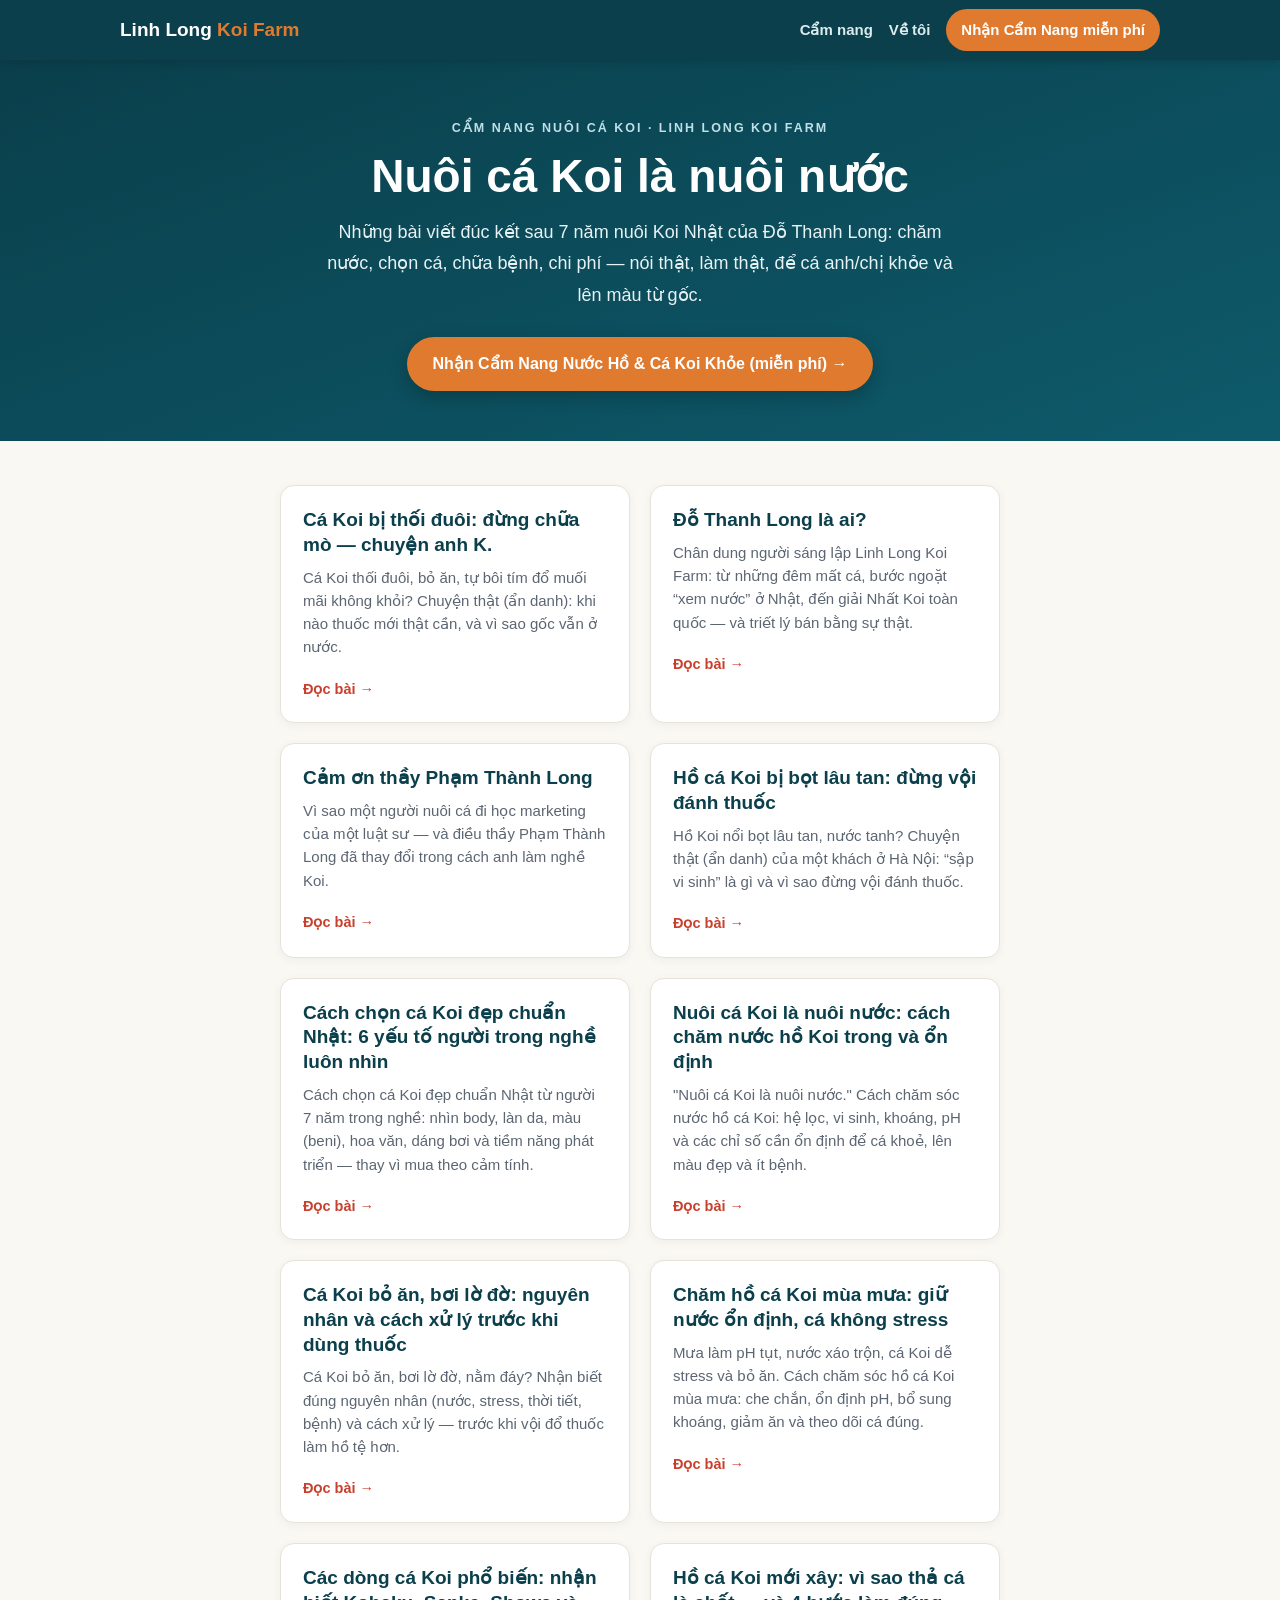
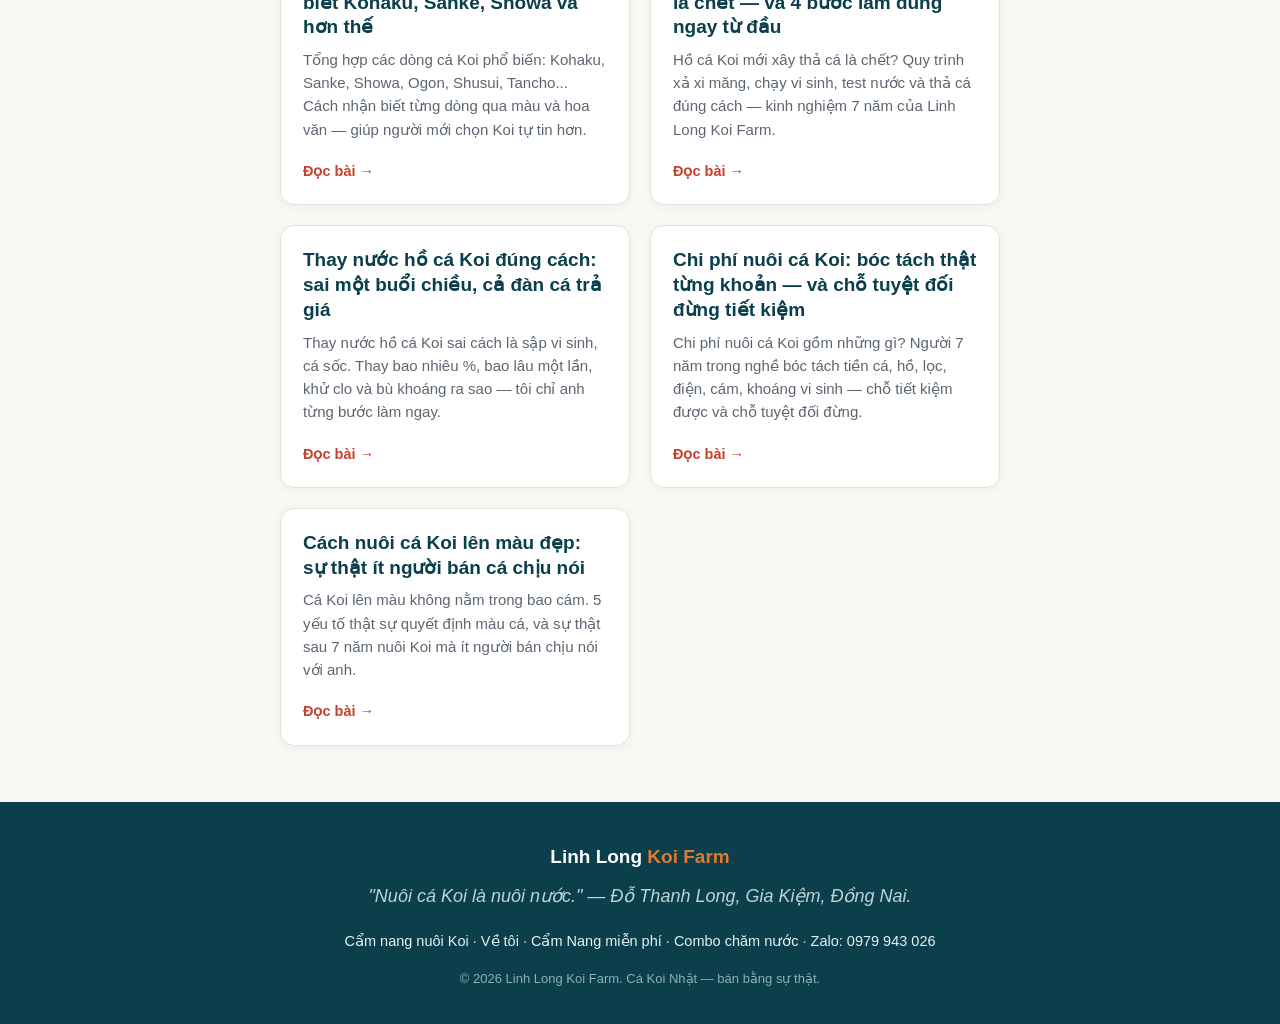
<file: index.html>
<!DOCTYPE html>
<html lang="vi">
<head>
<meta charset="utf-8">
<meta name="viewport" content="width=device-width, initial-scale=1">
<title>Cẩm nang nuôi cá Koi | Linh Long Koi Farm</title>
<meta name="description" content="Cẩm nang nuôi cá Koi Nhật từ Linh Long Koi Farm: chăm nước hồ, chọn cá, cá bỏ ăn, thay nước, chi phí, lên màu — kinh nghiệm thật 7 năm nghề.">
<link rel="canonical" href="https://longcakoi.com/">
<meta property="og:type" content="website">
<meta property="og:title" content="Cẩm nang nuôi cá Koi — Linh Long Koi Farm">
<meta property="og:description" content="Cẩm nang nuôi cá Koi Nhật từ Linh Long Koi Farm: chăm nước hồ, chọn cá, cá bỏ ăn, thay nước, chi phí, lên màu — kinh nghiệm thật 7 năm nghề.">
<meta property="og:url" content="https://longcakoi.com/">
<meta property="og:site_name" content="Linh Long Koi Farm">
<!-- Google Tag Manager -->
<script>(function(w,d,s,l,i){w[l]=w[l]||[];w[l].push({'gtm.start':
new Date().getTime(),event:'gtm.js'});var f=d.getElementsByTagName(s)[0],
j=d.createElement(s),dl=l!='dataLayer'?'&l='+l:'';j.async=true;j.src=
'https://www.googletagmanager.com/gtm.js?id='+i+dl;f.parentNode.insertBefore(j,f);
})(window,document,'script','dataLayer','GTM-P6BMZ3JT');</script>
<!-- End Google Tag Manager -->
<link rel="stylesheet" href="/assets/style.css">
</head>
<body class="home">
<noscript><iframe src="https://www.googletagmanager.com/ns.html?id=GTM-P6BMZ3JT" height="0" width="0" style="display:none;visibility:hidden"></iframe></noscript>
<header class="site-header"><div class="container">
  <a class="brand" href="/">Linh Long <span>Koi Farm</span></a>
  <nav class="nav">
    <a href="/">Cẩm nang</a>
    <a href="https://longdo1272101-arch.github.io/do-thanh-long/">Về tôi</a>
    <a class="btn" href="https://longdo1272101-arch.github.io/cam-nang-ca-koi/">Nhận Cẩm Nang miễn phí</a>
  </nav>
</div></header>

<section class="hero"><div class="container">
  <p class="eyebrow">Cẩm nang nuôi cá Koi · Linh Long Koi Farm</p>
  <h1>Nuôi cá Koi là nuôi nước</h1>
  <p class="lead">Những bài viết đúc kết sau 7 năm nuôi Koi Nhật của Đỗ Thanh Long: chăm nước, chọn cá, chữa bệnh, chi phí — nói thật, làm thật, để cá anh/chị khỏe và lên màu từ gốc.</p>
  <a class="cta-btn" href="https://longdo1272101-arch.github.io/cam-nang-ca-koi/">Nhận Cẩm Nang Nước Hồ &amp; Cá Koi Khỏe (miễn phí) →</a>
</div></section>
<main class="wrap">
  <div class="cards">
  <a class="card" href="/ca-koi-bi-thoi-duoi-chuyen-anh-k/">
    <h2>Cá Koi bị thối đuôi: đừng chữa mò — chuyện anh K.</h2>
    <p>Cá Koi thối đuôi, bỏ ăn, tự bôi tím đổ muối mãi không khỏi? Chuyện thật (ẩn danh): khi nào thuốc mới thật cần, và vì sao gốc vẫn ở nước.</p>
    <span class="more">Đọc bài →</span>
  </a>
  <a class="card" href="/do-thanh-long-la-ai/">
    <h2>Đỗ Thanh Long là ai?</h2>
    <p>Chân dung người sáng lập Linh Long Koi Farm: từ những đêm mất cá, bước ngoặt “xem nước” ở Nhật, đến giải Nhất Koi toàn quốc — và triết lý bán bằng sự thật.</p>
    <span class="more">Đọc bài →</span>
  </a>
  <a class="card" href="/cam-on-thay-pham-thanh-long/">
    <h2>Cảm ơn thầy Phạm Thành Long</h2>
    <p>Vì sao một người nuôi cá đi học marketing của một luật sư — và điều thầy Phạm Thành Long đã thay đổi trong cách anh làm nghề Koi.</p>
    <span class="more">Đọc bài →</span>
  </a>
  <a class="card" href="/ho-ca-koi-bi-bot-chuyen-anh-n/">
    <h2>Hồ cá Koi bị bọt lâu tan: đừng vội đánh thuốc</h2>
    <p>Hồ Koi nổi bọt lâu tan, nước tanh? Chuyện thật (ẩn danh) của một khách ở Hà Nội: “sập vi sinh” là gì và vì sao đừng vội đánh thuốc.</p>
    <span class="more">Đọc bài →</span>
  </a>
  <a class="card" href="/cach-chon-ca-koi-dep-chuan-nhat/">
    <h2>Cách chọn cá Koi đẹp chuẩn Nhật: 6 yếu tố người trong nghề luôn nhìn</h2>
    <p>Cách chọn cá Koi đẹp chuẩn Nhật từ người 7 năm trong nghề: nhìn body, làn da, màu (beni), hoa văn, dáng bơi và tiềm năng phát triển — thay vì mua theo cảm tính.</p>
    <span class="more">Đọc bài →</span>
  </a>
  <a class="card" href="/cach-cham-nuoc-ho-ca-koi/">
    <h2>Nuôi cá Koi là nuôi nước: cách chăm nước hồ Koi trong và ổn định</h2>
    <p>"Nuôi cá Koi là nuôi nước." Cách chăm sóc nước hồ cá Koi: hệ lọc, vi sinh, khoáng, pH và các chỉ số cần ổn định để cá khoẻ, lên màu đẹp và ít bệnh.</p>
    <span class="more">Đọc bài →</span>
  </a>
  <a class="card" href="/ca-koi-bo-an-boi-lo-do/">
    <h2>Cá Koi bỏ ăn, bơi lờ đờ: nguyên nhân và cách xử lý trước khi dùng thuốc</h2>
    <p>Cá Koi bỏ ăn, bơi lờ đờ, nằm đáy? Nhận biết đúng nguyên nhân (nước, stress, thời tiết, bệnh) và cách xử lý — trước khi vội đổ thuốc làm hồ tệ hơn.</p>
    <span class="more">Đọc bài →</span>
  </a>
  <a class="card" href="/cham-soc-ho-ca-koi-mua-mua/">
    <h2>Chăm hồ cá Koi mùa mưa: giữ nước ổn định, cá không stress</h2>
    <p>Mưa làm pH tụt, nước xáo trộn, cá Koi dễ stress và bỏ ăn. Cách chăm sóc hồ cá Koi mùa mưa: che chắn, ổn định pH, bổ sung khoáng, giảm ăn và theo dõi cá đúng.</p>
    <span class="more">Đọc bài →</span>
  </a>
  <a class="card" href="/cac-dong-ca-koi-pho-bien/">
    <h2>Các dòng cá Koi phổ biến: nhận biết Kohaku, Sanke, Showa và hơn thế</h2>
    <p>Tổng hợp các dòng cá Koi phổ biến: Kohaku, Sanke, Showa, Ogon, Shusui, Tancho... Cách nhận biết từng dòng qua màu và hoa văn — giúp người mới chọn Koi tự tin hơn.</p>
    <span class="more">Đọc bài →</span>
  </a>
  <a class="card" href="/xu-ly-ho-ca-koi-moi-xay/">
    <h2>Hồ cá Koi mới xây: vì sao thả cá là chết — và 4 bước làm đúng ngay từ đầu</h2>
    <p>Hồ cá Koi mới xây thả cá là chết? Quy trình xả xi măng, chạy vi sinh, test nước và thả cá đúng cách — kinh nghiệm 7 năm của Linh Long Koi Farm.</p>
    <span class="more">Đọc bài →</span>
  </a>
  <a class="card" href="/thay-nuoc-ho-ca-koi-dung-cach/">
    <h2>Thay nước hồ cá Koi đúng cách: sai một buổi chiều, cả đàn cá trả giá</h2>
    <p>Thay nước hồ cá Koi sai cách là sập vi sinh, cá sốc. Thay bao nhiêu %, bao lâu một lần, khử clo và bù khoáng ra sao — tôi chỉ anh từng bước làm ngay.</p>
    <span class="more">Đọc bài →</span>
  </a>
  <a class="card" href="/chi-phi-nuoi-ca-koi/">
    <h2>Chi phí nuôi cá Koi: bóc tách thật từng khoản — và chỗ tuyệt đối đừng tiết kiệm</h2>
    <p>Chi phí nuôi cá Koi gồm những gì? Người 7 năm trong nghề bóc tách tiền cá, hồ, lọc, điện, cám, khoáng vi sinh — chỗ tiết kiệm được và chỗ tuyệt đối đừng.</p>
    <span class="more">Đọc bài →</span>
  </a>
  <a class="card" href="/cach-nuoi-ca-koi-len-mau/">
    <h2>Cách nuôi cá Koi lên màu đẹp: sự thật ít người bán cá chịu nói</h2>
    <p>Cá Koi lên màu không nằm trong bao cám. 5 yếu tố thật sự quyết định màu cá, và sự thật sau 7 năm nuôi Koi mà ít người bán chịu nói với anh.</p>
    <span class="more">Đọc bài →</span>
  </a>
  </div>
</main>

<footer class="site-footer"><div class="container">
  <div class="f-brand">Linh Long <span>Koi Farm</span></div>
  <p class="f-tag">"Nuôi cá Koi là nuôi nước." — Đỗ Thanh Long, Gia Kiệm, Đồng Nai.</p>
  <p class="f-links">
    <a href="/">Cẩm nang nuôi Koi</a> ·
    <a href="https://longdo1272101-arch.github.io/do-thanh-long/">Về tôi</a> ·
    <a href="https://longdo1272101-arch.github.io/cam-nang-ca-koi/">Cẩm Nang miễn phí</a> ·
    <a href="https://longdo1272101-arch.github.io/combo-eleven-koi/">Combo chăm nước</a> ·
    <a href="https://zalo.me/0979943026">Zalo: 0979 943 026</a>
  </p>
  <p class="f-copy">© 2026 Linh Long Koi Farm. Cá Koi Nhật — bán bằng sự thật.</p>
</div></footer>

</body>
</html>
</file>
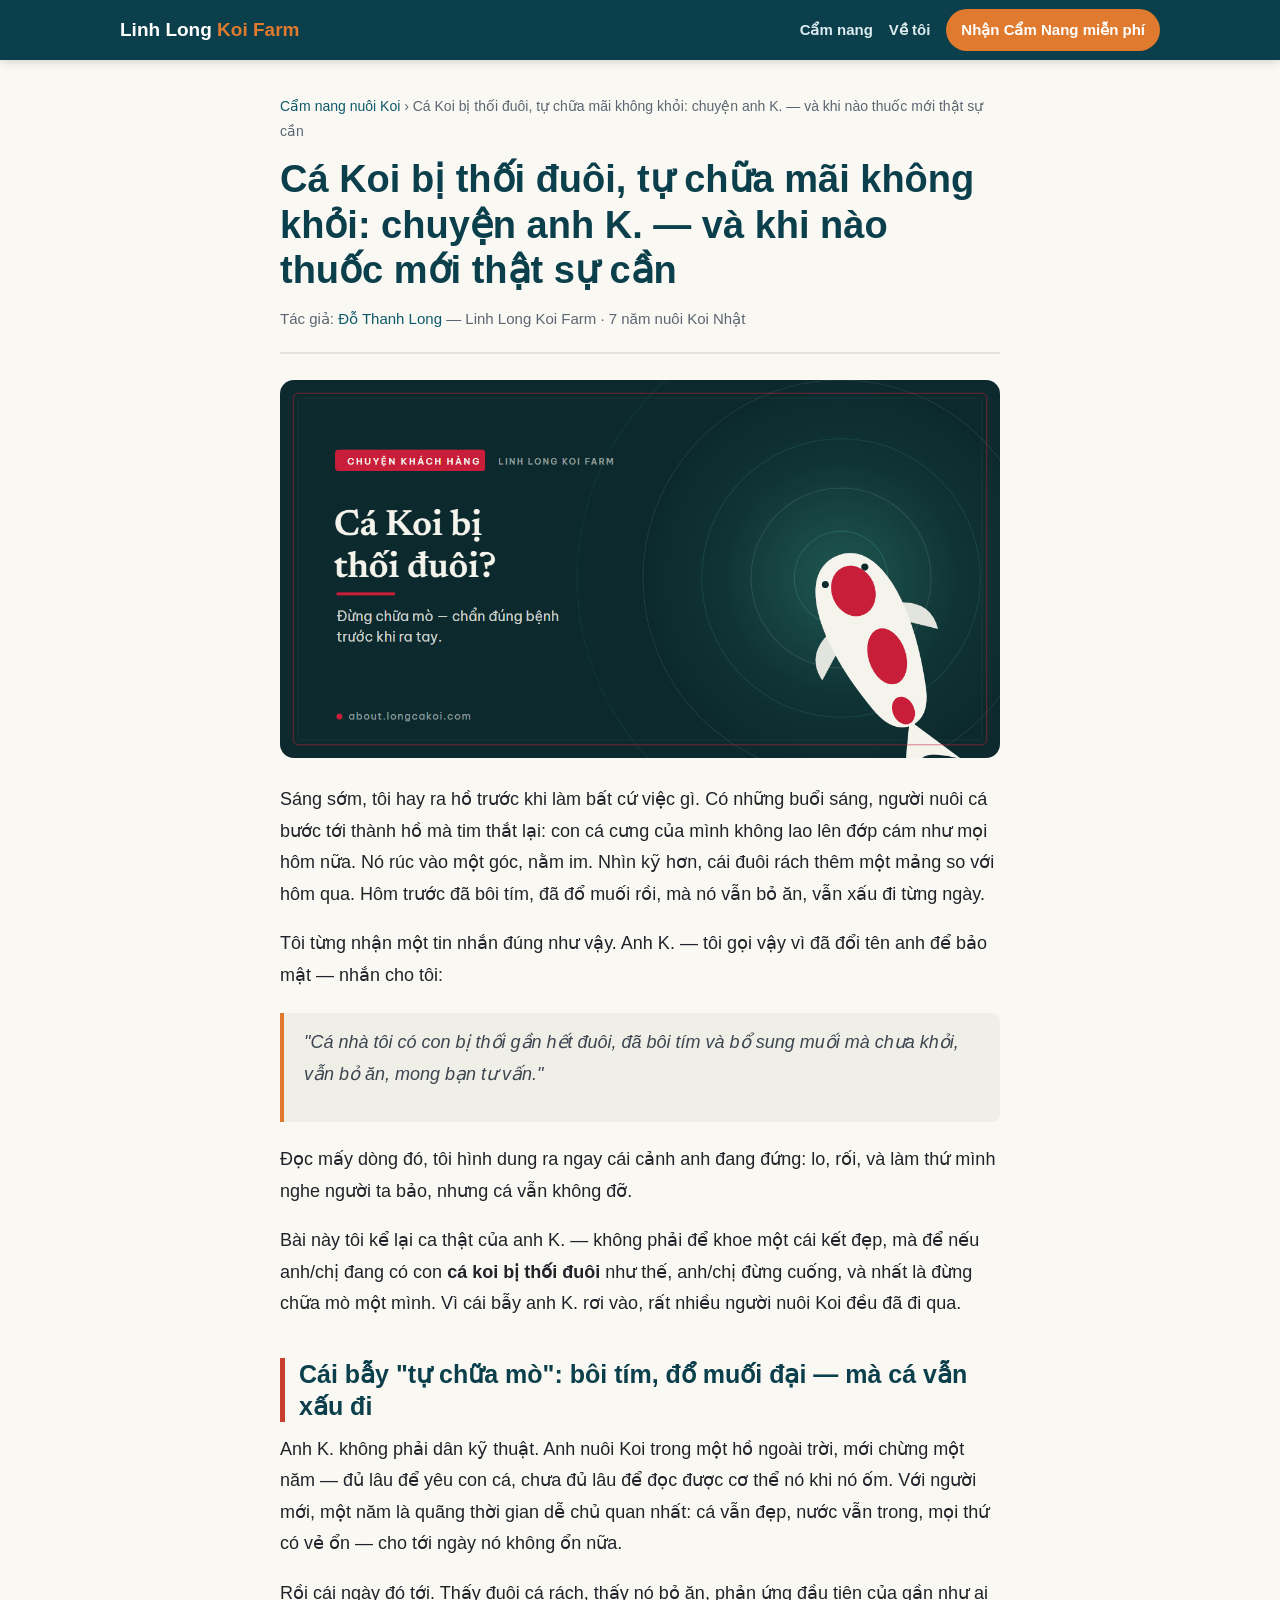
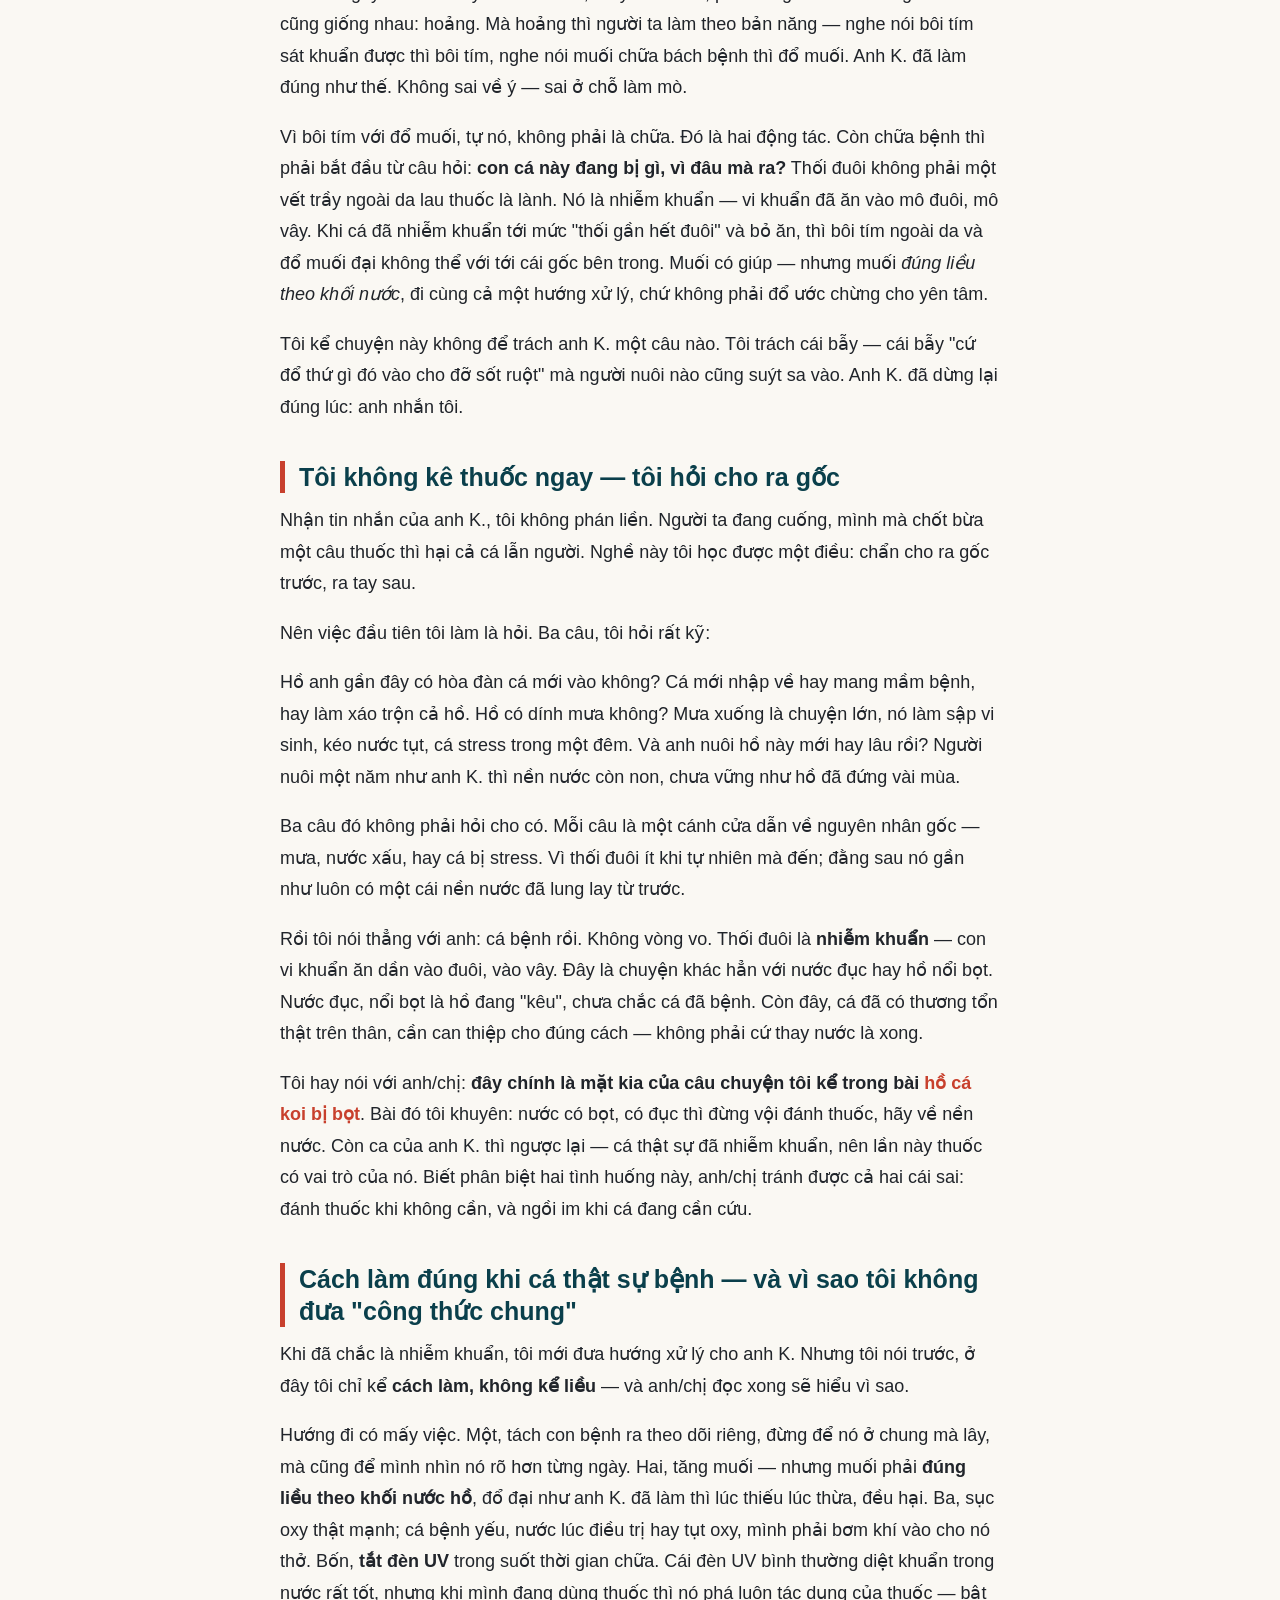
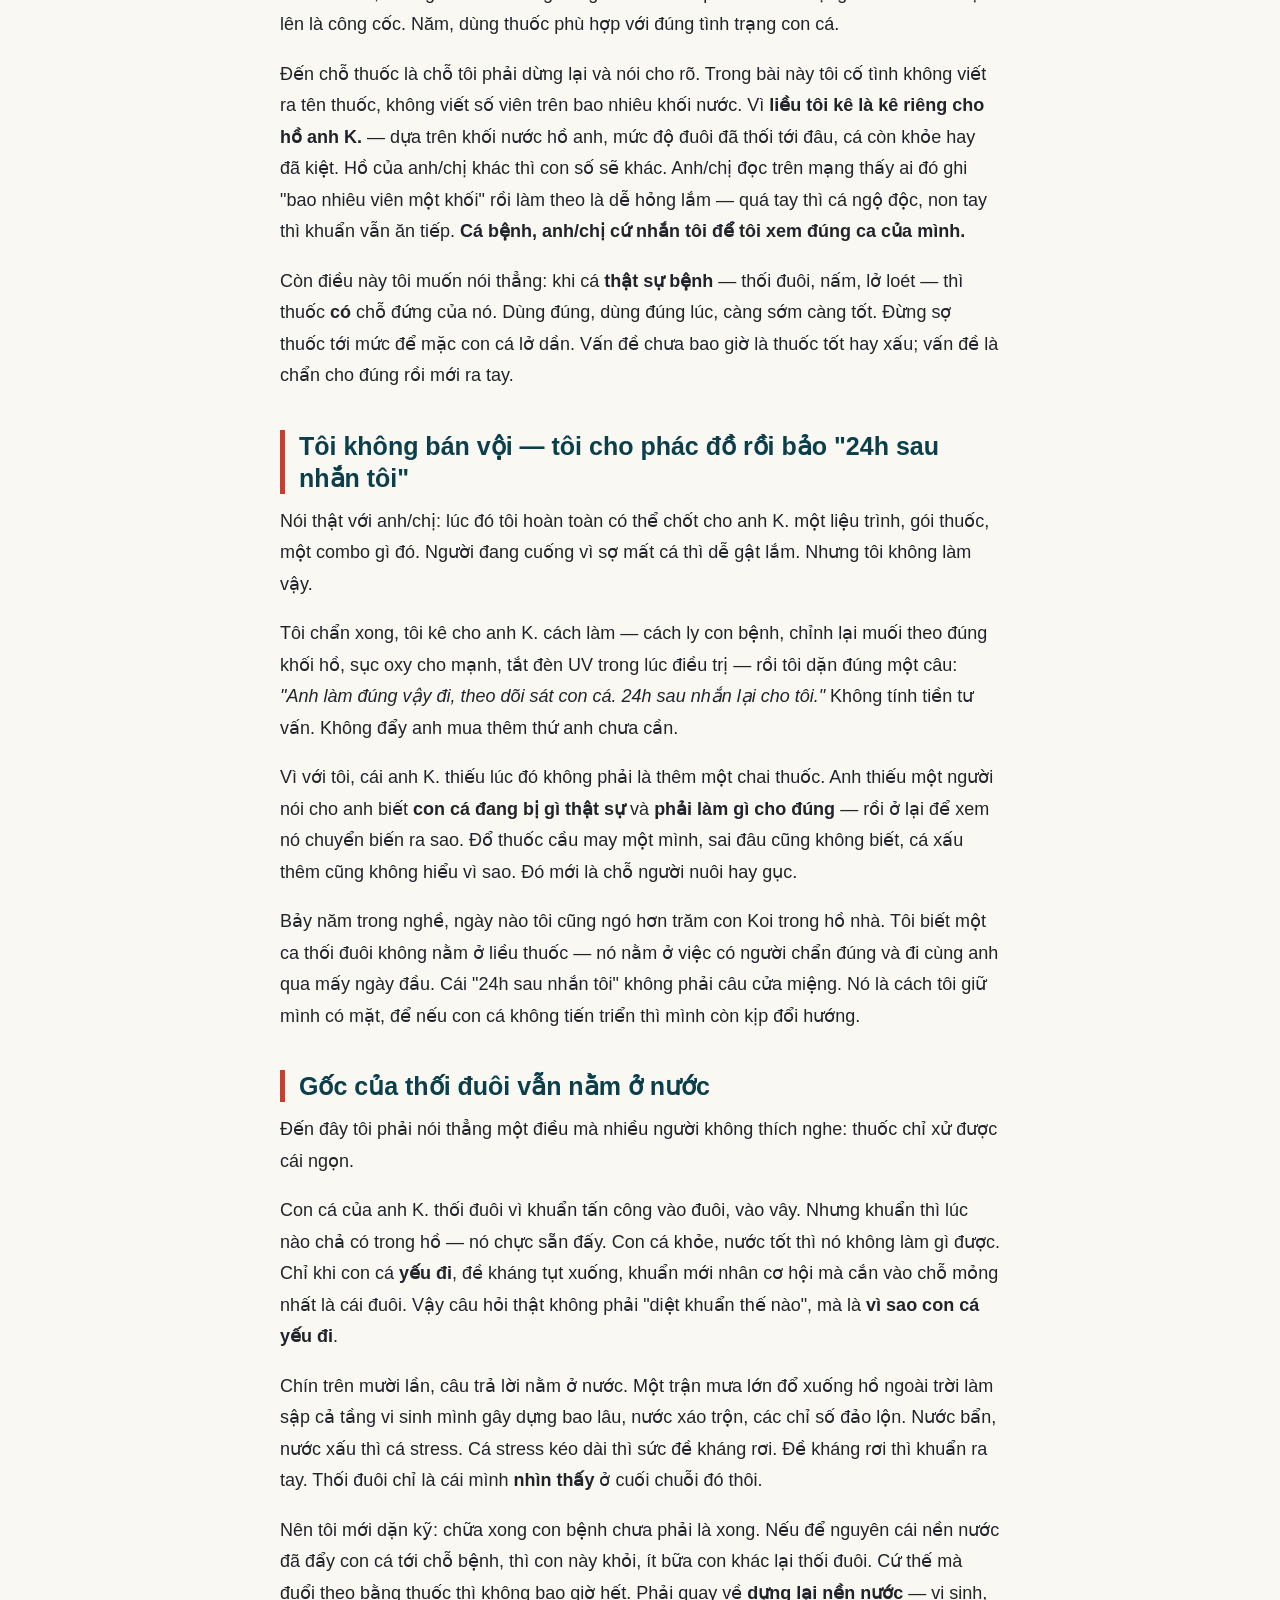
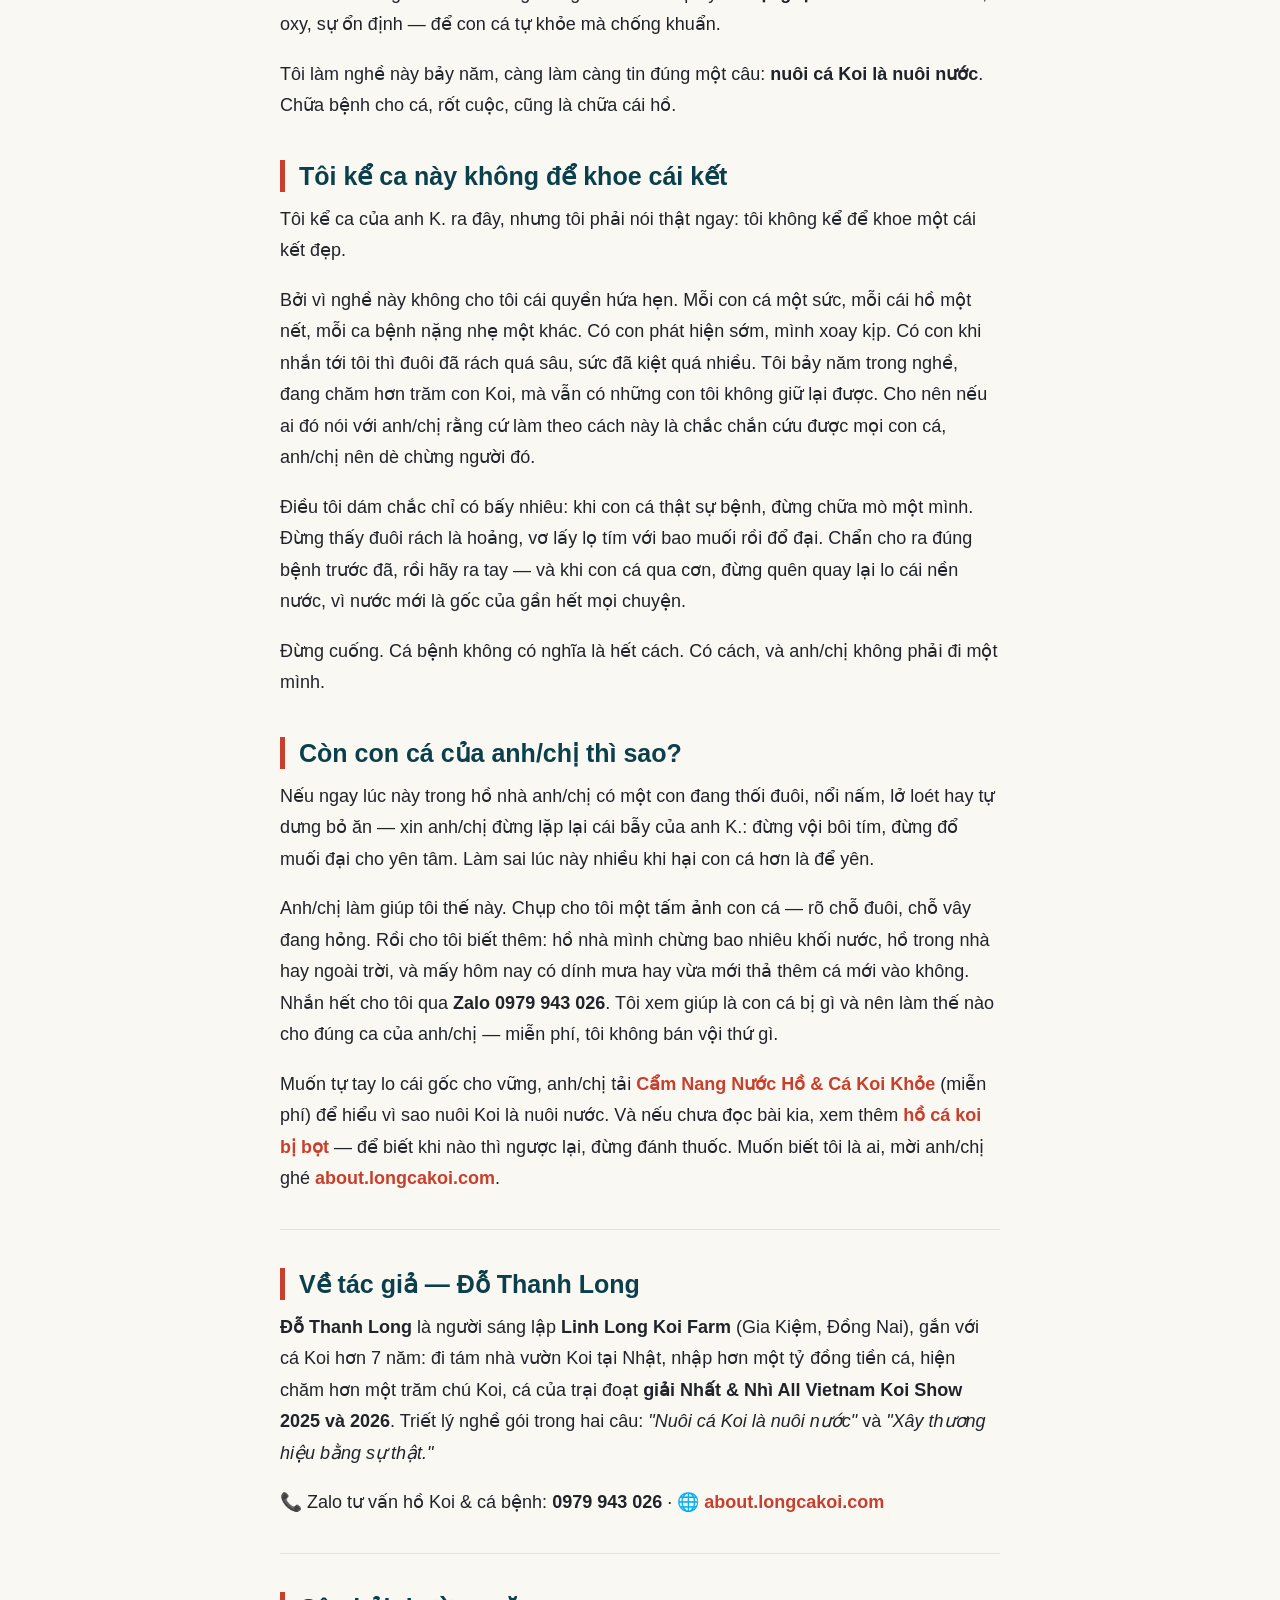
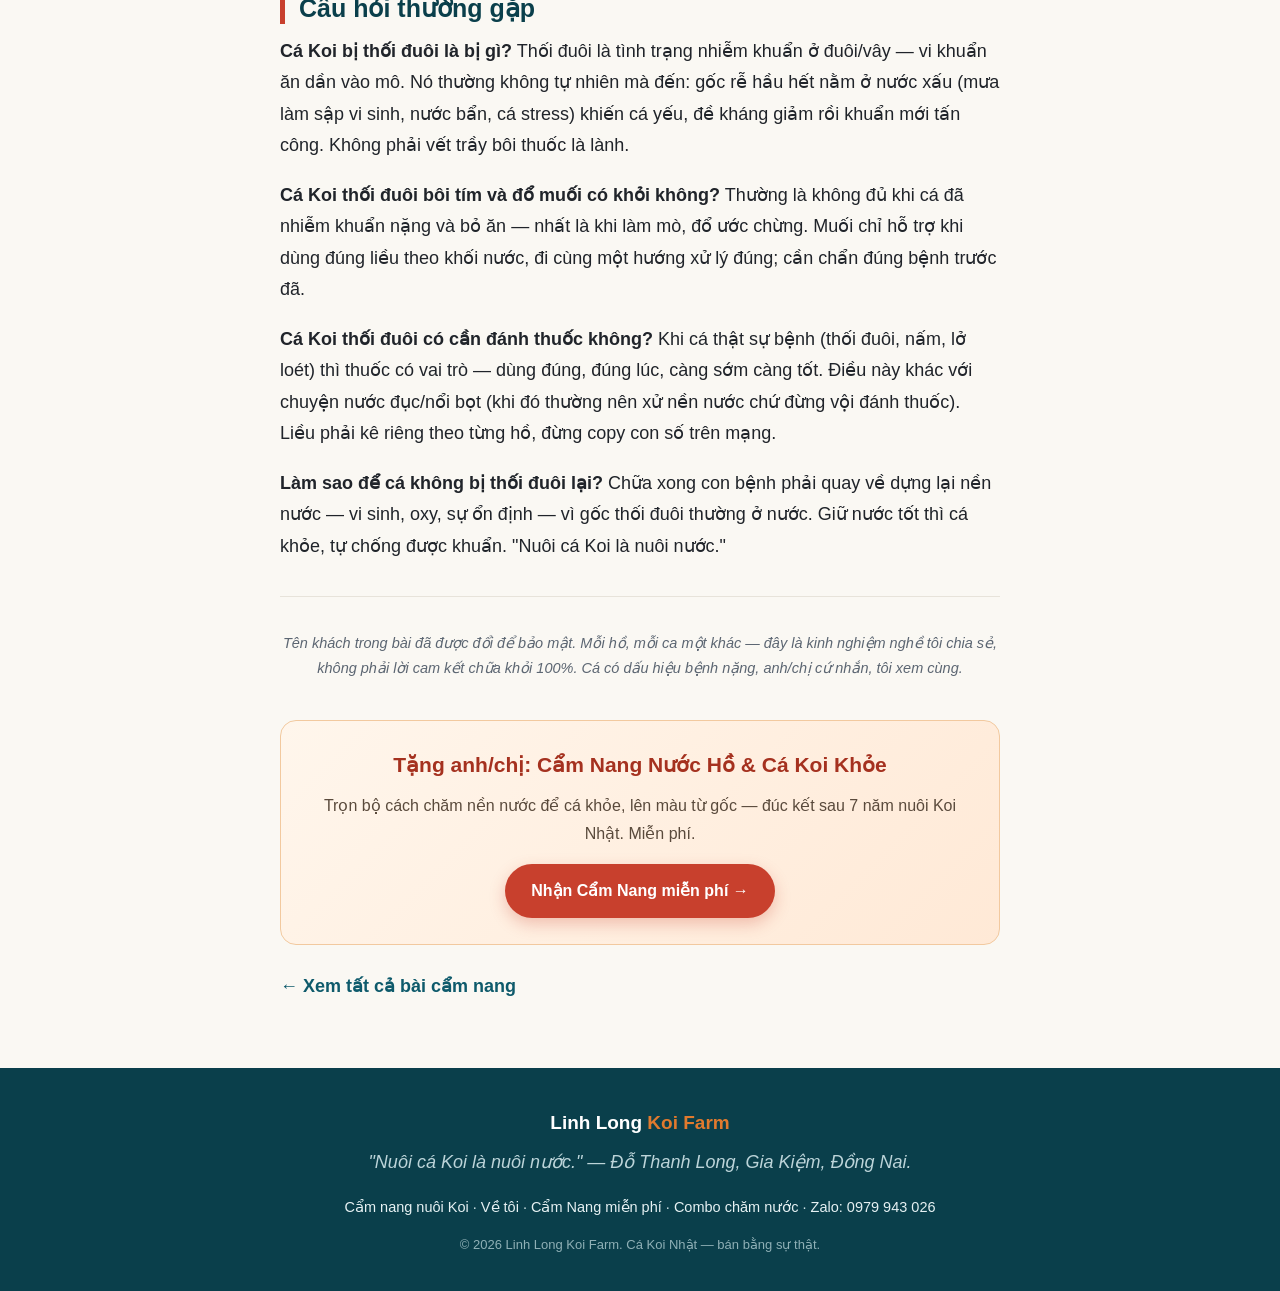
<file: ca-koi-bi-thoi-duoi-chuyen-anh-k/index.html>
<!DOCTYPE html>
<html lang="vi">
<head>
<meta charset="utf-8">
<meta name="viewport" content="width=device-width, initial-scale=1">
<title>Cá Koi bị thối đuôi, tự chữa mãi không khỏi: chuyện anh K. — và khi nào thuốc mới thật sự cần | Linh Long Koi Farm</title>
<meta name="description" content="Cá Koi bị thối đuôi, bỏ ăn, tự bôi tím đổ muối mãi không khỏi? Chuyện thật (đã ẩn danh) của anh K.: vì sao tự chữa mò thất bại, khi nào thuốc mới thật cần, và vì sao gốc vẫn ở nước.">
<link rel="canonical" href="https://longcakoi.com/ca-koi-bi-thoi-duoi-chuyen-anh-k/">
<meta property="og:type" content="article">
<meta property="og:title" content="Cá Koi bị thối đuôi, tự chữa mãi không khỏi: chuyện anh K. — và khi nào thuốc mới thật sự cần">
<meta property="og:description" content="Cá Koi bị thối đuôi, bỏ ăn, tự bôi tím đổ muối mãi không khỏi? Chuyện thật (đã ẩn danh) của anh K.: vì sao tự chữa mò thất bại, khi nào thuốc mới thật cần, và vì sao gốc vẫn ở nước.">
<meta property="og:url" content="https://longcakoi.com/ca-koi-bi-thoi-duoi-chuyen-anh-k/">
<meta property="og:image" content="https://longcakoi.com/assets/chan-dung/bia-ca-koi-thoi-duoi.png">
<meta property="og:site_name" content="Linh Long Koi Farm">
<!-- Google Tag Manager -->
<script>(function(w,d,s,l,i){w[l]=w[l]||[];w[l].push({'gtm.start':
new Date().getTime(),event:'gtm.js'});var f=d.getElementsByTagName(s)[0],
j=d.createElement(s),dl=l!='dataLayer'?'&l='+l:'';j.async=true;j.src=
'https://www.googletagmanager.com/gtm.js?id='+i+dl;f.parentNode.insertBefore(j,f);
})(window,document,'script','dataLayer','GTM-P6BMZ3JT');</script>
<!-- End Google Tag Manager -->
<link rel="stylesheet" href="/assets/style.css">
</head>
<body>
<noscript><iframe src="https://www.googletagmanager.com/ns.html?id=GTM-P6BMZ3JT" height="0" width="0" style="display:none;visibility:hidden"></iframe></noscript>
<header class="site-header"><div class="container">
  <a class="brand" href="/">Linh Long <span>Koi Farm</span></a>
  <nav class="nav">
    <a href="/">Cẩm nang</a>
    <a href="https://longdo1272101-arch.github.io/do-thanh-long/">Về tôi</a>
    <a class="btn" href="https://longdo1272101-arch.github.io/cam-nang-ca-koi/">Nhận Cẩm Nang miễn phí</a>
  </nav>
</div></header>

<main class="wrap">
<article class="post">
  <p class="crumbs"><a href="/">Cẩm nang nuôi Koi</a> › <span>Cá Koi bị thối đuôi, tự chữa mãi không khỏi: chuyện anh K. — và khi nào thuốc mới thật sự cần</span></p>
  <h1>Cá Koi bị thối đuôi, tự chữa mãi không khỏi: chuyện anh K. — và khi nào thuốc mới thật sự cần</h1>
  <p class="byline">Tác giả: <a href="https://longdo1272101-arch.github.io/do-thanh-long/">Đỗ Thanh Long</a> — Linh Long Koi Farm · 7 năm nuôi Koi Nhật</p>
  <img src="/assets/chan-dung/bia-ca-koi-thoi-duoi.png" alt="Cá Koi bị thối đuôi — Linh Long Koi Farm" style="width:100%;height:auto;border-radius:14px;margin:0 0 26px;display:block">
  <div class="post-body">
<p>Sáng sớm, tôi hay ra hồ trước khi làm bất cứ việc gì. Có những buổi sáng, người nuôi cá bước tới thành hồ mà tim thắt lại: con cá cưng của mình không lao lên đớp cám như mọi hôm nữa. Nó rúc vào một góc, nằm im. Nhìn kỹ hơn, cái đuôi rách thêm một mảng so với hôm qua. Hôm trước đã bôi tím, đã đổ muối rồi, mà nó vẫn bỏ ăn, vẫn xấu đi từng ngày.</p>
<p>Tôi từng nhận một tin nhắn đúng như vậy. Anh K. — tôi gọi vậy vì đã đổi tên anh để bảo mật — nhắn cho tôi:</p>
<blockquote><p><em>"Cá nhà tôi có con bị thối gần hết đuôi, đã bôi tím và bổ sung muối mà chưa khỏi, vẫn bỏ ăn, mong bạn tư vấn."</em></p></blockquote>
<p>Đọc mấy dòng đó, tôi hình dung ra ngay cái cảnh anh đang đứng: lo, rối, và làm thứ mình nghe người ta bảo, nhưng cá vẫn không đỡ.</p>
<p>Bài này tôi kể lại ca thật của anh K. — không phải để khoe một cái kết đẹp, mà để nếu anh/chị đang có con <strong>cá koi bị thối đuôi</strong> như thế, anh/chị đừng cuống, và nhất là đừng chữa mò một mình. Vì cái bẫy anh K. rơi vào, rất nhiều người nuôi Koi đều đã đi qua.</p>
<h2>Cái bẫy "tự chữa mò": bôi tím, đổ muối đại — mà cá vẫn xấu đi</h2>
<p>Anh K. không phải dân kỹ thuật. Anh nuôi Koi trong một hồ ngoài trời, mới chừng một năm — đủ lâu để yêu con cá, chưa đủ lâu để đọc được cơ thể nó khi nó ốm. Với người mới, một năm là quãng thời gian dễ chủ quan nhất: cá vẫn đẹp, nước vẫn trong, mọi thứ có vẻ ổn — cho tới ngày nó không ổn nữa.</p>
<p>Rồi cái ngày đó tới. Thấy đuôi cá rách, thấy nó bỏ ăn, phản ứng đầu tiên của gần như ai cũng giống nhau: hoảng. Mà hoảng thì người ta làm theo bản năng — nghe nói bôi tím sát khuẩn được thì bôi tím, nghe nói muối chữa bách bệnh thì đổ muối. Anh K. đã làm đúng như thế. Không sai về ý — sai ở chỗ làm mò.</p>
<p>Vì bôi tím với đổ muối, tự nó, không phải là chữa. Đó là hai động tác. Còn chữa bệnh thì phải bắt đầu từ câu hỏi: <strong>con cá này đang bị gì, vì đâu mà ra?</strong> Thối đuôi không phải một vết trầy ngoài da lau thuốc là lành. Nó là nhiễm khuẩn — vi khuẩn đã ăn vào mô đuôi, mô vây. Khi cá đã nhiễm khuẩn tới mức "thối gần hết đuôi" và bỏ ăn, thì bôi tím ngoài da và đổ muối đại không thể với tới cái gốc bên trong. Muối có giúp — nhưng muối <em>đúng liều theo khối nước</em>, đi cùng cả một hướng xử lý, chứ không phải đổ ước chừng cho yên tâm.</p>
<p>Tôi kể chuyện này không để trách anh K. một câu nào. Tôi trách cái bẫy — cái bẫy "cứ đổ thứ gì đó vào cho đỡ sốt ruột" mà người nuôi nào cũng suýt sa vào. Anh K. đã dừng lại đúng lúc: anh nhắn tôi.</p>
<h2>Tôi không kê thuốc ngay — tôi hỏi cho ra gốc</h2>
<p>Nhận tin nhắn của anh K., tôi không phán liền. Người ta đang cuống, mình mà chốt bừa một câu thuốc thì hại cả cá lẫn người. Nghề này tôi học được một điều: chẩn cho ra gốc trước, ra tay sau.</p>
<p>Nên việc đầu tiên tôi làm là hỏi. Ba câu, tôi hỏi rất kỹ:</p>
<p>Hồ anh gần đây có hòa đàn cá mới vào không? Cá mới nhập về hay mang mầm bệnh, hay làm xáo trộn cả hồ. Hồ có dính mưa không? Mưa xuống là chuyện lớn, nó làm sập vi sinh, kéo nước tụt, cá stress trong một đêm. Và anh nuôi hồ này mới hay lâu rồi? Người nuôi một năm như anh K. thì nền nước còn non, chưa vững như hồ đã đứng vài mùa.</p>
<p>Ba câu đó không phải hỏi cho có. Mỗi câu là một cánh cửa dẫn về nguyên nhân gốc — mưa, nước xấu, hay cá bị stress. Vì thối đuôi ít khi tự nhiên mà đến; đằng sau nó gần như luôn có một cái nền nước đã lung lay từ trước.</p>
<p>Rồi tôi nói thẳng với anh: cá bệnh rồi. Không vòng vo. Thối đuôi là <strong>nhiễm khuẩn</strong> — con vi khuẩn ăn dần vào đuôi, vào vây. Đây là chuyện khác hẳn với nước đục hay hồ nổi bọt. Nước đục, nổi bọt là hồ đang "kêu", chưa chắc cá đã bệnh. Còn đây, cá đã có thương tổn thật trên thân, cần can thiệp cho đúng cách — không phải cứ thay nước là xong.</p>
<p>Tôi hay nói với anh/chị: <strong>đây chính là mặt kia của câu chuyện tôi kể trong bài <a href="/ho-ca-koi-bi-bot-chuyen-anh-n/">hồ cá koi bị bọt</a></strong>. Bài đó tôi khuyên: nước có bọt, có đục thì đừng vội đánh thuốc, hãy về nền nước. Còn ca của anh K. thì ngược lại — cá thật sự đã nhiễm khuẩn, nên lần này thuốc có vai trò của nó. Biết phân biệt hai tình huống này, anh/chị tránh được cả hai cái sai: đánh thuốc khi không cần, và ngồi im khi cá đang cần cứu.</p>
<h2>Cách làm đúng khi cá thật sự bệnh — và vì sao tôi không đưa "công thức chung"</h2>
<p>Khi đã chắc là nhiễm khuẩn, tôi mới đưa hướng xử lý cho anh K. Nhưng tôi nói trước, ở đây tôi chỉ kể <strong>cách làm, không kể liều</strong> — và anh/chị đọc xong sẽ hiểu vì sao.</p>
<p>Hướng đi có mấy việc. Một, tách con bệnh ra theo dõi riêng, đừng để nó ở chung mà lây, mà cũng để mình nhìn nó rõ hơn từng ngày. Hai, tăng muối — nhưng muối phải <strong>đúng liều theo khối nước hồ</strong>, đổ đại như anh K. đã làm thì lúc thiếu lúc thừa, đều hại. Ba, sục oxy thật mạnh; cá bệnh yếu, nước lúc điều trị hay tụt oxy, mình phải bơm khí vào cho nó thở. Bốn, <strong>tắt đèn UV</strong> trong suốt thời gian chữa. Cái đèn UV bình thường diệt khuẩn trong nước rất tốt, nhưng khi mình đang dùng thuốc thì nó phá luôn tác dụng của thuốc — bật lên là công cốc. Năm, dùng thuốc phù hợp với đúng tình trạng con cá.</p>
<p>Đến chỗ thuốc là chỗ tôi phải dừng lại và nói cho rõ. Trong bài này tôi cố tình không viết ra tên thuốc, không viết số viên trên bao nhiêu khối nước. Vì <strong>liều tôi kê là kê riêng cho hồ anh K.</strong> — dựa trên khối nước hồ anh, mức độ đuôi đã thối tới đâu, cá còn khỏe hay đã kiệt. Hồ của anh/chị khác thì con số sẽ khác. Anh/chị đọc trên mạng thấy ai đó ghi "bao nhiêu viên một khối" rồi làm theo là dễ hỏng lắm — quá tay thì cá ngộ độc, non tay thì khuẩn vẫn ăn tiếp. <strong>Cá bệnh, anh/chị cứ nhắn tôi để tôi xem đúng ca của mình.</strong></p>
<p>Còn điều này tôi muốn nói thẳng: khi cá <strong>thật sự bệnh</strong> — thối đuôi, nấm, lở loét — thì thuốc <strong>có</strong> chỗ đứng của nó. Dùng đúng, dùng đúng lúc, càng sớm càng tốt. Đừng sợ thuốc tới mức để mặc con cá lở dần. Vấn đề chưa bao giờ là thuốc tốt hay xấu; vấn đề là chẩn cho đúng rồi mới ra tay.</p>
<h2>Tôi không bán vội — tôi cho phác đồ rồi bảo "24h sau nhắn tôi"</h2>
<p>Nói thật với anh/chị: lúc đó tôi hoàn toàn có thể chốt cho anh K. một liệu trình, gói thuốc, một combo gì đó. Người đang cuống vì sợ mất cá thì dễ gật lắm. Nhưng tôi không làm vậy.</p>
<p>Tôi chẩn xong, tôi kê cho anh K. cách làm — cách ly con bệnh, chỉnh lại muối theo đúng khối hồ, sục oxy cho mạnh, tắt đèn UV trong lúc điều trị — rồi tôi dặn đúng một câu: <em>"Anh làm đúng vậy đi, theo dõi sát con cá. 24h sau nhắn lại cho tôi."</em> Không tính tiền tư vấn. Không đẩy anh mua thêm thứ anh chưa cần.</p>
<p>Vì với tôi, cái anh K. thiếu lúc đó không phải là thêm một chai thuốc. Anh thiếu một người nói cho anh biết <strong>con cá đang bị gì thật sự</strong> và <strong>phải làm gì cho đúng</strong> — rồi ở lại để xem nó chuyển biến ra sao. Đổ thuốc cầu may một mình, sai đâu cũng không biết, cá xấu thêm cũng không hiểu vì sao. Đó mới là chỗ người nuôi hay gục.</p>
<p>Bảy năm trong nghề, ngày nào tôi cũng ngó hơn trăm con Koi trong hồ nhà. Tôi biết một ca thối đuôi không nằm ở liều thuốc — nó nằm ở việc có người chẩn đúng và đi cùng anh qua mấy ngày đầu. Cái "24h sau nhắn tôi" không phải câu cửa miệng. Nó là cách tôi giữ mình có mặt, để nếu con cá không tiến triển thì mình còn kịp đổi hướng.</p>
<h2>Gốc của thối đuôi vẫn nằm ở nước</h2>
<p>Đến đây tôi phải nói thẳng một điều mà nhiều người không thích nghe: thuốc chỉ xử được cái ngọn.</p>
<p>Con cá của anh K. thối đuôi vì khuẩn tấn công vào đuôi, vào vây. Nhưng khuẩn thì lúc nào chả có trong hồ — nó chực sẵn đấy. Con cá khỏe, nước tốt thì nó không làm gì được. Chỉ khi con cá <strong>yếu đi</strong>, đề kháng tụt xuống, khuẩn mới nhân cơ hội mà cắn vào chỗ mỏng nhất là cái đuôi. Vậy câu hỏi thật không phải "diệt khuẩn thế nào", mà là <strong>vì sao con cá yếu đi</strong>.</p>
<p>Chín trên mười lần, câu trả lời nằm ở nước. Một trận mưa lớn đổ xuống hồ ngoài trời làm sập cả tầng vi sinh mình gây dựng bao lâu, nước xáo trộn, các chỉ số đảo lộn. Nước bẩn, nước xấu thì cá stress. Cá stress kéo dài thì sức đề kháng rơi. Đề kháng rơi thì khuẩn ra tay. Thối đuôi chỉ là cái mình <strong>nhìn thấy</strong> ở cuối chuỗi đó thôi.</p>
<p>Nên tôi mới dặn kỹ: chữa xong con bệnh chưa phải là xong. Nếu để nguyên cái nền nước đã đẩy con cá tới chỗ bệnh, thì con này khỏi, ít bữa con khác lại thối đuôi. Cứ thế mà đuổi theo bằng thuốc thì không bao giờ hết. Phải quay về <strong>dựng lại nền nước</strong> — vi sinh, oxy, sự ổn định — để con cá tự khỏe mà chống khuẩn.</p>
<p>Tôi làm nghề này bảy năm, càng làm càng tin đúng một câu: <strong>nuôi cá Koi là nuôi nước</strong>. Chữa bệnh cho cá, rốt cuộc, cũng là chữa cái hồ.</p>
<h2>Tôi kể ca này không để khoe cái kết</h2>
<p>Tôi kể ca của anh K. ra đây, nhưng tôi phải nói thật ngay: tôi không kể để khoe một cái kết đẹp.</p>
<p>Bởi vì nghề này không cho tôi cái quyền hứa hẹn. Mỗi con cá một sức, mỗi cái hồ một nết, mỗi ca bệnh nặng nhẹ một khác. Có con phát hiện sớm, mình xoay kịp. Có con khi nhắn tới tôi thì đuôi đã rách quá sâu, sức đã kiệt quá nhiều. Tôi bảy năm trong nghề, đang chăm hơn trăm con Koi, mà vẫn có những con tôi không giữ lại được. Cho nên nếu ai đó nói với anh/chị rằng cứ làm theo cách này là chắc chắn cứu được mọi con cá, anh/chị nên dè chừng người đó.</p>
<p>Điều tôi dám chắc chỉ có bấy nhiêu: khi con cá thật sự bệnh, đừng chữa mò một mình. Đừng thấy đuôi rách là hoảng, vơ lấy lọ tím với bao muối rồi đổ đại. Chẩn cho ra đúng bệnh trước đã, rồi hãy ra tay — và khi con cá qua cơn, đừng quên quay lại lo cái nền nước, vì nước mới là gốc của gần hết mọi chuyện.</p>
<p>Đừng cuống. Cá bệnh không có nghĩa là hết cách. Có cách, và anh/chị không phải đi một mình.</p>
<h2>Còn con cá của anh/chị thì sao?</h2>
<p>Nếu ngay lúc này trong hồ nhà anh/chị có một con đang thối đuôi, nổi nấm, lở loét hay tự dưng bỏ ăn — xin anh/chị đừng lặp lại cái bẫy của anh K.: đừng vội bôi tím, đừng đổ muối đại cho yên tâm. Làm sai lúc này nhiều khi hại con cá hơn là để yên.</p>
<p>Anh/chị làm giúp tôi thế này. Chụp cho tôi một tấm ảnh con cá — rõ chỗ đuôi, chỗ vây đang hỏng. Rồi cho tôi biết thêm: hồ nhà mình chừng bao nhiêu khối nước, hồ trong nhà hay ngoài trời, và mấy hôm nay có dính mưa hay vừa mới thả thêm cá mới vào không. Nhắn hết cho tôi qua <strong>Zalo 0979 943 026</strong>. Tôi xem giúp là con cá bị gì và nên làm thế nào cho đúng ca của anh/chị — miễn phí, tôi không bán vội thứ gì.</p>
<p>Muốn tự tay lo cái gốc cho vững, anh/chị tải <a href="https://longdo1272101-arch.github.io/cam-nang-ca-koi/">Cẩm Nang Nước Hồ &amp; Cá Koi Khỏe</a> (miễn phí) để hiểu vì sao nuôi Koi là nuôi nước. Và nếu chưa đọc bài kia, xem thêm <a href="/ho-ca-koi-bi-bot-chuyen-anh-n/">hồ cá koi bị bọt</a> — để biết khi nào thì ngược lại, đừng đánh thuốc. Muốn biết tôi là ai, mời anh/chị ghé <a href="https://about.longcakoi.com">about.longcakoi.com</a>.</p>
<hr style="border:none;border-top:1px solid var(--line);margin:34px 0">
<h2>Về tác giả — Đỗ Thanh Long</h2>
<p><strong>Đỗ Thanh Long</strong> là người sáng lập <strong>Linh Long Koi Farm</strong> (Gia Kiệm, Đồng Nai), gắn với cá Koi hơn 7 năm: đi tám nhà vườn Koi tại Nhật, nhập hơn một tỷ đồng tiền cá, hiện chăm hơn một trăm chú Koi, cá của trại đoạt <strong>giải Nhất &amp; Nhì All Vietnam Koi Show 2025 và 2026</strong>. Triết lý nghề gói trong hai câu: <em>"Nuôi cá Koi là nuôi nước"</em> và <em>"Xây thương hiệu bằng sự thật."</em></p>
<p>📞 Zalo tư vấn hồ Koi &amp; cá bệnh: <strong>0979 943 026</strong> · 🌐 <a href="https://about.longcakoi.com">about.longcakoi.com</a></p>
<hr style="border:none;border-top:1px solid var(--line);margin:34px 0">
<h2>Câu hỏi thường gặp</h2>
<p><strong>Cá Koi bị thối đuôi là bị gì?</strong>
Thối đuôi là tình trạng nhiễm khuẩn ở đuôi/vây — vi khuẩn ăn dần vào mô. Nó thường không tự nhiên mà đến: gốc rễ hầu hết nằm ở nước xấu (mưa làm sập vi sinh, nước bẩn, cá stress) khiến cá yếu, đề kháng giảm rồi khuẩn mới tấn công. Không phải vết trầy bôi thuốc là lành.</p>
<p><strong>Cá Koi thối đuôi bôi tím và đổ muối có khỏi không?</strong>
Thường là không đủ khi cá đã nhiễm khuẩn nặng và bỏ ăn — nhất là khi làm mò, đổ ước chừng. Muối chỉ hỗ trợ khi dùng đúng liều theo khối nước, đi cùng một hướng xử lý đúng; cần chẩn đúng bệnh trước đã.</p>
<p><strong>Cá Koi thối đuôi có cần đánh thuốc không?</strong>
Khi cá thật sự bệnh (thối đuôi, nấm, lở loét) thì thuốc có vai trò — dùng đúng, đúng lúc, càng sớm càng tốt. Điều này khác với chuyện nước đục/nổi bọt (khi đó thường nên xử nền nước chứ đừng vội đánh thuốc). Liều phải kê riêng theo từng hồ, đừng copy con số trên mạng.</p>
<p><strong>Làm sao để cá không bị thối đuôi lại?</strong>
Chữa xong con bệnh phải quay về dựng lại nền nước — vi sinh, oxy, sự ổn định — vì gốc thối đuôi thường ở nước. Giữ nước tốt thì cá khỏe, tự chống được khuẩn. "Nuôi cá Koi là nuôi nước."</p>
<hr style="border:none;border-top:1px solid var(--line);margin:34px 0">
<p style="text-align:center;color:var(--muted);font-size:14.5px;margin:0 0 22px"><em>Tên khách trong bài đã được đổi để bảo mật. Mỗi hồ, mỗi ca một khác — đây là kinh nghiệm nghề tôi chia sẻ, không phải lời cam kết chữa khỏi 100%. Cá có dấu hiệu bệnh nặng, anh/chị cứ nhắn, tôi xem cùng.</em></p>
  </div>
<aside class="cta-box">
  <h3>Tặng anh/chị: Cẩm Nang Nước Hồ &amp; Cá Koi Khỏe</h3>
  <p>Trọn bộ cách chăm nền nước để cá khỏe, lên màu từ gốc — đúc kết sau 7 năm nuôi Koi Nhật. Miễn phí.</p>
  <a class="cta-btn" href="https://longdo1272101-arch.github.io/cam-nang-ca-koi/">Nhận Cẩm Nang miễn phí →</a>
</aside>
  <p class="back"><a href="/">← Xem tất cả bài cẩm nang</a></p>
</article>
</main>

<footer class="site-footer"><div class="container">
  <div class="f-brand">Linh Long <span>Koi Farm</span></div>
  <p class="f-tag">"Nuôi cá Koi là nuôi nước." — Đỗ Thanh Long, Gia Kiệm, Đồng Nai.</p>
  <p class="f-links">
    <a href="/">Cẩm nang nuôi Koi</a> ·
    <a href="https://longdo1272101-arch.github.io/do-thanh-long/">Về tôi</a> ·
    <a href="https://longdo1272101-arch.github.io/cam-nang-ca-koi/">Cẩm Nang miễn phí</a> ·
    <a href="https://longdo1272101-arch.github.io/combo-eleven-koi/">Combo chăm nước</a> ·
    <a href="https://zalo.me/0979943026">Zalo: 0979 943 026</a>
  </p>
  <p class="f-copy">© 2026 Linh Long Koi Farm. Cá Koi Nhật — bán bằng sự thật.</p>
</div></footer>

</body>
</html>
</file>
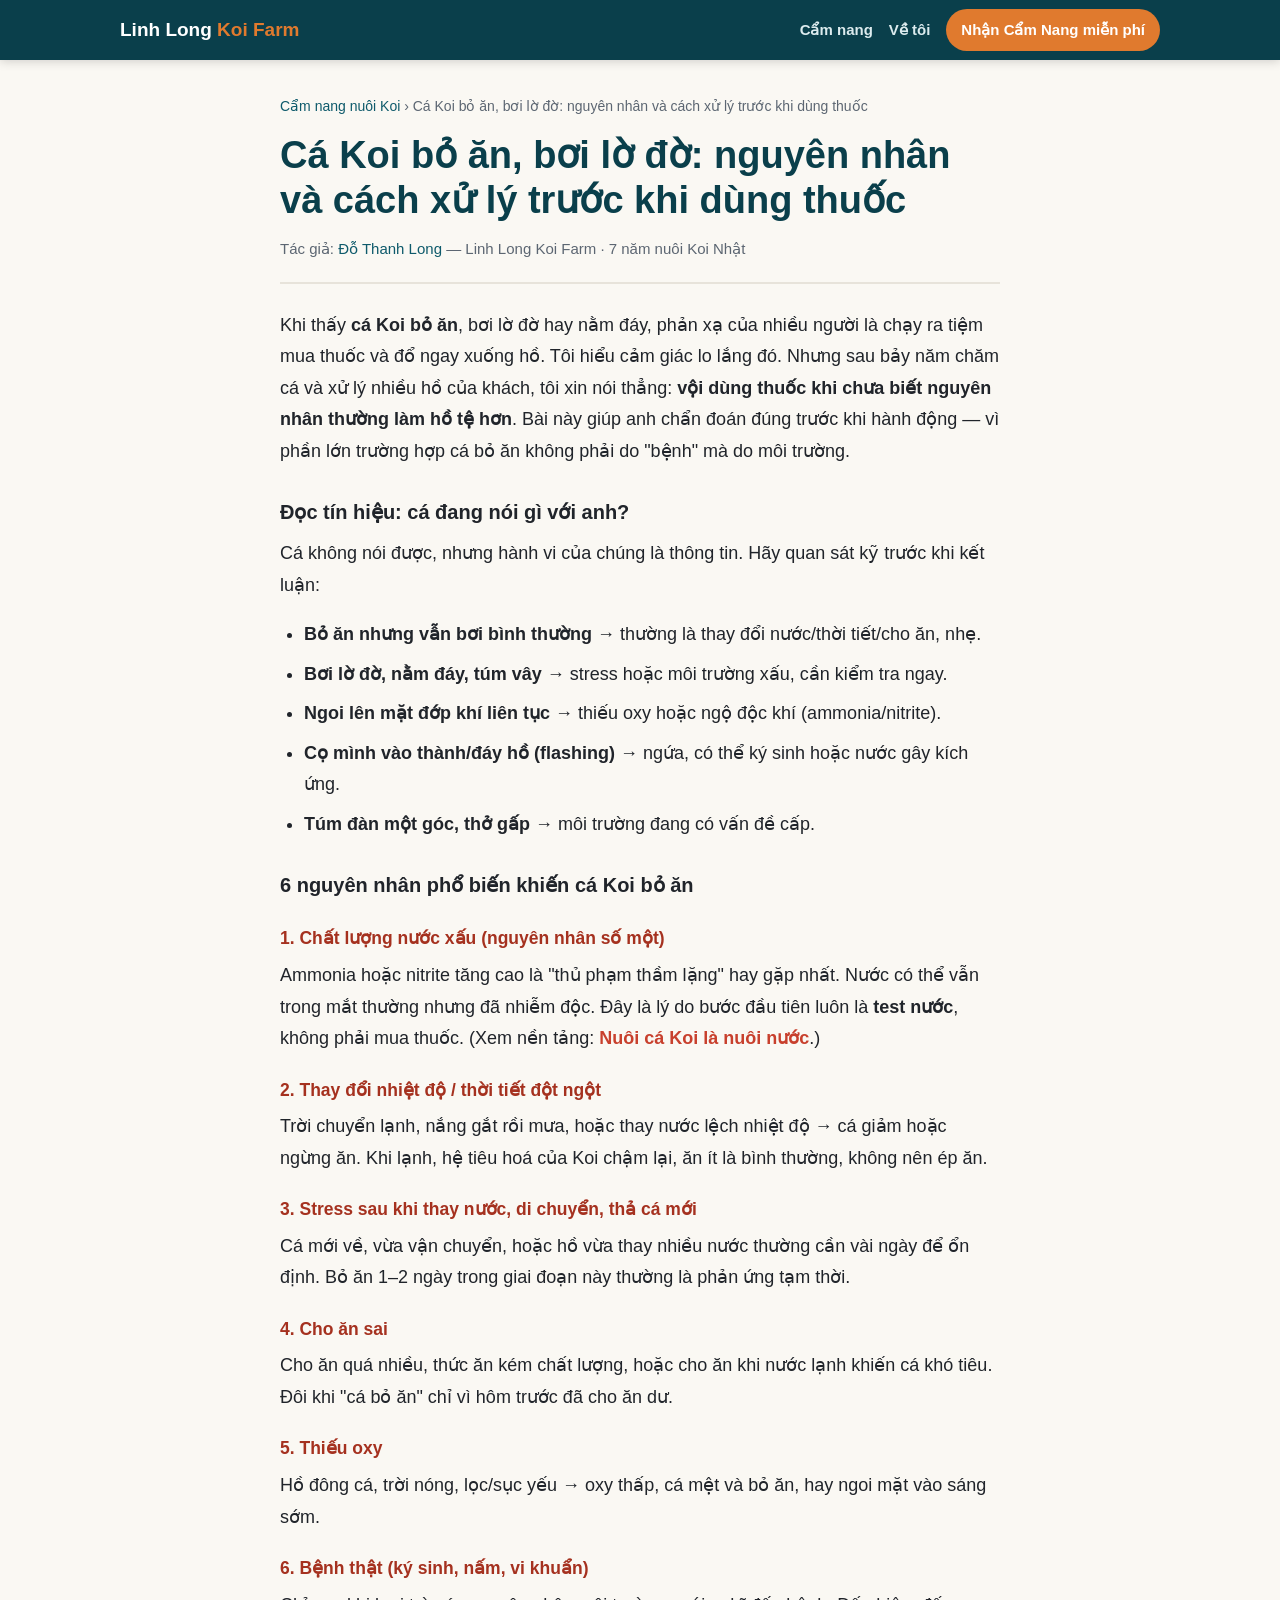
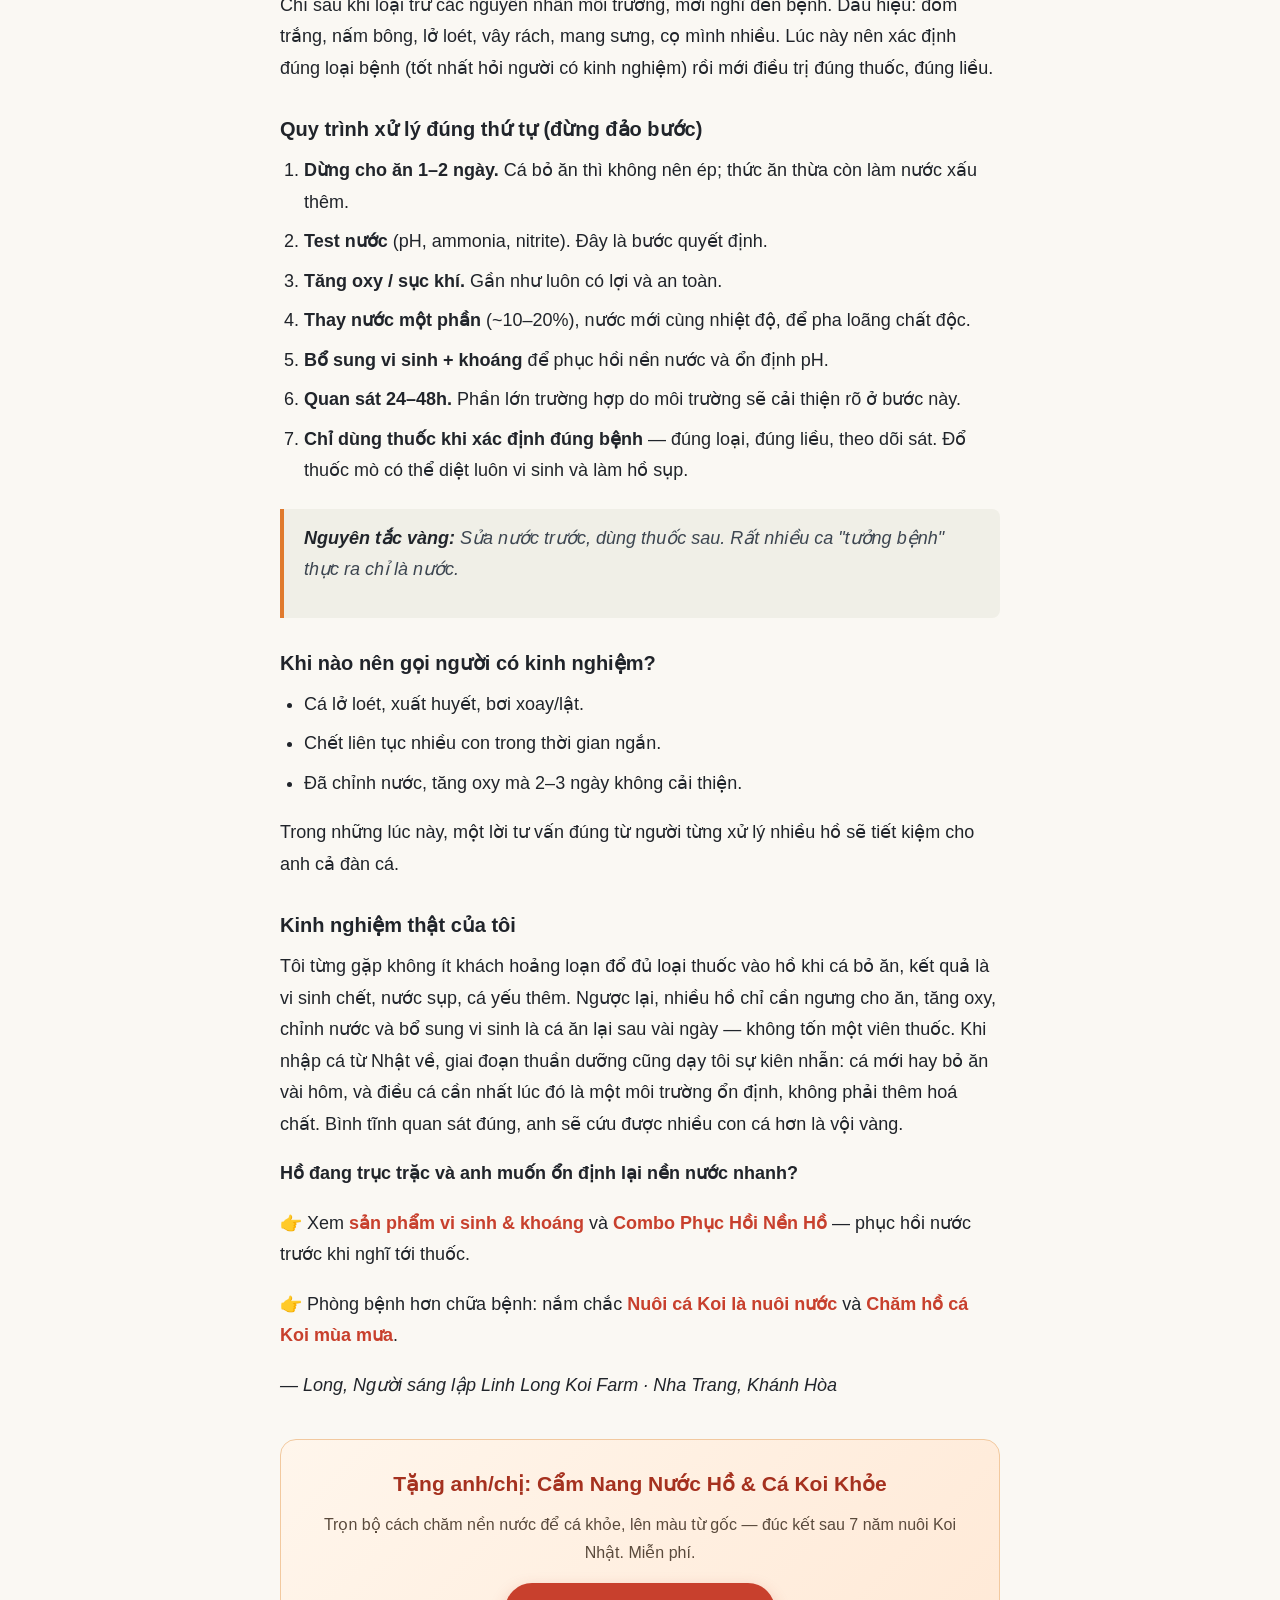
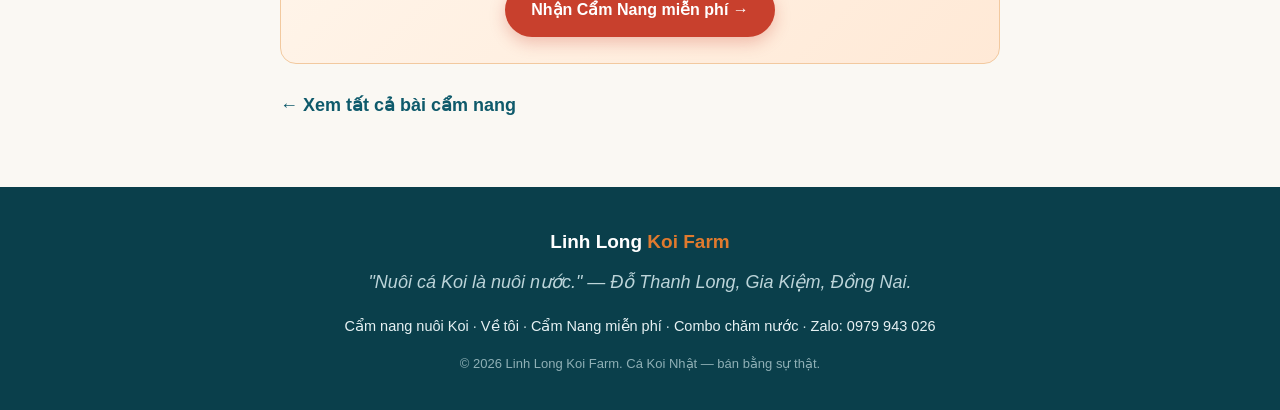
<file: ca-koi-bo-an-boi-lo-do/index.html>
<!DOCTYPE html>
<html lang="vi">
<head>
<meta charset="utf-8">
<meta name="viewport" content="width=device-width, initial-scale=1">
<title>Cá Koi bỏ ăn, bơi lờ đờ: nguyên nhân và cách xử lý trước khi dùng thuốc | Linh Long Koi Farm</title>
<meta name="description" content="Cá Koi bỏ ăn, bơi lờ đờ, nằm đáy? Nhận biết đúng nguyên nhân (nước, stress, thời tiết, bệnh) và cách xử lý — trước khi vội đổ thuốc làm hồ tệ hơn.">
<link rel="canonical" href="https://longcakoi.com/ca-koi-bo-an-boi-lo-do/">
<meta property="og:type" content="article">
<meta property="og:title" content="Cá Koi bỏ ăn, bơi lờ đờ: nguyên nhân và cách xử lý trước khi dùng thuốc">
<meta property="og:description" content="Cá Koi bỏ ăn, bơi lờ đờ, nằm đáy? Nhận biết đúng nguyên nhân (nước, stress, thời tiết, bệnh) và cách xử lý — trước khi vội đổ thuốc làm hồ tệ hơn.">
<meta property="og:url" content="https://longcakoi.com/ca-koi-bo-an-boi-lo-do/">
<meta property="og:site_name" content="Linh Long Koi Farm">
<!-- Google Tag Manager -->
<script>(function(w,d,s,l,i){w[l]=w[l]||[];w[l].push({'gtm.start':
new Date().getTime(),event:'gtm.js'});var f=d.getElementsByTagName(s)[0],
j=d.createElement(s),dl=l!='dataLayer'?'&l='+l:'';j.async=true;j.src=
'https://www.googletagmanager.com/gtm.js?id='+i+dl;f.parentNode.insertBefore(j,f);
})(window,document,'script','dataLayer','GTM-P6BMZ3JT');</script>
<!-- End Google Tag Manager -->
<link rel="stylesheet" href="/assets/style.css">
</head>
<body>
<noscript><iframe src="https://www.googletagmanager.com/ns.html?id=GTM-P6BMZ3JT" height="0" width="0" style="display:none;visibility:hidden"></iframe></noscript>
<header class="site-header"><div class="container">
  <a class="brand" href="/">Linh Long <span>Koi Farm</span></a>
  <nav class="nav">
    <a href="/">Cẩm nang</a>
    <a href="https://longdo1272101-arch.github.io/do-thanh-long/">Về tôi</a>
    <a class="btn" href="https://longdo1272101-arch.github.io/cam-nang-ca-koi/">Nhận Cẩm Nang miễn phí</a>
  </nav>
</div></header>

<main class="wrap">
<article class="post">
  <p class="crumbs"><a href="/">Cẩm nang nuôi Koi</a> › <span>Cá Koi bỏ ăn, bơi lờ đờ: nguyên nhân và cách xử lý trước khi dùng thuốc</span></p>
  <h1>Cá Koi bỏ ăn, bơi lờ đờ: nguyên nhân và cách xử lý trước khi dùng thuốc</h1>
  <p class="byline">Tác giả: <a href="https://longdo1272101-arch.github.io/do-thanh-long/">Đỗ Thanh Long</a> — Linh Long Koi Farm · 7 năm nuôi Koi Nhật</p>
  <div class="post-body">
<p>Khi thấy <strong>cá Koi bỏ ăn</strong>, bơi lờ đờ hay nằm đáy, phản xạ của nhiều người là chạy ra tiệm mua thuốc và đổ ngay xuống hồ. Tôi hiểu cảm giác lo lắng đó. Nhưng sau bảy năm chăm cá và xử lý nhiều hồ của khách, tôi xin nói thẳng: <strong>vội dùng thuốc khi chưa biết nguyên nhân thường làm hồ tệ hơn</strong>. Bài này giúp anh chẩn đoán đúng trước khi hành động — vì phần lớn trường hợp cá bỏ ăn không phải do "bệnh" mà do môi trường.</p>
<h3>Đọc tín hiệu: cá đang nói gì với anh?</h3>
<p>Cá không nói được, nhưng hành vi của chúng là thông tin. Hãy quan sát kỹ trước khi kết luận:</p>
<ul>
<li><strong>Bỏ ăn nhưng vẫn bơi bình thường</strong> → thường là thay đổi nước/thời tiết/cho ăn, nhẹ.</li>
<li><strong>Bơi lờ đờ, nằm đáy, túm vây</strong> → stress hoặc môi trường xấu, cần kiểm tra ngay.</li>
<li><strong>Ngoi lên mặt đớp khí liên tục</strong> → thiếu oxy hoặc ngộ độc khí (ammonia/nitrite).</li>
<li><strong>Cọ mình vào thành/đáy hồ (flashing)</strong> → ngứa, có thể ký sinh hoặc nước gây kích ứng.</li>
<li><strong>Túm đàn một góc, thở gấp</strong> → môi trường đang có vấn đề cấp.</li>
</ul>
<h3>6 nguyên nhân phổ biến khiến cá Koi bỏ ăn</h3>
<h4>1. Chất lượng nước xấu (nguyên nhân số một)</h4>
<p>Ammonia hoặc nitrite tăng cao là "thủ phạm thầm lặng" hay gặp nhất. Nước có thể vẫn trong mắt thường nhưng đã nhiễm độc. Đây là lý do bước đầu tiên luôn là <strong>test nước</strong>, không phải mua thuốc. (Xem nền tảng: <a href="/cach-cham-nuoc-ho-ca-koi/">Nuôi cá Koi là nuôi nước</a>.)</p>
<h4>2. Thay đổi nhiệt độ / thời tiết đột ngột</h4>
<p>Trời chuyển lạnh, nắng gắt rồi mưa, hoặc thay nước lệch nhiệt độ → cá giảm hoặc ngừng ăn. Khi lạnh, hệ tiêu hoá của Koi chậm lại, ăn ít là bình thường, không nên ép ăn.</p>
<h4>3. Stress sau khi thay nước, di chuyển, thả cá mới</h4>
<p>Cá mới về, vừa vận chuyển, hoặc hồ vừa thay nhiều nước thường cần vài ngày để ổn định. Bỏ ăn 1–2 ngày trong giai đoạn này thường là phản ứng tạm thời.</p>
<h4>4. Cho ăn sai</h4>
<p>Cho ăn quá nhiều, thức ăn kém chất lượng, hoặc cho ăn khi nước lạnh khiến cá khó tiêu. Đôi khi "cá bỏ ăn" chỉ vì hôm trước đã cho ăn dư.</p>
<h4>5. Thiếu oxy</h4>
<p>Hồ đông cá, trời nóng, lọc/sục yếu → oxy thấp, cá mệt và bỏ ăn, hay ngoi mặt vào sáng sớm.</p>
<h4>6. Bệnh thật (ký sinh, nấm, vi khuẩn)</h4>
<p>Chỉ sau khi loại trừ các nguyên nhân môi trường, mới nghĩ đến bệnh. Dấu hiệu: đốm trắng, nấm bông, lở loét, vây rách, mang sưng, cọ mình nhiều. Lúc này nên xác định đúng loại bệnh (tốt nhất hỏi người có kinh nghiệm) rồi mới điều trị đúng thuốc, đúng liều.</p>
<h3>Quy trình xử lý đúng thứ tự (đừng đảo bước)</h3>
<ol>
<li><strong>Dừng cho ăn 1–2 ngày.</strong> Cá bỏ ăn thì không nên ép; thức ăn thừa còn làm nước xấu thêm.</li>
<li><strong>Test nước</strong> (pH, ammonia, nitrite). Đây là bước quyết định.</li>
<li><strong>Tăng oxy / sục khí.</strong> Gần như luôn có lợi và an toàn.</li>
<li><strong>Thay nước một phần</strong> (~10–20%), nước mới cùng nhiệt độ, để pha loãng chất độc.</li>
<li><strong>Bổ sung vi sinh + khoáng</strong> để phục hồi nền nước và ổn định pH.</li>
<li><strong>Quan sát 24–48h.</strong> Phần lớn trường hợp do môi trường sẽ cải thiện rõ ở bước này.</li>
<li><strong>Chỉ dùng thuốc khi xác định đúng bệnh</strong> — đúng loại, đúng liều, theo dõi sát. Đổ thuốc mò có thể diệt luôn vi sinh và làm hồ sụp.</li>
</ol>
<blockquote><p><strong>Nguyên tắc vàng:</strong> <em>Sửa nước trước, dùng thuốc sau.</em> Rất nhiều ca "tưởng bệnh" thực ra chỉ là nước.</p></blockquote>
<h3>Khi nào nên gọi người có kinh nghiệm?</h3>
<ul>
<li>Cá lở loét, xuất huyết, bơi xoay/lật.</li>
<li>Chết liên tục nhiều con trong thời gian ngắn.</li>
<li>Đã chỉnh nước, tăng oxy mà 2–3 ngày không cải thiện.</li>
</ul>
<p>Trong những lúc này, một lời tư vấn đúng từ người từng xử lý nhiều hồ sẽ tiết kiệm cho anh cả đàn cá.</p>
<h3>Kinh nghiệm thật của tôi</h3>
<p>Tôi từng gặp không ít khách hoảng loạn đổ đủ loại thuốc vào hồ khi cá bỏ ăn, kết quả là vi sinh chết, nước sụp, cá yếu thêm. Ngược lại, nhiều hồ chỉ cần ngưng cho ăn, tăng oxy, chỉnh nước và bổ sung vi sinh là cá ăn lại sau vài ngày — không tốn một viên thuốc. Khi nhập cá từ Nhật về, giai đoạn thuần dưỡng cũng dạy tôi sự kiên nhẫn: cá mới hay bỏ ăn vài hôm, và điều cá cần nhất lúc đó là một môi trường ổn định, không phải thêm hoá chất. Bình tĩnh quan sát đúng, anh sẽ cứu được nhiều con cá hơn là vội vàng.</p>
<p><strong>Hồ đang trục trặc và anh muốn ổn định lại nền nước nhanh?</strong></p>
<p>👉 Xem <strong><a href="https://longdo1272101-arch.github.io/combo-eleven-koi/">sản phẩm vi sinh &amp; khoáng</a></strong> và <strong><a href="https://longdo1272101-arch.github.io/combo-eleven-koi/">Combo Phục Hồi Nền Hồ</a></strong> — phục hồi nước trước khi nghĩ tới thuốc.</p>
<p>👉 Phòng bệnh hơn chữa bệnh: nắm chắc <strong><a href="/cach-cham-nuoc-ho-ca-koi/">Nuôi cá Koi là nuôi nước</a></strong> và <strong><a href="/cham-soc-ho-ca-koi-mua-mua/">Chăm hồ cá Koi mùa mưa</a></strong>.</p>
<p><em>— Long, Người sáng lập Linh Long Koi Farm · Nha Trang, Khánh Hòa</em></p>
  </div>
<aside class="cta-box">
  <h3>Tặng anh/chị: Cẩm Nang Nước Hồ &amp; Cá Koi Khỏe</h3>
  <p>Trọn bộ cách chăm nền nước để cá khỏe, lên màu từ gốc — đúc kết sau 7 năm nuôi Koi Nhật. Miễn phí.</p>
  <a class="cta-btn" href="https://longdo1272101-arch.github.io/cam-nang-ca-koi/">Nhận Cẩm Nang miễn phí →</a>
</aside>

  <p class="back"><a href="/">← Xem tất cả bài cẩm nang</a></p>
</article>
</main>

<footer class="site-footer"><div class="container">
  <div class="f-brand">Linh Long <span>Koi Farm</span></div>
  <p class="f-tag">"Nuôi cá Koi là nuôi nước." — Đỗ Thanh Long, Gia Kiệm, Đồng Nai.</p>
  <p class="f-links">
    <a href="/">Cẩm nang nuôi Koi</a> ·
    <a href="https://longdo1272101-arch.github.io/do-thanh-long/">Về tôi</a> ·
    <a href="https://longdo1272101-arch.github.io/cam-nang-ca-koi/">Cẩm Nang miễn phí</a> ·
    <a href="https://longdo1272101-arch.github.io/combo-eleven-koi/">Combo chăm nước</a> ·
    <a href="https://zalo.me/0979943026">Zalo: 0979 943 026</a>
  </p>
  <p class="f-copy">© 2026 Linh Long Koi Farm. Cá Koi Nhật — bán bằng sự thật.</p>
</div></footer>

</body>
</html>
</file>
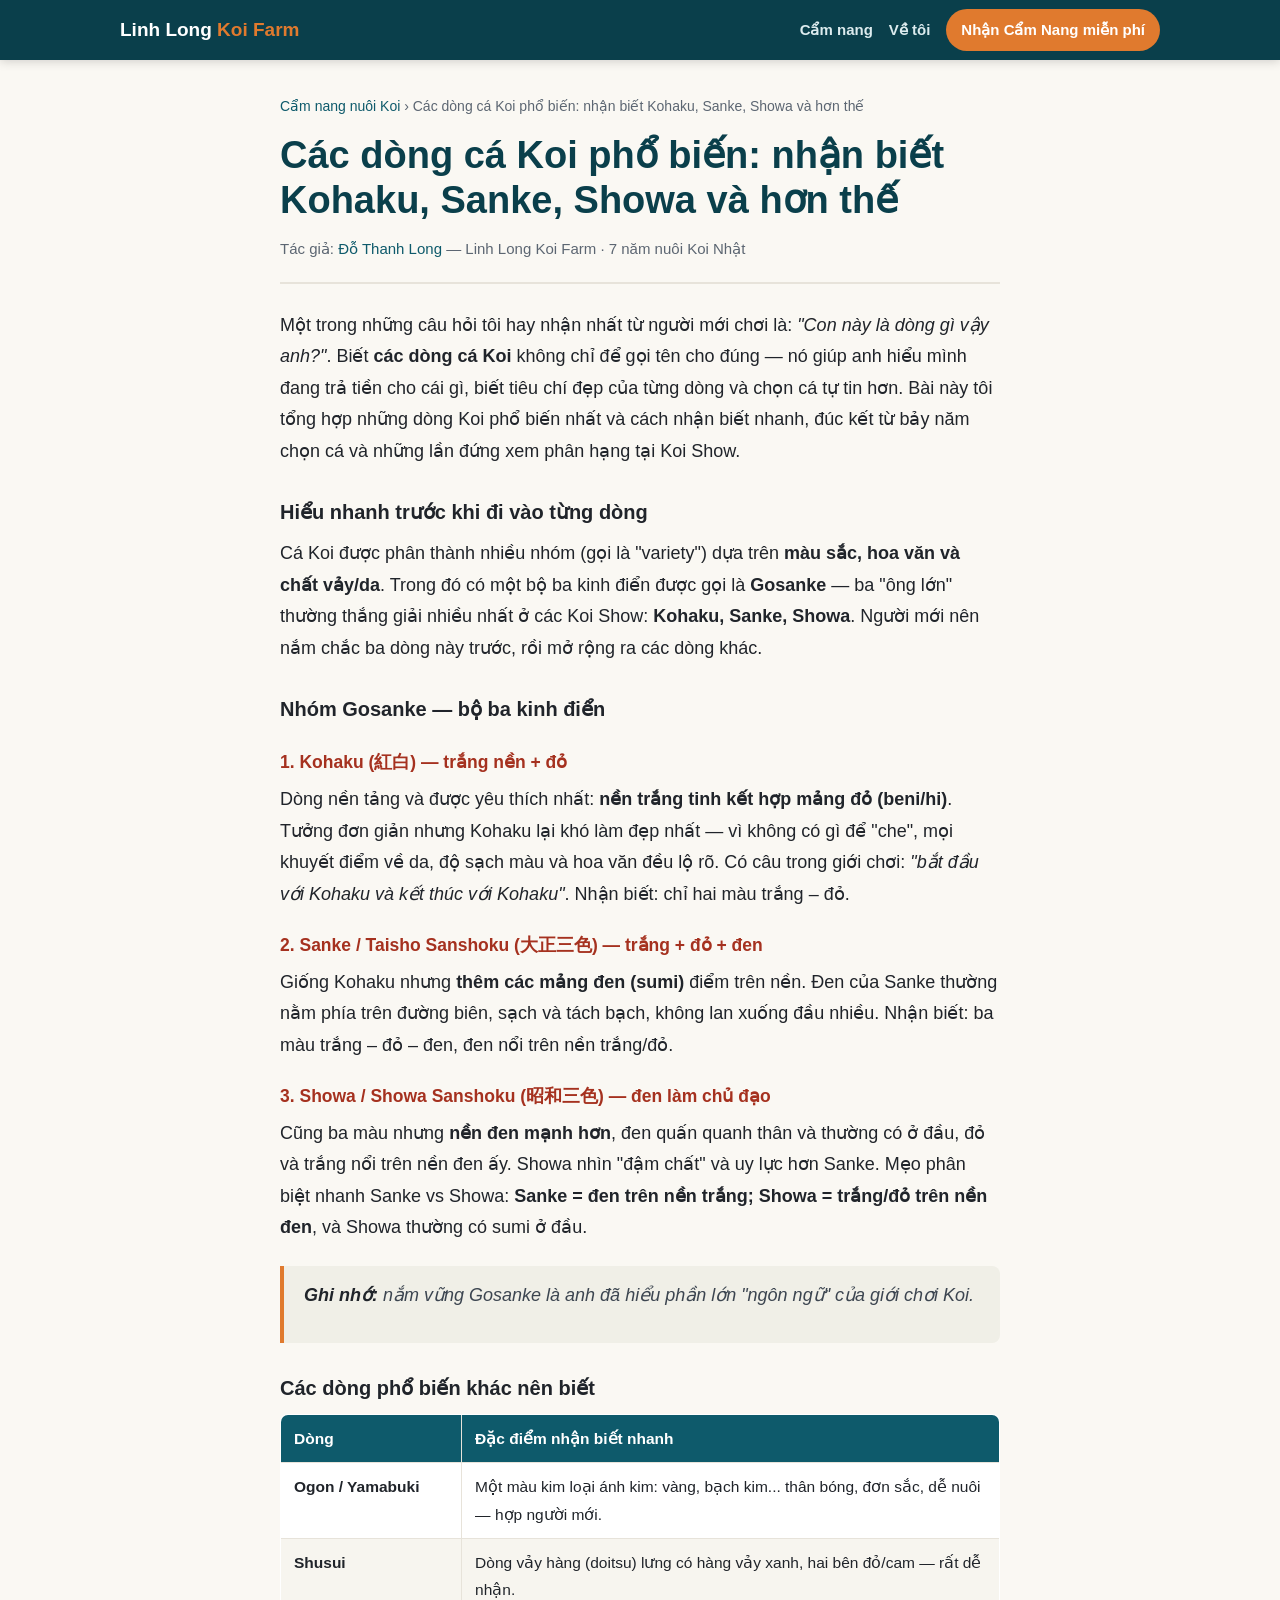
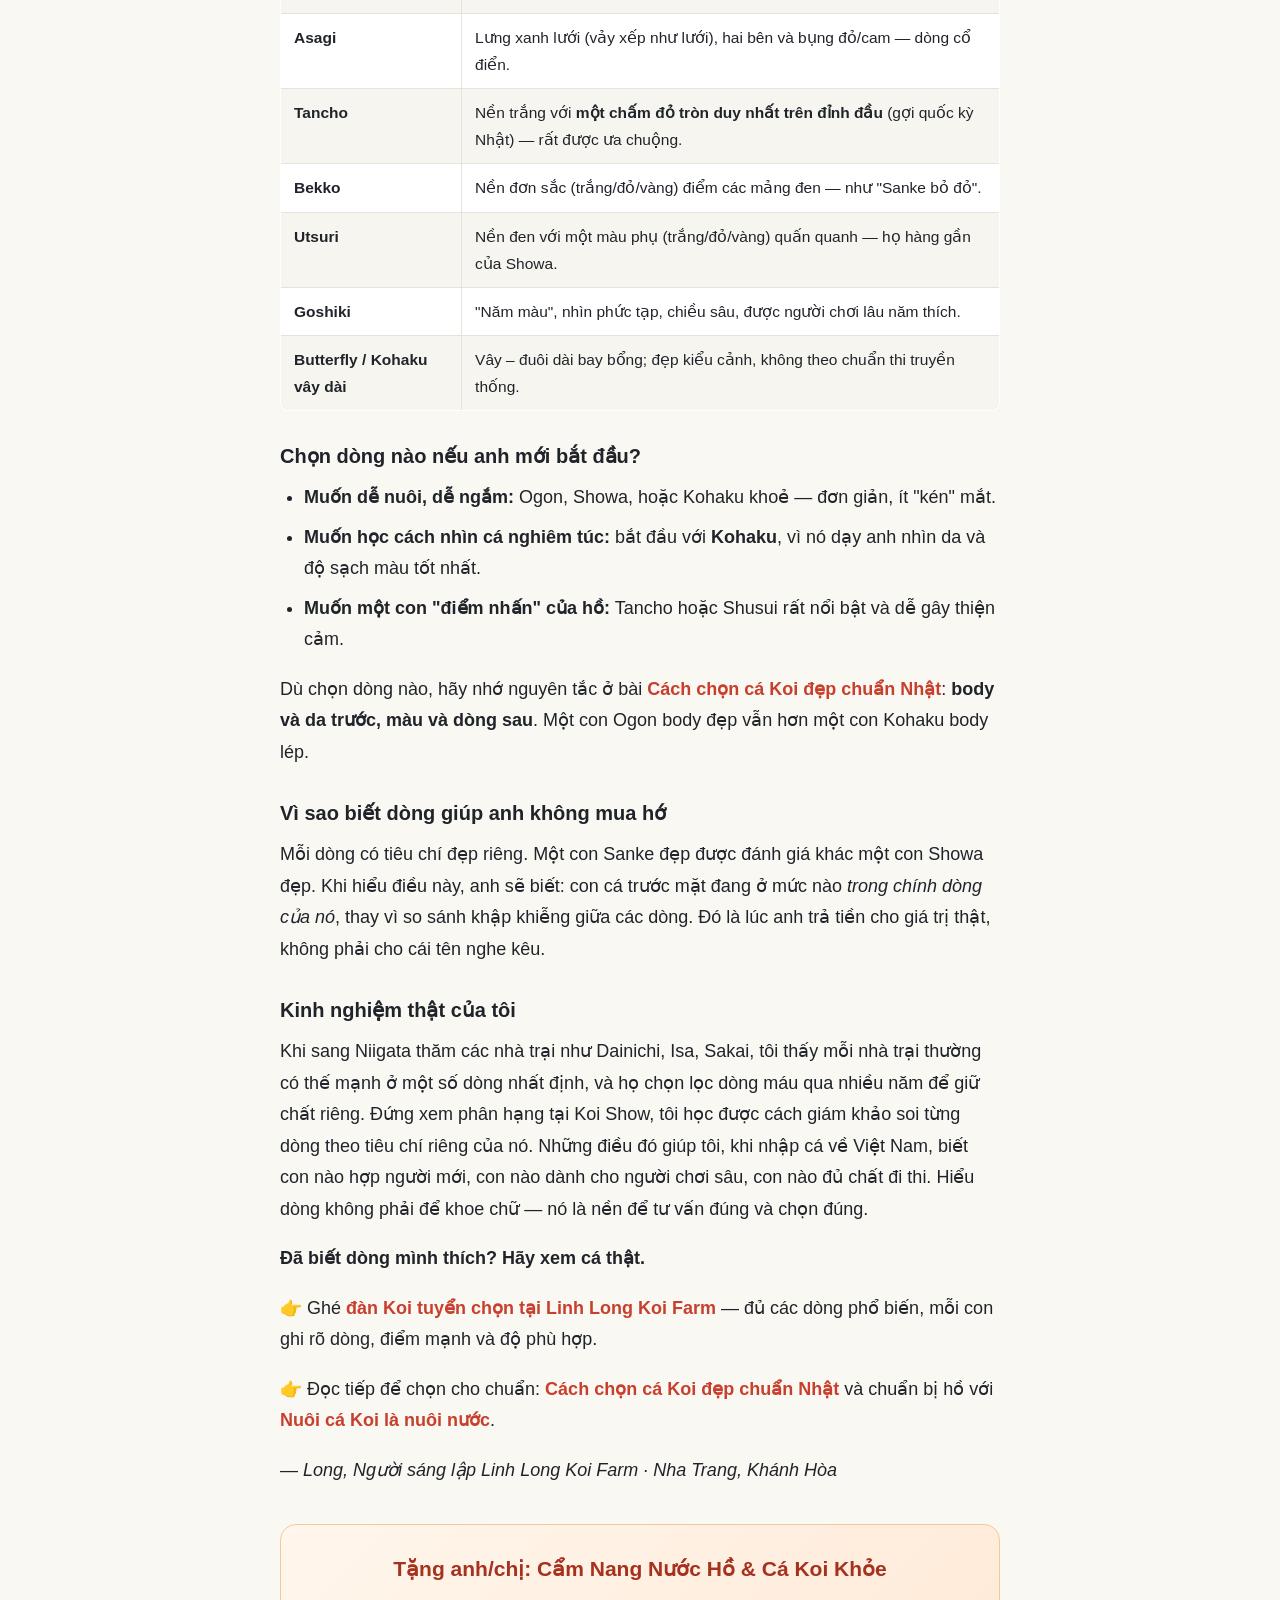
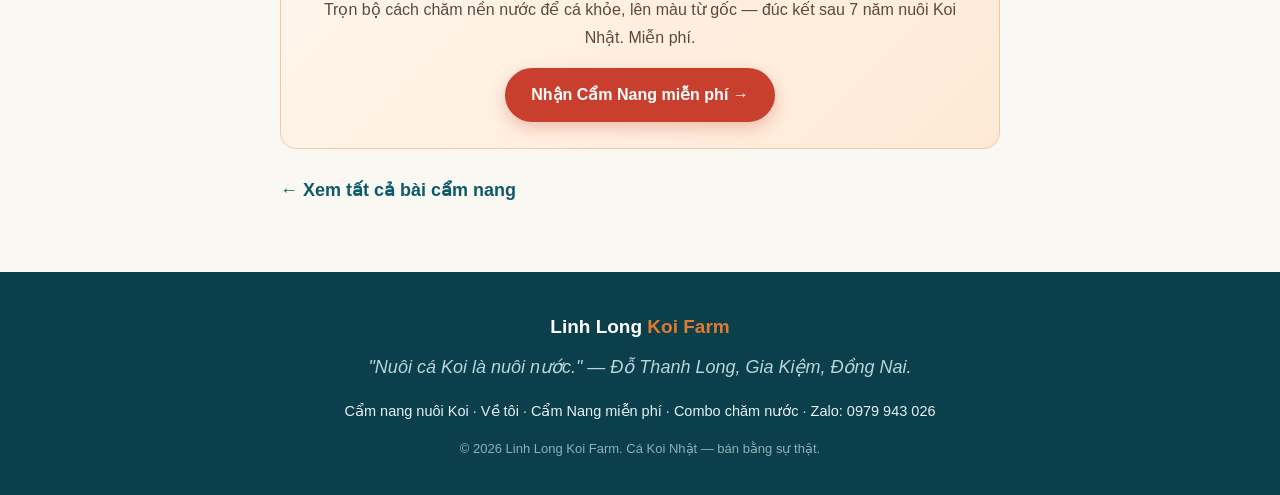
<file: cac-dong-ca-koi-pho-bien/index.html>
<!DOCTYPE html>
<html lang="vi">
<head>
<meta charset="utf-8">
<meta name="viewport" content="width=device-width, initial-scale=1">
<title>Các dòng cá Koi phổ biến: nhận biết Kohaku, Sanke, Showa và hơn thế | Linh Long Koi Farm</title>
<meta name="description" content="Tổng hợp các dòng cá Koi phổ biến: Kohaku, Sanke, Showa, Ogon, Shusui, Tancho... Cách nhận biết từng dòng qua màu và hoa văn — giúp người mới chọn Koi tự tin hơn.">
<link rel="canonical" href="https://longcakoi.com/cac-dong-ca-koi-pho-bien/">
<meta property="og:type" content="article">
<meta property="og:title" content="Các dòng cá Koi phổ biến: nhận biết Kohaku, Sanke, Showa và hơn thế">
<meta property="og:description" content="Tổng hợp các dòng cá Koi phổ biến: Kohaku, Sanke, Showa, Ogon, Shusui, Tancho... Cách nhận biết từng dòng qua màu và hoa văn — giúp người mới chọn Koi tự tin hơn.">
<meta property="og:url" content="https://longcakoi.com/cac-dong-ca-koi-pho-bien/">
<meta property="og:site_name" content="Linh Long Koi Farm">
<!-- Google Tag Manager -->
<script>(function(w,d,s,l,i){w[l]=w[l]||[];w[l].push({'gtm.start':
new Date().getTime(),event:'gtm.js'});var f=d.getElementsByTagName(s)[0],
j=d.createElement(s),dl=l!='dataLayer'?'&l='+l:'';j.async=true;j.src=
'https://www.googletagmanager.com/gtm.js?id='+i+dl;f.parentNode.insertBefore(j,f);
})(window,document,'script','dataLayer','GTM-P6BMZ3JT');</script>
<!-- End Google Tag Manager -->
<link rel="stylesheet" href="/assets/style.css">
</head>
<body>
<noscript><iframe src="https://www.googletagmanager.com/ns.html?id=GTM-P6BMZ3JT" height="0" width="0" style="display:none;visibility:hidden"></iframe></noscript>
<header class="site-header"><div class="container">
  <a class="brand" href="/">Linh Long <span>Koi Farm</span></a>
  <nav class="nav">
    <a href="/">Cẩm nang</a>
    <a href="https://longdo1272101-arch.github.io/do-thanh-long/">Về tôi</a>
    <a class="btn" href="https://longdo1272101-arch.github.io/cam-nang-ca-koi/">Nhận Cẩm Nang miễn phí</a>
  </nav>
</div></header>

<main class="wrap">
<article class="post">
  <p class="crumbs"><a href="/">Cẩm nang nuôi Koi</a> › <span>Các dòng cá Koi phổ biến: nhận biết Kohaku, Sanke, Showa và hơn thế</span></p>
  <h1>Các dòng cá Koi phổ biến: nhận biết Kohaku, Sanke, Showa và hơn thế</h1>
  <p class="byline">Tác giả: <a href="https://longdo1272101-arch.github.io/do-thanh-long/">Đỗ Thanh Long</a> — Linh Long Koi Farm · 7 năm nuôi Koi Nhật</p>
  <div class="post-body">
<p>Một trong những câu hỏi tôi hay nhận nhất từ người mới chơi là: <em>"Con này là dòng gì vậy anh?"</em>. Biết <strong>các dòng cá Koi</strong> không chỉ để gọi tên cho đúng — nó giúp anh hiểu mình đang trả tiền cho cái gì, biết tiêu chí đẹp của từng dòng và chọn cá tự tin hơn. Bài này tôi tổng hợp những dòng Koi phổ biến nhất và cách nhận biết nhanh, đúc kết từ bảy năm chọn cá và những lần đứng xem phân hạng tại Koi Show.</p>
<h3>Hiểu nhanh trước khi đi vào từng dòng</h3>
<p>Cá Koi được phân thành nhiều nhóm (gọi là "variety") dựa trên <strong>màu sắc, hoa văn và chất vảy/da</strong>. Trong đó có một bộ ba kinh điển được gọi là <strong>Gosanke</strong> — ba "ông lớn" thường thắng giải nhiều nhất ở các Koi Show: <strong>Kohaku, Sanke, Showa</strong>. Người mới nên nắm chắc ba dòng này trước, rồi mở rộng ra các dòng khác.</p>
<h3>Nhóm Gosanke — bộ ba kinh điển</h3>
<h4>1. Kohaku (紅白) — trắng nền + đỏ</h4>
<p>Dòng nền tảng và được yêu thích nhất: <strong>nền trắng tinh kết hợp mảng đỏ (beni/hi)</strong>. Tưởng đơn giản nhưng Kohaku lại khó làm đẹp nhất — vì không có gì để "che", mọi khuyết điểm về da, độ sạch màu và hoa văn đều lộ rõ. Có câu trong giới chơi: <em>"bắt đầu với Kohaku và kết thúc với Kohaku"</em>. Nhận biết: chỉ hai màu trắng – đỏ.</p>
<h4>2. Sanke / Taisho Sanshoku (大正三色) — trắng + đỏ + đen</h4>
<p>Giống Kohaku nhưng <strong>thêm các mảng đen (sumi)</strong> điểm trên nền. Đen của Sanke thường nằm phía trên đường biên, sạch và tách bạch, không lan xuống đầu nhiều. Nhận biết: ba màu trắng – đỏ – đen, đen nổi trên nền trắng/đỏ.</p>
<h4>3. Showa / Showa Sanshoku (昭和三色) — đen làm chủ đạo</h4>
<p>Cũng ba màu nhưng <strong>nền đen mạnh hơn</strong>, đen quấn quanh thân và thường có ở đầu, đỏ và trắng nổi trên nền đen ấy. Showa nhìn "đậm chất" và uy lực hơn Sanke. Mẹo phân biệt nhanh Sanke vs Showa: <strong>Sanke = đen trên nền trắng; Showa = trắng/đỏ trên nền đen</strong>, và Showa thường có sumi ở đầu.</p>
<blockquote><p><strong>Ghi nhớ:</strong> nắm vững Gosanke là anh đã hiểu phần lớn "ngôn ngữ" của giới chơi Koi.</p></blockquote>
<h3>Các dòng phổ biến khác nên biết</h3>
<div class="table-wrap"><table><thead><tr><th>Dòng</th><th>Đặc điểm nhận biết nhanh</th></tr></thead><tbody><tr><td><strong>Ogon / Yamabuki</strong></td><td>Một màu kim loại ánh kim: vàng, bạch kim... thân bóng, đơn sắc, dễ nuôi — hợp người mới.</td></tr><tr><td><strong>Shusui</strong></td><td>Dòng vảy hàng (doitsu) lưng có hàng vảy xanh, hai bên đỏ/cam — rất dễ nhận.</td></tr><tr><td><strong>Asagi</strong></td><td>Lưng xanh lưới (vảy xếp như lưới), hai bên và bụng đỏ/cam — dòng cổ điển.</td></tr><tr><td><strong>Tancho</strong></td><td>Nền trắng với <strong>một chấm đỏ tròn duy nhất trên đỉnh đầu</strong> (gợi quốc kỳ Nhật) — rất được ưa chuộng.</td></tr><tr><td><strong>Bekko</strong></td><td>Nền đơn sắc (trắng/đỏ/vàng) điểm các mảng đen — như "Sanke bỏ đỏ".</td></tr><tr><td><strong>Utsuri</strong></td><td>Nền đen với một màu phụ (trắng/đỏ/vàng) quấn quanh — họ hàng gần của Showa.</td></tr><tr><td><strong>Goshiki</strong></td><td>"Năm màu", nhìn phức tạp, chiều sâu, được người chơi lâu năm thích.</td></tr><tr><td><strong>Butterfly / Kohaku vây dài</strong></td><td>Vây – đuôi dài bay bổng; đẹp kiểu cảnh, không theo chuẩn thi truyền thống.</td></tr></tbody></table></div>
<h3>Chọn dòng nào nếu anh mới bắt đầu?</h3>
<ul>
<li><strong>Muốn dễ nuôi, dễ ngắm:</strong> Ogon, Showa, hoặc Kohaku khoẻ — đơn giản, ít "kén" mắt.</li>
<li><strong>Muốn học cách nhìn cá nghiêm túc:</strong> bắt đầu với <strong>Kohaku</strong>, vì nó dạy anh nhìn da và độ sạch màu tốt nhất.</li>
<li><strong>Muốn một con "điểm nhấn" của hồ:</strong> Tancho hoặc Shusui rất nổi bật và dễ gây thiện cảm.</li>
</ul>
<p>Dù chọn dòng nào, hãy nhớ nguyên tắc ở bài <a href="/cach-chon-ca-koi-dep-chuan-nhat/">Cách chọn cá Koi đẹp chuẩn Nhật</a>: <strong>body và da trước, màu và dòng sau</strong>. Một con Ogon body đẹp vẫn hơn một con Kohaku body lép.</p>
<h3>Vì sao biết dòng giúp anh không mua hớ</h3>
<p>Mỗi dòng có tiêu chí đẹp riêng. Một con Sanke đẹp được đánh giá khác một con Showa đẹp. Khi hiểu điều này, anh sẽ biết: con cá trước mặt đang ở mức nào <em>trong chính dòng của nó</em>, thay vì so sánh khập khiễng giữa các dòng. Đó là lúc anh trả tiền cho giá trị thật, không phải cho cái tên nghe kêu.</p>
<h3>Kinh nghiệm thật của tôi</h3>
<p>Khi sang Niigata thăm các nhà trại như Dainichi, Isa, Sakai, tôi thấy mỗi nhà trại thường có thế mạnh ở một số dòng nhất định, và họ chọn lọc dòng máu qua nhiều năm để giữ chất riêng. Đứng xem phân hạng tại Koi Show, tôi học được cách giám khảo soi từng dòng theo tiêu chí riêng của nó. Những điều đó giúp tôi, khi nhập cá về Việt Nam, biết con nào hợp người mới, con nào dành cho người chơi sâu, con nào đủ chất đi thi. Hiểu dòng không phải để khoe chữ — nó là nền để tư vấn đúng và chọn đúng.</p>
<p><strong>Đã biết dòng mình thích? Hãy xem cá thật.</strong></p>
<p>👉 Ghé <strong><a href="https://longdo1272101-arch.github.io/combo-eleven-koi/">đàn Koi tuyển chọn tại Linh Long Koi Farm</a></strong> — đủ các dòng phổ biến, mỗi con ghi rõ dòng, điểm mạnh và độ phù hợp.</p>
<p>👉 Đọc tiếp để chọn cho chuẩn: <strong><a href="/cach-chon-ca-koi-dep-chuan-nhat/">Cách chọn cá Koi đẹp chuẩn Nhật</a></strong> và chuẩn bị hồ với <strong><a href="/cach-cham-nuoc-ho-ca-koi/">Nuôi cá Koi là nuôi nước</a></strong>.</p>
<p><em>— Long, Người sáng lập Linh Long Koi Farm · Nha Trang, Khánh Hòa</em></p>
  </div>
<aside class="cta-box">
  <h3>Tặng anh/chị: Cẩm Nang Nước Hồ &amp; Cá Koi Khỏe</h3>
  <p>Trọn bộ cách chăm nền nước để cá khỏe, lên màu từ gốc — đúc kết sau 7 năm nuôi Koi Nhật. Miễn phí.</p>
  <a class="cta-btn" href="https://longdo1272101-arch.github.io/cam-nang-ca-koi/">Nhận Cẩm Nang miễn phí →</a>
</aside>

  <p class="back"><a href="/">← Xem tất cả bài cẩm nang</a></p>
</article>
</main>

<footer class="site-footer"><div class="container">
  <div class="f-brand">Linh Long <span>Koi Farm</span></div>
  <p class="f-tag">"Nuôi cá Koi là nuôi nước." — Đỗ Thanh Long, Gia Kiệm, Đồng Nai.</p>
  <p class="f-links">
    <a href="/">Cẩm nang nuôi Koi</a> ·
    <a href="https://longdo1272101-arch.github.io/do-thanh-long/">Về tôi</a> ·
    <a href="https://longdo1272101-arch.github.io/cam-nang-ca-koi/">Cẩm Nang miễn phí</a> ·
    <a href="https://longdo1272101-arch.github.io/combo-eleven-koi/">Combo chăm nước</a> ·
    <a href="https://zalo.me/0979943026">Zalo: 0979 943 026</a>
  </p>
  <p class="f-copy">© 2026 Linh Long Koi Farm. Cá Koi Nhật — bán bằng sự thật.</p>
</div></footer>

</body>
</html>
</file>
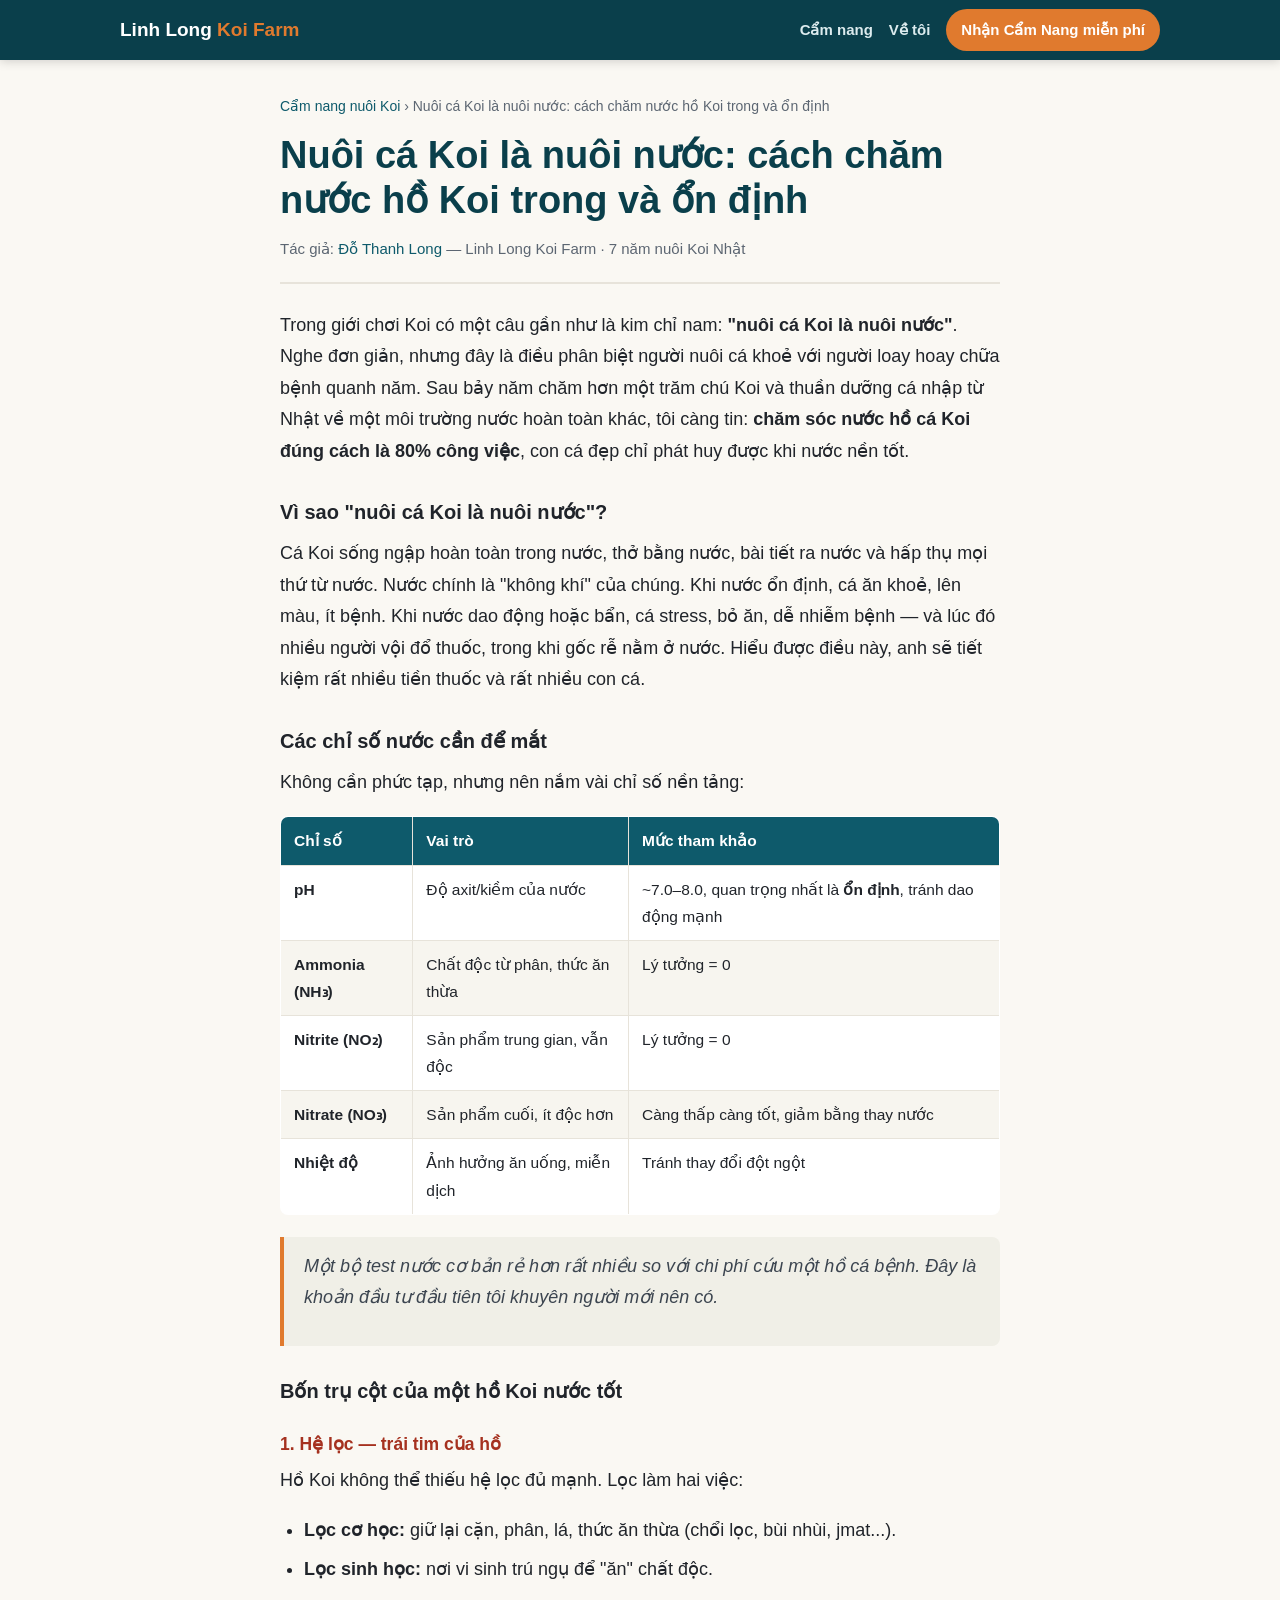
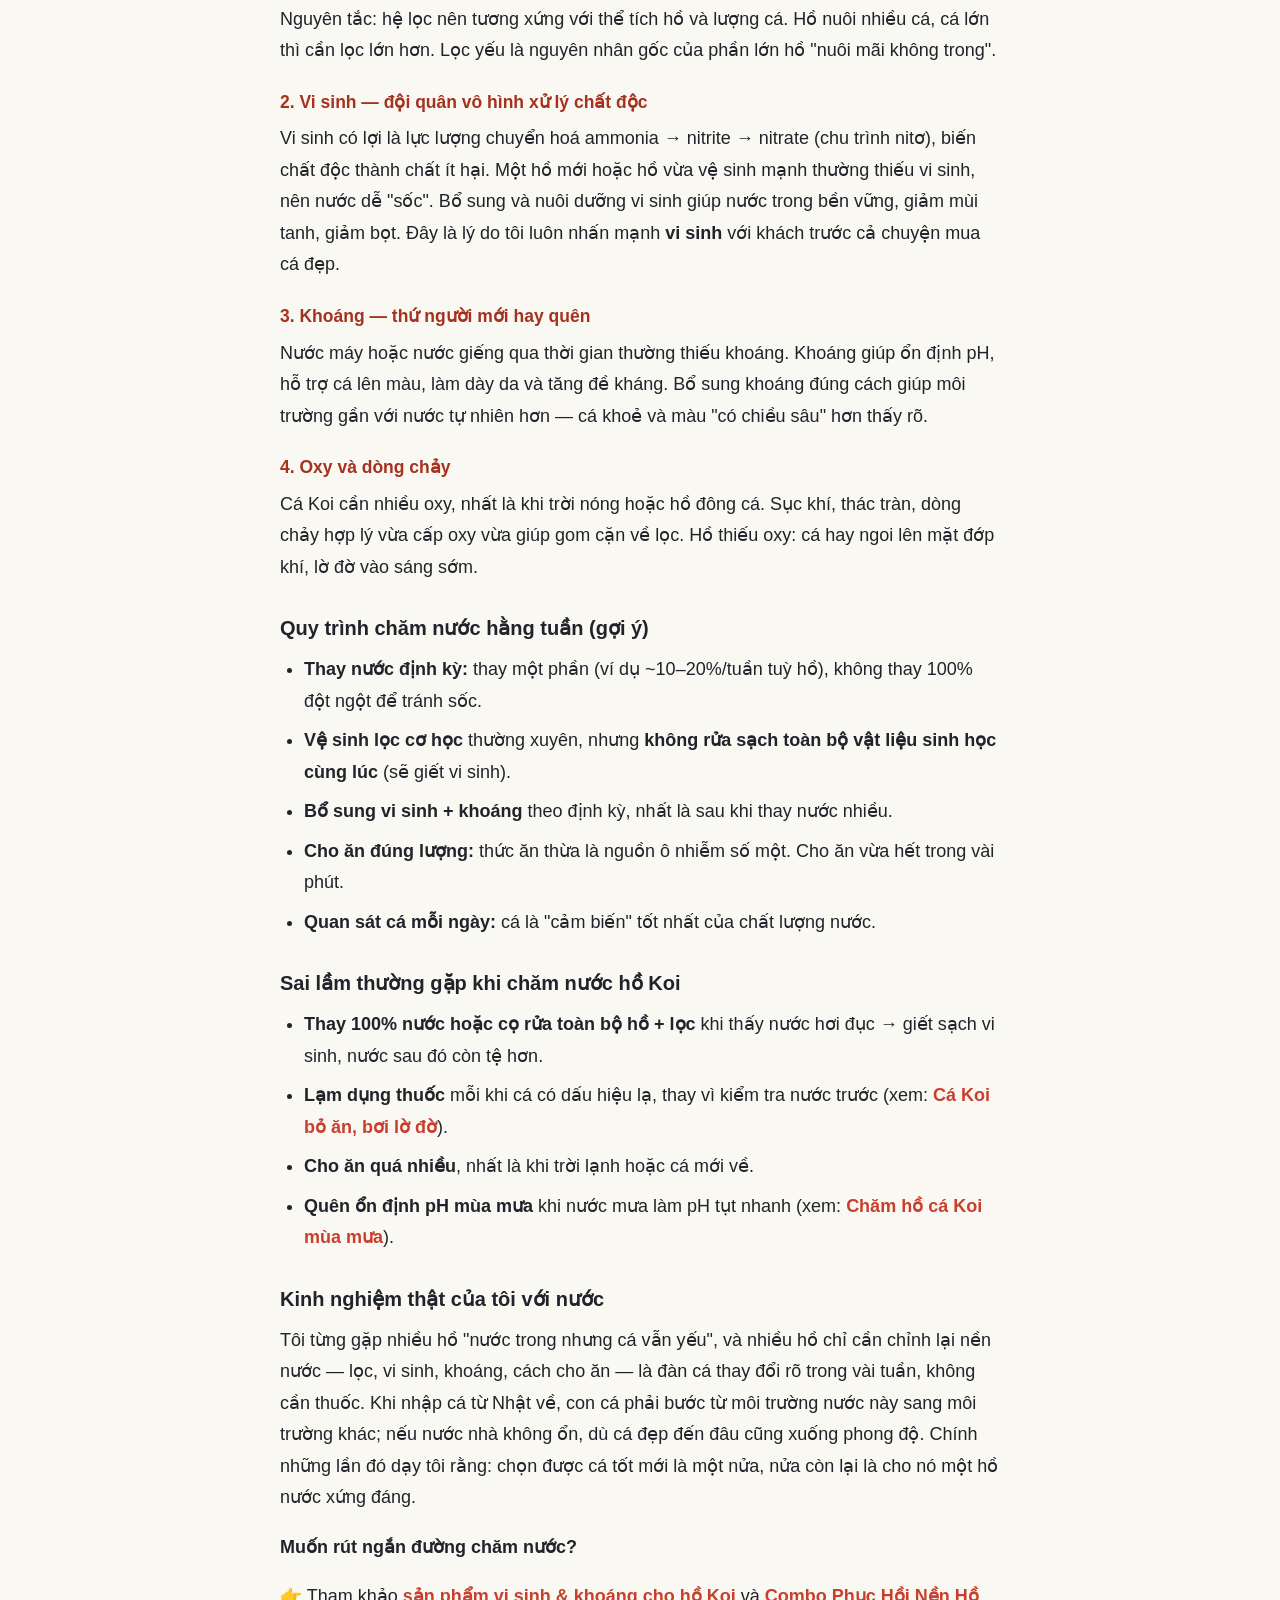
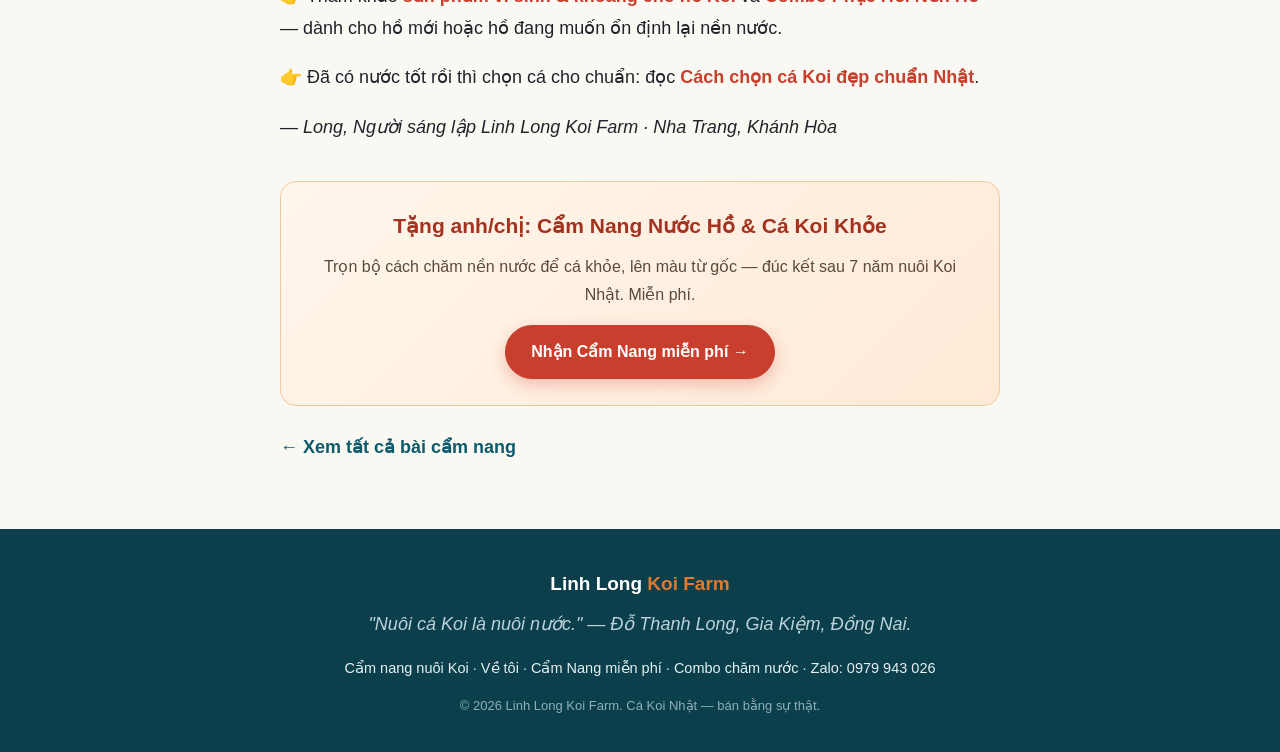
<file: cach-cham-nuoc-ho-ca-koi/index.html>
<!DOCTYPE html>
<html lang="vi">
<head>
<meta charset="utf-8">
<meta name="viewport" content="width=device-width, initial-scale=1">
<title>Nuôi cá Koi là nuôi nước: cách chăm nước hồ Koi trong và ổn định | Linh Long Koi Farm</title>
<meta name="description" content="&quot;Nuôi cá Koi là nuôi nước.&quot; Cách chăm sóc nước hồ cá Koi: hệ lọc, vi sinh, khoáng, pH và các chỉ số cần ổn định để cá khoẻ, lên màu đẹp và ít bệnh.">
<link rel="canonical" href="https://longcakoi.com/cach-cham-nuoc-ho-ca-koi/">
<meta property="og:type" content="article">
<meta property="og:title" content="Nuôi cá Koi là nuôi nước: cách chăm nước hồ Koi trong và ổn định">
<meta property="og:description" content="&quot;Nuôi cá Koi là nuôi nước.&quot; Cách chăm sóc nước hồ cá Koi: hệ lọc, vi sinh, khoáng, pH và các chỉ số cần ổn định để cá khoẻ, lên màu đẹp và ít bệnh.">
<meta property="og:url" content="https://longcakoi.com/cach-cham-nuoc-ho-ca-koi/">
<meta property="og:site_name" content="Linh Long Koi Farm">
<!-- Google Tag Manager -->
<script>(function(w,d,s,l,i){w[l]=w[l]||[];w[l].push({'gtm.start':
new Date().getTime(),event:'gtm.js'});var f=d.getElementsByTagName(s)[0],
j=d.createElement(s),dl=l!='dataLayer'?'&l='+l:'';j.async=true;j.src=
'https://www.googletagmanager.com/gtm.js?id='+i+dl;f.parentNode.insertBefore(j,f);
})(window,document,'script','dataLayer','GTM-P6BMZ3JT');</script>
<!-- End Google Tag Manager -->
<link rel="stylesheet" href="/assets/style.css">
</head>
<body>
<noscript><iframe src="https://www.googletagmanager.com/ns.html?id=GTM-P6BMZ3JT" height="0" width="0" style="display:none;visibility:hidden"></iframe></noscript>
<header class="site-header"><div class="container">
  <a class="brand" href="/">Linh Long <span>Koi Farm</span></a>
  <nav class="nav">
    <a href="/">Cẩm nang</a>
    <a href="https://longdo1272101-arch.github.io/do-thanh-long/">Về tôi</a>
    <a class="btn" href="https://longdo1272101-arch.github.io/cam-nang-ca-koi/">Nhận Cẩm Nang miễn phí</a>
  </nav>
</div></header>

<main class="wrap">
<article class="post">
  <p class="crumbs"><a href="/">Cẩm nang nuôi Koi</a> › <span>Nuôi cá Koi là nuôi nước: cách chăm nước hồ Koi trong và ổn định</span></p>
  <h1>Nuôi cá Koi là nuôi nước: cách chăm nước hồ Koi trong và ổn định</h1>
  <p class="byline">Tác giả: <a href="https://longdo1272101-arch.github.io/do-thanh-long/">Đỗ Thanh Long</a> — Linh Long Koi Farm · 7 năm nuôi Koi Nhật</p>
  <div class="post-body">
<p>Trong giới chơi Koi có một câu gần như là kim chỉ nam: <strong>"nuôi cá Koi là nuôi nước"</strong>. Nghe đơn giản, nhưng đây là điều phân biệt người nuôi cá khoẻ với người loay hoay chữa bệnh quanh năm. Sau bảy năm chăm hơn một trăm chú Koi và thuần dưỡng cá nhập từ Nhật về một môi trường nước hoàn toàn khác, tôi càng tin: <strong>chăm sóc nước hồ cá Koi đúng cách là 80% công việc</strong>, con cá đẹp chỉ phát huy được khi nước nền tốt.</p>
<h3>Vì sao "nuôi cá Koi là nuôi nước"?</h3>
<p>Cá Koi sống ngập hoàn toàn trong nước, thở bằng nước, bài tiết ra nước và hấp thụ mọi thứ từ nước. Nước chính là "không khí" của chúng. Khi nước ổn định, cá ăn khoẻ, lên màu, ít bệnh. Khi nước dao động hoặc bẩn, cá stress, bỏ ăn, dễ nhiễm bệnh — và lúc đó nhiều người vội đổ thuốc, trong khi gốc rễ nằm ở nước. Hiểu được điều này, anh sẽ tiết kiệm rất nhiều tiền thuốc và rất nhiều con cá.</p>
<h3>Các chỉ số nước cần để mắt</h3>
<p>Không cần phức tạp, nhưng nên nắm vài chỉ số nền tảng:</p>
<div class="table-wrap"><table><thead><tr><th>Chỉ số</th><th>Vai trò</th><th>Mức tham khảo</th></tr></thead><tbody><tr><td><strong>pH</strong></td><td>Độ axit/kiềm của nước</td><td>~7.0–8.0, quan trọng nhất là <strong>ổn định</strong>, tránh dao động mạnh</td></tr><tr><td><strong>Ammonia (NH₃)</strong></td><td>Chất độc từ phân, thức ăn thừa</td><td>Lý tưởng = 0</td></tr><tr><td><strong>Nitrite (NO₂)</strong></td><td>Sản phẩm trung gian, vẫn độc</td><td>Lý tưởng = 0</td></tr><tr><td><strong>Nitrate (NO₃)</strong></td><td>Sản phẩm cuối, ít độc hơn</td><td>Càng thấp càng tốt, giảm bằng thay nước</td></tr><tr><td><strong>Nhiệt độ</strong></td><td>Ảnh hưởng ăn uống, miễn dịch</td><td>Tránh thay đổi đột ngột</td></tr></tbody></table></div>
<blockquote><p>Một bộ test nước cơ bản rẻ hơn rất nhiều so với chi phí cứu một hồ cá bệnh. Đây là khoản đầu tư đầu tiên tôi khuyên người mới nên có.</p></blockquote>
<h3>Bốn trụ cột của một hồ Koi nước tốt</h3>
<h4>1. Hệ lọc — trái tim của hồ</h4>
<p>Hồ Koi không thể thiếu hệ lọc đủ mạnh. Lọc làm hai việc:</p>
<ul>
<li><strong>Lọc cơ học:</strong> giữ lại cặn, phân, lá, thức ăn thừa (chổi lọc, bùi nhùi, jmat...).</li>
<li><strong>Lọc sinh học:</strong> nơi vi sinh trú ngụ để "ăn" chất độc.</li>
</ul>
<p>Nguyên tắc: hệ lọc nên tương xứng với thể tích hồ và lượng cá. Hồ nuôi nhiều cá, cá lớn thì cần lọc lớn hơn. Lọc yếu là nguyên nhân gốc của phần lớn hồ "nuôi mãi không trong".</p>
<h4>2. Vi sinh — đội quân vô hình xử lý chất độc</h4>
<p>Vi sinh có lợi là lực lượng chuyển hoá ammonia → nitrite → nitrate (chu trình nitơ), biến chất độc thành chất ít hại. Một hồ mới hoặc hồ vừa vệ sinh mạnh thường thiếu vi sinh, nên nước dễ "sốc". Bổ sung và nuôi dưỡng vi sinh giúp nước trong bền vững, giảm mùi tanh, giảm bọt. Đây là lý do tôi luôn nhấn mạnh <strong>vi sinh</strong> với khách trước cả chuyện mua cá đẹp.</p>
<h4>3. Khoáng — thứ người mới hay quên</h4>
<p>Nước máy hoặc nước giếng qua thời gian thường thiếu khoáng. Khoáng giúp ổn định pH, hỗ trợ cá lên màu, làm dày da và tăng đề kháng. Bổ sung khoáng đúng cách giúp môi trường gần với nước tự nhiên hơn — cá khoẻ và màu "có chiều sâu" hơn thấy rõ.</p>
<h4>4. Oxy và dòng chảy</h4>
<p>Cá Koi cần nhiều oxy, nhất là khi trời nóng hoặc hồ đông cá. Sục khí, thác tràn, dòng chảy hợp lý vừa cấp oxy vừa giúp gom cặn về lọc. Hồ thiếu oxy: cá hay ngoi lên mặt đớp khí, lờ đờ vào sáng sớm.</p>
<h3>Quy trình chăm nước hằng tuần (gợi ý)</h3>
<ul>
<li><strong>Thay nước định kỳ:</strong> thay một phần (ví dụ ~10–20%/tuần tuỳ hồ), không thay 100% đột ngột để tránh sốc.</li>
<li><strong>Vệ sinh lọc cơ học</strong> thường xuyên, nhưng <strong>không rửa sạch toàn bộ vật liệu sinh học cùng lúc</strong> (sẽ giết vi sinh).</li>
<li><strong>Bổ sung vi sinh + khoáng</strong> theo định kỳ, nhất là sau khi thay nước nhiều.</li>
<li><strong>Cho ăn đúng lượng:</strong> thức ăn thừa là nguồn ô nhiễm số một. Cho ăn vừa hết trong vài phút.</li>
<li><strong>Quan sát cá mỗi ngày:</strong> cá là "cảm biến" tốt nhất của chất lượng nước.</li>
</ul>
<h3>Sai lầm thường gặp khi chăm nước hồ Koi</h3>
<ul>
<li><strong>Thay 100% nước hoặc cọ rửa toàn bộ hồ + lọc</strong> khi thấy nước hơi đục → giết sạch vi sinh, nước sau đó còn tệ hơn.</li>
<li><strong>Lạm dụng thuốc</strong> mỗi khi cá có dấu hiệu lạ, thay vì kiểm tra nước trước (xem: <a href="/ca-koi-bo-an-boi-lo-do/">Cá Koi bỏ ăn, bơi lờ đờ</a>).</li>
<li><strong>Cho ăn quá nhiều</strong>, nhất là khi trời lạnh hoặc cá mới về.</li>
<li><strong>Quên ổn định pH mùa mưa</strong> khi nước mưa làm pH tụt nhanh (xem: <a href="/cham-soc-ho-ca-koi-mua-mua/">Chăm hồ cá Koi mùa mưa</a>).</li>
</ul>
<h3>Kinh nghiệm thật của tôi với nước</h3>
<p>Tôi từng gặp nhiều hồ "nước trong nhưng cá vẫn yếu", và nhiều hồ chỉ cần chỉnh lại nền nước — lọc, vi sinh, khoáng, cách cho ăn — là đàn cá thay đổi rõ trong vài tuần, không cần thuốc. Khi nhập cá từ Nhật về, con cá phải bước từ môi trường nước này sang môi trường khác; nếu nước nhà không ổn, dù cá đẹp đến đâu cũng xuống phong độ. Chính những lần đó dạy tôi rằng: chọn được cá tốt mới là một nửa, nửa còn lại là cho nó một hồ nước xứng đáng.</p>
<p><strong>Muốn rút ngắn đường chăm nước?</strong></p>
<p>👉 Tham khảo <strong><a href="https://longdo1272101-arch.github.io/combo-eleven-koi/">sản phẩm vi sinh &amp; khoáng cho hồ Koi</a></strong> và <strong><a href="https://longdo1272101-arch.github.io/combo-eleven-koi/">Combo Phục Hồi Nền Hồ</a></strong> — dành cho hồ mới hoặc hồ đang muốn ổn định lại nền nước.</p>
<p>👉 Đã có nước tốt rồi thì chọn cá cho chuẩn: đọc <strong><a href="/cach-chon-ca-koi-dep-chuan-nhat/">Cách chọn cá Koi đẹp chuẩn Nhật</a></strong>.</p>
<p><em>— Long, Người sáng lập Linh Long Koi Farm · Nha Trang, Khánh Hòa</em></p>
  </div>
<aside class="cta-box">
  <h3>Tặng anh/chị: Cẩm Nang Nước Hồ &amp; Cá Koi Khỏe</h3>
  <p>Trọn bộ cách chăm nền nước để cá khỏe, lên màu từ gốc — đúc kết sau 7 năm nuôi Koi Nhật. Miễn phí.</p>
  <a class="cta-btn" href="https://longdo1272101-arch.github.io/cam-nang-ca-koi/">Nhận Cẩm Nang miễn phí →</a>
</aside>

  <p class="back"><a href="/">← Xem tất cả bài cẩm nang</a></p>
</article>
</main>

<footer class="site-footer"><div class="container">
  <div class="f-brand">Linh Long <span>Koi Farm</span></div>
  <p class="f-tag">"Nuôi cá Koi là nuôi nước." — Đỗ Thanh Long, Gia Kiệm, Đồng Nai.</p>
  <p class="f-links">
    <a href="/">Cẩm nang nuôi Koi</a> ·
    <a href="https://longdo1272101-arch.github.io/do-thanh-long/">Về tôi</a> ·
    <a href="https://longdo1272101-arch.github.io/cam-nang-ca-koi/">Cẩm Nang miễn phí</a> ·
    <a href="https://longdo1272101-arch.github.io/combo-eleven-koi/">Combo chăm nước</a> ·
    <a href="https://zalo.me/0979943026">Zalo: 0979 943 026</a>
  </p>
  <p class="f-copy">© 2026 Linh Long Koi Farm. Cá Koi Nhật — bán bằng sự thật.</p>
</div></footer>

</body>
</html>
</file>
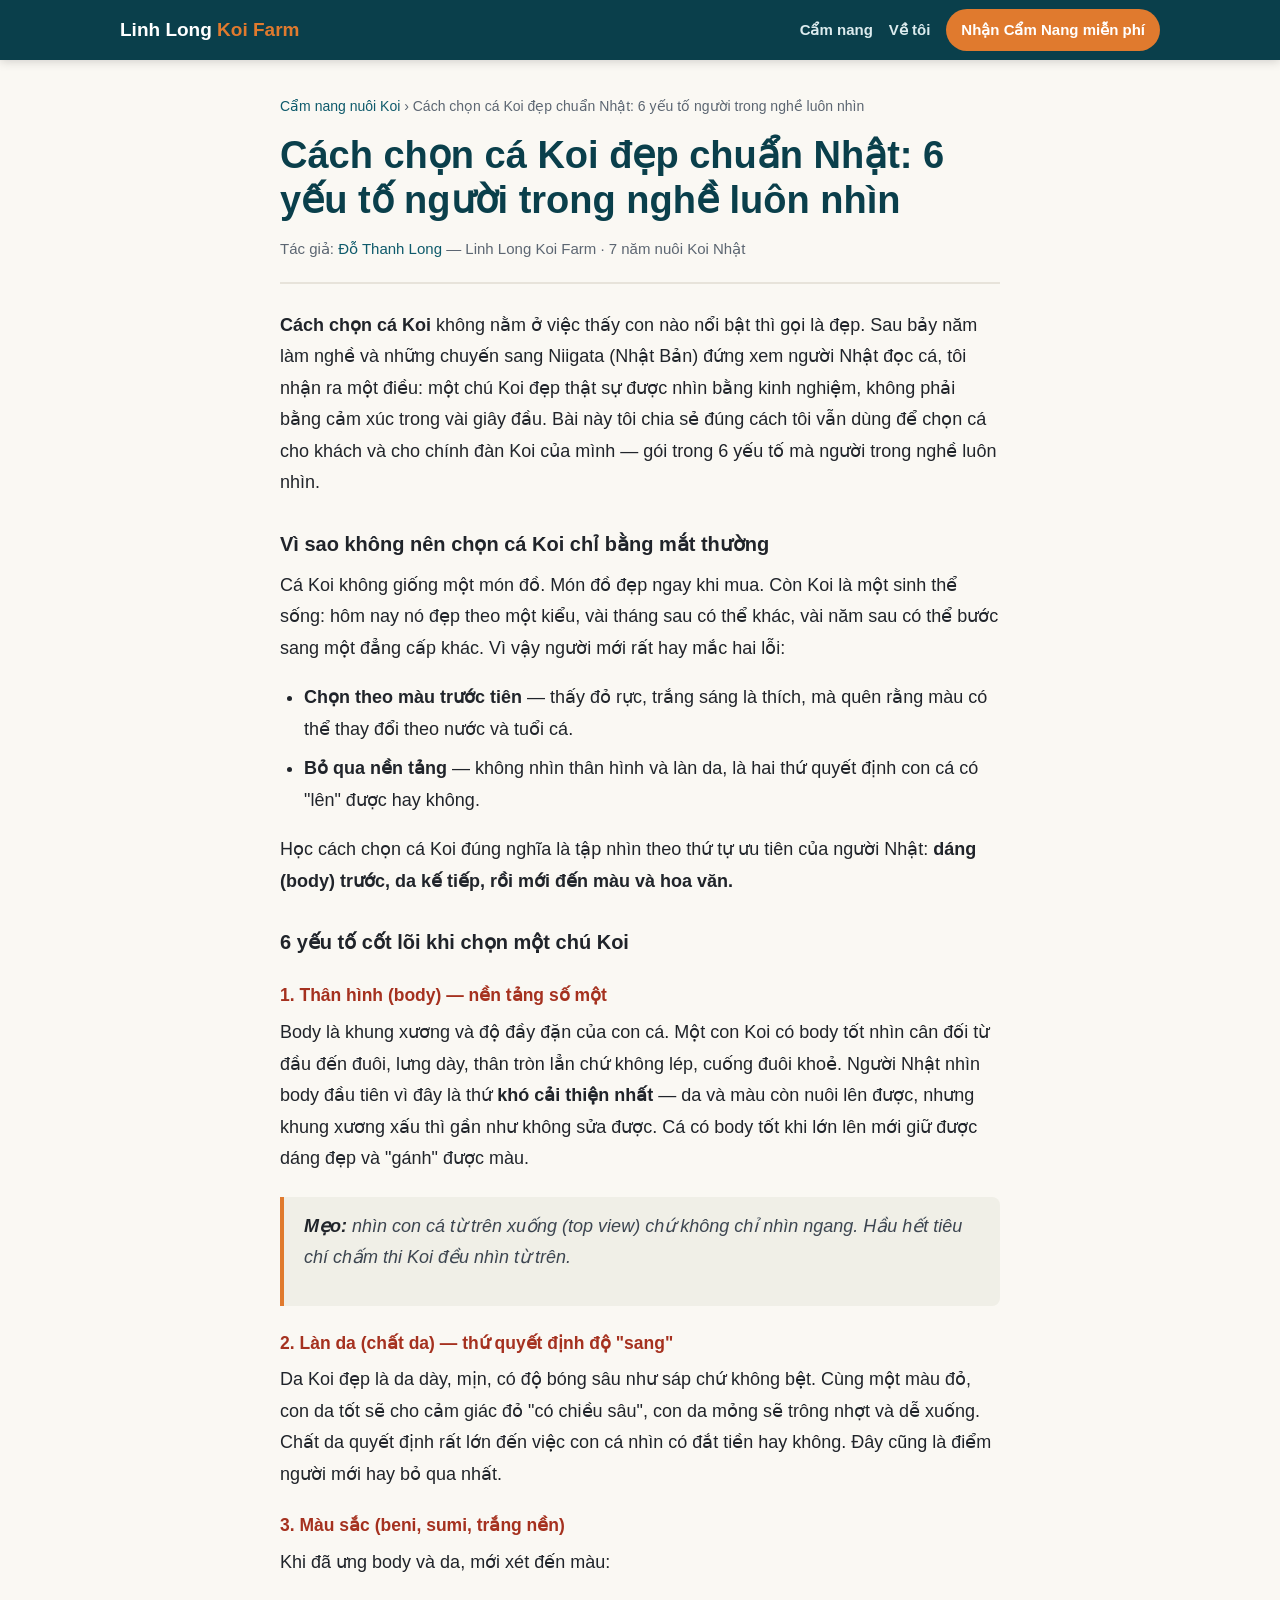
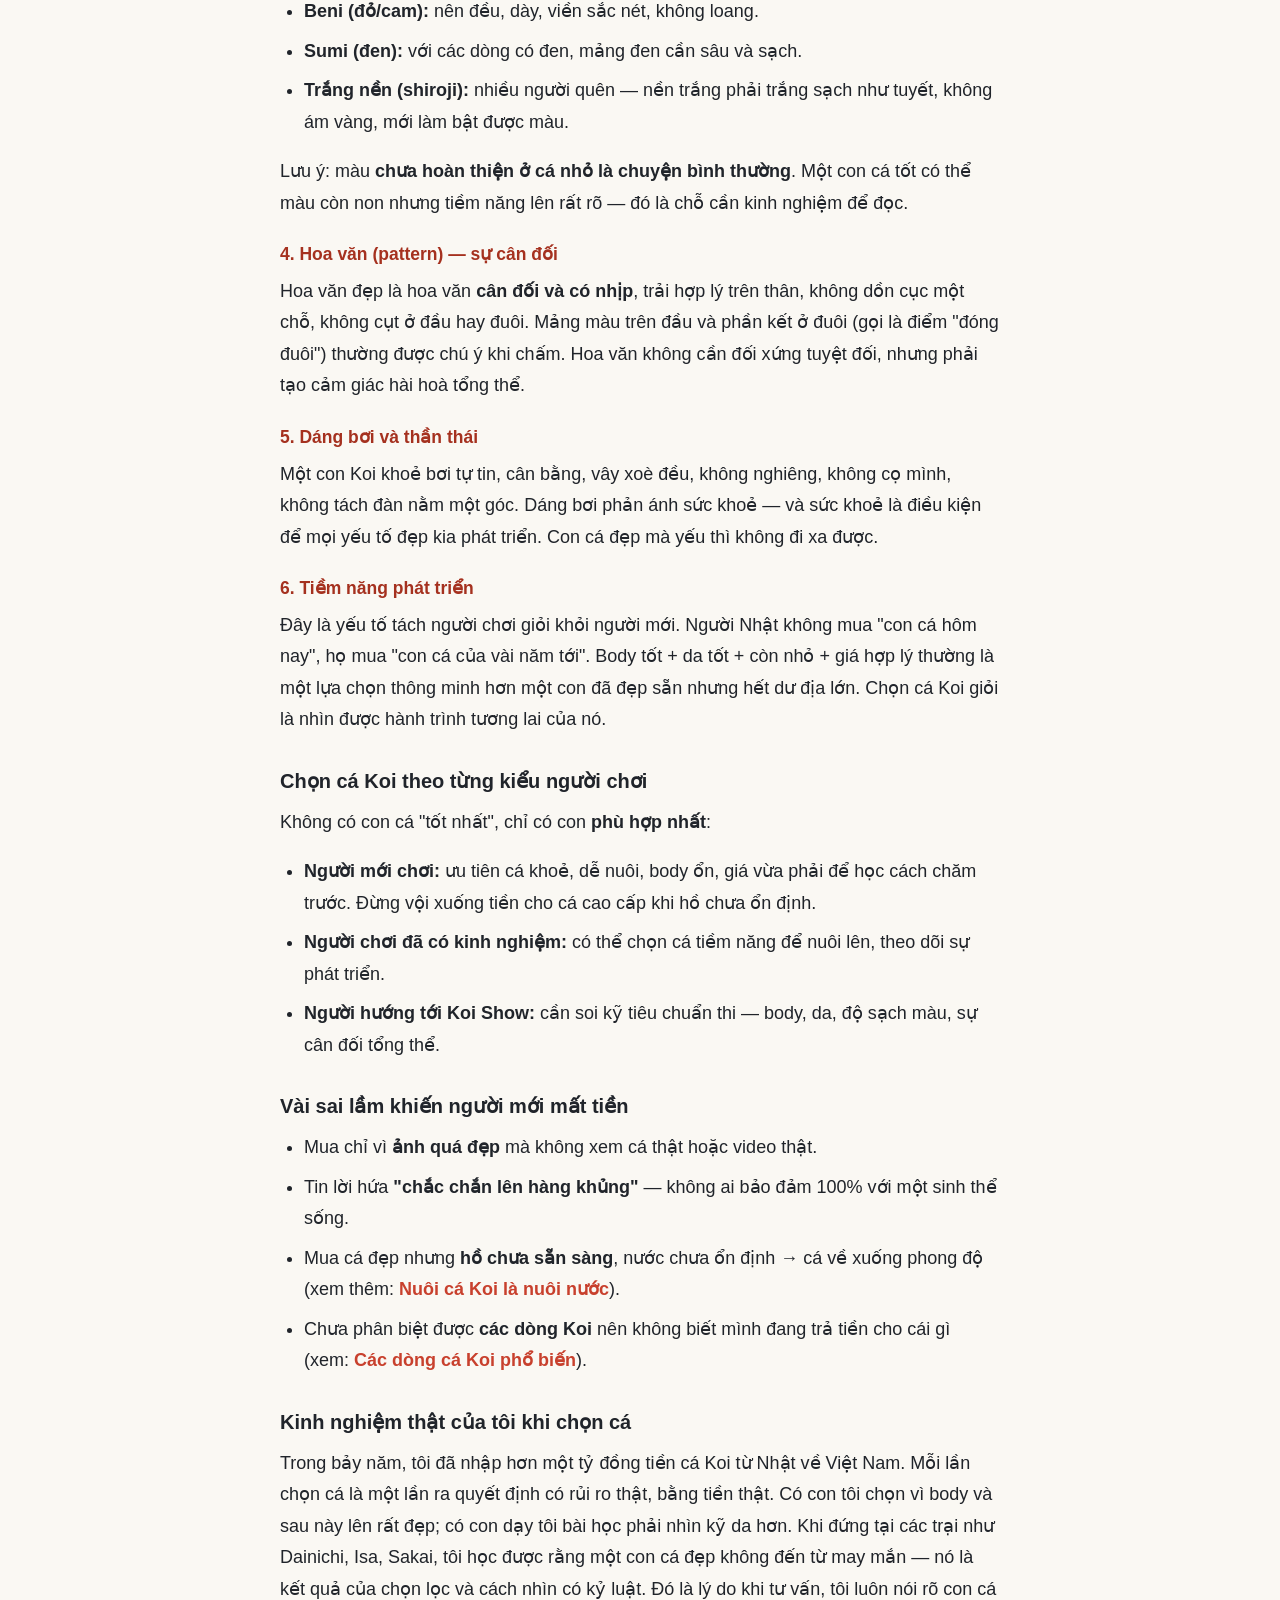
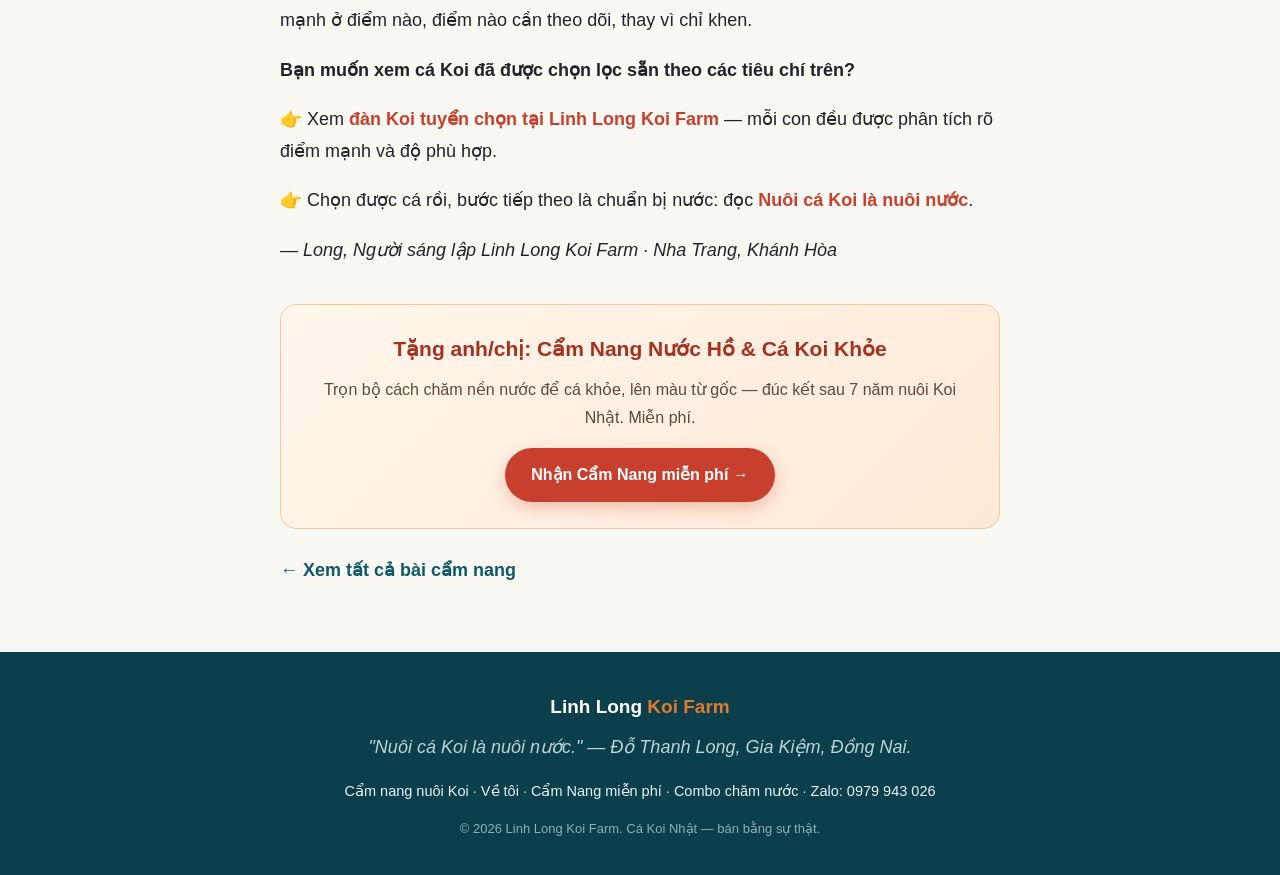
<file: cach-chon-ca-koi-dep-chuan-nhat/index.html>
<!DOCTYPE html>
<html lang="vi">
<head>
<meta charset="utf-8">
<meta name="viewport" content="width=device-width, initial-scale=1">
<title>Cách chọn cá Koi đẹp chuẩn Nhật: 6 yếu tố người trong nghề luôn nhìn | Linh Long Koi Farm</title>
<meta name="description" content="Cách chọn cá Koi đẹp chuẩn Nhật từ người 7 năm trong nghề: nhìn body, làn da, màu (beni), hoa văn, dáng bơi và tiềm năng phát triển — thay vì mua theo cảm tính.">
<link rel="canonical" href="https://longcakoi.com/cach-chon-ca-koi-dep-chuan-nhat/">
<meta property="og:type" content="article">
<meta property="og:title" content="Cách chọn cá Koi đẹp chuẩn Nhật: 6 yếu tố người trong nghề luôn nhìn">
<meta property="og:description" content="Cách chọn cá Koi đẹp chuẩn Nhật từ người 7 năm trong nghề: nhìn body, làn da, màu (beni), hoa văn, dáng bơi và tiềm năng phát triển — thay vì mua theo cảm tính.">
<meta property="og:url" content="https://longcakoi.com/cach-chon-ca-koi-dep-chuan-nhat/">
<meta property="og:site_name" content="Linh Long Koi Farm">
<!-- Google Tag Manager -->
<script>(function(w,d,s,l,i){w[l]=w[l]||[];w[l].push({'gtm.start':
new Date().getTime(),event:'gtm.js'});var f=d.getElementsByTagName(s)[0],
j=d.createElement(s),dl=l!='dataLayer'?'&l='+l:'';j.async=true;j.src=
'https://www.googletagmanager.com/gtm.js?id='+i+dl;f.parentNode.insertBefore(j,f);
})(window,document,'script','dataLayer','GTM-P6BMZ3JT');</script>
<!-- End Google Tag Manager -->
<link rel="stylesheet" href="/assets/style.css">
</head>
<body>
<noscript><iframe src="https://www.googletagmanager.com/ns.html?id=GTM-P6BMZ3JT" height="0" width="0" style="display:none;visibility:hidden"></iframe></noscript>
<header class="site-header"><div class="container">
  <a class="brand" href="/">Linh Long <span>Koi Farm</span></a>
  <nav class="nav">
    <a href="/">Cẩm nang</a>
    <a href="https://longdo1272101-arch.github.io/do-thanh-long/">Về tôi</a>
    <a class="btn" href="https://longdo1272101-arch.github.io/cam-nang-ca-koi/">Nhận Cẩm Nang miễn phí</a>
  </nav>
</div></header>

<main class="wrap">
<article class="post">
  <p class="crumbs"><a href="/">Cẩm nang nuôi Koi</a> › <span>Cách chọn cá Koi đẹp chuẩn Nhật: 6 yếu tố người trong nghề luôn nhìn</span></p>
  <h1>Cách chọn cá Koi đẹp chuẩn Nhật: 6 yếu tố người trong nghề luôn nhìn</h1>
  <p class="byline">Tác giả: <a href="https://longdo1272101-arch.github.io/do-thanh-long/">Đỗ Thanh Long</a> — Linh Long Koi Farm · 7 năm nuôi Koi Nhật</p>
  <div class="post-body">
<p><strong>Cách chọn cá Koi</strong> không nằm ở việc thấy con nào nổi bật thì gọi là đẹp. Sau bảy năm làm nghề và những chuyến sang Niigata (Nhật Bản) đứng xem người Nhật đọc cá, tôi nhận ra một điều: một chú Koi đẹp thật sự được nhìn bằng kinh nghiệm, không phải bằng cảm xúc trong vài giây đầu. Bài này tôi chia sẻ đúng cách tôi vẫn dùng để chọn cá cho khách và cho chính đàn Koi của mình — gói trong 6 yếu tố mà người trong nghề luôn nhìn.</p>
<h3>Vì sao không nên chọn cá Koi chỉ bằng mắt thường</h3>
<p>Cá Koi không giống một món đồ. Món đồ đẹp ngay khi mua. Còn Koi là một sinh thể sống: hôm nay nó đẹp theo một kiểu, vài tháng sau có thể khác, vài năm sau có thể bước sang một đẳng cấp khác. Vì vậy người mới rất hay mắc hai lỗi:</p>
<ul>
<li><strong>Chọn theo màu trước tiên</strong> — thấy đỏ rực, trắng sáng là thích, mà quên rằng màu có thể thay đổi theo nước và tuổi cá.</li>
<li><strong>Bỏ qua nền tảng</strong> — không nhìn thân hình và làn da, là hai thứ quyết định con cá có "lên" được hay không.</li>
</ul>
<p>Học cách chọn cá Koi đúng nghĩa là tập nhìn theo thứ tự ưu tiên của người Nhật: <strong>dáng (body) trước, da kế tiếp, rồi mới đến màu và hoa văn.</strong></p>
<h3>6 yếu tố cốt lõi khi chọn một chú Koi</h3>
<h4>1. Thân hình (body) — nền tảng số một</h4>
<p>Body là khung xương và độ đầy đặn của con cá. Một con Koi có body tốt nhìn cân đối từ đầu đến đuôi, lưng dày, thân tròn lẳn chứ không lép, cuống đuôi khoẻ. Người Nhật nhìn body đầu tiên vì đây là thứ <strong>khó cải thiện nhất</strong> — da và màu còn nuôi lên được, nhưng khung xương xấu thì gần như không sửa được. Cá có body tốt khi lớn lên mới giữ được dáng đẹp và "gánh" được màu.</p>
<blockquote><p><strong>Mẹo:</strong> nhìn con cá từ trên xuống (top view) chứ không chỉ nhìn ngang. Hầu hết tiêu chí chấm thi Koi đều nhìn từ trên.</p></blockquote>
<h4>2. Làn da (chất da) — thứ quyết định độ "sang"</h4>
<p>Da Koi đẹp là da dày, mịn, có độ bóng sâu như sáp chứ không bệt. Cùng một màu đỏ, con da tốt sẽ cho cảm giác đỏ "có chiều sâu", con da mỏng sẽ trông nhợt và dễ xuống. Chất da quyết định rất lớn đến việc con cá nhìn có đắt tiền hay không. Đây cũng là điểm người mới hay bỏ qua nhất.</p>
<h4>3. Màu sắc (beni, sumi, trắng nền)</h4>
<p>Khi đã ưng body và da, mới xét đến màu:</p>
<ul>
<li><strong>Beni (đỏ/cam):</strong> nên đều, dày, viền sắc nét, không loang.</li>
<li><strong>Sumi (đen):</strong> với các dòng có đen, mảng đen cần sâu và sạch.</li>
<li><strong>Trắng nền (shiroji):</strong> nhiều người quên — nền trắng phải trắng sạch như tuyết, không ám vàng, mới làm bật được màu.</li>
</ul>
<p>Lưu ý: màu <strong>chưa hoàn thiện ở cá nhỏ là chuyện bình thường</strong>. Một con cá tốt có thể màu còn non nhưng tiềm năng lên rất rõ — đó là chỗ cần kinh nghiệm để đọc.</p>
<h4>4. Hoa văn (pattern) — sự cân đối</h4>
<p>Hoa văn đẹp là hoa văn <strong>cân đối và có nhịp</strong>, trải hợp lý trên thân, không dồn cục một chỗ, không cụt ở đầu hay đuôi. Mảng màu trên đầu và phần kết ở đuôi (gọi là điểm "đóng đuôi") thường được chú ý khi chấm. Hoa văn không cần đối xứng tuyệt đối, nhưng phải tạo cảm giác hài hoà tổng thể.</p>
<h4>5. Dáng bơi và thần thái</h4>
<p>Một con Koi khoẻ bơi tự tin, cân bằng, vây xoè đều, không nghiêng, không cọ mình, không tách đàn nằm một góc. Dáng bơi phản ánh sức khoẻ — và sức khoẻ là điều kiện để mọi yếu tố đẹp kia phát triển. Con cá đẹp mà yếu thì không đi xa được.</p>
<h4>6. Tiềm năng phát triển</h4>
<p>Đây là yếu tố tách người chơi giỏi khỏi người mới. Người Nhật không mua "con cá hôm nay", họ mua "con cá của vài năm tới". Body tốt + da tốt + còn nhỏ + giá hợp lý thường là một lựa chọn thông minh hơn một con đã đẹp sẵn nhưng hết dư địa lớn. Chọn cá Koi giỏi là nhìn được hành trình tương lai của nó.</p>
<h3>Chọn cá Koi theo từng kiểu người chơi</h3>
<p>Không có con cá "tốt nhất", chỉ có con <strong>phù hợp nhất</strong>:</p>
<ul>
<li><strong>Người mới chơi:</strong> ưu tiên cá khoẻ, dễ nuôi, body ổn, giá vừa phải để học cách chăm trước. Đừng vội xuống tiền cho cá cao cấp khi hồ chưa ổn định.</li>
<li><strong>Người chơi đã có kinh nghiệm:</strong> có thể chọn cá tiềm năng để nuôi lên, theo dõi sự phát triển.</li>
<li><strong>Người hướng tới Koi Show:</strong> cần soi kỹ tiêu chuẩn thi — body, da, độ sạch màu, sự cân đối tổng thể.</li>
</ul>
<h3>Vài sai lầm khiến người mới mất tiền</h3>
<ul>
<li>Mua chỉ vì <strong>ảnh quá đẹp</strong> mà không xem cá thật hoặc video thật.</li>
<li>Tin lời hứa <strong>"chắc chắn lên hàng khủng"</strong> — không ai bảo đảm 100% với một sinh thể sống.</li>
<li>Mua cá đẹp nhưng <strong>hồ chưa sẵn sàng</strong>, nước chưa ổn định → cá về xuống phong độ (xem thêm: <a href="/cach-cham-nuoc-ho-ca-koi/">Nuôi cá Koi là nuôi nước</a>).</li>
<li>Chưa phân biệt được <strong>các dòng Koi</strong> nên không biết mình đang trả tiền cho cái gì (xem: <a href="/cac-dong-ca-koi-pho-bien/">Các dòng cá Koi phổ biến</a>).</li>
</ul>
<h3>Kinh nghiệm thật của tôi khi chọn cá</h3>
<p>Trong bảy năm, tôi đã nhập hơn một tỷ đồng tiền cá Koi từ Nhật về Việt Nam. Mỗi lần chọn cá là một lần ra quyết định có rủi ro thật, bằng tiền thật. Có con tôi chọn vì body và sau này lên rất đẹp; có con dạy tôi bài học phải nhìn kỹ da hơn. Khi đứng tại các trại như Dainichi, Isa, Sakai, tôi học được rằng một con cá đẹp không đến từ may mắn — nó là kết quả của chọn lọc và cách nhìn có kỷ luật. Đó là lý do khi tư vấn, tôi luôn nói rõ con cá mạnh ở điểm nào, điểm nào cần theo dõi, thay vì chỉ khen.</p>
<p><strong>Bạn muốn xem cá Koi đã được chọn lọc sẵn theo các tiêu chí trên?</strong></p>
<p>👉 Xem <strong><a href="https://longdo1272101-arch.github.io/combo-eleven-koi/">đàn Koi tuyển chọn tại Linh Long Koi Farm</a></strong> — mỗi con đều được phân tích rõ điểm mạnh và độ phù hợp.</p>
<p>👉 Chọn được cá rồi, bước tiếp theo là chuẩn bị nước: đọc <strong><a href="/cach-cham-nuoc-ho-ca-koi/">Nuôi cá Koi là nuôi nước</a></strong>.</p>
<p><em>— Long, Người sáng lập Linh Long Koi Farm · Nha Trang, Khánh Hòa</em></p>
  </div>
<aside class="cta-box">
  <h3>Tặng anh/chị: Cẩm Nang Nước Hồ &amp; Cá Koi Khỏe</h3>
  <p>Trọn bộ cách chăm nền nước để cá khỏe, lên màu từ gốc — đúc kết sau 7 năm nuôi Koi Nhật. Miễn phí.</p>
  <a class="cta-btn" href="https://longdo1272101-arch.github.io/cam-nang-ca-koi/">Nhận Cẩm Nang miễn phí →</a>
</aside>

  <p class="back"><a href="/">← Xem tất cả bài cẩm nang</a></p>
</article>
</main>

<footer class="site-footer"><div class="container">
  <div class="f-brand">Linh Long <span>Koi Farm</span></div>
  <p class="f-tag">"Nuôi cá Koi là nuôi nước." — Đỗ Thanh Long, Gia Kiệm, Đồng Nai.</p>
  <p class="f-links">
    <a href="/">Cẩm nang nuôi Koi</a> ·
    <a href="https://longdo1272101-arch.github.io/do-thanh-long/">Về tôi</a> ·
    <a href="https://longdo1272101-arch.github.io/cam-nang-ca-koi/">Cẩm Nang miễn phí</a> ·
    <a href="https://longdo1272101-arch.github.io/combo-eleven-koi/">Combo chăm nước</a> ·
    <a href="https://zalo.me/0979943026">Zalo: 0979 943 026</a>
  </p>
  <p class="f-copy">© 2026 Linh Long Koi Farm. Cá Koi Nhật — bán bằng sự thật.</p>
</div></footer>

</body>
</html>
</file>
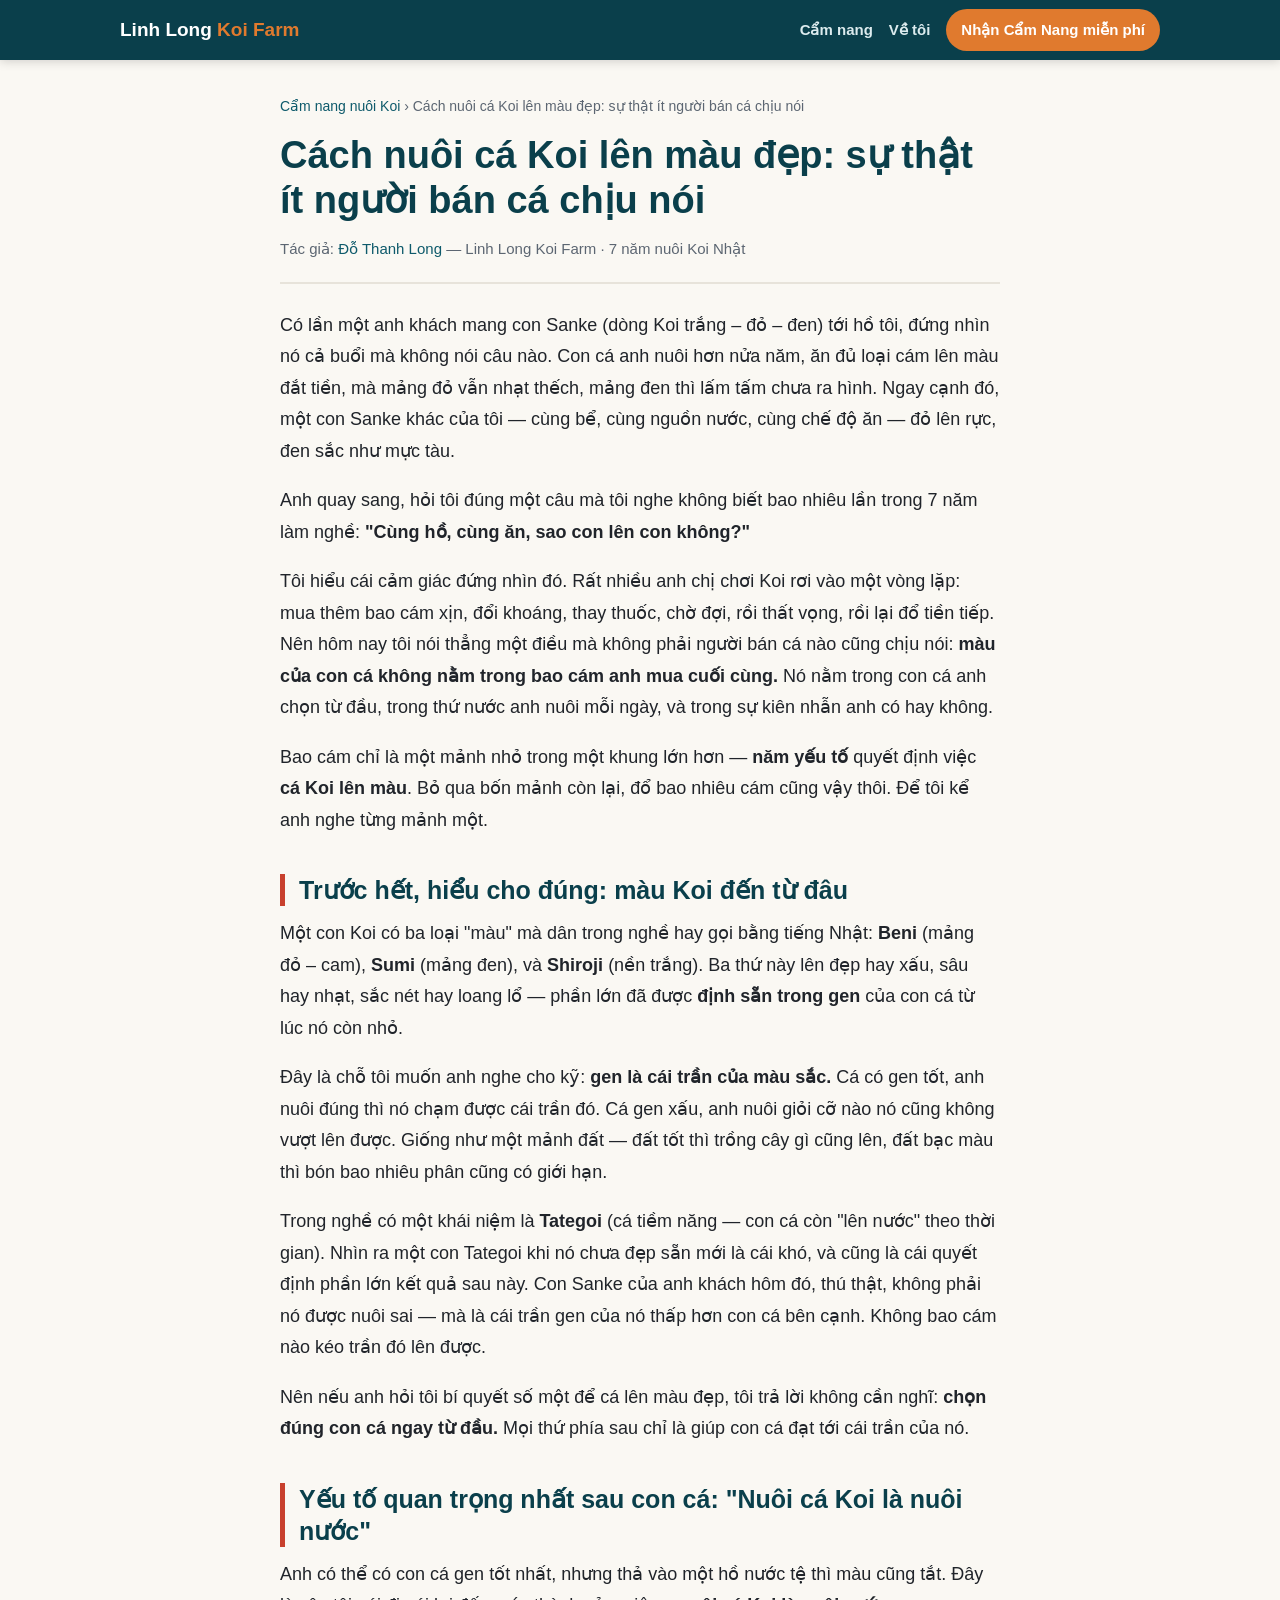
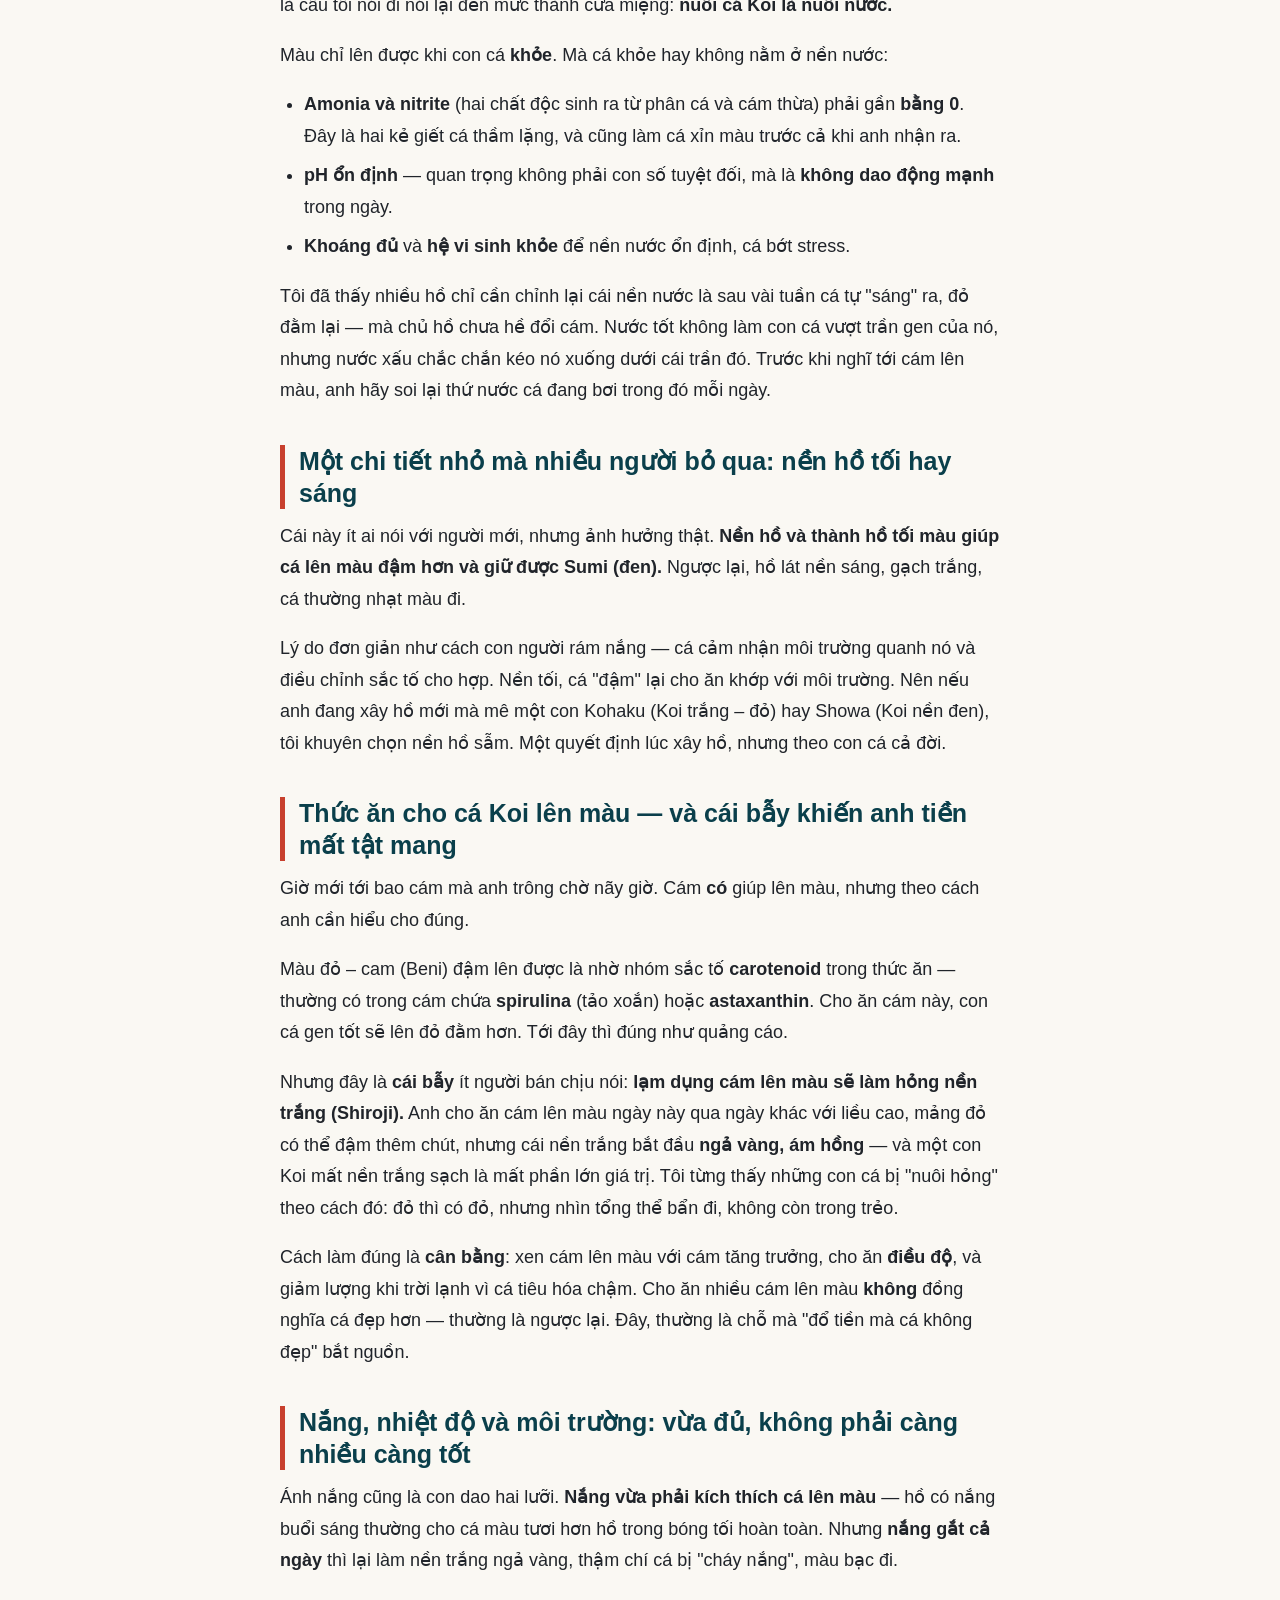
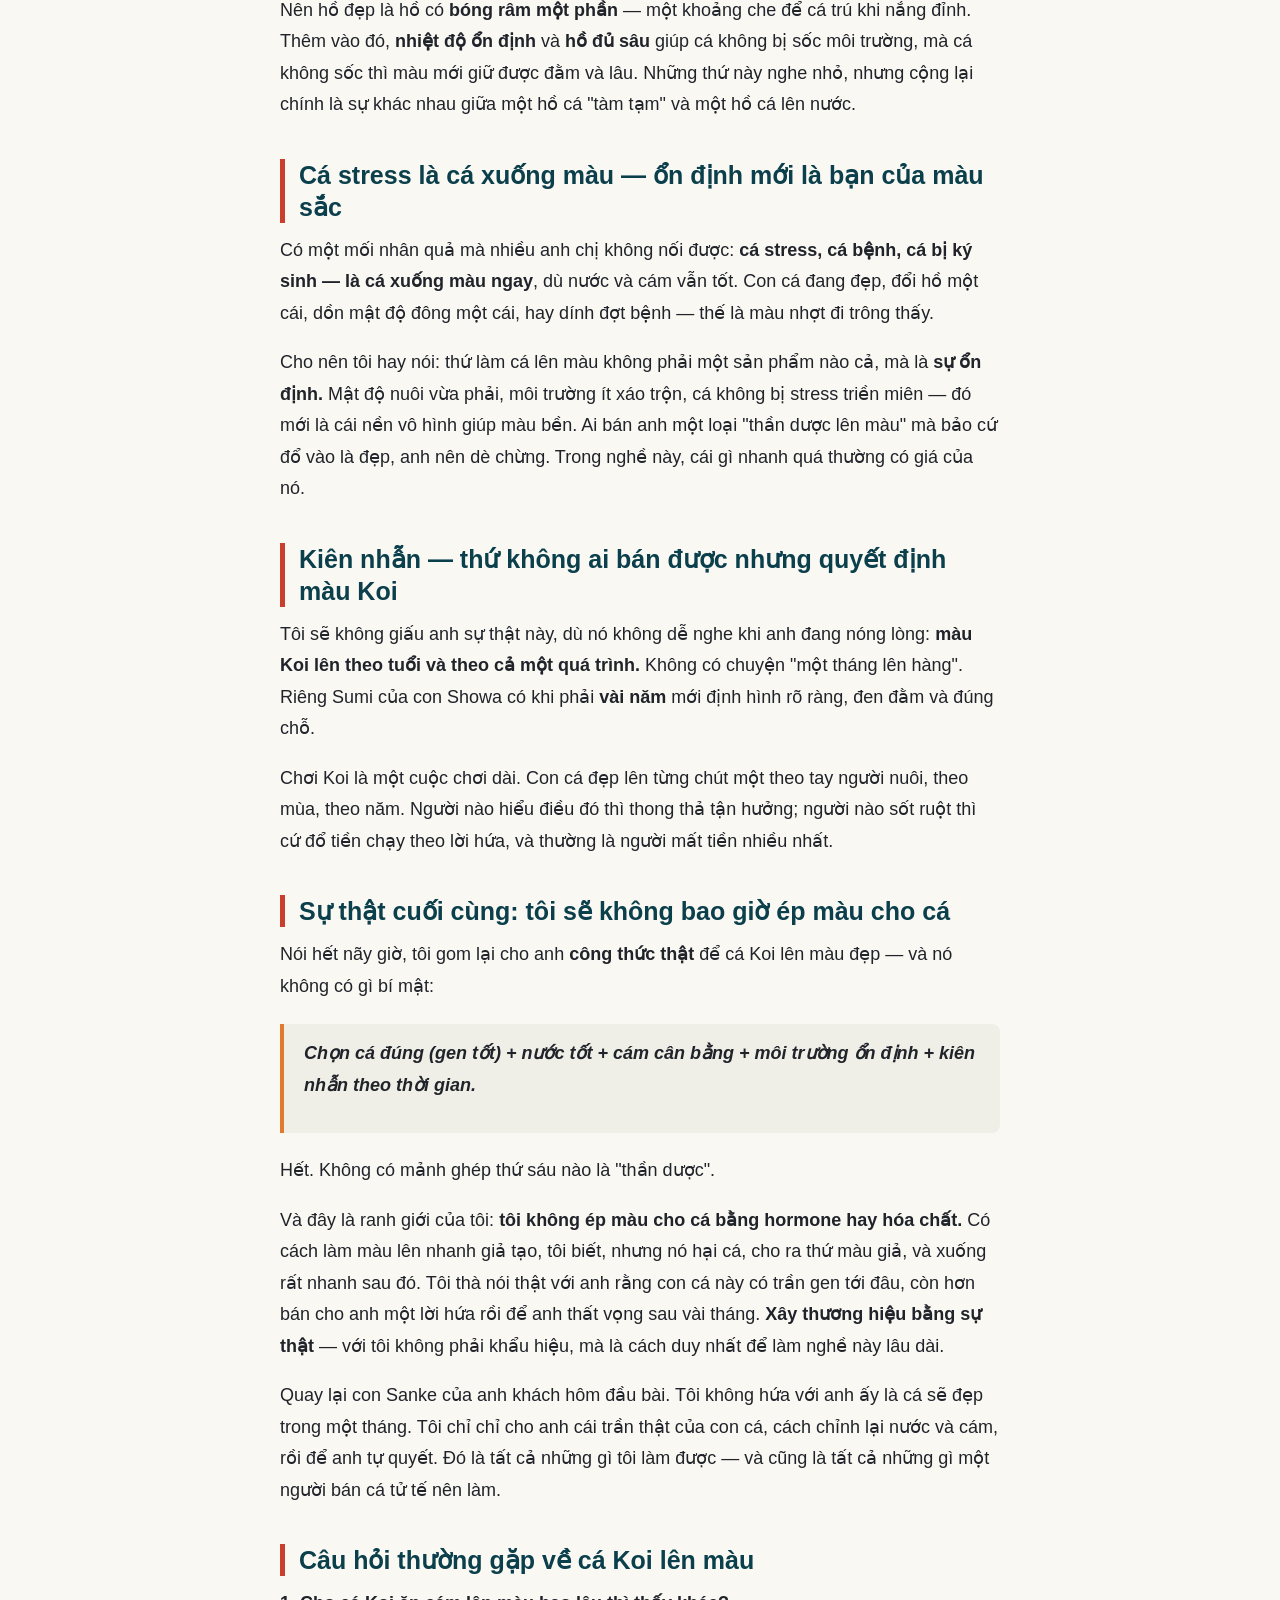
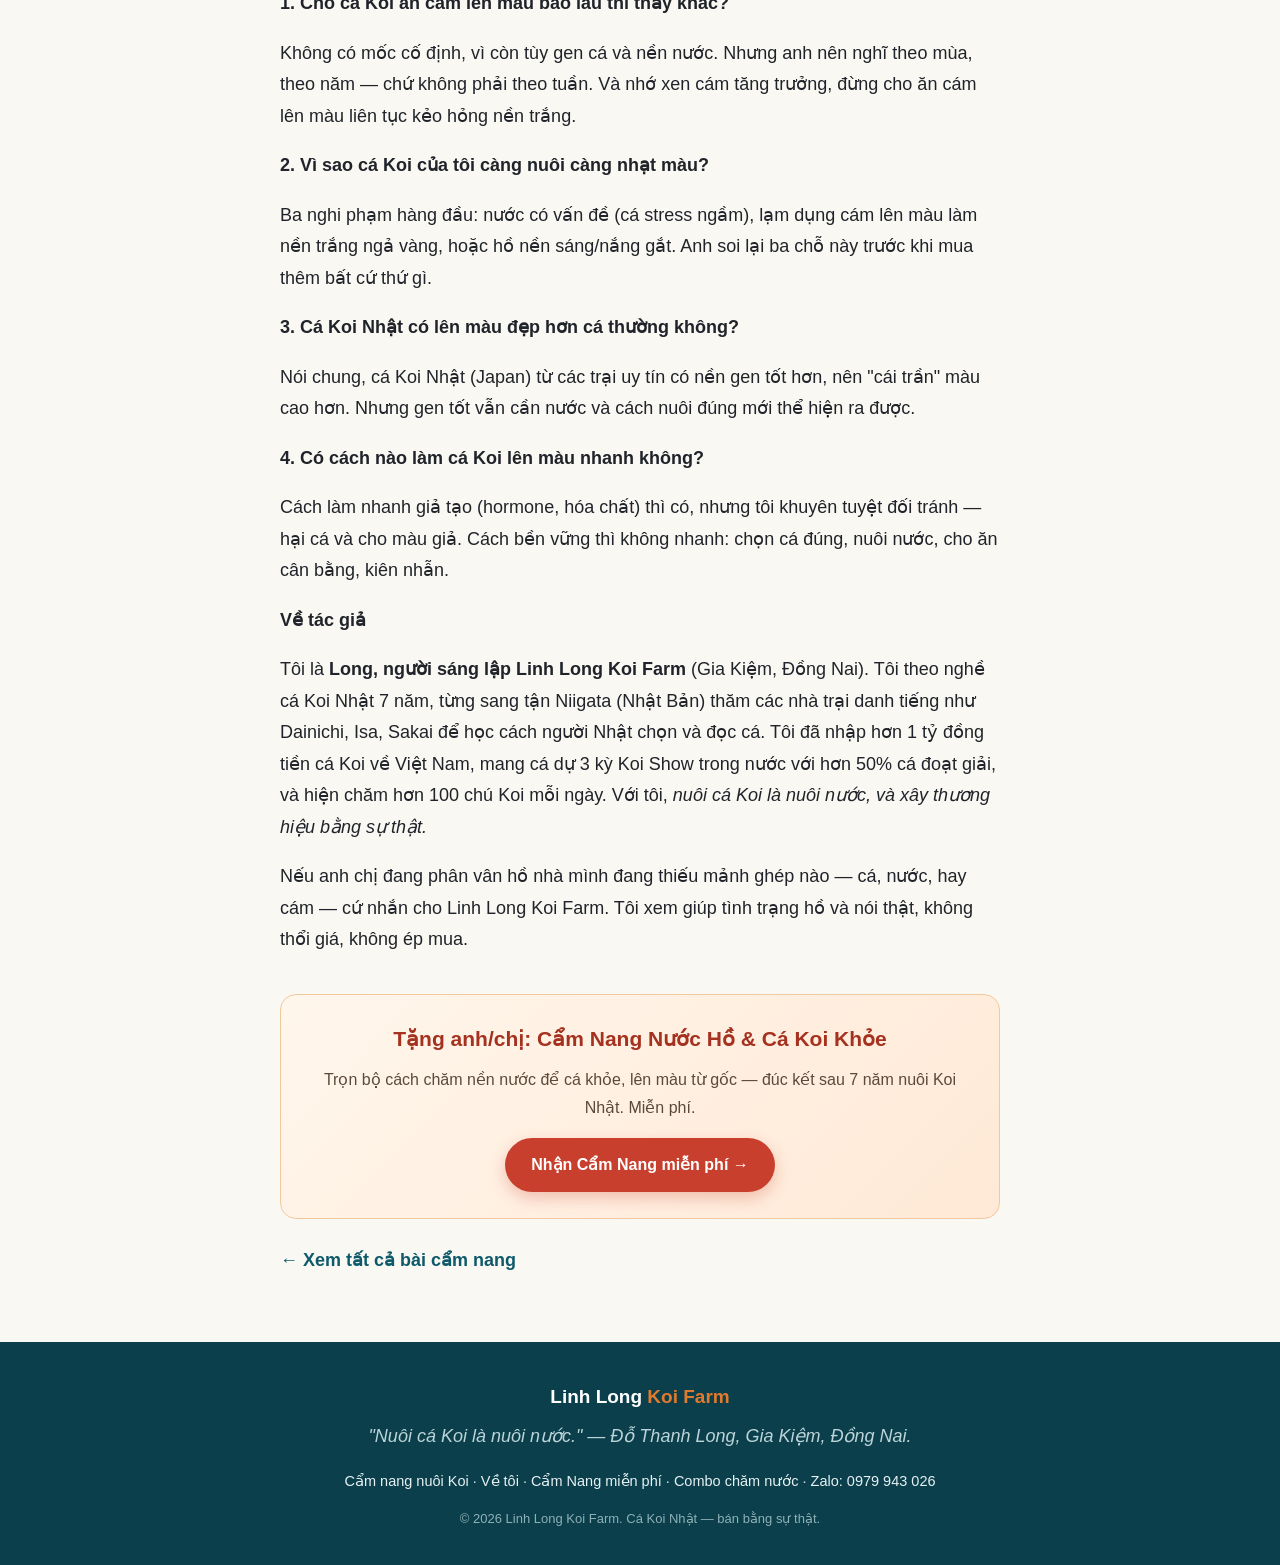
<file: cach-nuoi-ca-koi-len-mau/index.html>
<!DOCTYPE html>
<html lang="vi">
<head>
<meta charset="utf-8">
<meta name="viewport" content="width=device-width, initial-scale=1">
<title>Cách nuôi cá Koi lên màu đẹp: sự thật ít người bán cá chịu nói | Linh Long Koi Farm</title>
<meta name="description" content="Cá Koi lên màu không nằm trong bao cám. 5 yếu tố thật sự quyết định màu cá, và sự thật sau 7 năm nuôi Koi mà ít người bán chịu nói với anh.">
<link rel="canonical" href="https://longcakoi.com/cach-nuoi-ca-koi-len-mau/">
<meta property="og:type" content="article">
<meta property="og:title" content="Cách nuôi cá Koi lên màu đẹp: sự thật ít người bán cá chịu nói">
<meta property="og:description" content="Cá Koi lên màu không nằm trong bao cám. 5 yếu tố thật sự quyết định màu cá, và sự thật sau 7 năm nuôi Koi mà ít người bán chịu nói với anh.">
<meta property="og:url" content="https://longcakoi.com/cach-nuoi-ca-koi-len-mau/">
<meta property="og:site_name" content="Linh Long Koi Farm">
<!-- Google Tag Manager -->
<script>(function(w,d,s,l,i){w[l]=w[l]||[];w[l].push({'gtm.start':
new Date().getTime(),event:'gtm.js'});var f=d.getElementsByTagName(s)[0],
j=d.createElement(s),dl=l!='dataLayer'?'&l='+l:'';j.async=true;j.src=
'https://www.googletagmanager.com/gtm.js?id='+i+dl;f.parentNode.insertBefore(j,f);
})(window,document,'script','dataLayer','GTM-P6BMZ3JT');</script>
<!-- End Google Tag Manager -->
<link rel="stylesheet" href="/assets/style.css">
</head>
<body>
<noscript><iframe src="https://www.googletagmanager.com/ns.html?id=GTM-P6BMZ3JT" height="0" width="0" style="display:none;visibility:hidden"></iframe></noscript>
<header class="site-header"><div class="container">
  <a class="brand" href="/">Linh Long <span>Koi Farm</span></a>
  <nav class="nav">
    <a href="/">Cẩm nang</a>
    <a href="https://longdo1272101-arch.github.io/do-thanh-long/">Về tôi</a>
    <a class="btn" href="https://longdo1272101-arch.github.io/cam-nang-ca-koi/">Nhận Cẩm Nang miễn phí</a>
  </nav>
</div></header>

<main class="wrap">
<article class="post">
  <p class="crumbs"><a href="/">Cẩm nang nuôi Koi</a> › <span>Cách nuôi cá Koi lên màu đẹp: sự thật ít người bán cá chịu nói</span></p>
  <h1>Cách nuôi cá Koi lên màu đẹp: sự thật ít người bán cá chịu nói</h1>
  <p class="byline">Tác giả: <a href="https://longdo1272101-arch.github.io/do-thanh-long/">Đỗ Thanh Long</a> — Linh Long Koi Farm · 7 năm nuôi Koi Nhật</p>
  <div class="post-body">
<p>Có lần một anh khách mang con Sanke (dòng Koi trắng – đỏ – đen) tới hồ tôi, đứng nhìn nó cả buổi mà không nói câu nào. Con cá anh nuôi hơn nửa năm, ăn đủ loại cám lên màu đắt tiền, mà mảng đỏ vẫn nhạt thếch, mảng đen thì lấm tấm chưa ra hình. Ngay cạnh đó, một con Sanke khác của tôi — cùng bể, cùng nguồn nước, cùng chế độ ăn — đỏ lên rực, đen sắc như mực tàu.</p>
<p>Anh quay sang, hỏi tôi đúng một câu mà tôi nghe không biết bao nhiêu lần trong 7 năm làm nghề: <strong>"Cùng hồ, cùng ăn, sao con lên con không?"</strong></p>
<p>Tôi hiểu cái cảm giác đứng nhìn đó. Rất nhiều anh chị chơi Koi rơi vào một vòng lặp: mua thêm bao cám xịn, đổi khoáng, thay thuốc, chờ đợi, rồi thất vọng, rồi lại đổ tiền tiếp. Nên hôm nay tôi nói thẳng một điều mà không phải người bán cá nào cũng chịu nói: <strong>màu của con cá không nằm trong bao cám anh mua cuối cùng.</strong> Nó nằm trong con cá anh chọn từ đầu, trong thứ nước anh nuôi mỗi ngày, và trong sự kiên nhẫn anh có hay không.</p>
<p>Bao cám chỉ là một mảnh nhỏ trong một khung lớn hơn — <strong>năm yếu tố</strong> quyết định việc <strong>cá Koi lên màu</strong>. Bỏ qua bốn mảnh còn lại, đổ bao nhiêu cám cũng vậy thôi. Để tôi kể anh nghe từng mảnh một.</p>
<h2>Trước hết, hiểu cho đúng: màu Koi đến từ đâu</h2>
<p>Một con Koi có ba loại "màu" mà dân trong nghề hay gọi bằng tiếng Nhật: <strong>Beni</strong> (mảng đỏ – cam), <strong>Sumi</strong> (mảng đen), và <strong>Shiroji</strong> (nền trắng). Ba thứ này lên đẹp hay xấu, sâu hay nhạt, sắc nét hay loang lổ — phần lớn đã được <strong>định sẵn trong gen</strong> của con cá từ lúc nó còn nhỏ.</p>
<p>Đây là chỗ tôi muốn anh nghe cho kỹ: <strong>gen là cái trần của màu sắc.</strong> Cá có gen tốt, anh nuôi đúng thì nó chạm được cái trần đó. Cá gen xấu, anh nuôi giỏi cỡ nào nó cũng không vượt lên được. Giống như một mảnh đất — đất tốt thì trồng cây gì cũng lên, đất bạc màu thì bón bao nhiêu phân cũng có giới hạn.</p>
<p>Trong nghề có một khái niệm là <strong>Tategoi</strong> (cá tiềm năng — con cá còn "lên nước" theo thời gian). Nhìn ra một con Tategoi khi nó chưa đẹp sẵn mới là cái khó, và cũng là cái quyết định phần lớn kết quả sau này. Con Sanke của anh khách hôm đó, thú thật, không phải nó được nuôi sai — mà là cái trần gen của nó thấp hơn con cá bên cạnh. Không bao cám nào kéo trần đó lên được.</p>
<p>Nên nếu anh hỏi tôi bí quyết số một để cá lên màu đẹp, tôi trả lời không cần nghĩ: <strong>chọn đúng con cá ngay từ đầu.</strong> Mọi thứ phía sau chỉ là giúp con cá đạt tới cái trần của nó.</p>
<h2>Yếu tố quan trọng nhất sau con cá: "Nuôi cá Koi là nuôi nước"</h2>
<p>Anh có thể có con cá gen tốt nhất, nhưng thả vào một hồ nước tệ thì màu cũng tắt. Đây là câu tôi nói đi nói lại đến mức thành cửa miệng: <strong>nuôi cá Koi là nuôi nước.</strong></p>
<p>Màu chỉ lên được khi con cá <strong>khỏe</strong>. Mà cá khỏe hay không nằm ở nền nước:</p>
<ul>
<li><strong>Amonia và nitrite</strong> (hai chất độc sinh ra từ phân cá và cám thừa) phải gần <strong>bằng 0</strong>. Đây là hai kẻ giết cá thầm lặng, và cũng làm cá xỉn màu trước cả khi anh nhận ra.</li>
<li><strong>pH ổn định</strong> — quan trọng không phải con số tuyệt đối, mà là <strong>không dao động mạnh</strong> trong ngày.</li>
<li><strong>Khoáng đủ</strong> và <strong>hệ vi sinh khỏe</strong> để nền nước ổn định, cá bớt stress.</li>
</ul>
<p>Tôi đã thấy nhiều hồ chỉ cần chỉnh lại cái nền nước là sau vài tuần cá tự "sáng" ra, đỏ đằm lại — mà chủ hồ chưa hề đổi cám. Nước tốt không làm con cá vượt trần gen của nó, nhưng nước xấu chắc chắn kéo nó xuống dưới cái trần đó. Trước khi nghĩ tới cám lên màu, anh hãy soi lại thứ nước cá đang bơi trong đó mỗi ngày.</p>
<h2>Một chi tiết nhỏ mà nhiều người bỏ qua: nền hồ tối hay sáng</h2>
<p>Cái này ít ai nói với người mới, nhưng ảnh hưởng thật. <strong>Nền hồ và thành hồ tối màu giúp cá lên màu đậm hơn và giữ được Sumi (đen).</strong> Ngược lại, hồ lát nền sáng, gạch trắng, cá thường nhạt màu đi.</p>
<p>Lý do đơn giản như cách con người rám nắng — cá cảm nhận môi trường quanh nó và điều chỉnh sắc tố cho hợp. Nền tối, cá "đậm" lại cho ăn khớp với môi trường. Nên nếu anh đang xây hồ mới mà mê một con Kohaku (Koi trắng – đỏ) hay Showa (Koi nền đen), tôi khuyên chọn nền hồ sẫm. Một quyết định lúc xây hồ, nhưng theo con cá cả đời.</p>
<h2>Thức ăn cho cá Koi lên màu — và cái bẫy khiến anh tiền mất tật mang</h2>
<p>Giờ mới tới bao cám mà anh trông chờ nãy giờ. Cám <strong>có</strong> giúp lên màu, nhưng theo cách anh cần hiểu cho đúng.</p>
<p>Màu đỏ – cam (Beni) đậm lên được là nhờ nhóm sắc tố <strong>carotenoid</strong> trong thức ăn — thường có trong cám chứa <strong>spirulina</strong> (tảo xoắn) hoặc <strong>astaxanthin</strong>. Cho ăn cám này, con cá gen tốt sẽ lên đỏ đằm hơn. Tới đây thì đúng như quảng cáo.</p>
<p>Nhưng đây là <strong>cái bẫy</strong> ít người bán chịu nói: <strong>lạm dụng cám lên màu sẽ làm hỏng nền trắng (Shiroji).</strong> Anh cho ăn cám lên màu ngày này qua ngày khác với liều cao, mảng đỏ có thể đậm thêm chút, nhưng cái nền trắng bắt đầu <strong>ngả vàng, ám hồng</strong> — và một con Koi mất nền trắng sạch là mất phần lớn giá trị. Tôi từng thấy những con cá bị "nuôi hỏng" theo cách đó: đỏ thì có đỏ, nhưng nhìn tổng thể bẩn đi, không còn trong trẻo.</p>
<p>Cách làm đúng là <strong>cân bằng</strong>: xen cám lên màu với cám tăng trưởng, cho ăn <strong>điều độ</strong>, và giảm lượng khi trời lạnh vì cá tiêu hóa chậm. Cho ăn nhiều cám lên màu <strong>không</strong> đồng nghĩa cá đẹp hơn — thường là ngược lại. Đây, thường là chỗ mà "đổ tiền mà cá không đẹp" bắt nguồn.</p>
<h2>Nắng, nhiệt độ và môi trường: vừa đủ, không phải càng nhiều càng tốt</h2>
<p>Ánh nắng cũng là con dao hai lưỡi. <strong>Nắng vừa phải kích thích cá lên màu</strong> — hồ có nắng buổi sáng thường cho cá màu tươi hơn hồ trong bóng tối hoàn toàn. Nhưng <strong>nắng gắt cả ngày</strong> thì lại làm nền trắng ngả vàng, thậm chí cá bị "cháy nắng", màu bạc đi.</p>
<p>Nên hồ đẹp là hồ có <strong>bóng râm một phần</strong> — một khoảng che để cá trú khi nắng đỉnh. Thêm vào đó, <strong>nhiệt độ ổn định</strong> và <strong>hồ đủ sâu</strong> giúp cá không bị sốc môi trường, mà cá không sốc thì màu mới giữ được đằm và lâu. Những thứ này nghe nhỏ, nhưng cộng lại chính là sự khác nhau giữa một hồ cá "tàm tạm" và một hồ cá lên nước.</p>
<h2>Cá stress là cá xuống màu — ổn định mới là bạn của màu sắc</h2>
<p>Có một mối nhân quả mà nhiều anh chị không nối được: <strong>cá stress, cá bệnh, cá bị ký sinh — là cá xuống màu ngay</strong>, dù nước và cám vẫn tốt. Con cá đang đẹp, đổi hồ một cái, dồn mật độ đông một cái, hay dính đợt bệnh — thế là màu nhợt đi trông thấy.</p>
<p>Cho nên tôi hay nói: thứ làm cá lên màu không phải một sản phẩm nào cả, mà là <strong>sự ổn định.</strong> Mật độ nuôi vừa phải, môi trường ít xáo trộn, cá không bị stress triền miên — đó mới là cái nền vô hình giúp màu bền. Ai bán anh một loại "thần dược lên màu" mà bảo cứ đổ vào là đẹp, anh nên dè chừng. Trong nghề này, cái gì nhanh quá thường có giá của nó.</p>
<h2>Kiên nhẫn — thứ không ai bán được nhưng quyết định màu Koi</h2>
<p>Tôi sẽ không giấu anh sự thật này, dù nó không dễ nghe khi anh đang nóng lòng: <strong>màu Koi lên theo tuổi và theo cả một quá trình.</strong> Không có chuyện "một tháng lên hàng". Riêng Sumi của con Showa có khi phải <strong>vài năm</strong> mới định hình rõ ràng, đen đằm và đúng chỗ.</p>
<p>Chơi Koi là một cuộc chơi dài. Con cá đẹp lên từng chút một theo tay người nuôi, theo mùa, theo năm. Người nào hiểu điều đó thì thong thả tận hưởng; người nào sốt ruột thì cứ đổ tiền chạy theo lời hứa, và thường là người mất tiền nhiều nhất.</p>
<h2>Sự thật cuối cùng: tôi sẽ không bao giờ ép màu cho cá</h2>
<p>Nói hết nãy giờ, tôi gom lại cho anh <strong>công thức thật</strong> để cá Koi lên màu đẹp — và nó không có gì bí mật:</p>
<blockquote><p><strong>Chọn cá đúng (gen tốt) + nước tốt + cám cân bằng + môi trường ổn định + kiên nhẫn theo thời gian.</strong></p></blockquote>
<p>Hết. Không có mảnh ghép thứ sáu nào là "thần dược".</p>
<p>Và đây là ranh giới của tôi: <strong>tôi không ép màu cho cá bằng hormone hay hóa chất.</strong> Có cách làm màu lên nhanh giả tạo, tôi biết, nhưng nó hại cá, cho ra thứ màu giả, và xuống rất nhanh sau đó. Tôi thà nói thật với anh rằng con cá này có trần gen tới đâu, còn hơn bán cho anh một lời hứa rồi để anh thất vọng sau vài tháng. <strong>Xây thương hiệu bằng sự thật</strong> — với tôi không phải khẩu hiệu, mà là cách duy nhất để làm nghề này lâu dài.</p>
<p>Quay lại con Sanke của anh khách hôm đầu bài. Tôi không hứa với anh ấy là cá sẽ đẹp trong một tháng. Tôi chỉ chỉ cho anh cái trần thật của con cá, cách chỉnh lại nước và cám, rồi để anh tự quyết. Đó là tất cả những gì tôi làm được — và cũng là tất cả những gì một người bán cá tử tế nên làm.</p>
<h2>Câu hỏi thường gặp về cá Koi lên màu</h2>
<p><strong>1. Cho cá Koi ăn cám lên màu bao lâu thì thấy khác?</strong></p>
<p>Không có mốc cố định, vì còn tùy gen cá và nền nước. Nhưng anh nên nghĩ theo mùa, theo năm — chứ không phải theo tuần. Và nhớ xen cám tăng trưởng, đừng cho ăn cám lên màu liên tục kẻo hỏng nền trắng.</p>
<p><strong>2. Vì sao cá Koi của tôi càng nuôi càng nhạt màu?</strong></p>
<p>Ba nghi phạm hàng đầu: nước có vấn đề (cá stress ngầm), lạm dụng cám lên màu làm nền trắng ngả vàng, hoặc hồ nền sáng/nắng gắt. Anh soi lại ba chỗ này trước khi mua thêm bất cứ thứ gì.</p>
<p><strong>3. Cá Koi Nhật có lên màu đẹp hơn cá thường không?</strong></p>
<p>Nói chung, cá Koi Nhật (Japan) từ các trại uy tín có nền gen tốt hơn, nên "cái trần" màu cao hơn. Nhưng gen tốt vẫn cần nước và cách nuôi đúng mới thể hiện ra được.</p>
<p><strong>4. Có cách nào làm cá Koi lên màu nhanh không?</strong></p>
<p>Cách làm nhanh giả tạo (hormone, hóa chất) thì có, nhưng tôi khuyên tuyệt đối tránh — hại cá và cho màu giả. Cách bền vững thì không nhanh: chọn cá đúng, nuôi nước, cho ăn cân bằng, kiên nhẫn.</p>
<p><strong>Về tác giả</strong></p>
<p>Tôi là <strong>Long, người sáng lập Linh Long Koi Farm</strong> (Gia Kiệm, Đồng Nai). Tôi theo nghề cá Koi Nhật 7 năm, từng sang tận Niigata (Nhật Bản) thăm các nhà trại danh tiếng như Dainichi, Isa, Sakai để học cách người Nhật chọn và đọc cá. Tôi đã nhập hơn 1 tỷ đồng tiền cá Koi về Việt Nam, mang cá dự 3 kỳ Koi Show trong nước với hơn 50% cá đoạt giải, và hiện chăm hơn 100 chú Koi mỗi ngày. Với tôi, <em>nuôi cá Koi là nuôi nước, và xây thương hiệu bằng sự thật.</em></p>
<p>Nếu anh chị đang phân vân hồ nhà mình đang thiếu mảnh ghép nào — cá, nước, hay cám — cứ nhắn cho Linh Long Koi Farm. Tôi xem giúp tình trạng hồ và nói thật, không thổi giá, không ép mua.</p>
  </div>
<aside class="cta-box">
  <h3>Tặng anh/chị: Cẩm Nang Nước Hồ &amp; Cá Koi Khỏe</h3>
  <p>Trọn bộ cách chăm nền nước để cá khỏe, lên màu từ gốc — đúc kết sau 7 năm nuôi Koi Nhật. Miễn phí.</p>
  <a class="cta-btn" href="https://longdo1272101-arch.github.io/cam-nang-ca-koi/">Nhận Cẩm Nang miễn phí →</a>
</aside>

  <p class="back"><a href="/">← Xem tất cả bài cẩm nang</a></p>
</article>
</main>

<footer class="site-footer"><div class="container">
  <div class="f-brand">Linh Long <span>Koi Farm</span></div>
  <p class="f-tag">"Nuôi cá Koi là nuôi nước." — Đỗ Thanh Long, Gia Kiệm, Đồng Nai.</p>
  <p class="f-links">
    <a href="/">Cẩm nang nuôi Koi</a> ·
    <a href="https://longdo1272101-arch.github.io/do-thanh-long/">Về tôi</a> ·
    <a href="https://longdo1272101-arch.github.io/cam-nang-ca-koi/">Cẩm Nang miễn phí</a> ·
    <a href="https://longdo1272101-arch.github.io/combo-eleven-koi/">Combo chăm nước</a> ·
    <a href="https://zalo.me/0979943026">Zalo: 0979 943 026</a>
  </p>
  <p class="f-copy">© 2026 Linh Long Koi Farm. Cá Koi Nhật — bán bằng sự thật.</p>
</div></footer>

</body>
</html>
</file>
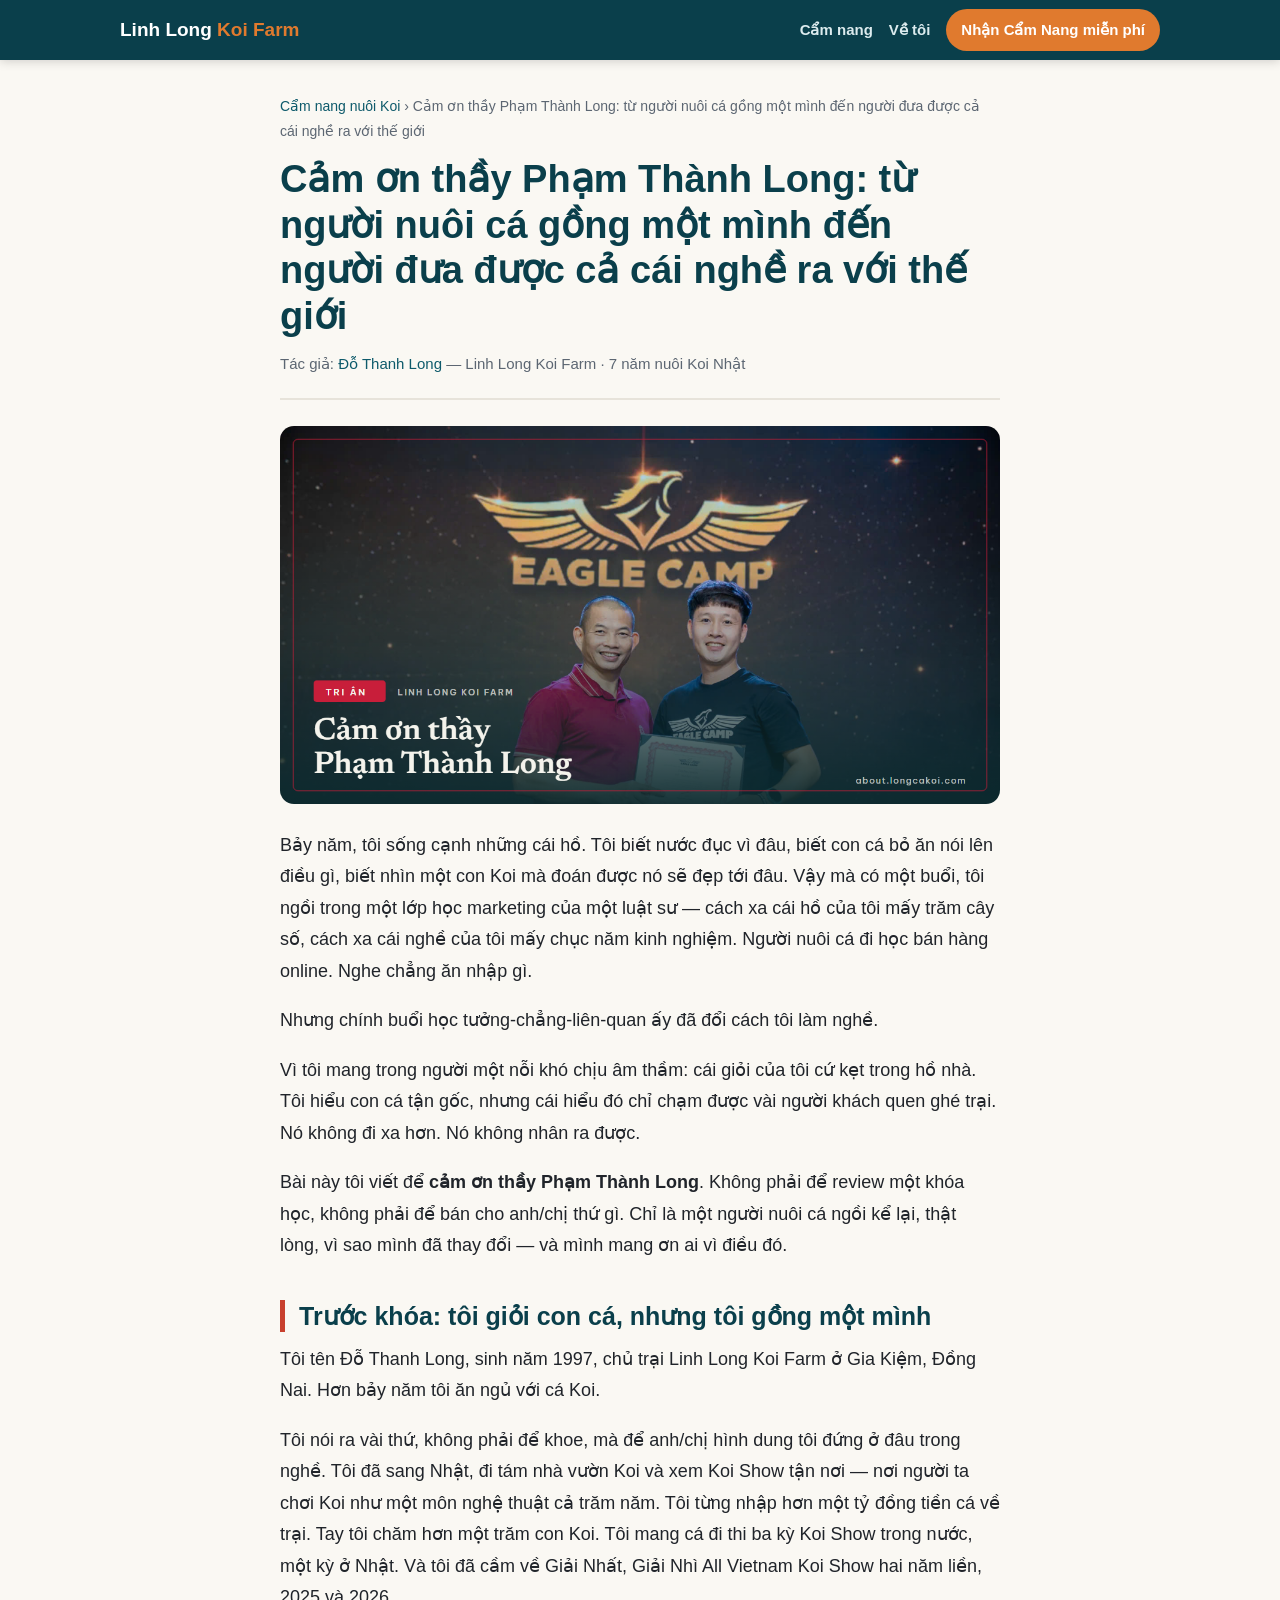
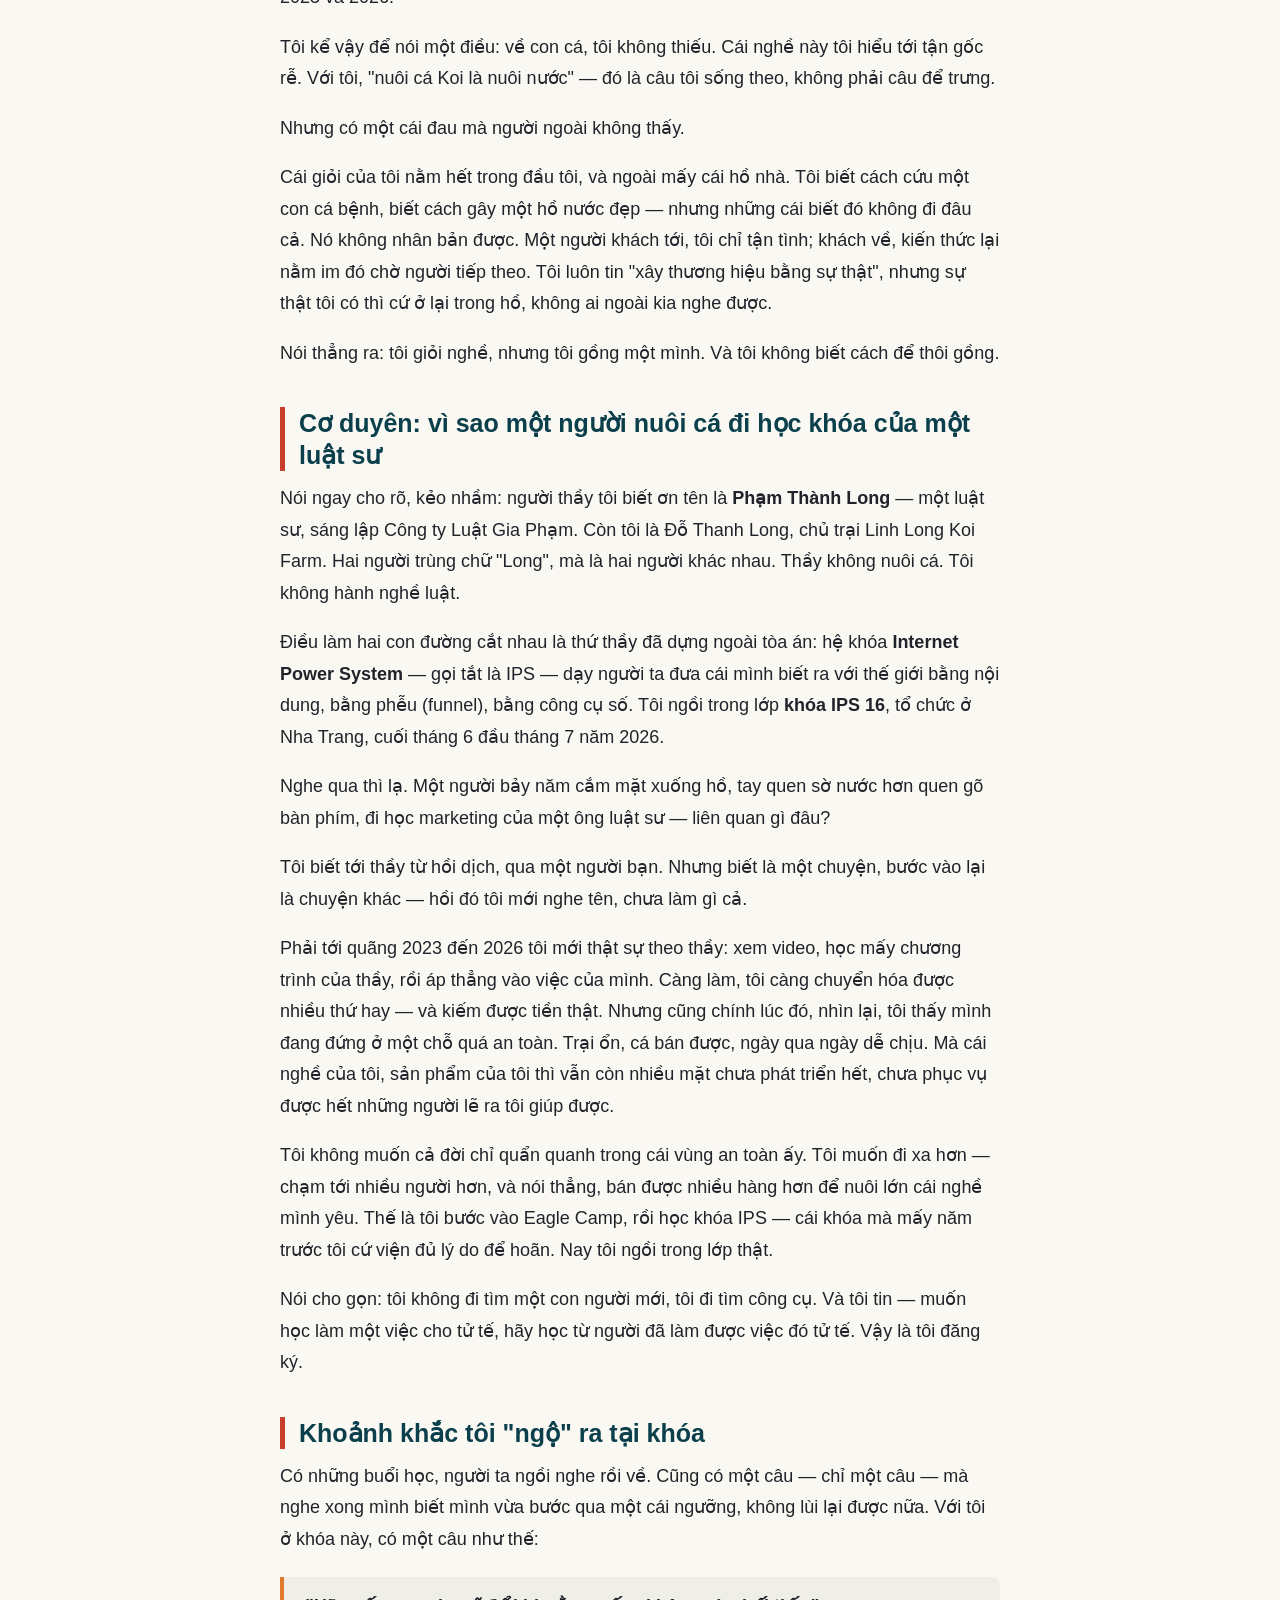
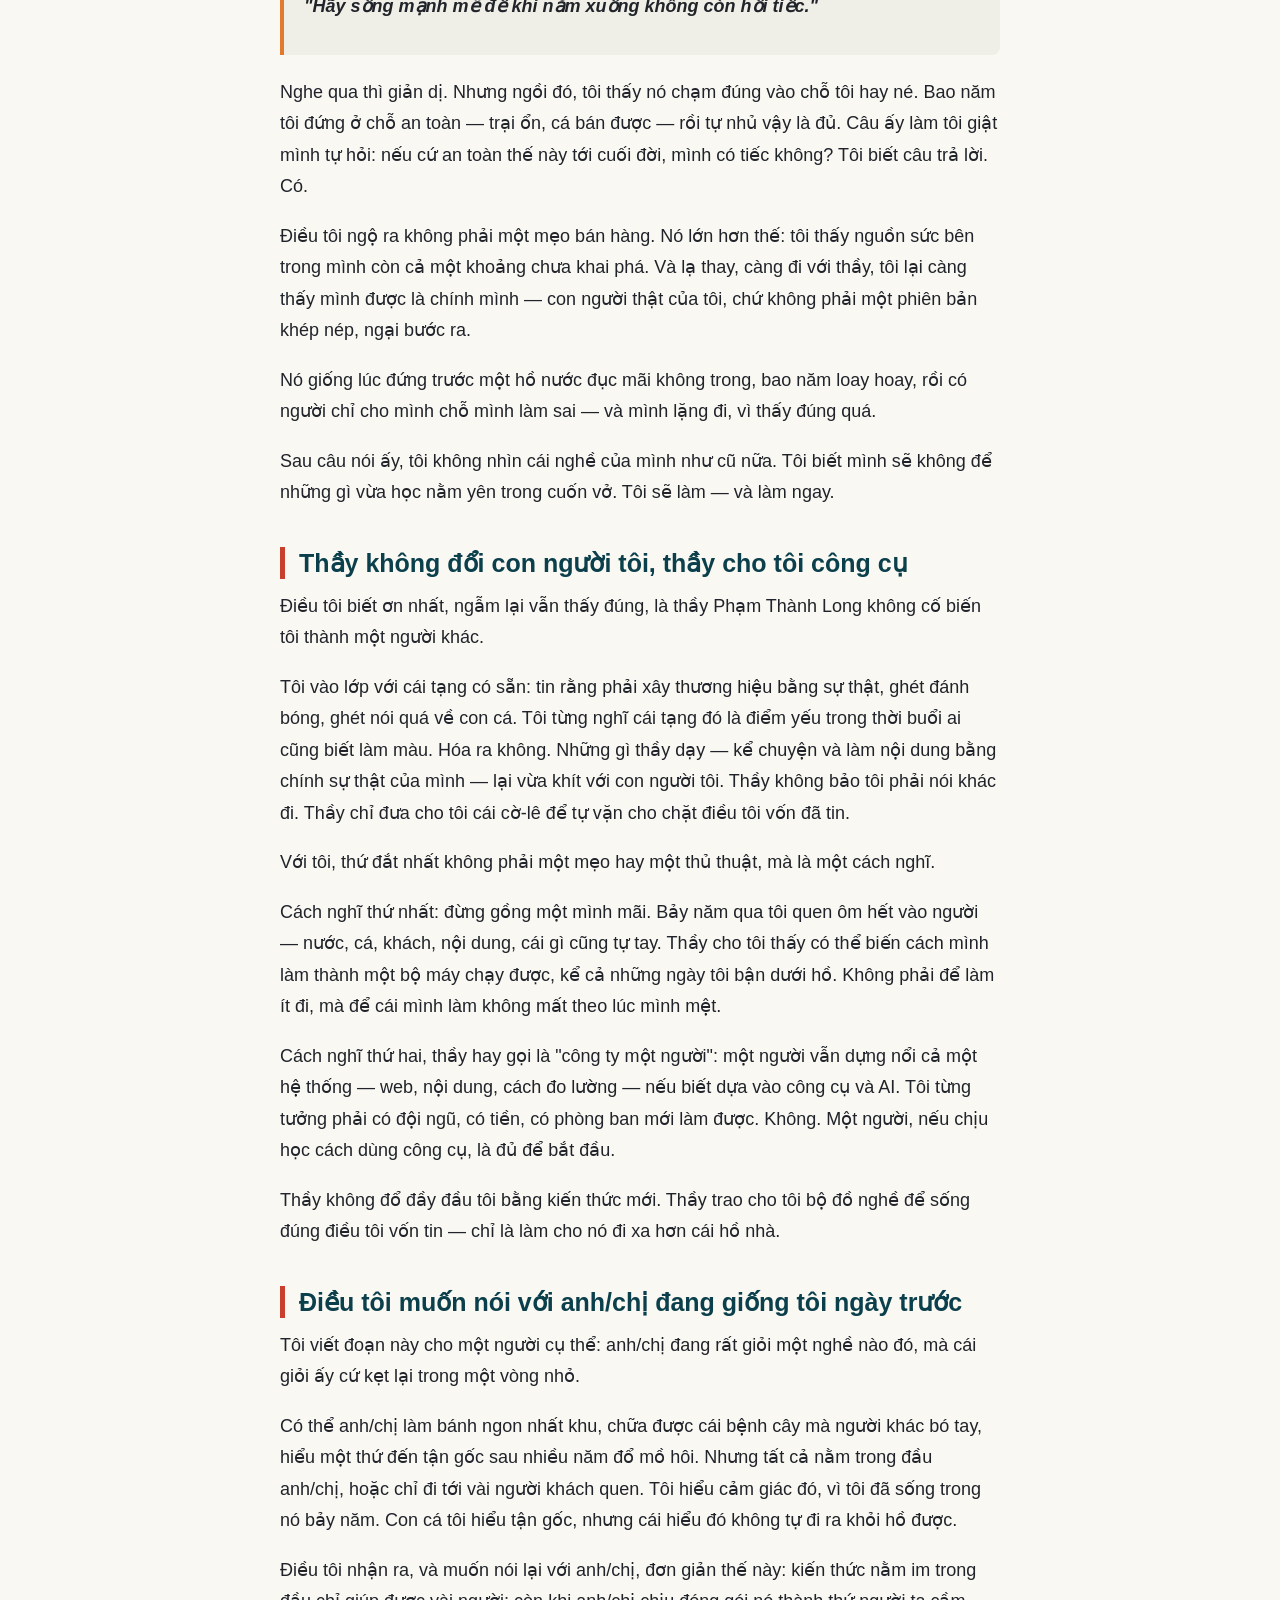
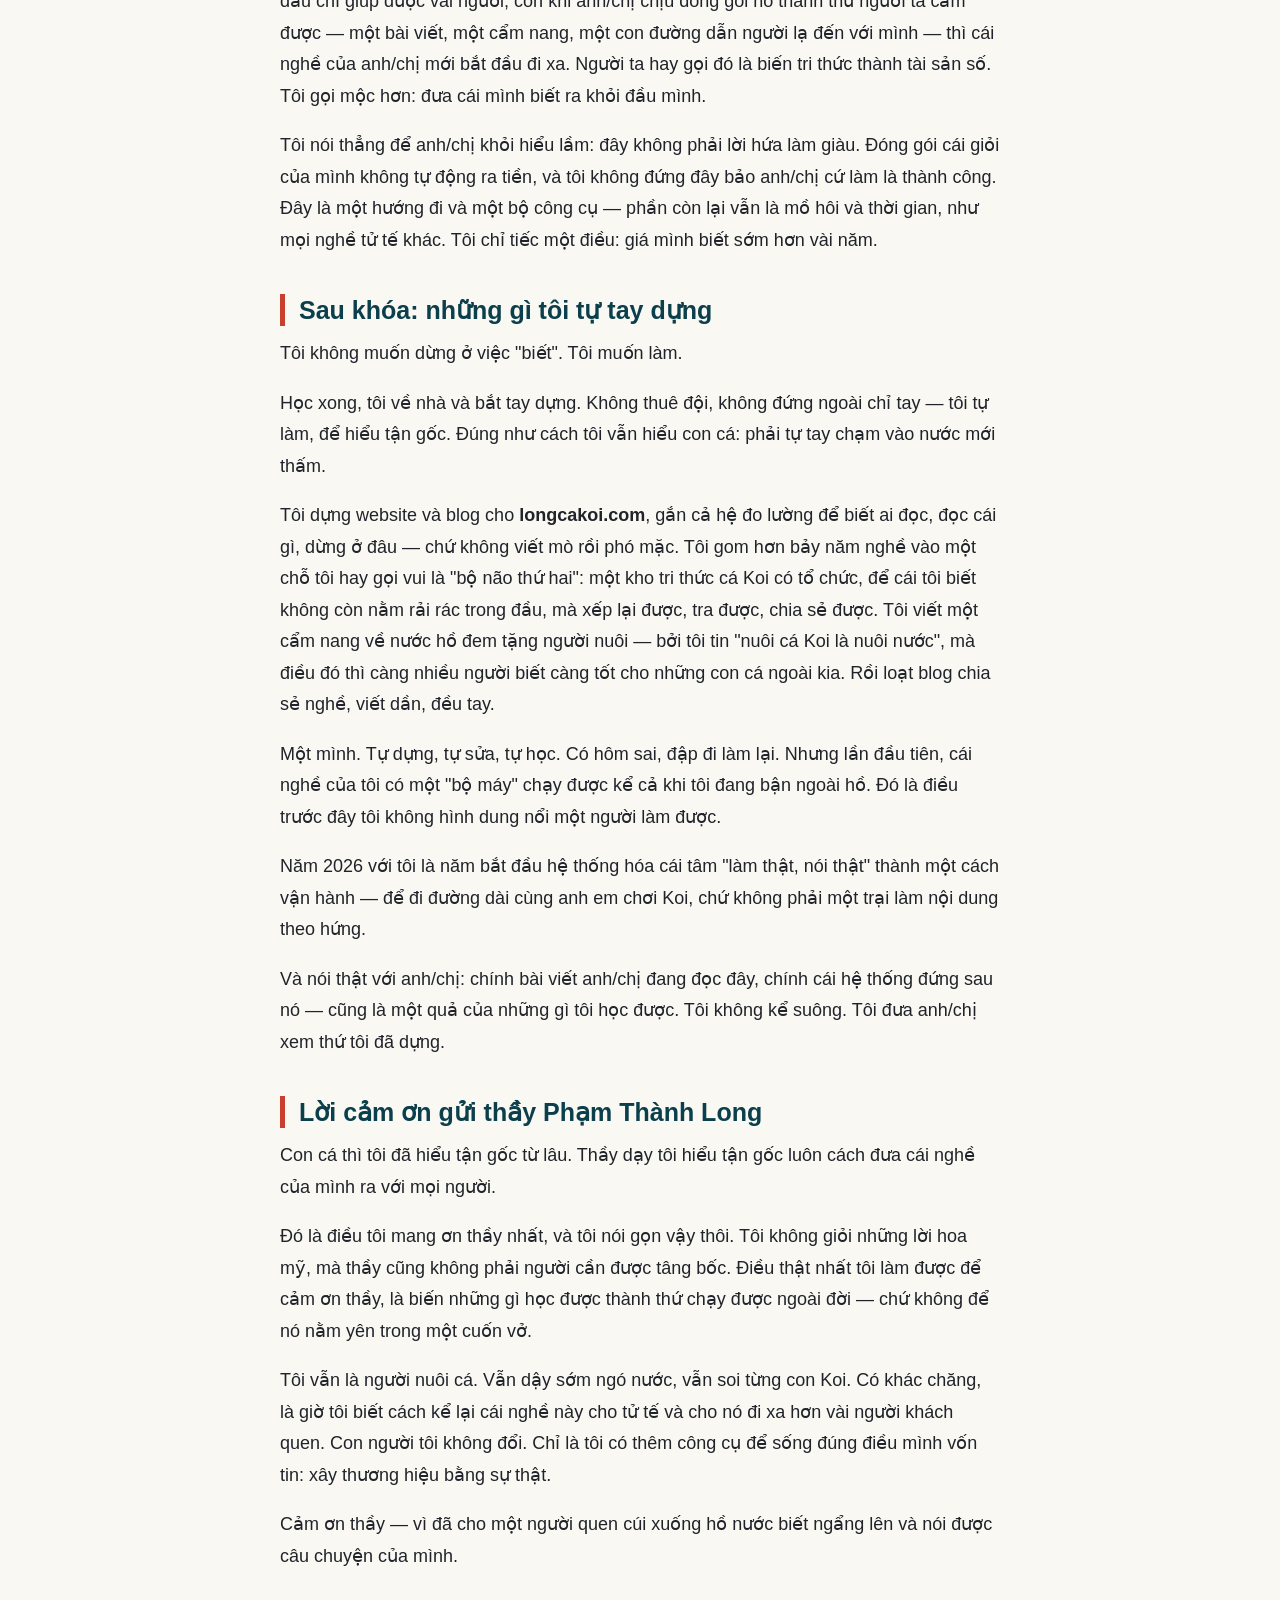
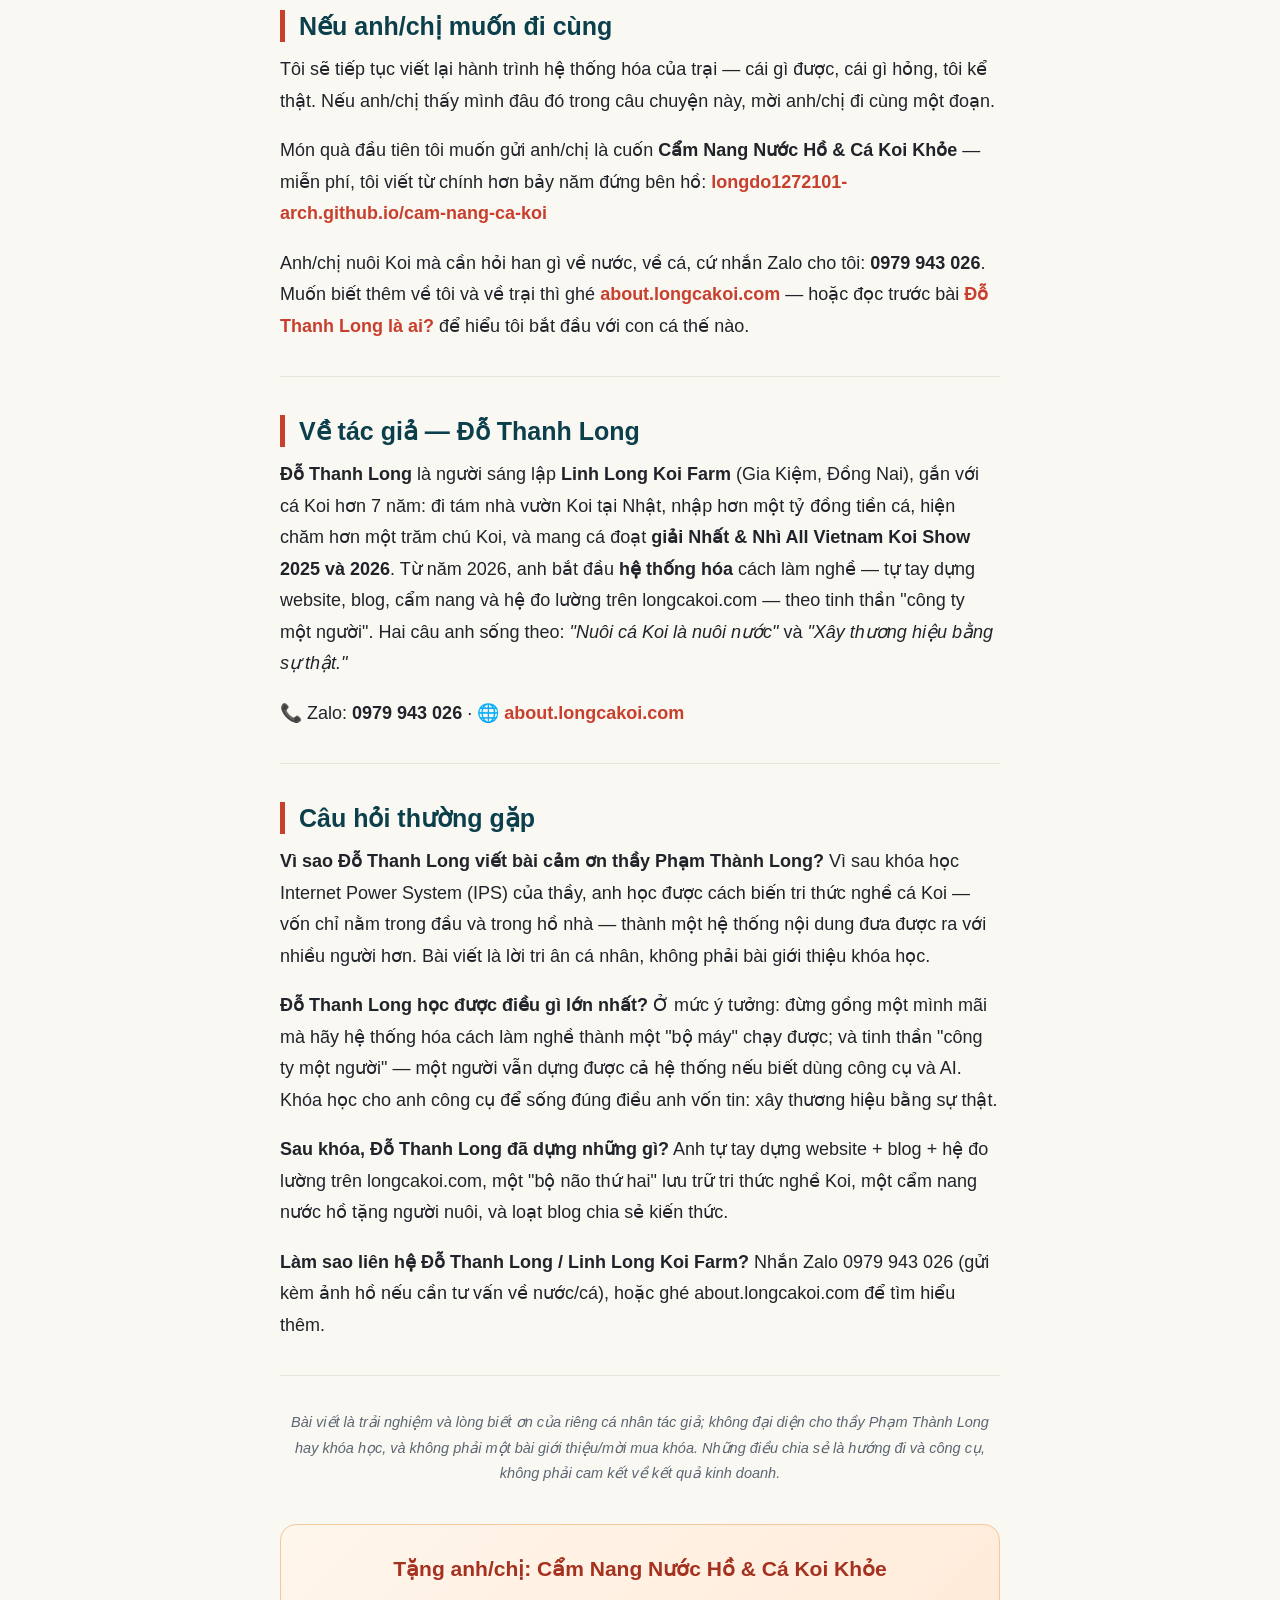
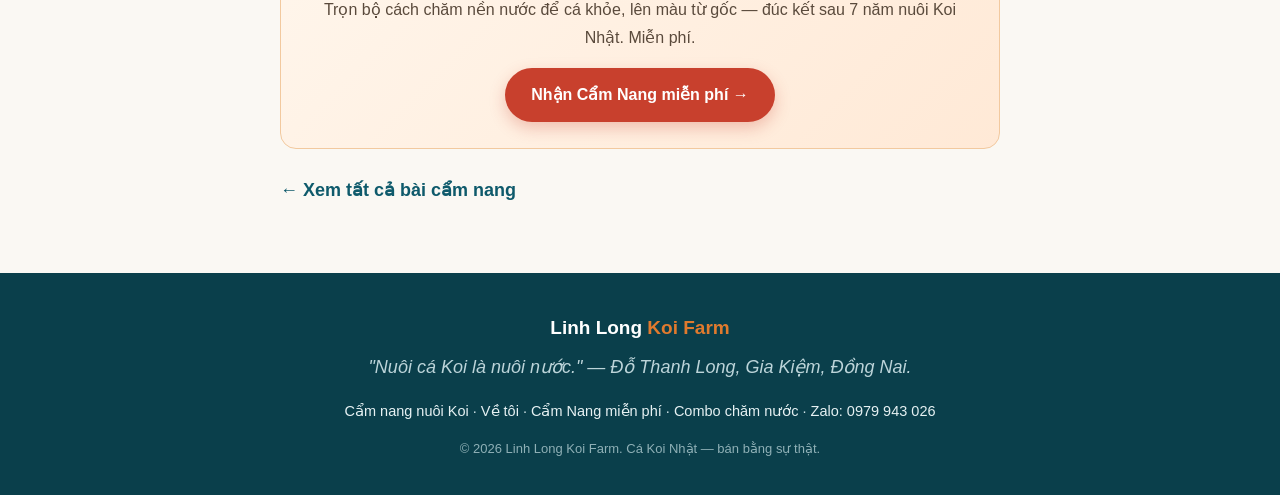
<file: cam-on-thay-pham-thanh-long/index.html>
<!DOCTYPE html>
<html lang="vi">
<head>
<meta charset="utf-8">
<meta name="viewport" content="width=device-width, initial-scale=1">
<title>Cảm ơn thầy Phạm Thành Long: từ người nuôi cá gồng một mình đến người đưa được cả cái nghề ra với thế giới | Linh Long Koi Farm</title>
<meta name="description" content="Một người nuôi cá Koi hơn 7 năm kể lại vì sao khóa học của thầy Phạm Thành Long đã dạy anh biến tri thức nghề thành một hệ thống — và lời cảm ơn chân thành gửi người thầy.">
<link rel="canonical" href="https://longcakoi.com/cam-on-thay-pham-thanh-long/">
<meta property="og:type" content="article">
<meta property="og:title" content="Cảm ơn thầy Phạm Thành Long: từ người nuôi cá gồng một mình đến người đưa được cả cái nghề ra với thế giới">
<meta property="og:description" content="Một người nuôi cá Koi hơn 7 năm kể lại vì sao khóa học của thầy Phạm Thành Long đã dạy anh biến tri thức nghề thành một hệ thống — và lời cảm ơn chân thành gửi người thầy.">
<meta property="og:url" content="https://longcakoi.com/cam-on-thay-pham-thanh-long/">
<meta property="og:image" content="https://longcakoi.com/assets/chan-dung/bia-foto-cam-on-thay-pham-thanh-long.png">
<meta property="og:site_name" content="Linh Long Koi Farm">
<!-- Google Tag Manager -->
<script>(function(w,d,s,l,i){w[l]=w[l]||[];w[l].push({'gtm.start':
new Date().getTime(),event:'gtm.js'});var f=d.getElementsByTagName(s)[0],
j=d.createElement(s),dl=l!='dataLayer'?'&l='+l:'';j.async=true;j.src=
'https://www.googletagmanager.com/gtm.js?id='+i+dl;f.parentNode.insertBefore(j,f);
})(window,document,'script','dataLayer','GTM-P6BMZ3JT');</script>
<!-- End Google Tag Manager -->
<link rel="stylesheet" href="/assets/style.css">
</head>
<body>
<noscript><iframe src="https://www.googletagmanager.com/ns.html?id=GTM-P6BMZ3JT" height="0" width="0" style="display:none;visibility:hidden"></iframe></noscript>
<header class="site-header"><div class="container">
  <a class="brand" href="/">Linh Long <span>Koi Farm</span></a>
  <nav class="nav">
    <a href="/">Cẩm nang</a>
    <a href="https://longdo1272101-arch.github.io/do-thanh-long/">Về tôi</a>
    <a class="btn" href="https://longdo1272101-arch.github.io/cam-nang-ca-koi/">Nhận Cẩm Nang miễn phí</a>
  </nav>
</div></header>

<main class="wrap">
<article class="post">
  <p class="crumbs"><a href="/">Cẩm nang nuôi Koi</a> › <span>Cảm ơn thầy Phạm Thành Long: từ người nuôi cá gồng một mình đến người đưa được cả cái nghề ra với thế giới</span></p>
  <h1>Cảm ơn thầy Phạm Thành Long: từ người nuôi cá gồng một mình đến người đưa được cả cái nghề ra với thế giới</h1>
  <p class="byline">Tác giả: <a href="https://longdo1272101-arch.github.io/do-thanh-long/">Đỗ Thanh Long</a> — Linh Long Koi Farm · 7 năm nuôi Koi Nhật</p>
  <img src="/assets/chan-dung/bia-foto-cam-on-thay-pham-thanh-long.png" alt="Đỗ Thanh Long nhận chứng nhận từ thầy Phạm Thành Long tại Eagle Camp" style="width:100%;height:auto;border-radius:14px;margin:0 0 26px;display:block">
  <div class="post-body">
<p>Bảy năm, tôi sống cạnh những cái hồ. Tôi biết nước đục vì đâu, biết con cá bỏ ăn nói lên điều gì, biết nhìn một con Koi mà đoán được nó sẽ đẹp tới đâu. Vậy mà có một buổi, tôi ngồi trong một lớp học marketing của một luật sư — cách xa cái hồ của tôi mấy trăm cây số, cách xa cái nghề của tôi mấy chục năm kinh nghiệm. Người nuôi cá đi học bán hàng online. Nghe chẳng ăn nhập gì.</p>
<p>Nhưng chính buổi học tưởng-chẳng-liên-quan ấy đã đổi cách tôi làm nghề.</p>
<p>Vì tôi mang trong người một nỗi khó chịu âm thầm: cái giỏi của tôi cứ kẹt trong hồ nhà. Tôi hiểu con cá tận gốc, nhưng cái hiểu đó chỉ chạm được vài người khách quen ghé trại. Nó không đi xa hơn. Nó không nhân ra được.</p>
<p>Bài này tôi viết để <strong>cảm ơn thầy Phạm Thành Long</strong>. Không phải để review một khóa học, không phải để bán cho anh/chị thứ gì. Chỉ là một người nuôi cá ngồi kể lại, thật lòng, vì sao mình đã thay đổi — và mình mang ơn ai vì điều đó.</p>
<h2>Trước khóa: tôi giỏi con cá, nhưng tôi gồng một mình</h2>
<p>Tôi tên Đỗ Thanh Long, sinh năm 1997, chủ trại Linh Long Koi Farm ở Gia Kiệm, Đồng Nai. Hơn bảy năm tôi ăn ngủ với cá Koi.</p>
<p>Tôi nói ra vài thứ, không phải để khoe, mà để anh/chị hình dung tôi đứng ở đâu trong nghề. Tôi đã sang Nhật, đi tám nhà vườn Koi và xem Koi Show tận nơi — nơi người ta chơi Koi như một môn nghệ thuật cả trăm năm. Tôi từng nhập hơn một tỷ đồng tiền cá về trại. Tay tôi chăm hơn một trăm con Koi. Tôi mang cá đi thi ba kỳ Koi Show trong nước, một kỳ ở Nhật. Và tôi đã cầm về Giải Nhất, Giải Nhì All Vietnam Koi Show hai năm liền, 2025 và 2026.</p>
<p>Tôi kể vậy để nói một điều: về con cá, tôi không thiếu. Cái nghề này tôi hiểu tới tận gốc rễ. Với tôi, "nuôi cá Koi là nuôi nước" — đó là câu tôi sống theo, không phải câu để trưng.</p>
<p>Nhưng có một cái đau mà người ngoài không thấy.</p>
<p>Cái giỏi của tôi nằm hết trong đầu tôi, và ngoài mấy cái hồ nhà. Tôi biết cách cứu một con cá bệnh, biết cách gây một hồ nước đẹp — nhưng những cái biết đó không đi đâu cả. Nó không nhân bản được. Một người khách tới, tôi chỉ tận tình; khách về, kiến thức lại nằm im đó chờ người tiếp theo. Tôi luôn tin "xây thương hiệu bằng sự thật", nhưng sự thật tôi có thì cứ ở lại trong hồ, không ai ngoài kia nghe được.</p>
<p>Nói thẳng ra: tôi giỏi nghề, nhưng tôi gồng một mình. Và tôi không biết cách để thôi gồng.</p>
<h2>Cơ duyên: vì sao một người nuôi cá đi học khóa của một luật sư</h2>
<p>Nói ngay cho rõ, kẻo nhầm: người thầy tôi biết ơn tên là <strong>Phạm Thành Long</strong> — một luật sư, sáng lập Công ty Luật Gia Phạm. Còn tôi là Đỗ Thanh Long, chủ trại Linh Long Koi Farm. Hai người trùng chữ "Long", mà là hai người khác nhau. Thầy không nuôi cá. Tôi không hành nghề luật.</p>
<p>Điều làm hai con đường cắt nhau là thứ thầy đã dựng ngoài tòa án: hệ khóa <strong>Internet Power System</strong> — gọi tắt là IPS — dạy người ta đưa cái mình biết ra với thế giới bằng nội dung, bằng phễu (funnel), bằng công cụ số. Tôi ngồi trong lớp <strong>khóa IPS 16</strong>, tổ chức ở Nha Trang, cuối tháng 6 đầu tháng 7 năm 2026.</p>
<p>Nghe qua thì lạ. Một người bảy năm cắm mặt xuống hồ, tay quen sờ nước hơn quen gõ bàn phím, đi học marketing của một ông luật sư — liên quan gì đâu?</p>
<p>Tôi biết tới thầy từ hồi dịch, qua một người bạn. Nhưng biết là một chuyện, bước vào lại là chuyện khác — hồi đó tôi mới nghe tên, chưa làm gì cả.</p>
<p>Phải tới quãng 2023 đến 2026 tôi mới thật sự theo thầy: xem video, học mấy chương trình của thầy, rồi áp thẳng vào việc của mình. Càng làm, tôi càng chuyển hóa được nhiều thứ hay — và kiếm được tiền thật. Nhưng cũng chính lúc đó, nhìn lại, tôi thấy mình đang đứng ở một chỗ quá an toàn. Trại ổn, cá bán được, ngày qua ngày dễ chịu. Mà cái nghề của tôi, sản phẩm của tôi thì vẫn còn nhiều mặt chưa phát triển hết, chưa phục vụ được hết những người lẽ ra tôi giúp được.</p>
<p>Tôi không muốn cả đời chỉ quẩn quanh trong cái vùng an toàn ấy. Tôi muốn đi xa hơn — chạm tới nhiều người hơn, và nói thẳng, bán được nhiều hàng hơn để nuôi lớn cái nghề mình yêu. Thế là tôi bước vào Eagle Camp, rồi học khóa IPS — cái khóa mà mấy năm trước tôi cứ viện đủ lý do để hoãn. Nay tôi ngồi trong lớp thật.</p>
<p>Nói cho gọn: tôi không đi tìm một con người mới, tôi đi tìm công cụ. Và tôi tin — muốn học làm một việc cho tử tế, hãy học từ người đã làm được việc đó tử tế. Vậy là tôi đăng ký.</p>
<h2>Khoảnh khắc tôi "ngộ" ra tại khóa</h2>
<p>Có những buổi học, người ta ngồi nghe rồi về. Cũng có một câu — chỉ một câu — mà nghe xong mình biết mình vừa bước qua một cái ngưỡng, không lùi lại được nữa. Với tôi ở khóa này, có một câu như thế:</p>
<blockquote><p><strong>"Hãy sống mạnh mẽ để khi nằm xuống không còn hối tiếc."</strong></p></blockquote>
<p>Nghe qua thì giản dị. Nhưng ngồi đó, tôi thấy nó chạm đúng vào chỗ tôi hay né. Bao năm tôi đứng ở chỗ an toàn — trại ổn, cá bán được — rồi tự nhủ vậy là đủ. Câu ấy làm tôi giật mình tự hỏi: nếu cứ an toàn thế này tới cuối đời, mình có tiếc không? Tôi biết câu trả lời. Có.</p>
<p>Điều tôi ngộ ra không phải một mẹo bán hàng. Nó lớn hơn thế: tôi thấy nguồn sức bên trong mình còn cả một khoảng chưa khai phá. Và lạ thay, càng đi với thầy, tôi lại càng thấy mình được là chính mình — con người thật của tôi, chứ không phải một phiên bản khép nép, ngại bước ra.</p>
<p>Nó giống lúc đứng trước một hồ nước đục mãi không trong, bao năm loay hoay, rồi có người chỉ cho mình chỗ mình làm sai — và mình lặng đi, vì thấy đúng quá.</p>
<p>Sau câu nói ấy, tôi không nhìn cái nghề của mình như cũ nữa. Tôi biết mình sẽ không để những gì vừa học nằm yên trong cuốn vở. Tôi sẽ làm — và làm ngay.</p>
<h2>Thầy không đổi con người tôi, thầy cho tôi công cụ</h2>
<p>Điều tôi biết ơn nhất, ngẫm lại vẫn thấy đúng, là thầy Phạm Thành Long không cố biến tôi thành một người khác.</p>
<p>Tôi vào lớp với cái tạng có sẵn: tin rằng phải xây thương hiệu bằng sự thật, ghét đánh bóng, ghét nói quá về con cá. Tôi từng nghĩ cái tạng đó là điểm yếu trong thời buổi ai cũng biết làm màu. Hóa ra không. Những gì thầy dạy — kể chuyện và làm nội dung bằng chính sự thật của mình — lại vừa khít với con người tôi. Thầy không bảo tôi phải nói khác đi. Thầy chỉ đưa cho tôi cái cờ-lê để tự vặn cho chặt điều tôi vốn đã tin.</p>
<p>Với tôi, thứ đắt nhất không phải một mẹo hay một thủ thuật, mà là một cách nghĩ.</p>
<p>Cách nghĩ thứ nhất: đừng gồng một mình mãi. Bảy năm qua tôi quen ôm hết vào người — nước, cá, khách, nội dung, cái gì cũng tự tay. Thầy cho tôi thấy có thể biến cách mình làm thành một bộ máy chạy được, kể cả những ngày tôi bận dưới hồ. Không phải để làm ít đi, mà để cái mình làm không mất theo lúc mình mệt.</p>
<p>Cách nghĩ thứ hai, thầy hay gọi là "công ty một người": một người vẫn dựng nổi cả một hệ thống — web, nội dung, cách đo lường — nếu biết dựa vào công cụ và AI. Tôi từng tưởng phải có đội ngũ, có tiền, có phòng ban mới làm được. Không. Một người, nếu chịu học cách dùng công cụ, là đủ để bắt đầu.</p>
<p>Thầy không đổ đầy đầu tôi bằng kiến thức mới. Thầy trao cho tôi bộ đồ nghề để sống đúng điều tôi vốn tin — chỉ là làm cho nó đi xa hơn cái hồ nhà.</p>
<h2>Điều tôi muốn nói với anh/chị đang giống tôi ngày trước</h2>
<p>Tôi viết đoạn này cho một người cụ thể: anh/chị đang rất giỏi một nghề nào đó, mà cái giỏi ấy cứ kẹt lại trong một vòng nhỏ.</p>
<p>Có thể anh/chị làm bánh ngon nhất khu, chữa được cái bệnh cây mà người khác bó tay, hiểu một thứ đến tận gốc sau nhiều năm đổ mồ hôi. Nhưng tất cả nằm trong đầu anh/chị, hoặc chỉ đi tới vài người khách quen. Tôi hiểu cảm giác đó, vì tôi đã sống trong nó bảy năm. Con cá tôi hiểu tận gốc, nhưng cái hiểu đó không tự đi ra khỏi hồ được.</p>
<p>Điều tôi nhận ra, và muốn nói lại với anh/chị, đơn giản thế này: kiến thức nằm im trong đầu chỉ giúp được vài người; còn khi anh/chị chịu đóng gói nó thành thứ người ta cầm được — một bài viết, một cẩm nang, một con đường dẫn người lạ đến với mình — thì cái nghề của anh/chị mới bắt đầu đi xa. Người ta hay gọi đó là biến tri thức thành tài sản số. Tôi gọi mộc hơn: đưa cái mình biết ra khỏi đầu mình.</p>
<p>Tôi nói thẳng để anh/chị khỏi hiểu lầm: đây không phải lời hứa làm giàu. Đóng gói cái giỏi của mình không tự động ra tiền, và tôi không đứng đây bảo anh/chị cứ làm là thành công. Đây là một hướng đi và một bộ công cụ — phần còn lại vẫn là mồ hôi và thời gian, như mọi nghề tử tế khác. Tôi chỉ tiếc một điều: giá mình biết sớm hơn vài năm.</p>
<h2>Sau khóa: những gì tôi tự tay dựng</h2>
<p>Tôi không muốn dừng ở việc "biết". Tôi muốn làm.</p>
<p>Học xong, tôi về nhà và bắt tay dựng. Không thuê đội, không đứng ngoài chỉ tay — tôi tự làm, để hiểu tận gốc. Đúng như cách tôi vẫn hiểu con cá: phải tự tay chạm vào nước mới thấm.</p>
<p>Tôi dựng website và blog cho <strong>longcakoi.com</strong>, gắn cả hệ đo lường để biết ai đọc, đọc cái gì, dừng ở đâu — chứ không viết mò rồi phó mặc. Tôi gom hơn bảy năm nghề vào một chỗ tôi hay gọi vui là "bộ não thứ hai": một kho tri thức cá Koi có tổ chức, để cái tôi biết không còn nằm rải rác trong đầu, mà xếp lại được, tra được, chia sẻ được. Tôi viết một cẩm nang về nước hồ đem tặng người nuôi — bởi tôi tin "nuôi cá Koi là nuôi nước", mà điều đó thì càng nhiều người biết càng tốt cho những con cá ngoài kia. Rồi loạt blog chia sẻ nghề, viết dần, đều tay.</p>
<p>Một mình. Tự dựng, tự sửa, tự học. Có hôm sai, đập đi làm lại. Nhưng lần đầu tiên, cái nghề của tôi có một "bộ máy" chạy được kể cả khi tôi đang bận ngoài hồ. Đó là điều trước đây tôi không hình dung nổi một người làm được.</p>
<p>Năm 2026 với tôi là năm bắt đầu hệ thống hóa cái tâm "làm thật, nói thật" thành một cách vận hành — để đi đường dài cùng anh em chơi Koi, chứ không phải một trại làm nội dung theo hứng.</p>
<p>Và nói thật với anh/chị: chính bài viết anh/chị đang đọc đây, chính cái hệ thống đứng sau nó — cũng là một quả của những gì tôi học được. Tôi không kể suông. Tôi đưa anh/chị xem thứ tôi đã dựng.</p>
<h2>Lời cảm ơn gửi thầy Phạm Thành Long</h2>
<p>Con cá thì tôi đã hiểu tận gốc từ lâu. Thầy dạy tôi hiểu tận gốc luôn cách đưa cái nghề của mình ra với mọi người.</p>
<p>Đó là điều tôi mang ơn thầy nhất, và tôi nói gọn vậy thôi. Tôi không giỏi những lời hoa mỹ, mà thầy cũng không phải người cần được tâng bốc. Điều thật nhất tôi làm được để cảm ơn thầy, là biến những gì học được thành thứ chạy được ngoài đời — chứ không để nó nằm yên trong một cuốn vở.</p>
<p>Tôi vẫn là người nuôi cá. Vẫn dậy sớm ngó nước, vẫn soi từng con Koi. Có khác chăng, là giờ tôi biết cách kể lại cái nghề này cho tử tế và cho nó đi xa hơn vài người khách quen. Con người tôi không đổi. Chỉ là tôi có thêm công cụ để sống đúng điều mình vốn tin: xây thương hiệu bằng sự thật.</p>
<p>Cảm ơn thầy — vì đã cho một người quen cúi xuống hồ nước biết ngẩng lên và nói được câu chuyện của mình.</p>
<h2>Nếu anh/chị muốn đi cùng</h2>
<p>Tôi sẽ tiếp tục viết lại hành trình hệ thống hóa của trại — cái gì được, cái gì hỏng, tôi kể thật. Nếu anh/chị thấy mình đâu đó trong câu chuyện này, mời anh/chị đi cùng một đoạn.</p>
<p>Món quà đầu tiên tôi muốn gửi anh/chị là cuốn <strong>Cẩm Nang Nước Hồ &amp; Cá Koi Khỏe</strong> — miễn phí, tôi viết từ chính hơn bảy năm đứng bên hồ: <a href="https://longdo1272101-arch.github.io/cam-nang-ca-koi/">longdo1272101-arch.github.io/cam-nang-ca-koi</a></p>
<p>Anh/chị nuôi Koi mà cần hỏi han gì về nước, về cá, cứ nhắn Zalo cho tôi: <strong>0979 943 026</strong>. Muốn biết thêm về tôi và về trại thì ghé <a href="https://about.longcakoi.com">about.longcakoi.com</a> — hoặc đọc trước bài <a href="/do-thanh-long-la-ai/">Đỗ Thanh Long là ai?</a> để hiểu tôi bắt đầu với con cá thế nào.</p>
<hr style="border:none;border-top:1px solid var(--line);margin:34px 0">
<h2>Về tác giả — Đỗ Thanh Long</h2>
<p><strong>Đỗ Thanh Long</strong> là người sáng lập <strong>Linh Long Koi Farm</strong> (Gia Kiệm, Đồng Nai), gắn với cá Koi hơn 7 năm: đi tám nhà vườn Koi tại Nhật, nhập hơn một tỷ đồng tiền cá, hiện chăm hơn một trăm chú Koi, và mang cá đoạt <strong>giải Nhất &amp; Nhì All Vietnam Koi Show 2025 và 2026</strong>. Từ năm 2026, anh bắt đầu <strong>hệ thống hóa</strong> cách làm nghề — tự tay dựng website, blog, cẩm nang và hệ đo lường trên longcakoi.com — theo tinh thần "công ty một người". Hai câu anh sống theo: <em>"Nuôi cá Koi là nuôi nước"</em> và <em>"Xây thương hiệu bằng sự thật."</em></p>
<p>📞 Zalo: <strong>0979 943 026</strong> · 🌐 <a href="https://about.longcakoi.com">about.longcakoi.com</a></p>
<hr style="border:none;border-top:1px solid var(--line);margin:34px 0">
<h2>Câu hỏi thường gặp</h2>
<p><strong>Vì sao Đỗ Thanh Long viết bài cảm ơn thầy Phạm Thành Long?</strong>
Vì sau khóa học Internet Power System (IPS) của thầy, anh học được cách biến tri thức nghề cá Koi — vốn chỉ nằm trong đầu và trong hồ nhà — thành một hệ thống nội dung đưa được ra với nhiều người hơn. Bài viết là lời tri ân cá nhân, không phải bài giới thiệu khóa học.</p>
<p><strong>Đỗ Thanh Long học được điều gì lớn nhất?</strong>
Ở mức ý tưởng: đừng gồng một mình mãi mà hãy hệ thống hóa cách làm nghề thành một "bộ máy" chạy được; và tinh thần "công ty một người" — một người vẫn dựng được cả hệ thống nếu biết dùng công cụ và AI. Khóa học cho anh công cụ để sống đúng điều anh vốn tin: xây thương hiệu bằng sự thật.</p>
<p><strong>Sau khóa, Đỗ Thanh Long đã dựng những gì?</strong>
Anh tự tay dựng website + blog + hệ đo lường trên longcakoi.com, một "bộ não thứ hai" lưu trữ tri thức nghề Koi, một cẩm nang nước hồ tặng người nuôi, và loạt blog chia sẻ kiến thức.</p>
<p><strong>Làm sao liên hệ Đỗ Thanh Long / Linh Long Koi Farm?</strong>
Nhắn Zalo 0979 943 026 (gửi kèm ảnh hồ nếu cần tư vấn về nước/cá), hoặc ghé about.longcakoi.com để tìm hiểu thêm.</p>
<hr style="border:none;border-top:1px solid var(--line);margin:34px 0">
<p style="text-align:center;color:var(--muted);font-size:14.5px;margin:0 0 22px"><em>Bài viết là trải nghiệm và lòng biết ơn của riêng cá nhân tác giả; không đại diện cho thầy Phạm Thành Long hay khóa học, và không phải một bài giới thiệu/mời mua khóa. Những điều chia sẻ là hướng đi và công cụ, không phải cam kết về kết quả kinh doanh.</em></p>
  </div>
<aside class="cta-box">
  <h3>Tặng anh/chị: Cẩm Nang Nước Hồ &amp; Cá Koi Khỏe</h3>
  <p>Trọn bộ cách chăm nền nước để cá khỏe, lên màu từ gốc — đúc kết sau 7 năm nuôi Koi Nhật. Miễn phí.</p>
  <a class="cta-btn" href="https://longdo1272101-arch.github.io/cam-nang-ca-koi/">Nhận Cẩm Nang miễn phí →</a>
</aside>
  <p class="back"><a href="/">← Xem tất cả bài cẩm nang</a></p>
</article>
</main>

<footer class="site-footer"><div class="container">
  <div class="f-brand">Linh Long <span>Koi Farm</span></div>
  <p class="f-tag">"Nuôi cá Koi là nuôi nước." — Đỗ Thanh Long, Gia Kiệm, Đồng Nai.</p>
  <p class="f-links">
    <a href="/">Cẩm nang nuôi Koi</a> ·
    <a href="https://longdo1272101-arch.github.io/do-thanh-long/">Về tôi</a> ·
    <a href="https://longdo1272101-arch.github.io/cam-nang-ca-koi/">Cẩm Nang miễn phí</a> ·
    <a href="https://longdo1272101-arch.github.io/combo-eleven-koi/">Combo chăm nước</a> ·
    <a href="https://zalo.me/0979943026">Zalo: 0979 943 026</a>
  </p>
  <p class="f-copy">© 2026 Linh Long Koi Farm. Cá Koi Nhật — bán bằng sự thật.</p>
</div></footer>

</body>
</html>
</file>
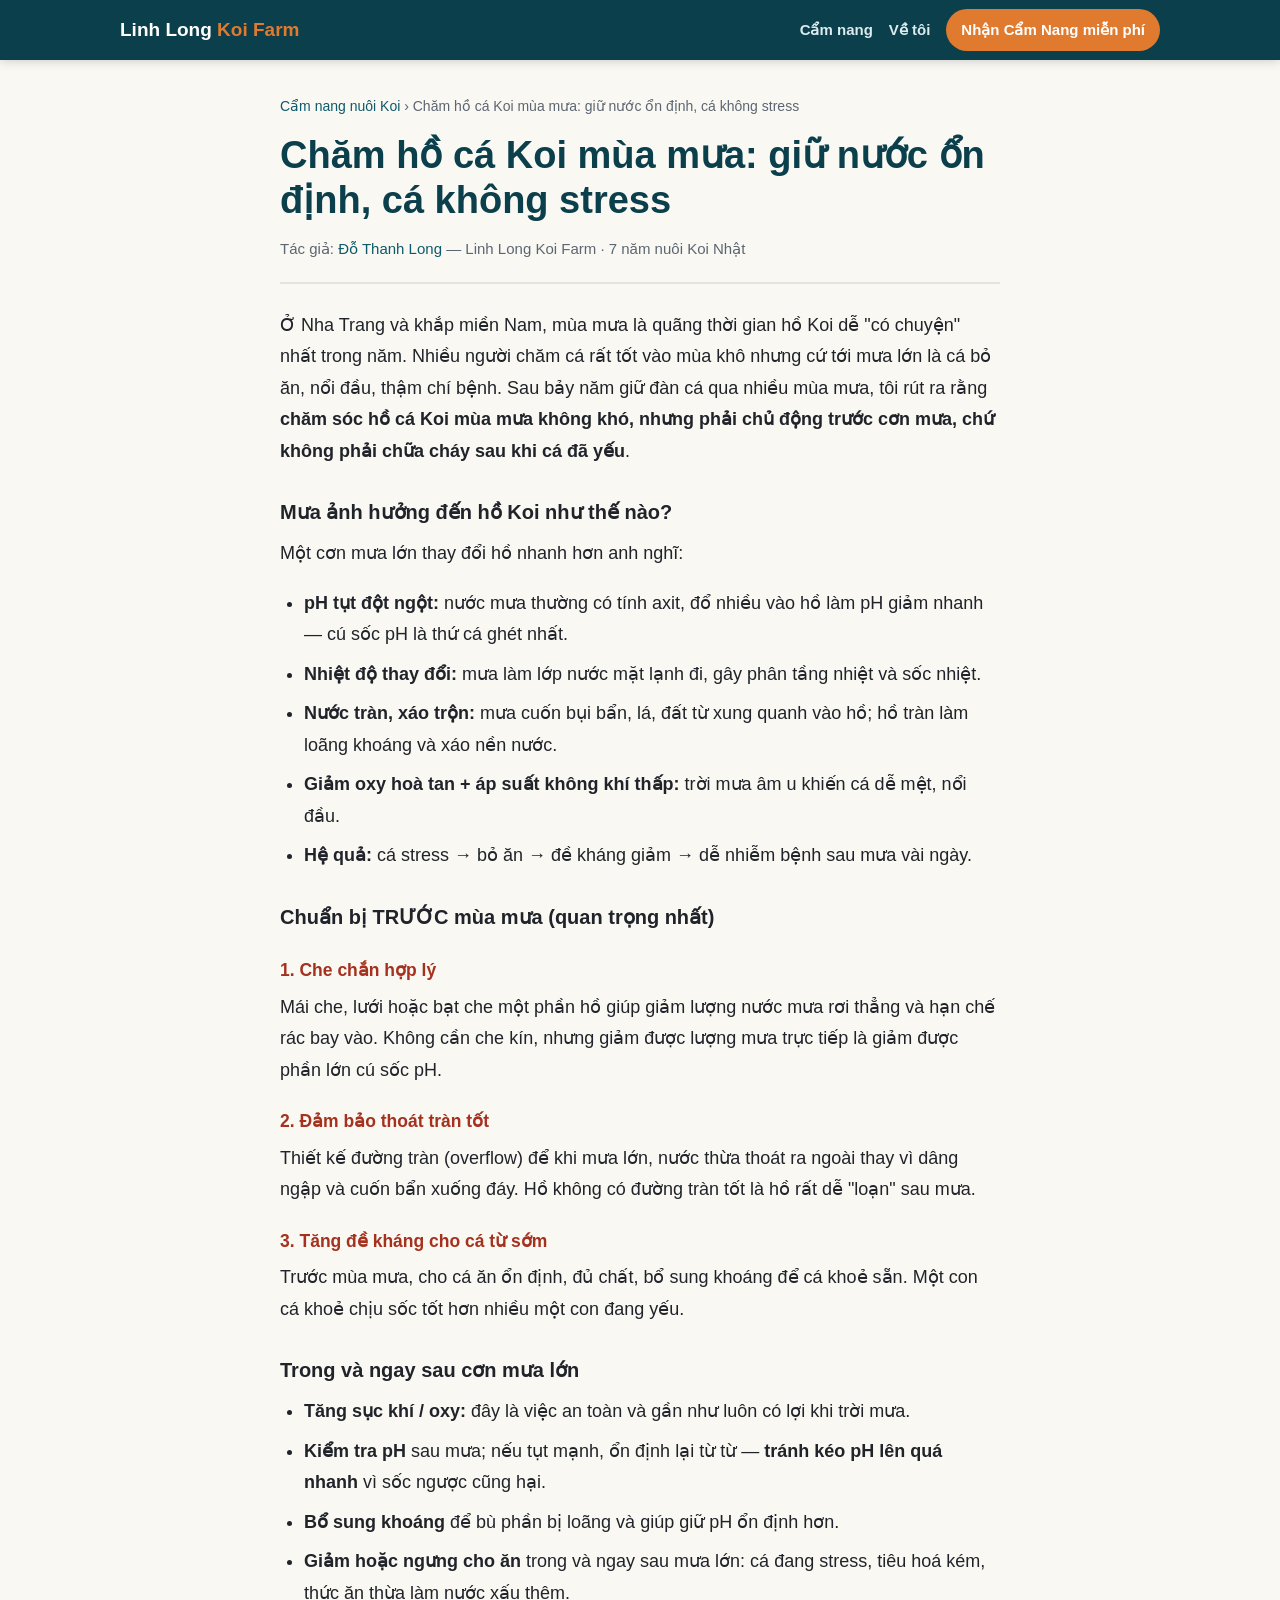
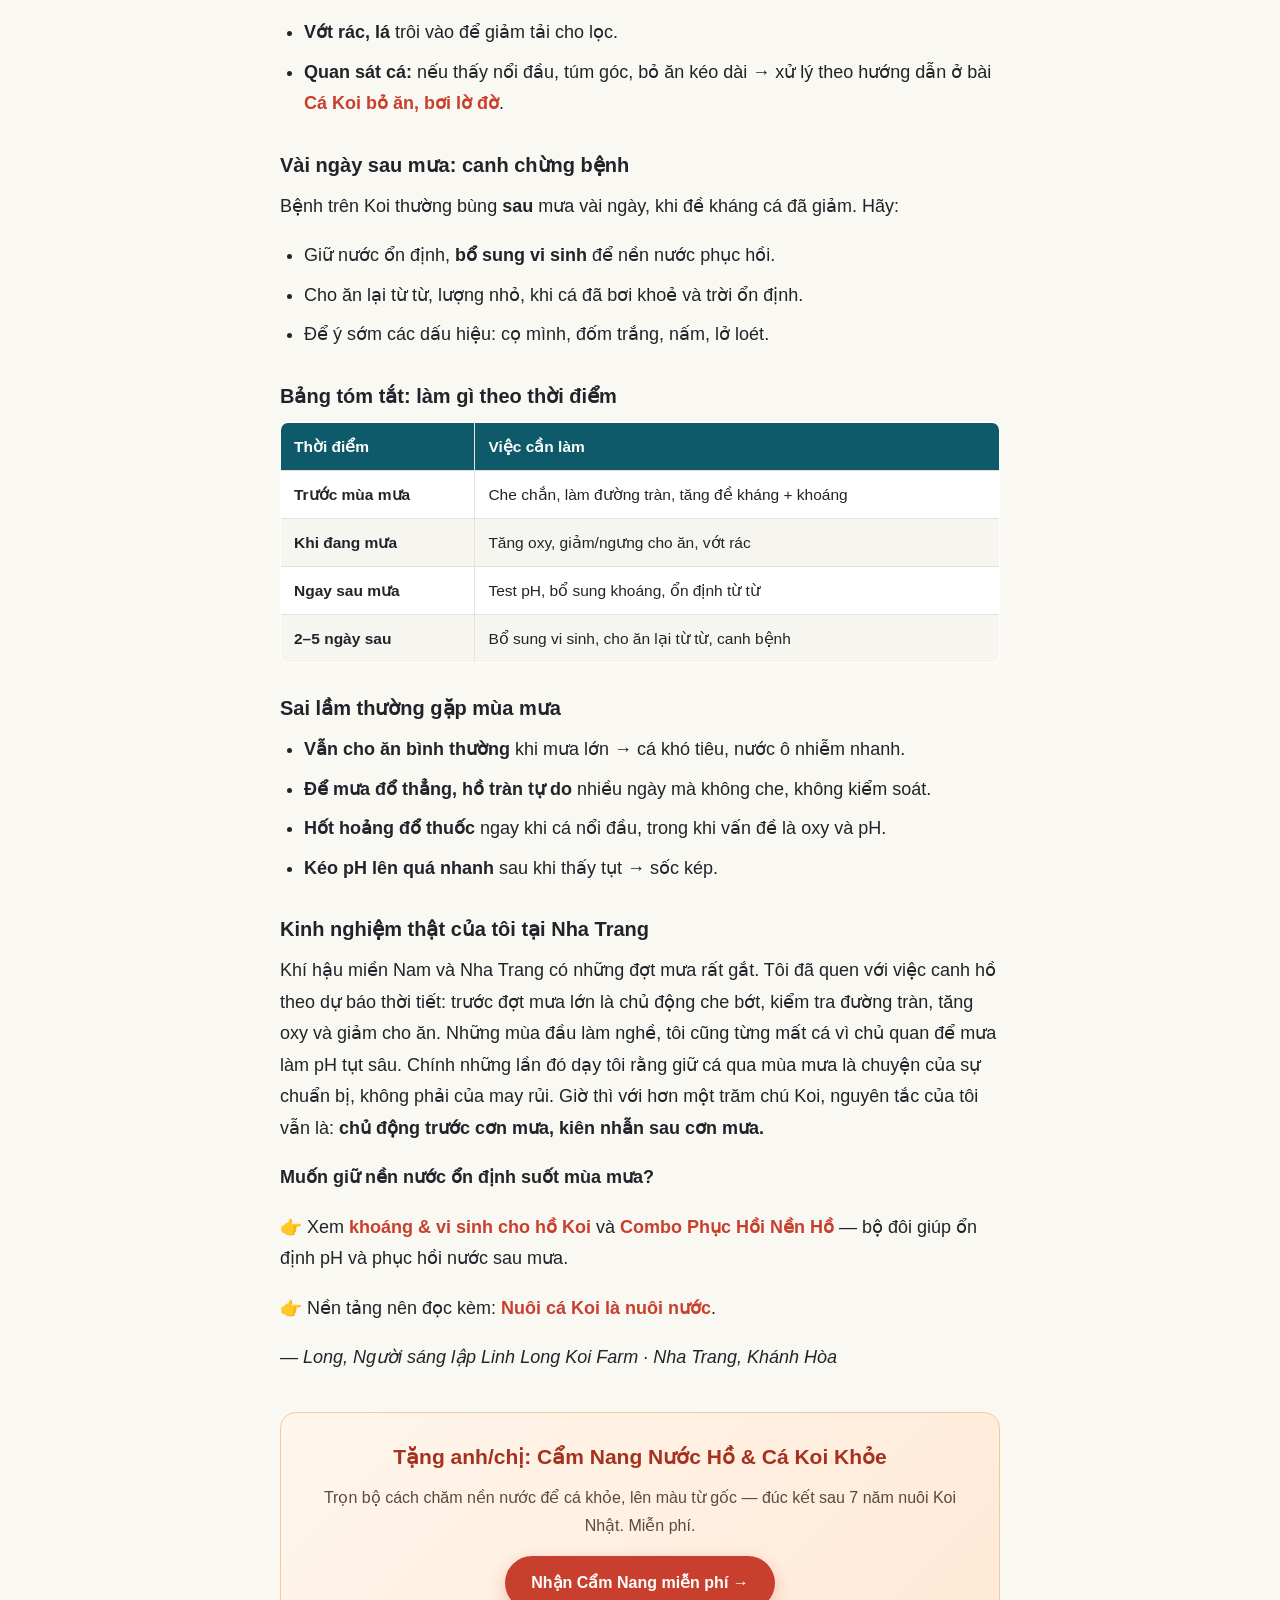
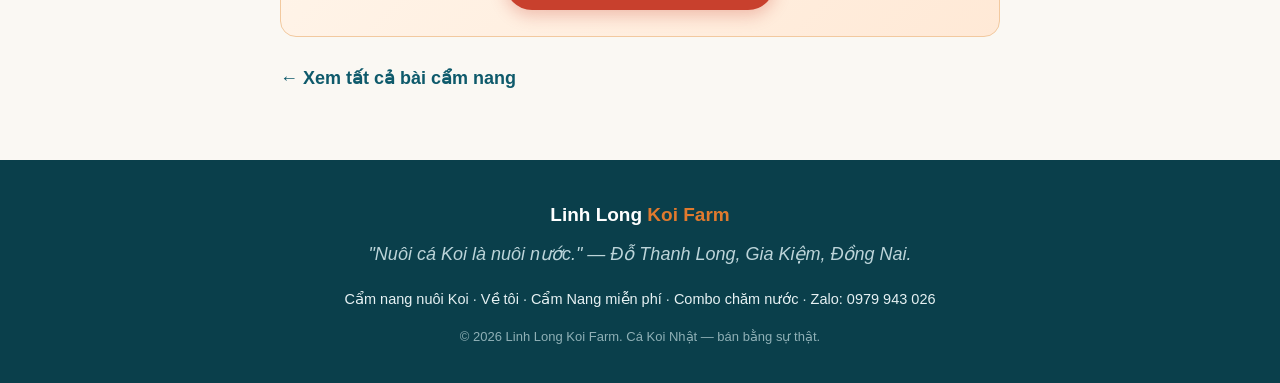
<file: cham-soc-ho-ca-koi-mua-mua/index.html>
<!DOCTYPE html>
<html lang="vi">
<head>
<meta charset="utf-8">
<meta name="viewport" content="width=device-width, initial-scale=1">
<title>Chăm hồ cá Koi mùa mưa: giữ nước ổn định, cá không stress | Linh Long Koi Farm</title>
<meta name="description" content="Mưa làm pH tụt, nước xáo trộn, cá Koi dễ stress và bỏ ăn. Cách chăm sóc hồ cá Koi mùa mưa: che chắn, ổn định pH, bổ sung khoáng, giảm ăn và theo dõi cá đúng.">
<link rel="canonical" href="https://longcakoi.com/cham-soc-ho-ca-koi-mua-mua/">
<meta property="og:type" content="article">
<meta property="og:title" content="Chăm hồ cá Koi mùa mưa: giữ nước ổn định, cá không stress">
<meta property="og:description" content="Mưa làm pH tụt, nước xáo trộn, cá Koi dễ stress và bỏ ăn. Cách chăm sóc hồ cá Koi mùa mưa: che chắn, ổn định pH, bổ sung khoáng, giảm ăn và theo dõi cá đúng.">
<meta property="og:url" content="https://longcakoi.com/cham-soc-ho-ca-koi-mua-mua/">
<meta property="og:site_name" content="Linh Long Koi Farm">
<!-- Google Tag Manager -->
<script>(function(w,d,s,l,i){w[l]=w[l]||[];w[l].push({'gtm.start':
new Date().getTime(),event:'gtm.js'});var f=d.getElementsByTagName(s)[0],
j=d.createElement(s),dl=l!='dataLayer'?'&l='+l:'';j.async=true;j.src=
'https://www.googletagmanager.com/gtm.js?id='+i+dl;f.parentNode.insertBefore(j,f);
})(window,document,'script','dataLayer','GTM-P6BMZ3JT');</script>
<!-- End Google Tag Manager -->
<link rel="stylesheet" href="/assets/style.css">
</head>
<body>
<noscript><iframe src="https://www.googletagmanager.com/ns.html?id=GTM-P6BMZ3JT" height="0" width="0" style="display:none;visibility:hidden"></iframe></noscript>
<header class="site-header"><div class="container">
  <a class="brand" href="/">Linh Long <span>Koi Farm</span></a>
  <nav class="nav">
    <a href="/">Cẩm nang</a>
    <a href="https://longdo1272101-arch.github.io/do-thanh-long/">Về tôi</a>
    <a class="btn" href="https://longdo1272101-arch.github.io/cam-nang-ca-koi/">Nhận Cẩm Nang miễn phí</a>
  </nav>
</div></header>

<main class="wrap">
<article class="post">
  <p class="crumbs"><a href="/">Cẩm nang nuôi Koi</a> › <span>Chăm hồ cá Koi mùa mưa: giữ nước ổn định, cá không stress</span></p>
  <h1>Chăm hồ cá Koi mùa mưa: giữ nước ổn định, cá không stress</h1>
  <p class="byline">Tác giả: <a href="https://longdo1272101-arch.github.io/do-thanh-long/">Đỗ Thanh Long</a> — Linh Long Koi Farm · 7 năm nuôi Koi Nhật</p>
  <div class="post-body">
<p>Ở Nha Trang và khắp miền Nam, mùa mưa là quãng thời gian hồ Koi dễ "có chuyện" nhất trong năm. Nhiều người chăm cá rất tốt vào mùa khô nhưng cứ tới mưa lớn là cá bỏ ăn, nổi đầu, thậm chí bệnh. Sau bảy năm giữ đàn cá qua nhiều mùa mưa, tôi rút ra rằng <strong>chăm sóc hồ cá Koi mùa mưa không khó, nhưng phải chủ động trước cơn mưa, chứ không phải chữa cháy sau khi cá đã yếu</strong>.</p>
<h3>Mưa ảnh hưởng đến hồ Koi như thế nào?</h3>
<p>Một cơn mưa lớn thay đổi hồ nhanh hơn anh nghĩ:</p>
<ul>
<li><strong>pH tụt đột ngột:</strong> nước mưa thường có tính axit, đổ nhiều vào hồ làm pH giảm nhanh — cú sốc pH là thứ cá ghét nhất.</li>
<li><strong>Nhiệt độ thay đổi:</strong> mưa làm lớp nước mặt lạnh đi, gây phân tầng nhiệt và sốc nhiệt.</li>
<li><strong>Nước tràn, xáo trộn:</strong> mưa cuốn bụi bẩn, lá, đất từ xung quanh vào hồ; hồ tràn làm loãng khoáng và xáo nền nước.</li>
<li><strong>Giảm oxy hoà tan + áp suất không khí thấp:</strong> trời mưa âm u khiến cá dễ mệt, nổi đầu.</li>
<li><strong>Hệ quả:</strong> cá stress → bỏ ăn → đề kháng giảm → dễ nhiễm bệnh sau mưa vài ngày.</li>
</ul>
<h3>Chuẩn bị TRƯỚC mùa mưa (quan trọng nhất)</h3>
<h4>1. Che chắn hợp lý</h4>
<p>Mái che, lưới hoặc bạt che một phần hồ giúp giảm lượng nước mưa rơi thẳng và hạn chế rác bay vào. Không cần che kín, nhưng giảm được lượng mưa trực tiếp là giảm được phần lớn cú sốc pH.</p>
<h4>2. Đảm bảo thoát tràn tốt</h4>
<p>Thiết kế đường tràn (overflow) để khi mưa lớn, nước thừa thoát ra ngoài thay vì dâng ngập và cuốn bẩn xuống đáy. Hồ không có đường tràn tốt là hồ rất dễ "loạn" sau mưa.</p>
<h4>3. Tăng đề kháng cho cá từ sớm</h4>
<p>Trước mùa mưa, cho cá ăn ổn định, đủ chất, bổ sung khoáng để cá khoẻ sẵn. Một con cá khoẻ chịu sốc tốt hơn nhiều một con đang yếu.</p>
<h3>Trong và ngay sau cơn mưa lớn</h3>
<ul>
<li><strong>Tăng sục khí / oxy:</strong> đây là việc an toàn và gần như luôn có lợi khi trời mưa.</li>
<li><strong>Kiểm tra pH</strong> sau mưa; nếu tụt mạnh, ổn định lại từ từ — <strong>tránh kéo pH lên quá nhanh</strong> vì sốc ngược cũng hại.</li>
<li><strong>Bổ sung khoáng</strong> để bù phần bị loãng và giúp giữ pH ổn định hơn.</li>
<li><strong>Giảm hoặc ngưng cho ăn</strong> trong và ngay sau mưa lớn: cá đang stress, tiêu hoá kém, thức ăn thừa làm nước xấu thêm.</li>
<li><strong>Vớt rác, lá</strong> trôi vào để giảm tải cho lọc.</li>
<li><strong>Quan sát cá:</strong> nếu thấy nổi đầu, túm góc, bỏ ăn kéo dài → xử lý theo hướng dẫn ở bài <a href="/ca-koi-bo-an-boi-lo-do/">Cá Koi bỏ ăn, bơi lờ đờ</a>.</li>
</ul>
<h3>Vài ngày sau mưa: canh chừng bệnh</h3>
<p>Bệnh trên Koi thường bùng <strong>sau</strong> mưa vài ngày, khi đề kháng cá đã giảm. Hãy:</p>
<ul>
<li>Giữ nước ổn định, <strong>bổ sung vi sinh</strong> để nền nước phục hồi.</li>
<li>Cho ăn lại từ từ, lượng nhỏ, khi cá đã bơi khoẻ và trời ổn định.</li>
<li>Để ý sớm các dấu hiệu: cọ mình, đốm trắng, nấm, lở loét.</li>
</ul>
<h3>Bảng tóm tắt: làm gì theo thời điểm</h3>
<div class="table-wrap"><table><thead><tr><th>Thời điểm</th><th>Việc cần làm</th></tr></thead><tbody><tr><td><strong>Trước mùa mưa</strong></td><td>Che chắn, làm đường tràn, tăng đề kháng + khoáng</td></tr><tr><td><strong>Khi đang mưa</strong></td><td>Tăng oxy, giảm/ngưng cho ăn, vớt rác</td></tr><tr><td><strong>Ngay sau mưa</strong></td><td>Test pH, bổ sung khoáng, ổn định từ từ</td></tr><tr><td><strong>2–5 ngày sau</strong></td><td>Bổ sung vi sinh, cho ăn lại từ từ, canh bệnh</td></tr></tbody></table></div>
<h3>Sai lầm thường gặp mùa mưa</h3>
<ul>
<li><strong>Vẫn cho ăn bình thường</strong> khi mưa lớn → cá khó tiêu, nước ô nhiễm nhanh.</li>
<li><strong>Để mưa đổ thẳng, hồ tràn tự do</strong> nhiều ngày mà không che, không kiểm soát.</li>
<li><strong>Hốt hoảng đổ thuốc</strong> ngay khi cá nổi đầu, trong khi vấn đề là oxy và pH.</li>
<li><strong>Kéo pH lên quá nhanh</strong> sau khi thấy tụt → sốc kép.</li>
</ul>
<h3>Kinh nghiệm thật của tôi tại Nha Trang</h3>
<p>Khí hậu miền Nam và Nha Trang có những đợt mưa rất gắt. Tôi đã quen với việc canh hồ theo dự báo thời tiết: trước đợt mưa lớn là chủ động che bớt, kiểm tra đường tràn, tăng oxy và giảm cho ăn. Những mùa đầu làm nghề, tôi cũng từng mất cá vì chủ quan để mưa làm pH tụt sâu. Chính những lần đó dạy tôi rằng giữ cá qua mùa mưa là chuyện của sự chuẩn bị, không phải của may rủi. Giờ thì với hơn một trăm chú Koi, nguyên tắc của tôi vẫn là: <strong>chủ động trước cơn mưa, kiên nhẫn sau cơn mưa.</strong></p>
<p><strong>Muốn giữ nền nước ổn định suốt mùa mưa?</strong></p>
<p>👉 Xem <strong><a href="https://longdo1272101-arch.github.io/combo-eleven-koi/">khoáng &amp; vi sinh cho hồ Koi</a></strong> và <strong><a href="https://longdo1272101-arch.github.io/combo-eleven-koi/">Combo Phục Hồi Nền Hồ</a></strong> — bộ đôi giúp ổn định pH và phục hồi nước sau mưa.</p>
<p>👉 Nền tảng nên đọc kèm: <strong><a href="/cach-cham-nuoc-ho-ca-koi/">Nuôi cá Koi là nuôi nước</a></strong>.</p>
<p><em>— Long, Người sáng lập Linh Long Koi Farm · Nha Trang, Khánh Hòa</em></p>
  </div>
<aside class="cta-box">
  <h3>Tặng anh/chị: Cẩm Nang Nước Hồ &amp; Cá Koi Khỏe</h3>
  <p>Trọn bộ cách chăm nền nước để cá khỏe, lên màu từ gốc — đúc kết sau 7 năm nuôi Koi Nhật. Miễn phí.</p>
  <a class="cta-btn" href="https://longdo1272101-arch.github.io/cam-nang-ca-koi/">Nhận Cẩm Nang miễn phí →</a>
</aside>

  <p class="back"><a href="/">← Xem tất cả bài cẩm nang</a></p>
</article>
</main>

<footer class="site-footer"><div class="container">
  <div class="f-brand">Linh Long <span>Koi Farm</span></div>
  <p class="f-tag">"Nuôi cá Koi là nuôi nước." — Đỗ Thanh Long, Gia Kiệm, Đồng Nai.</p>
  <p class="f-links">
    <a href="/">Cẩm nang nuôi Koi</a> ·
    <a href="https://longdo1272101-arch.github.io/do-thanh-long/">Về tôi</a> ·
    <a href="https://longdo1272101-arch.github.io/cam-nang-ca-koi/">Cẩm Nang miễn phí</a> ·
    <a href="https://longdo1272101-arch.github.io/combo-eleven-koi/">Combo chăm nước</a> ·
    <a href="https://zalo.me/0979943026">Zalo: 0979 943 026</a>
  </p>
  <p class="f-copy">© 2026 Linh Long Koi Farm. Cá Koi Nhật — bán bằng sự thật.</p>
</div></footer>

</body>
</html>
</file>
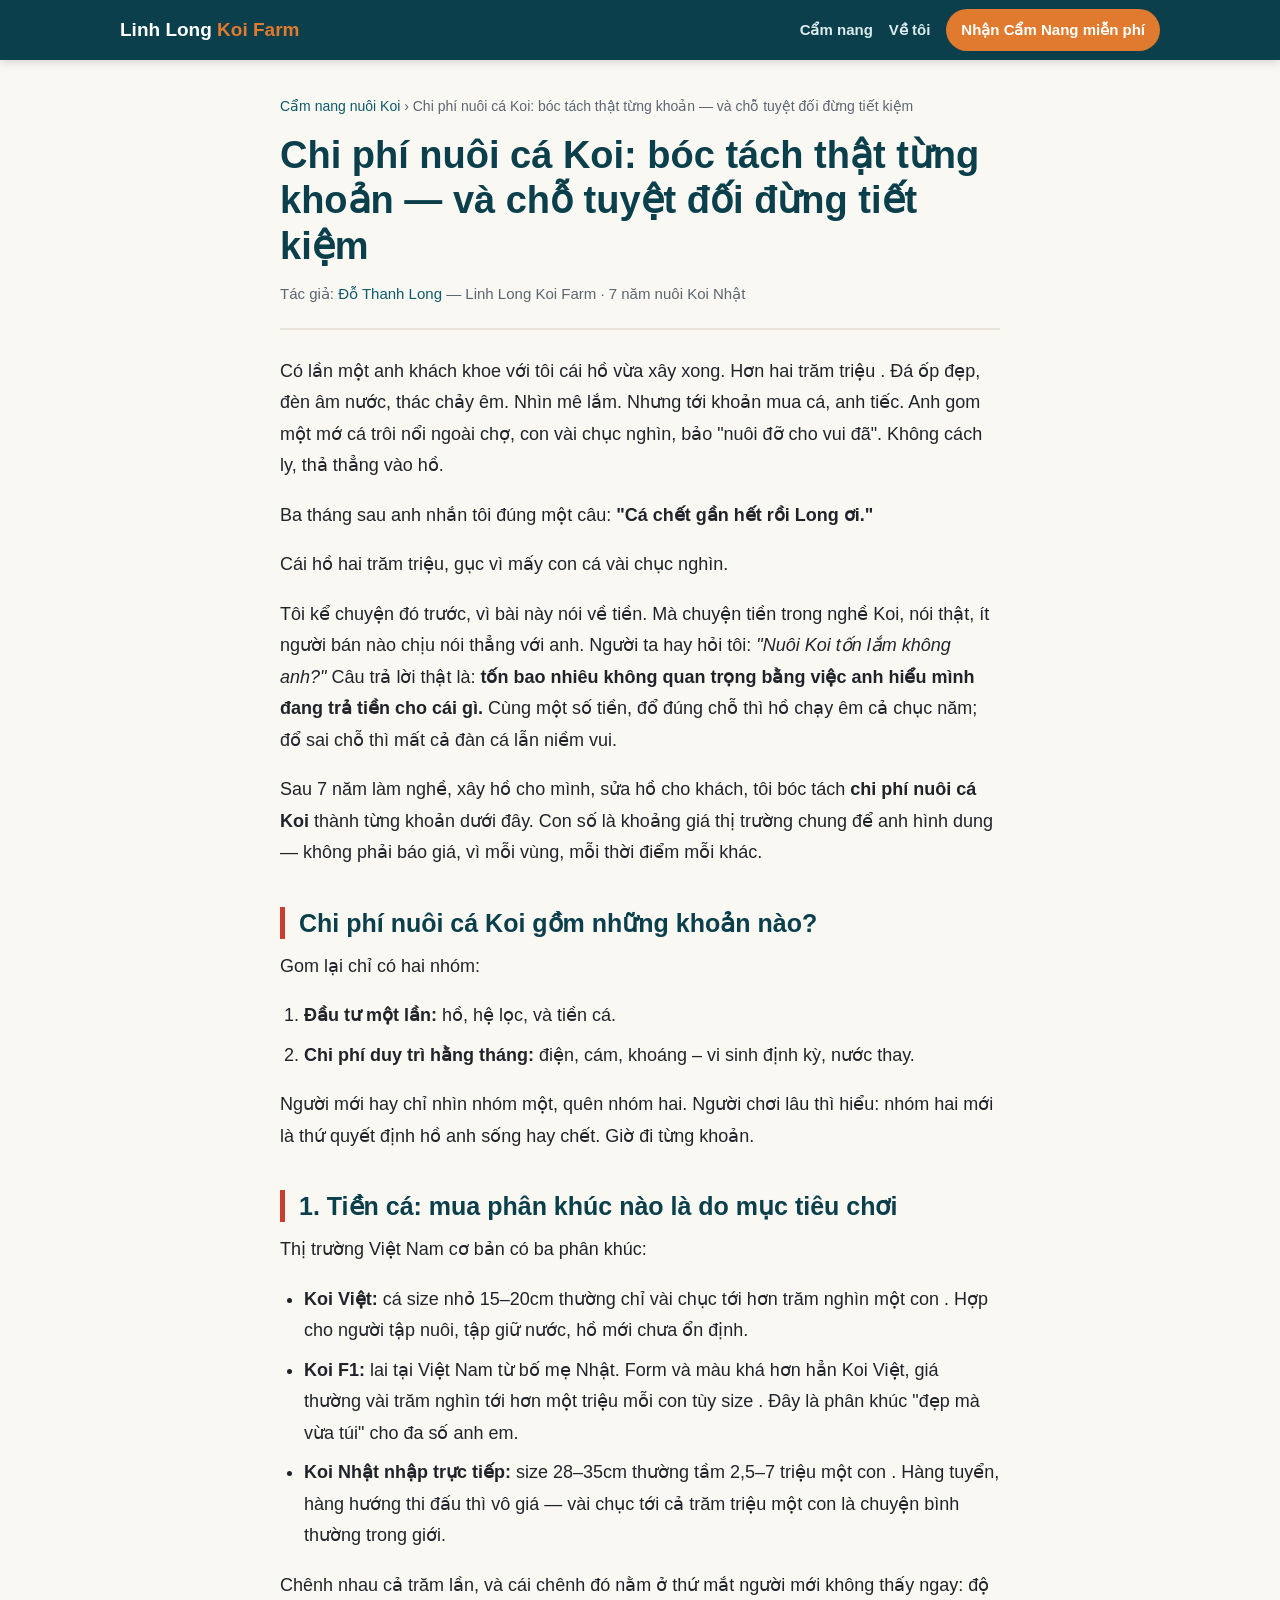
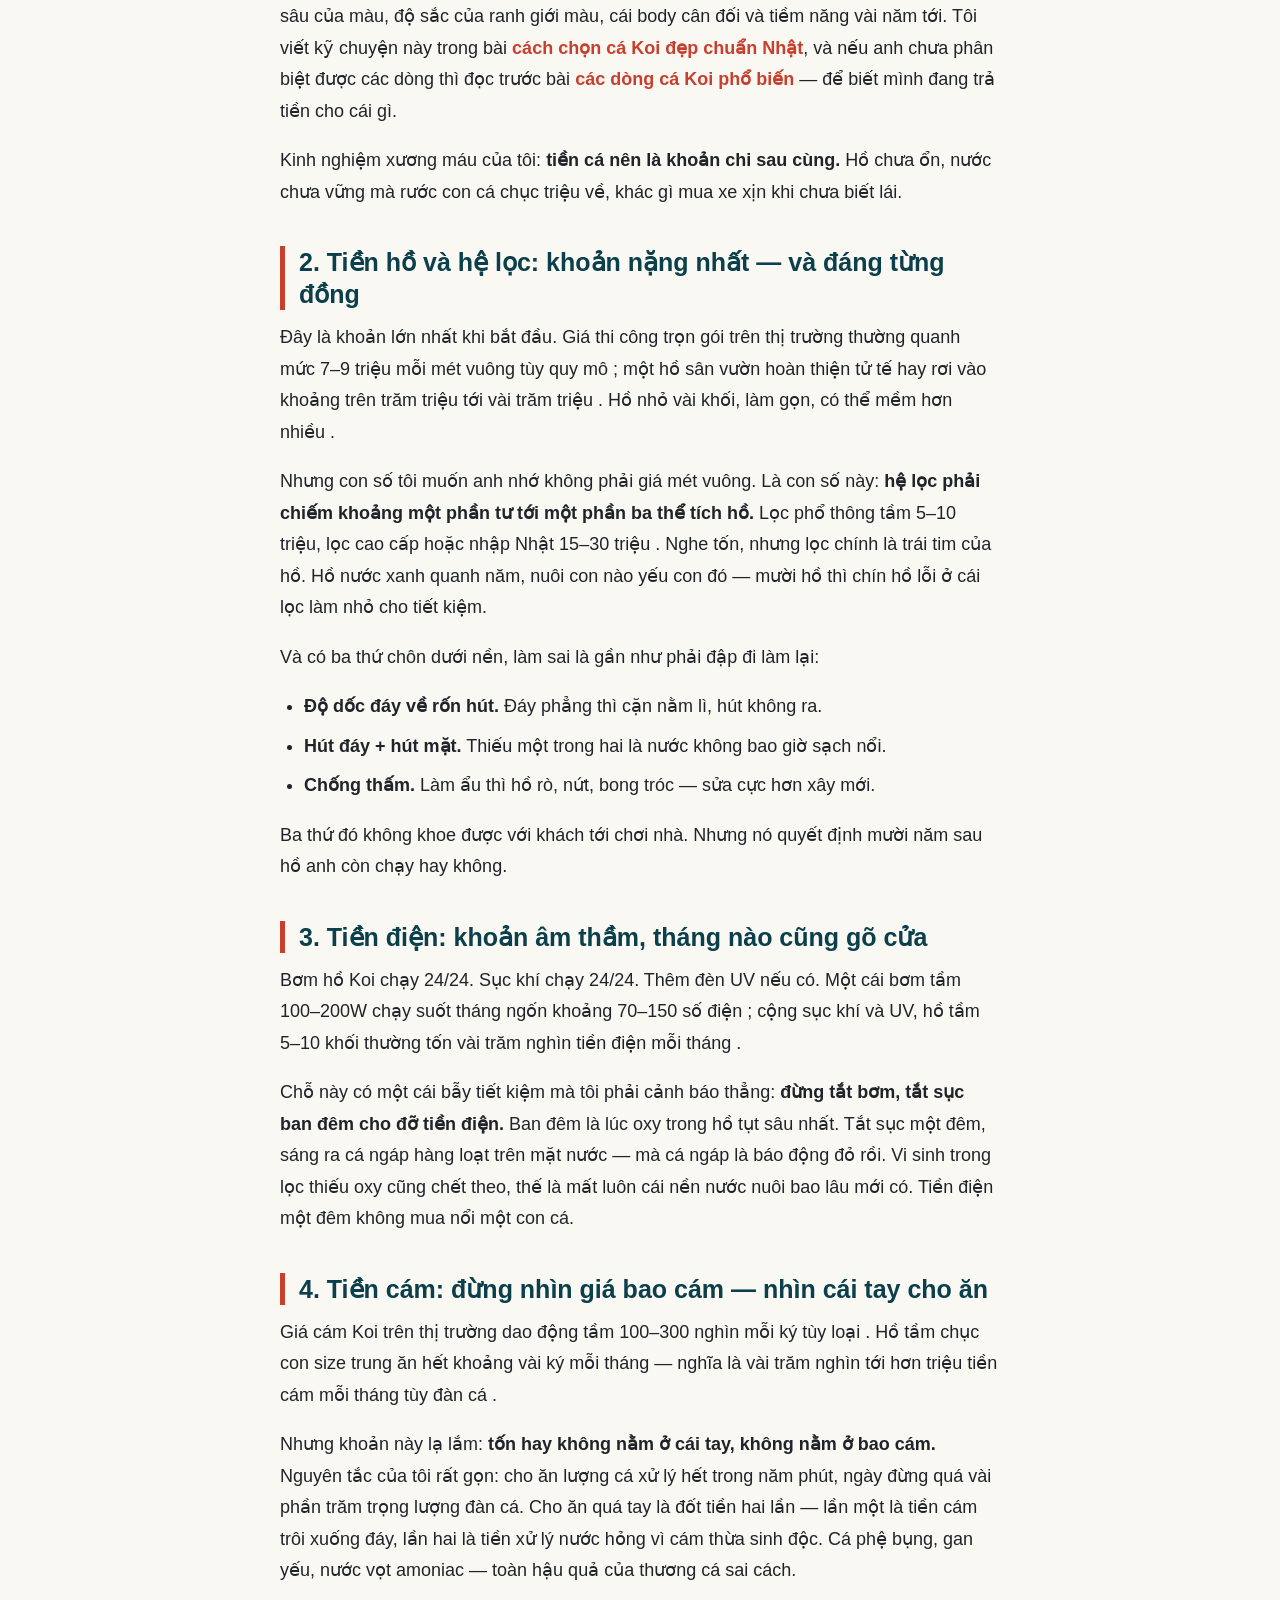
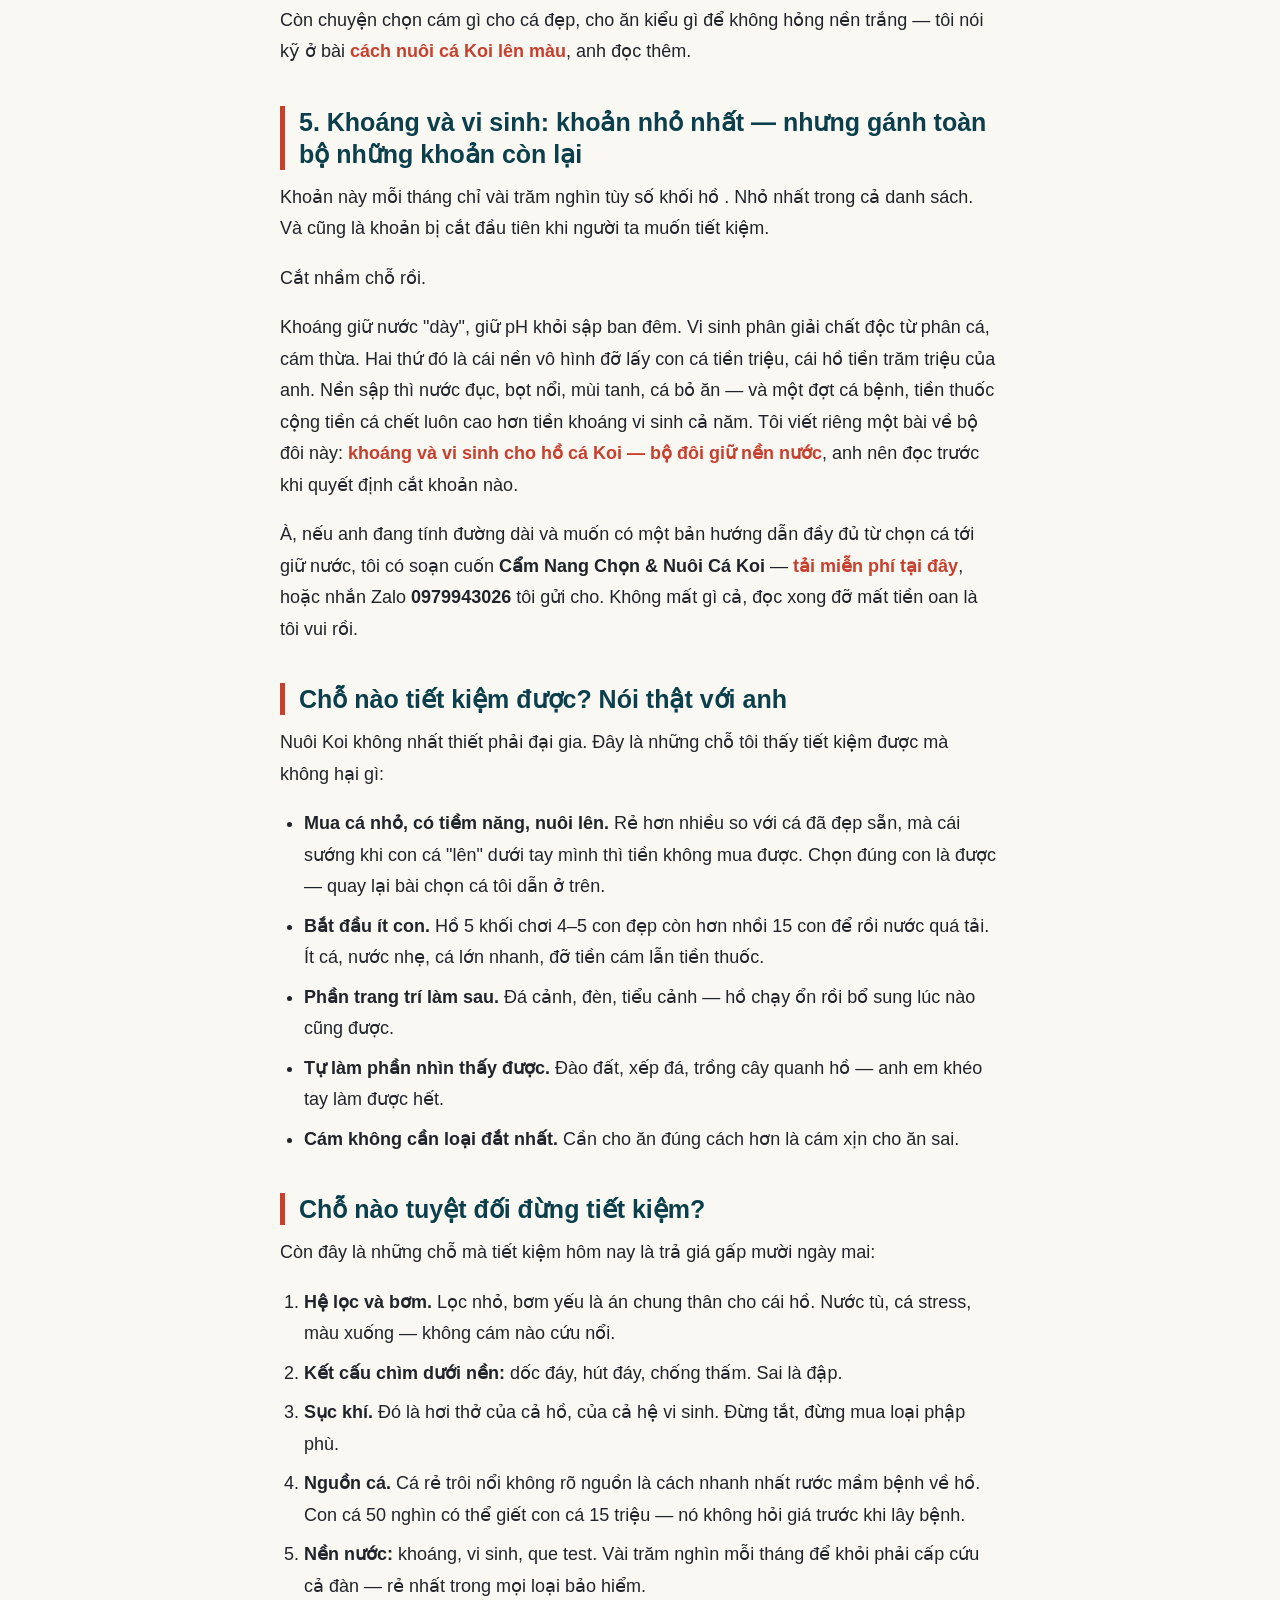
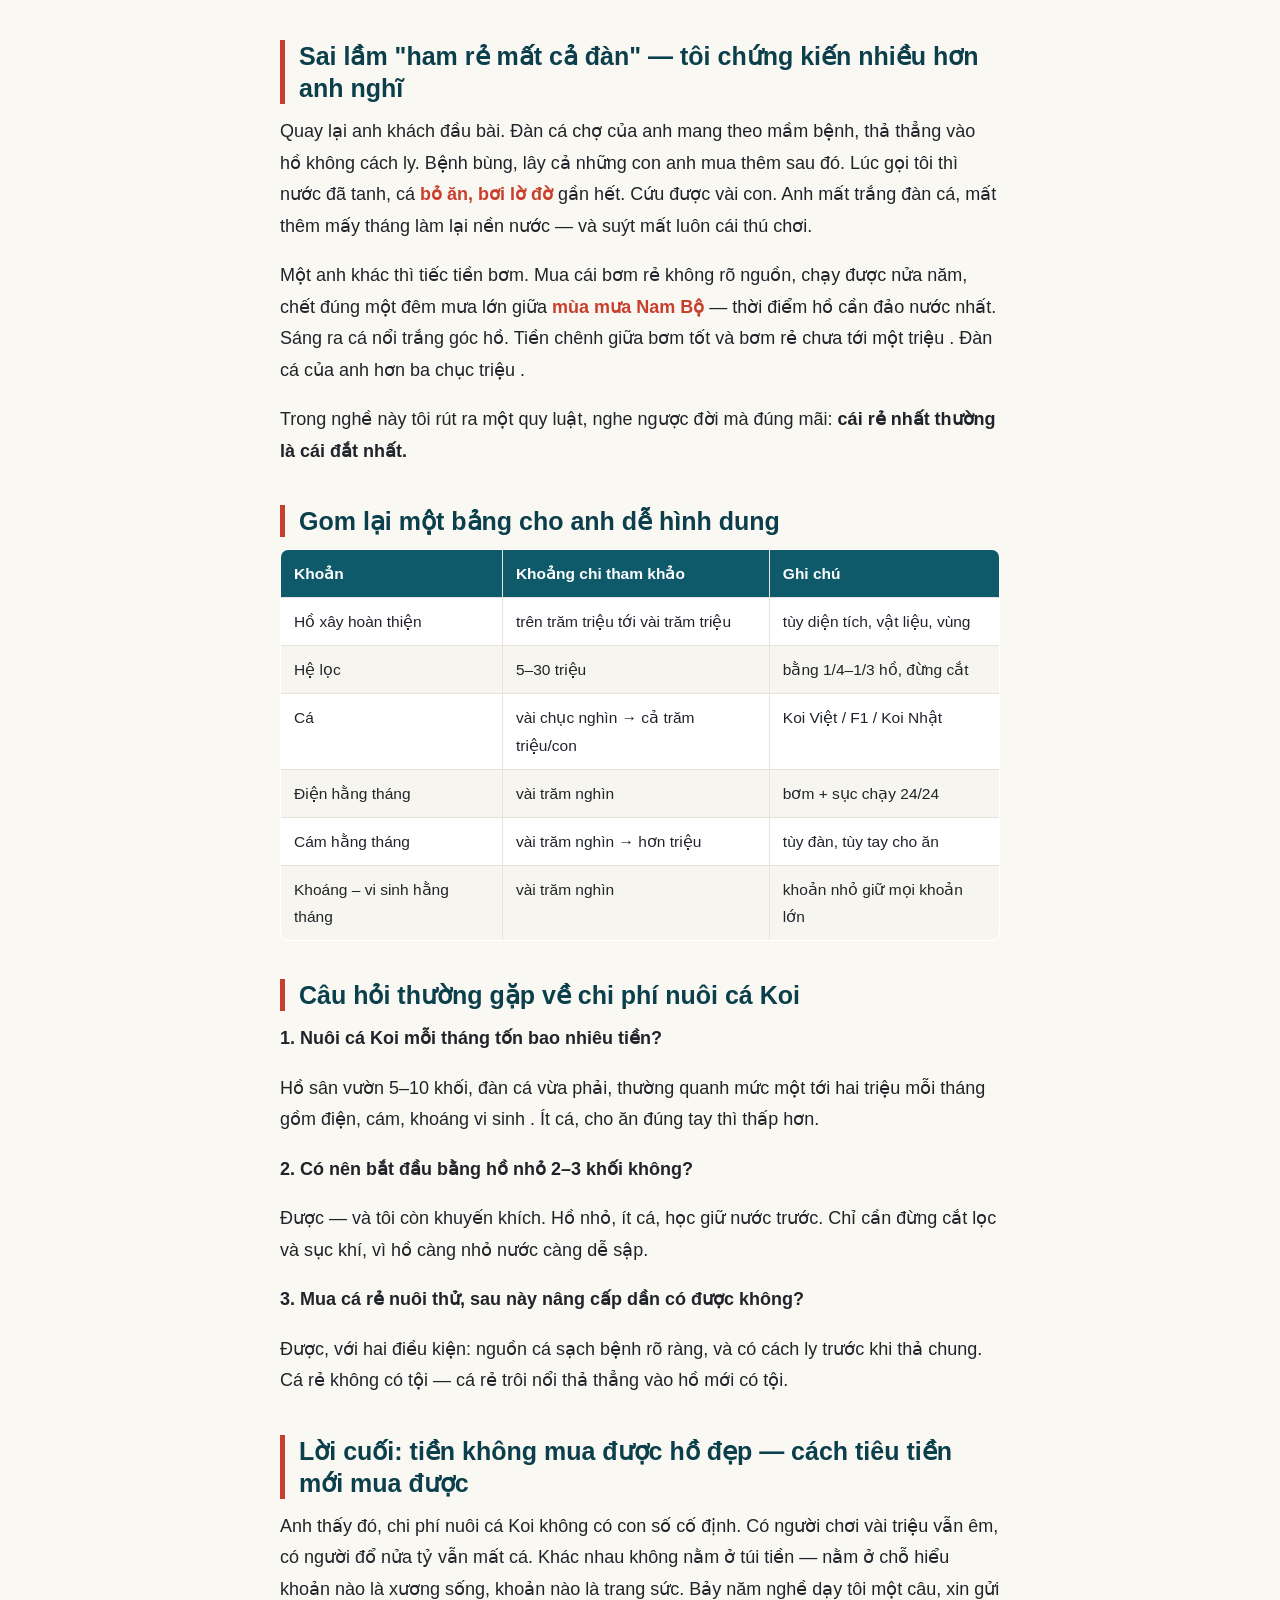
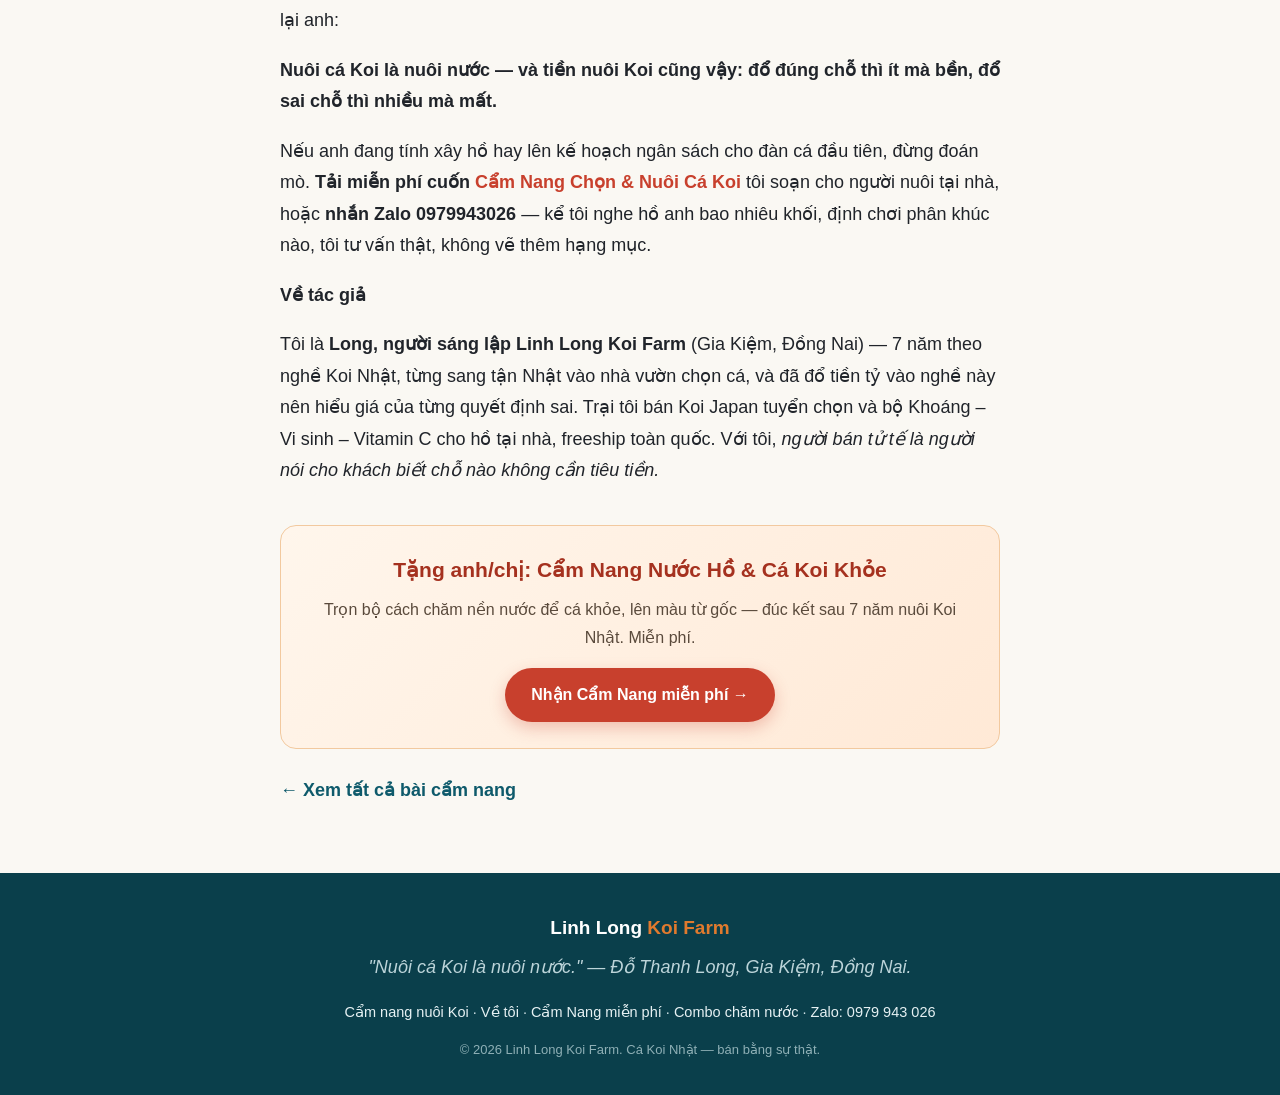
<file: chi-phi-nuoi-ca-koi/index.html>
<!DOCTYPE html>
<html lang="vi">
<head>
<meta charset="utf-8">
<meta name="viewport" content="width=device-width, initial-scale=1">
<title>Chi phí nuôi cá Koi: bóc tách thật từng khoản — và chỗ tuyệt đối đừng tiết kiệm | Linh Long Koi Farm</title>
<meta name="description" content="Chi phí nuôi cá Koi gồm những gì? Người 7 năm trong nghề bóc tách tiền cá, hồ, lọc, điện, cám, khoáng vi sinh — chỗ tiết kiệm được và chỗ tuyệt đối đừng.">
<link rel="canonical" href="https://longcakoi.com/chi-phi-nuoi-ca-koi/">
<meta property="og:type" content="article">
<meta property="og:title" content="Chi phí nuôi cá Koi: bóc tách thật từng khoản — và chỗ tuyệt đối đừng tiết kiệm">
<meta property="og:description" content="Chi phí nuôi cá Koi gồm những gì? Người 7 năm trong nghề bóc tách tiền cá, hồ, lọc, điện, cám, khoáng vi sinh — chỗ tiết kiệm được và chỗ tuyệt đối đừng.">
<meta property="og:url" content="https://longcakoi.com/chi-phi-nuoi-ca-koi/">
<meta property="og:site_name" content="Linh Long Koi Farm">
<!-- Google Tag Manager -->
<script>(function(w,d,s,l,i){w[l]=w[l]||[];w[l].push({'gtm.start':
new Date().getTime(),event:'gtm.js'});var f=d.getElementsByTagName(s)[0],
j=d.createElement(s),dl=l!='dataLayer'?'&l='+l:'';j.async=true;j.src=
'https://www.googletagmanager.com/gtm.js?id='+i+dl;f.parentNode.insertBefore(j,f);
})(window,document,'script','dataLayer','GTM-P6BMZ3JT');</script>
<!-- End Google Tag Manager -->
<link rel="stylesheet" href="/assets/style.css">
</head>
<body>
<noscript><iframe src="https://www.googletagmanager.com/ns.html?id=GTM-P6BMZ3JT" height="0" width="0" style="display:none;visibility:hidden"></iframe></noscript>
<header class="site-header"><div class="container">
  <a class="brand" href="/">Linh Long <span>Koi Farm</span></a>
  <nav class="nav">
    <a href="/">Cẩm nang</a>
    <a href="https://longdo1272101-arch.github.io/do-thanh-long/">Về tôi</a>
    <a class="btn" href="https://longdo1272101-arch.github.io/cam-nang-ca-koi/">Nhận Cẩm Nang miễn phí</a>
  </nav>
</div></header>

<main class="wrap">
<article class="post">
  <p class="crumbs"><a href="/">Cẩm nang nuôi Koi</a> › <span>Chi phí nuôi cá Koi: bóc tách thật từng khoản — và chỗ tuyệt đối đừng tiết kiệm</span></p>
  <h1>Chi phí nuôi cá Koi: bóc tách thật từng khoản — và chỗ tuyệt đối đừng tiết kiệm</h1>
  <p class="byline">Tác giả: <a href="https://longdo1272101-arch.github.io/do-thanh-long/">Đỗ Thanh Long</a> — Linh Long Koi Farm · 7 năm nuôi Koi Nhật</p>
  <div class="post-body">
<p>Có lần một anh khách khoe với tôi cái hồ vừa xây xong. Hơn hai trăm triệu . Đá ốp đẹp, đèn âm nước, thác chảy êm. Nhìn mê lắm. Nhưng tới khoản mua cá, anh tiếc. Anh gom một mớ cá trôi nổi ngoài chợ, con vài chục nghìn, bảo "nuôi đỡ cho vui đã". Không cách ly, thả thẳng vào hồ.</p>
<p>Ba tháng sau anh nhắn tôi đúng một câu: <strong>"Cá chết gần hết rồi Long ơi."</strong></p>
<p>Cái hồ hai trăm triệu, gục vì mấy con cá vài chục nghìn.</p>
<p>Tôi kể chuyện đó trước, vì bài này nói về tiền. Mà chuyện tiền trong nghề Koi, nói thật, ít người bán nào chịu nói thẳng với anh. Người ta hay hỏi tôi: <em>"Nuôi Koi tốn lắm không anh?"</em> Câu trả lời thật là: <strong>tốn bao nhiêu không quan trọng bằng việc anh hiểu mình đang trả tiền cho cái gì.</strong> Cùng một số tiền, đổ đúng chỗ thì hồ chạy êm cả chục năm; đổ sai chỗ thì mất cả đàn cá lẫn niềm vui.</p>
<p>Sau 7 năm làm nghề, xây hồ cho mình, sửa hồ cho khách, tôi bóc tách <strong>chi phí nuôi cá Koi</strong> thành từng khoản dưới đây. Con số là khoảng giá thị trường chung để anh hình dung — không phải báo giá, vì mỗi vùng, mỗi thời điểm mỗi khác.</p>
<h2>Chi phí nuôi cá Koi gồm những khoản nào?</h2>
<p>Gom lại chỉ có hai nhóm:</p>
<ol>
<li><strong>Đầu tư một lần:</strong> hồ, hệ lọc, và tiền cá.</li>
<li><strong>Chi phí duy trì hằng tháng:</strong> điện, cám, khoáng – vi sinh định kỳ, nước thay.</li>
</ol>
<p>Người mới hay chỉ nhìn nhóm một, quên nhóm hai. Người chơi lâu thì hiểu: nhóm hai mới là thứ quyết định hồ anh sống hay chết. Giờ đi từng khoản.</p>
<h2>1. Tiền cá: mua phân khúc nào là do mục tiêu chơi</h2>
<p>Thị trường Việt Nam cơ bản có ba phân khúc:</p>
<ul>
<li><strong>Koi Việt:</strong> cá size nhỏ 15–20cm thường chỉ vài chục tới hơn trăm nghìn một con . Hợp cho người tập nuôi, tập giữ nước, hồ mới chưa ổn định.</li>
<li><strong>Koi F1:</strong> lai tại Việt Nam từ bố mẹ Nhật. Form và màu khá hơn hẳn Koi Việt, giá thường vài trăm nghìn tới hơn một triệu mỗi con tùy size . Đây là phân khúc "đẹp mà vừa túi" cho đa số anh em.</li>
<li><strong>Koi Nhật nhập trực tiếp:</strong> size 28–35cm thường tầm 2,5–7 triệu một con . Hàng tuyển, hàng hướng thi đấu thì vô giá — vài chục tới cả trăm triệu một con là chuyện bình thường trong giới.</li>
</ul>
<p>Chênh nhau cả trăm lần, và cái chênh đó nằm ở thứ mắt người mới không thấy ngay: độ sâu của màu, độ sắc của ranh giới màu, cái body cân đối và tiềm năng vài năm tới. Tôi viết kỹ chuyện này trong bài <a href="/cach-chon-ca-koi-dep-chuan-nhat/">cách chọn cá Koi đẹp chuẩn Nhật</a>, và nếu anh chưa phân biệt được các dòng thì đọc trước bài <a href="/cac-dong-ca-koi-pho-bien/">các dòng cá Koi phổ biến</a> — để biết mình đang trả tiền cho cái gì.</p>
<p>Kinh nghiệm xương máu của tôi: <strong>tiền cá nên là khoản chi sau cùng.</strong> Hồ chưa ổn, nước chưa vững mà rước con cá chục triệu về, khác gì mua xe xịn khi chưa biết lái.</p>
<h2>2. Tiền hồ và hệ lọc: khoản nặng nhất — và đáng từng đồng</h2>
<p>Đây là khoản lớn nhất khi bắt đầu. Giá thi công trọn gói trên thị trường thường quanh mức 7–9 triệu mỗi mét vuông tùy quy mô ; một hồ sân vườn hoàn thiện tử tế hay rơi vào khoảng trên trăm triệu tới vài trăm triệu . Hồ nhỏ vài khối, làm gọn, có thể mềm hơn nhiều .</p>
<p>Nhưng con số tôi muốn anh nhớ không phải giá mét vuông. Là con số này: <strong>hệ lọc phải chiếm khoảng một phần tư tới một phần ba thể tích hồ.</strong> Lọc phổ thông tầm 5–10 triệu, lọc cao cấp hoặc nhập Nhật 15–30 triệu . Nghe tốn, nhưng lọc chính là trái tim của hồ. Hồ nước xanh quanh năm, nuôi con nào yếu con đó — mười hồ thì chín hồ lỗi ở cái lọc làm nhỏ cho tiết kiệm.</p>
<p>Và có ba thứ chôn dưới nền, làm sai là gần như phải đập đi làm lại:</p>
<ul>
<li><strong>Độ dốc đáy về rốn hút.</strong> Đáy phẳng thì cặn nằm lì, hút không ra.</li>
<li><strong>Hút đáy + hút mặt.</strong> Thiếu một trong hai là nước không bao giờ sạch nổi.</li>
<li><strong>Chống thấm.</strong> Làm ẩu thì hồ rò, nứt, bong tróc — sửa cực hơn xây mới.</li>
</ul>
<p>Ba thứ đó không khoe được với khách tới chơi nhà. Nhưng nó quyết định mười năm sau hồ anh còn chạy hay không.</p>
<h2>3. Tiền điện: khoản âm thầm, tháng nào cũng gõ cửa</h2>
<p>Bơm hồ Koi chạy 24/24. Sục khí chạy 24/24. Thêm đèn UV nếu có. Một cái bơm tầm 100–200W chạy suốt tháng ngốn khoảng 70–150 số điện ; cộng sục khí và UV, hồ tầm 5–10 khối thường tốn vài trăm nghìn tiền điện mỗi tháng .</p>
<p>Chỗ này có một cái bẫy tiết kiệm mà tôi phải cảnh báo thẳng: <strong>đừng tắt bơm, tắt sục ban đêm cho đỡ tiền điện.</strong> Ban đêm là lúc oxy trong hồ tụt sâu nhất. Tắt sục một đêm, sáng ra cá ngáp hàng loạt trên mặt nước — mà cá ngáp là báo động đỏ rồi. Vi sinh trong lọc thiếu oxy cũng chết theo, thế là mất luôn cái nền nước nuôi bao lâu mới có. Tiền điện một đêm không mua nổi một con cá.</p>
<h2>4. Tiền cám: đừng nhìn giá bao cám — nhìn cái tay cho ăn</h2>
<p>Giá cám Koi trên thị trường dao động tầm 100–300 nghìn mỗi ký tùy loại . Hồ tầm chục con size trung ăn hết khoảng vài ký mỗi tháng  — nghĩa là vài trăm nghìn tới hơn triệu tiền cám mỗi tháng tùy đàn cá .</p>
<p>Nhưng khoản này lạ lắm: <strong>tốn hay không nằm ở cái tay, không nằm ở bao cám.</strong> Nguyên tắc của tôi rất gọn: cho ăn lượng cá xử lý hết trong năm phút, ngày đừng quá vài phần trăm trọng lượng đàn cá. Cho ăn quá tay là đốt tiền hai lần — lần một là tiền cám trôi xuống đáy, lần hai là tiền xử lý nước hỏng vì cám thừa sinh độc. Cá phệ bụng, gan yếu, nước vọt amoniac — toàn hậu quả của thương cá sai cách.</p>
<p>Còn chuyện chọn cám gì cho cá đẹp, cho ăn kiểu gì để không hỏng nền trắng — tôi nói kỹ ở bài <a href="/cach-nuoi-ca-koi-len-mau/">cách nuôi cá Koi lên màu</a>, anh đọc thêm.</p>
<h2>5. Khoáng và vi sinh: khoản nhỏ nhất — nhưng gánh toàn bộ những khoản còn lại</h2>
<p>Khoản này mỗi tháng chỉ vài trăm nghìn tùy số khối hồ . Nhỏ nhất trong cả danh sách. Và cũng là khoản bị cắt đầu tiên khi người ta muốn tiết kiệm.</p>
<p>Cắt nhầm chỗ rồi.</p>
<p>Khoáng giữ nước "dày", giữ pH khỏi sập ban đêm. Vi sinh phân giải chất độc từ phân cá, cám thừa. Hai thứ đó là cái nền vô hình đỡ lấy con cá tiền triệu, cái hồ tiền trăm triệu của anh. Nền sập thì nước đục, bọt nổi, mùi tanh, cá bỏ ăn — và một đợt cá bệnh, tiền thuốc cộng tiền cá chết luôn cao hơn tiền khoáng vi sinh cả năm. Tôi viết riêng một bài về bộ đôi này: <a href="https://longdo1272101-arch.github.io/combo-eleven-koi/">khoáng và vi sinh cho hồ cá Koi — bộ đôi giữ nền nước</a>, anh nên đọc trước khi quyết định cắt khoản nào.</p>
<p>À, nếu anh đang tính đường dài và muốn có một bản hướng dẫn đầy đủ từ chọn cá tới giữ nước, tôi có soạn cuốn <strong>Cẩm Nang Chọn &amp; Nuôi Cá Koi</strong> — <a href="https://longdo1272101-arch.github.io/cam-nang-ca-koi/">tải miễn phí tại đây</a>, hoặc nhắn Zalo <strong>0979943026</strong> tôi gửi cho. Không mất gì cả, đọc xong đỡ mất tiền oan là tôi vui rồi.</p>
<h2>Chỗ nào tiết kiệm được? Nói thật với anh</h2>
<p>Nuôi Koi không nhất thiết phải đại gia. Đây là những chỗ tôi thấy tiết kiệm được mà không hại gì:</p>
<ul>
<li><strong>Mua cá nhỏ, có tiềm năng, nuôi lên.</strong> Rẻ hơn nhiều so với cá đã đẹp sẵn, mà cái sướng khi con cá "lên" dưới tay mình thì tiền không mua được. Chọn đúng con là được — quay lại bài chọn cá tôi dẫn ở trên.</li>
<li><strong>Bắt đầu ít con.</strong> Hồ 5 khối chơi 4–5 con đẹp còn hơn nhồi 15 con để rồi nước quá tải. Ít cá, nước nhẹ, cá lớn nhanh, đỡ tiền cám lẫn tiền thuốc.</li>
<li><strong>Phần trang trí làm sau.</strong> Đá cảnh, đèn, tiểu cảnh — hồ chạy ổn rồi bổ sung lúc nào cũng được.</li>
<li><strong>Tự làm phần nhìn thấy được.</strong> Đào đất, xếp đá, trồng cây quanh hồ — anh em khéo tay làm được hết.</li>
<li><strong>Cám không cần loại đắt nhất.</strong> Cần cho ăn đúng cách hơn là cám xịn cho ăn sai.</li>
</ul>
<h2>Chỗ nào tuyệt đối đừng tiết kiệm?</h2>
<p>Còn đây là những chỗ mà tiết kiệm hôm nay là trả giá gấp mười ngày mai:</p>
<ol>
<li><strong>Hệ lọc và bơm.</strong> Lọc nhỏ, bơm yếu là án chung thân cho cái hồ. Nước tù, cá stress, màu xuống — không cám nào cứu nổi.</li>
<li><strong>Kết cấu chìm dưới nền:</strong> dốc đáy, hút đáy, chống thấm. Sai là đập.</li>
<li><strong>Sục khí.</strong> Đó là hơi thở của cả hồ, của cả hệ vi sinh. Đừng tắt, đừng mua loại phập phù.</li>
<li><strong>Nguồn cá.</strong> Cá rẻ trôi nổi không rõ nguồn là cách nhanh nhất rước mầm bệnh về hồ. Con cá 50 nghìn có thể giết con cá 15 triệu — nó không hỏi giá trước khi lây bệnh.</li>
<li><strong>Nền nước:</strong> khoáng, vi sinh, que test. Vài trăm nghìn mỗi tháng để khỏi phải cấp cứu cả đàn — rẻ nhất trong mọi loại bảo hiểm.</li>
</ol>
<h2>Sai lầm "ham rẻ mất cả đàn" — tôi chứng kiến nhiều hơn anh nghĩ</h2>
<p>Quay lại anh khách đầu bài. Đàn cá chợ của anh mang theo mầm bệnh, thả thẳng vào hồ không cách ly. Bệnh bùng, lây cả những con anh mua thêm sau đó. Lúc gọi tôi thì nước đã tanh, cá <a href="/ca-koi-bo-an-boi-lo-do/">bỏ ăn, bơi lờ đờ</a> gần hết. Cứu được vài con. Anh mất trắng đàn cá, mất thêm mấy tháng làm lại nền nước — và suýt mất luôn cái thú chơi.</p>
<p>Một anh khác thì tiếc tiền bơm. Mua cái bơm rẻ không rõ nguồn, chạy được nửa năm, chết đúng một đêm mưa lớn giữa <a href="/cham-soc-ho-ca-koi-mua-mua/">mùa mưa Nam Bộ</a> — thời điểm hồ cần đảo nước nhất. Sáng ra cá nổi trắng góc hồ. Tiền chênh giữa bơm tốt và bơm rẻ chưa tới một triệu . Đàn cá của anh hơn ba chục triệu .</p>
<p>Trong nghề này tôi rút ra một quy luật, nghe ngược đời mà đúng mãi: <strong>cái rẻ nhất thường là cái đắt nhất.</strong></p>
<h2>Gom lại một bảng cho anh dễ hình dung</h2>
<div class="table-wrap"><table><thead><tr><th>Khoản</th><th>Khoảng chi tham khảo</th><th>Ghi chú</th></tr></thead><tbody><tr><td>Hồ xây hoàn thiện</td><td>trên trăm triệu tới vài trăm triệu </td><td>tùy diện tích, vật liệu, vùng</td></tr><tr><td>Hệ lọc</td><td>5–30 triệu </td><td>bằng 1/4–1/3 hồ, đừng cắt</td></tr><tr><td>Cá</td><td>vài chục nghìn → cả trăm triệu/con </td><td>Koi Việt / F1 / Koi Nhật</td></tr><tr><td>Điện hằng tháng</td><td>vài trăm nghìn </td><td>bơm + sục chạy 24/24</td></tr><tr><td>Cám hằng tháng</td><td>vài trăm nghìn → hơn triệu </td><td>tùy đàn, tùy tay cho ăn</td></tr><tr><td>Khoáng – vi sinh hằng tháng</td><td>vài trăm nghìn </td><td>khoản nhỏ giữ mọi khoản lớn</td></tr></tbody></table></div>
<h2>Câu hỏi thường gặp về chi phí nuôi cá Koi</h2>
<p><strong>1. Nuôi cá Koi mỗi tháng tốn bao nhiêu tiền?</strong></p>
<p>Hồ sân vườn 5–10 khối, đàn cá vừa phải, thường quanh mức một tới hai triệu mỗi tháng gồm điện, cám, khoáng vi sinh . Ít cá, cho ăn đúng tay thì thấp hơn.</p>
<p><strong>2. Có nên bắt đầu bằng hồ nhỏ 2–3 khối không?</strong></p>
<p>Được — và tôi còn khuyến khích. Hồ nhỏ, ít cá, học giữ nước trước. Chỉ cần đừng cắt lọc và sục khí, vì hồ càng nhỏ nước càng dễ sập.</p>
<p><strong>3. Mua cá rẻ nuôi thử, sau này nâng cấp dần có được không?</strong></p>
<p>Được, với hai điều kiện: nguồn cá sạch bệnh rõ ràng, và có cách ly trước khi thả chung. Cá rẻ không có tội — cá rẻ trôi nổi thả thẳng vào hồ mới có tội.</p>
<h2>Lời cuối: tiền không mua được hồ đẹp — cách tiêu tiền mới mua được</h2>
<p>Anh thấy đó, chi phí nuôi cá Koi không có con số cố định. Có người chơi vài triệu vẫn êm, có người đổ nửa tỷ vẫn mất cá. Khác nhau không nằm ở túi tiền — nằm ở chỗ hiểu khoản nào là xương sống, khoản nào là trang sức. Bảy năm nghề dạy tôi một câu, xin gửi lại anh:</p>
<p><strong>Nuôi cá Koi là nuôi nước — và tiền nuôi Koi cũng vậy: đổ đúng chỗ thì ít mà bền, đổ sai chỗ thì nhiều mà mất.</strong></p>
<p>Nếu anh đang tính xây hồ hay lên kế hoạch ngân sách cho đàn cá đầu tiên, đừng đoán mò. <strong>Tải miễn phí cuốn <a href="https://longdo1272101-arch.github.io/cam-nang-ca-koi/">Cẩm Nang Chọn &amp; Nuôi Cá Koi</a></strong> tôi soạn cho người nuôi tại nhà, hoặc <strong>nhắn Zalo 0979943026</strong> — kể tôi nghe hồ anh bao nhiêu khối, định chơi phân khúc nào, tôi tư vấn thật, không vẽ thêm hạng mục.</p>
<p><strong>Về tác giả</strong></p>
<p>Tôi là <strong>Long, người sáng lập Linh Long Koi Farm</strong> (Gia Kiệm, Đồng Nai) — 7 năm theo nghề Koi Nhật, từng sang tận Nhật vào nhà vườn chọn cá, và đã đổ tiền tỷ vào nghề này nên hiểu giá của từng quyết định sai. Trại tôi bán Koi Japan tuyển chọn và bộ Khoáng – Vi sinh – Vitamin C cho hồ tại nhà, freeship toàn quốc. Với tôi, <em>người bán tử tế là người nói cho khách biết chỗ nào không cần tiêu tiền.</em></p>
  </div>
<aside class="cta-box">
  <h3>Tặng anh/chị: Cẩm Nang Nước Hồ &amp; Cá Koi Khỏe</h3>
  <p>Trọn bộ cách chăm nền nước để cá khỏe, lên màu từ gốc — đúc kết sau 7 năm nuôi Koi Nhật. Miễn phí.</p>
  <a class="cta-btn" href="https://longdo1272101-arch.github.io/cam-nang-ca-koi/">Nhận Cẩm Nang miễn phí →</a>
</aside>

  <p class="back"><a href="/">← Xem tất cả bài cẩm nang</a></p>
</article>
</main>

<footer class="site-footer"><div class="container">
  <div class="f-brand">Linh Long <span>Koi Farm</span></div>
  <p class="f-tag">"Nuôi cá Koi là nuôi nước." — Đỗ Thanh Long, Gia Kiệm, Đồng Nai.</p>
  <p class="f-links">
    <a href="/">Cẩm nang nuôi Koi</a> ·
    <a href="https://longdo1272101-arch.github.io/do-thanh-long/">Về tôi</a> ·
    <a href="https://longdo1272101-arch.github.io/cam-nang-ca-koi/">Cẩm Nang miễn phí</a> ·
    <a href="https://longdo1272101-arch.github.io/combo-eleven-koi/">Combo chăm nước</a> ·
    <a href="https://zalo.me/0979943026">Zalo: 0979 943 026</a>
  </p>
  <p class="f-copy">© 2026 Linh Long Koi Farm. Cá Koi Nhật — bán bằng sự thật.</p>
</div></footer>

</body>
</html>
</file>
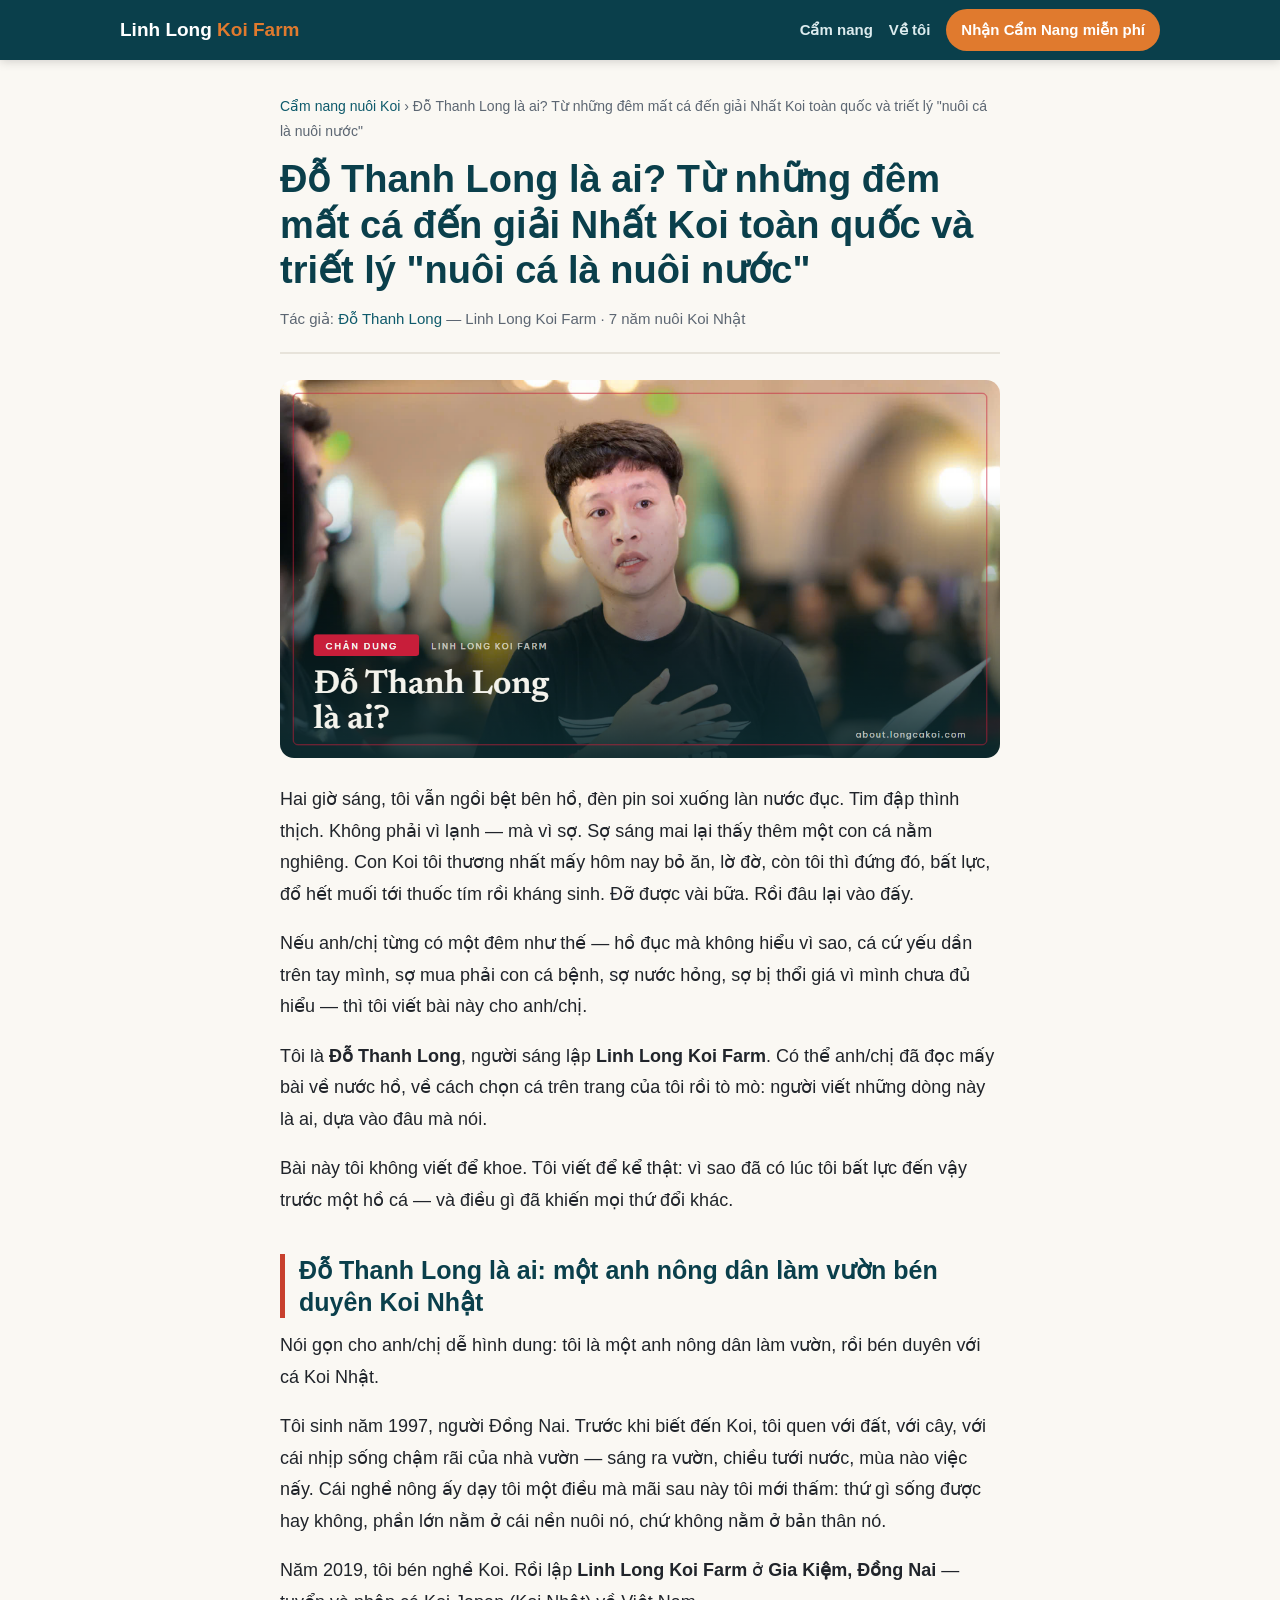
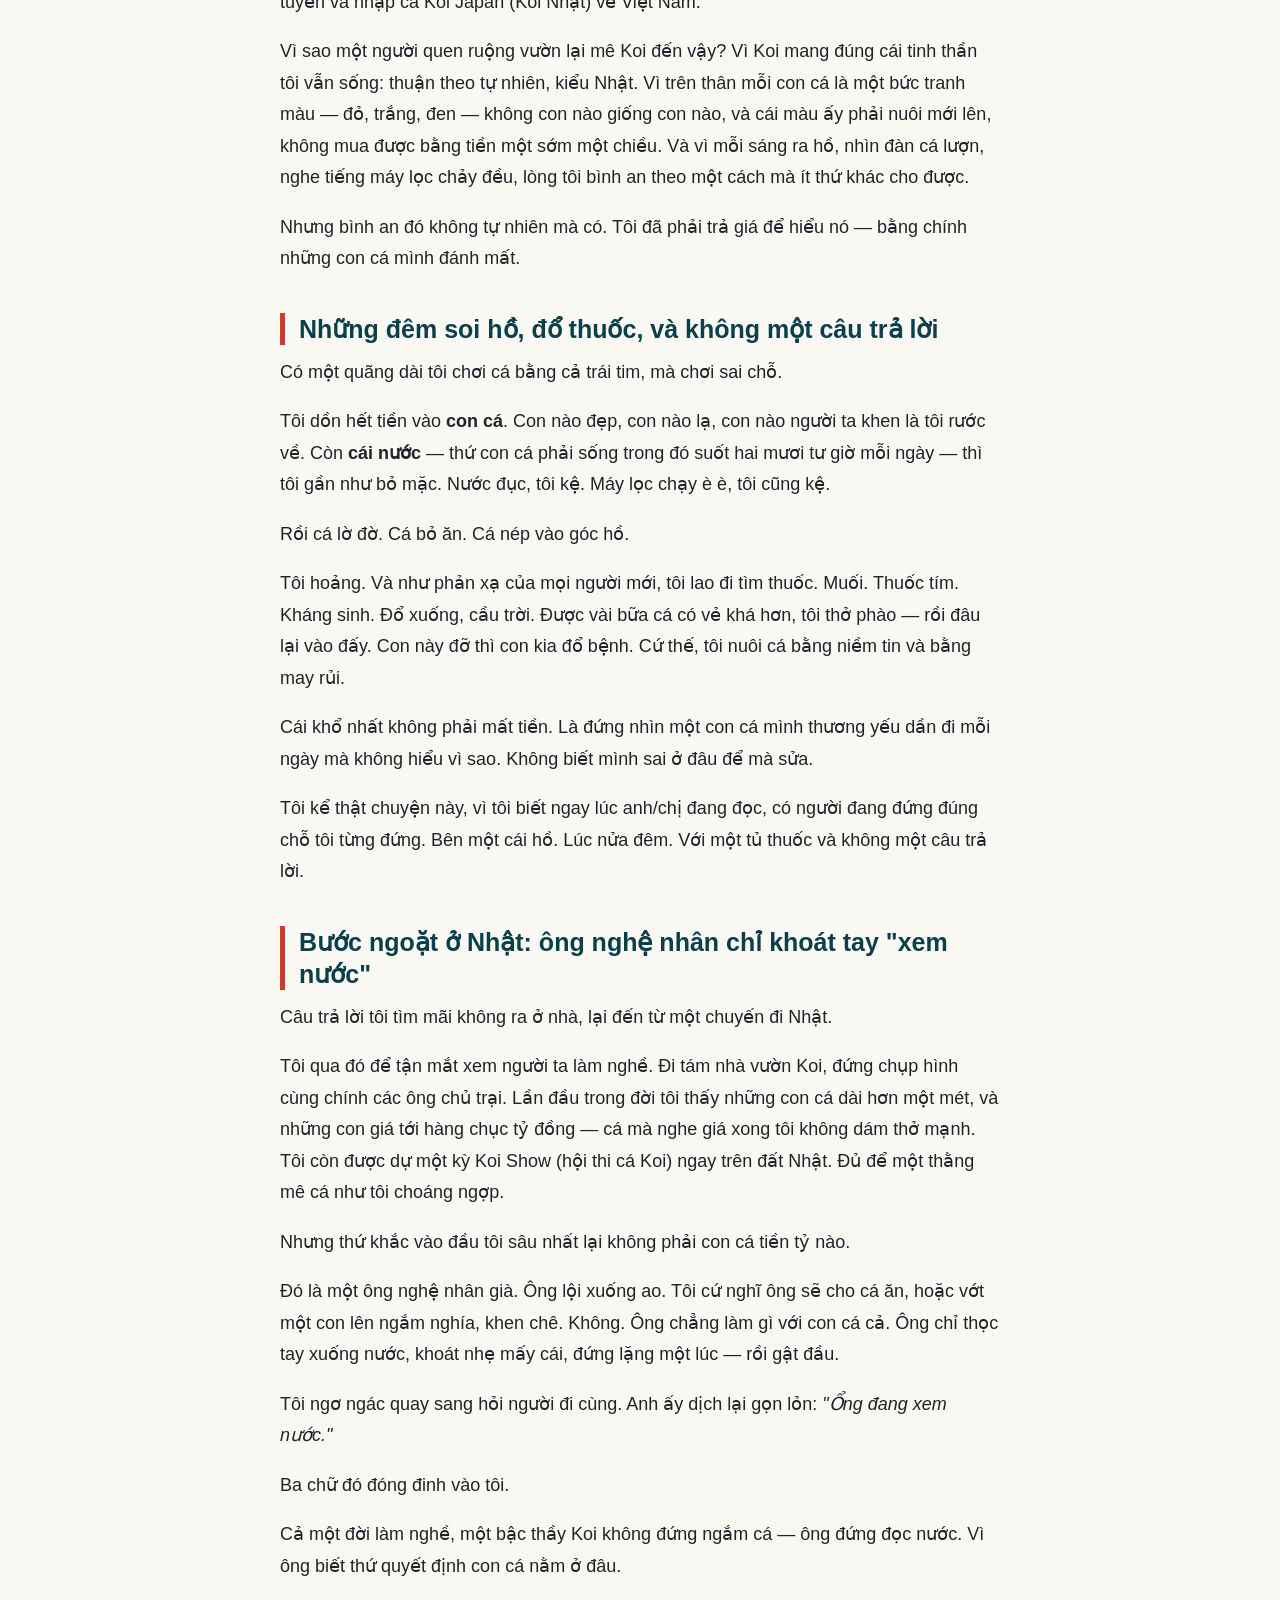
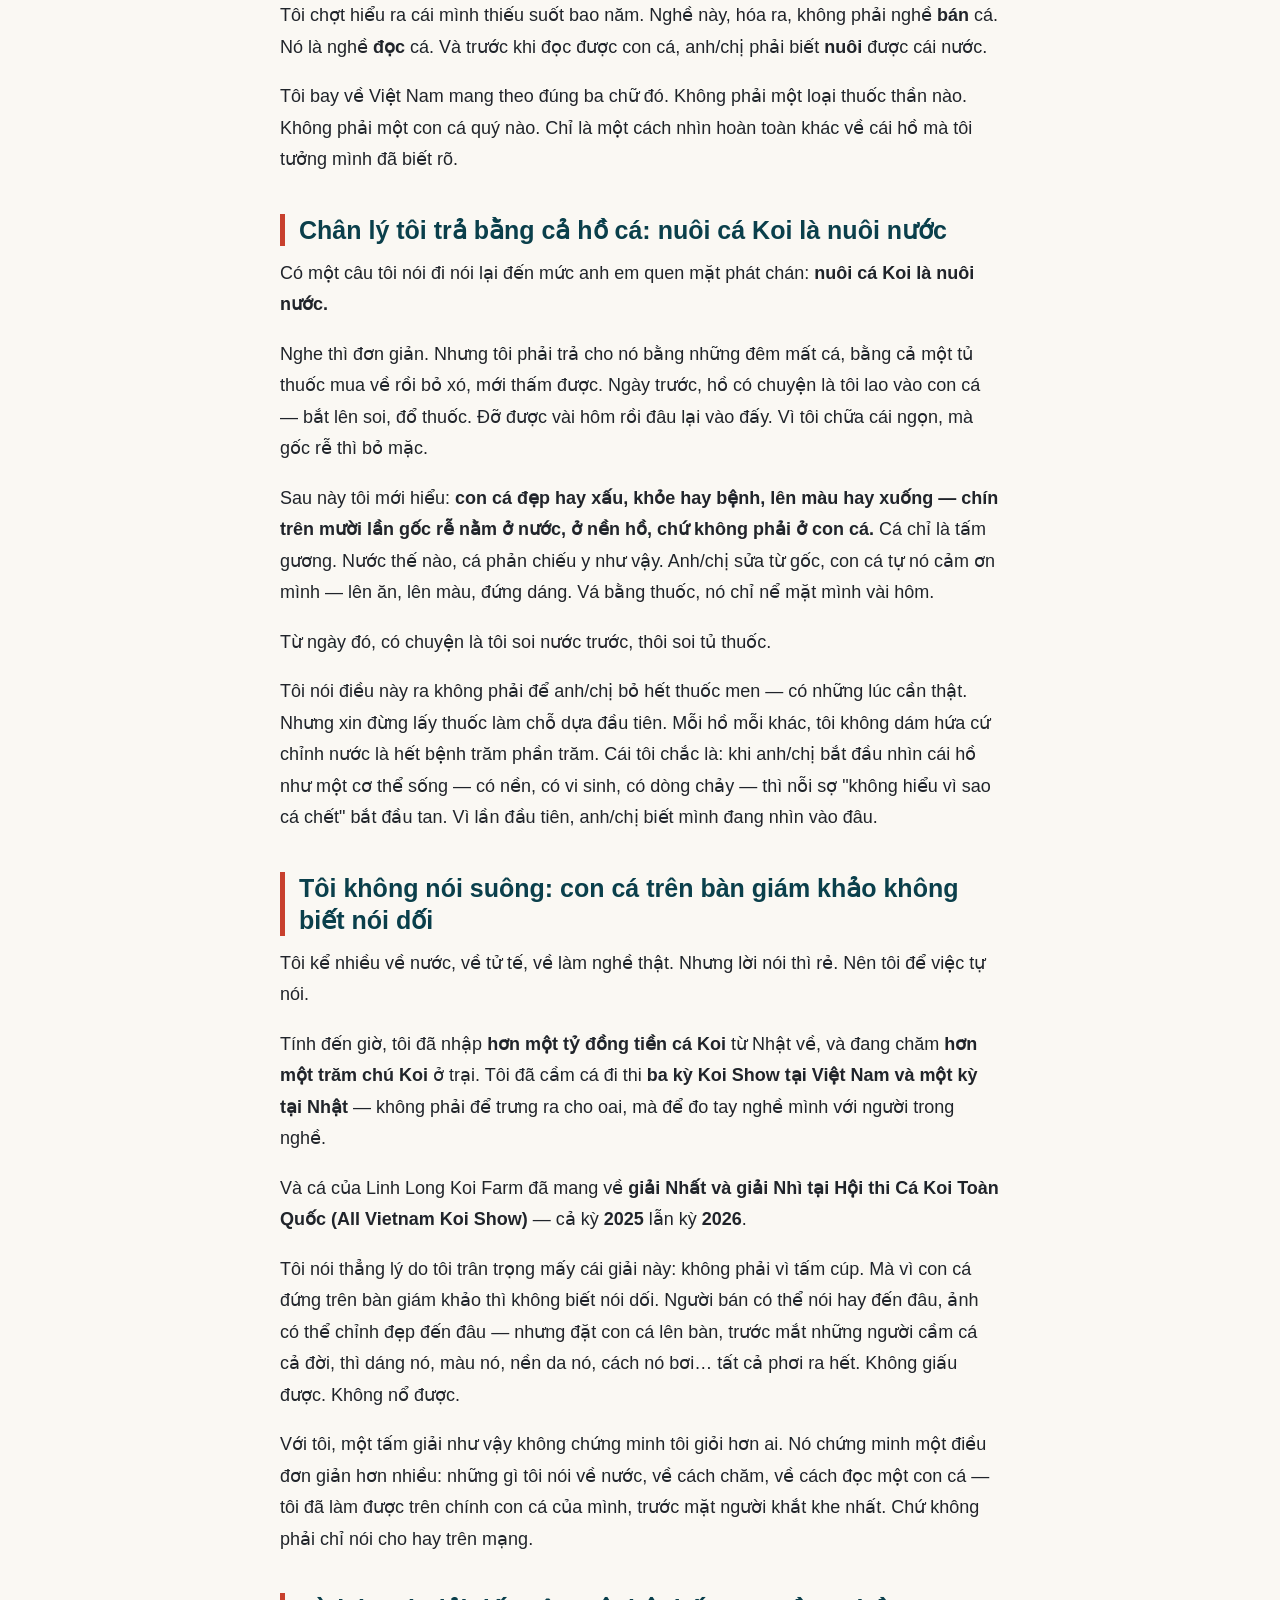
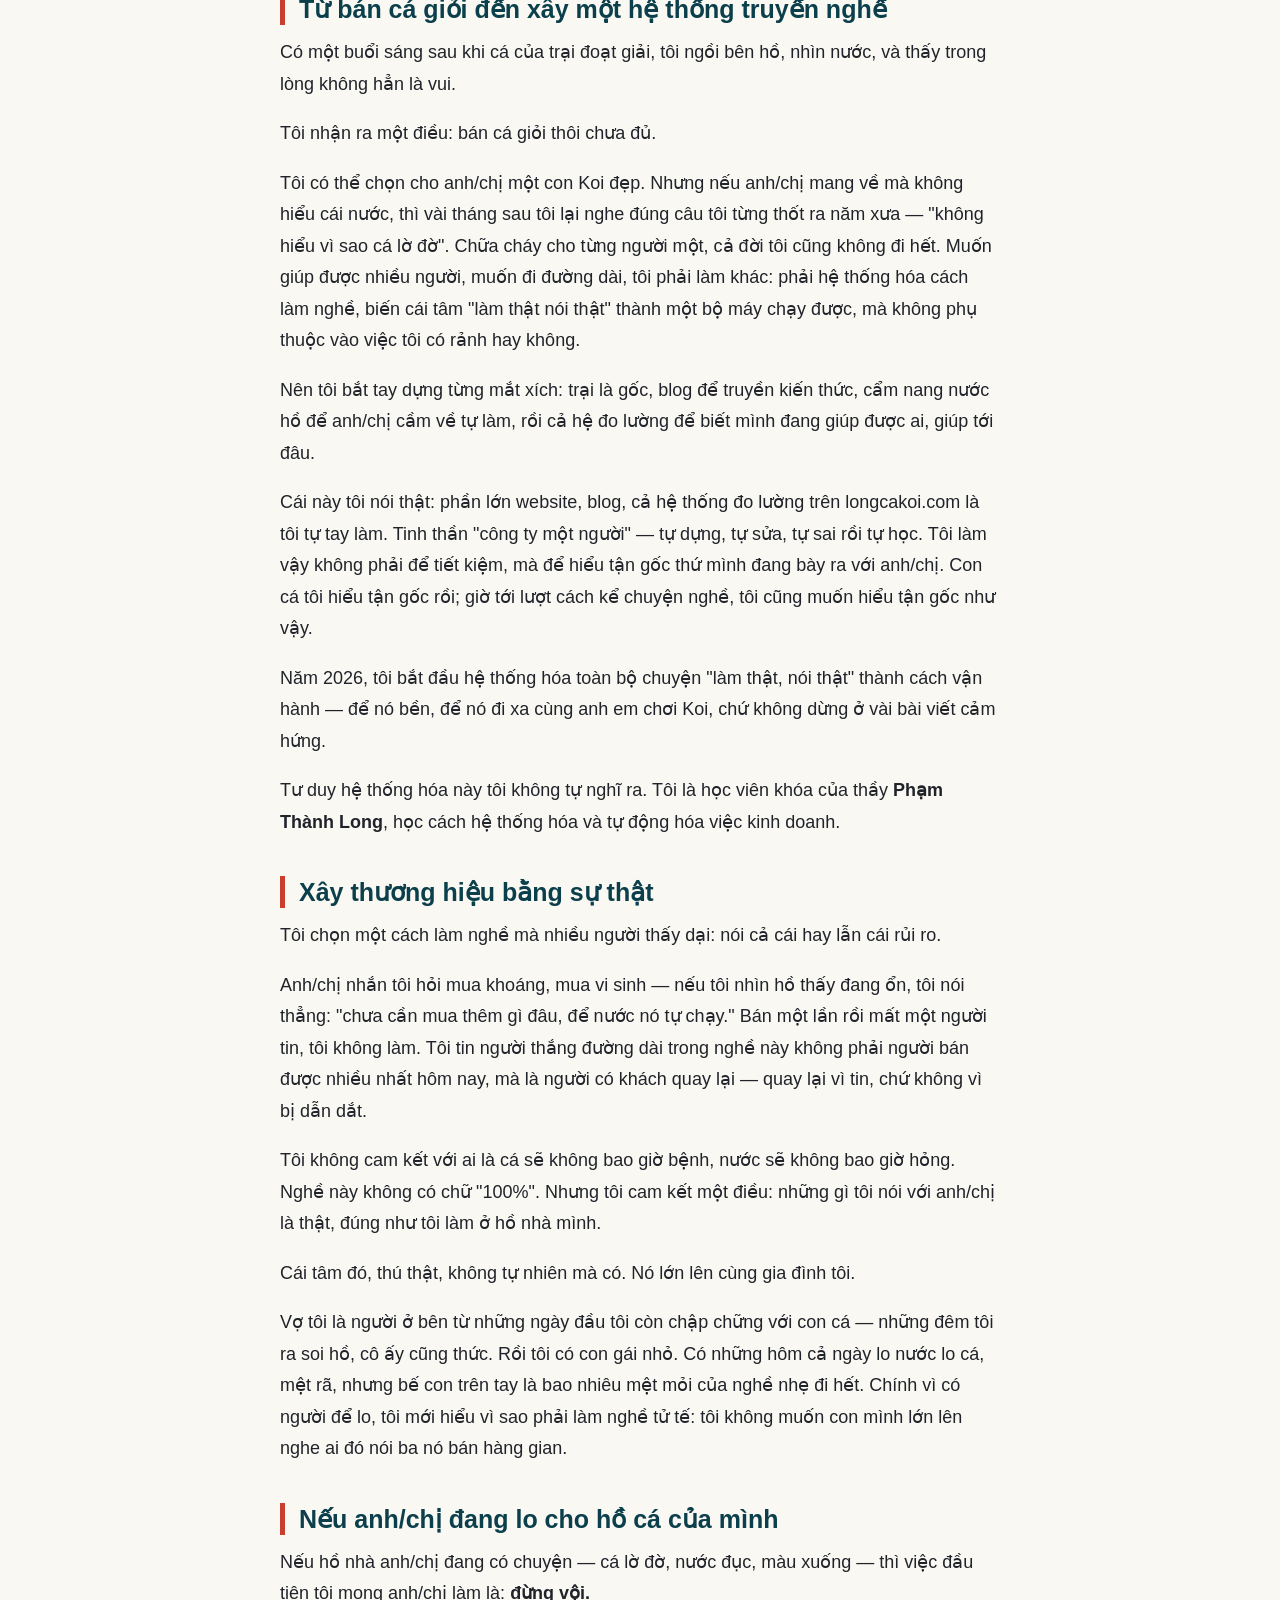
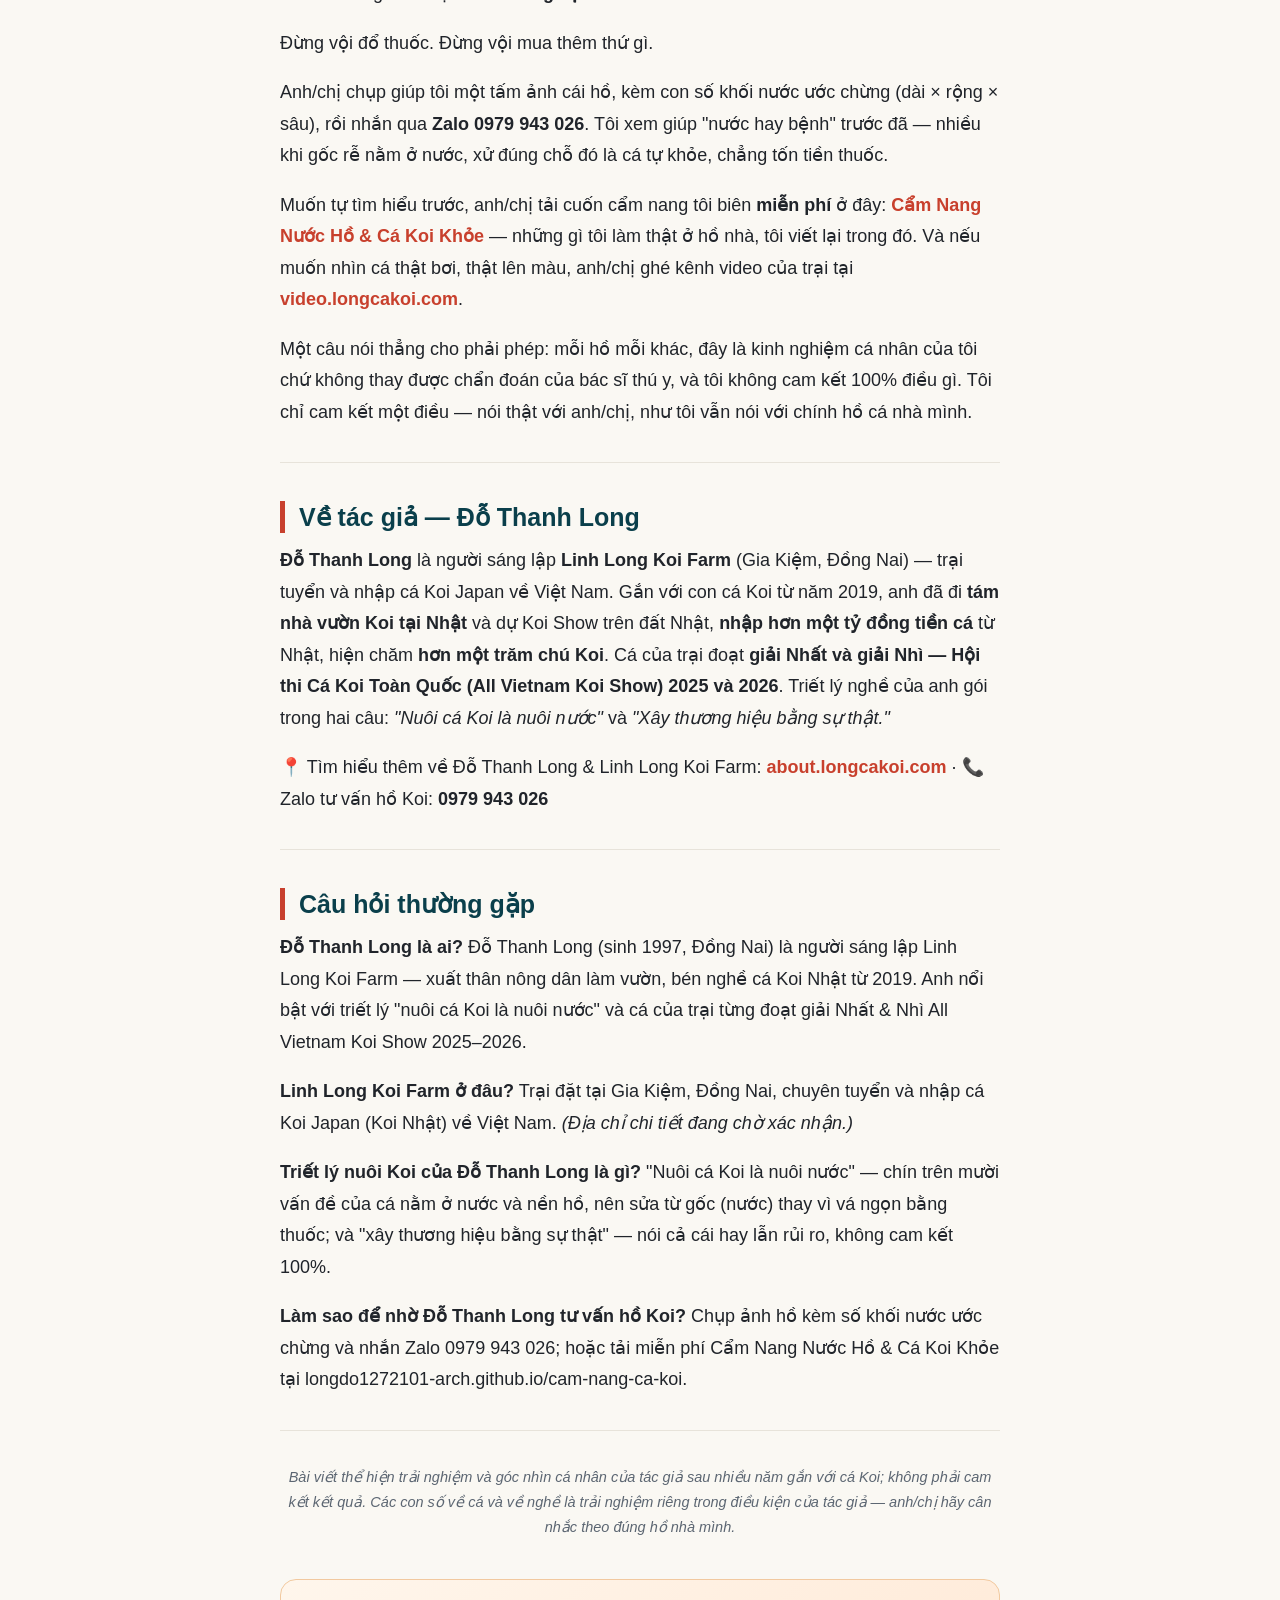
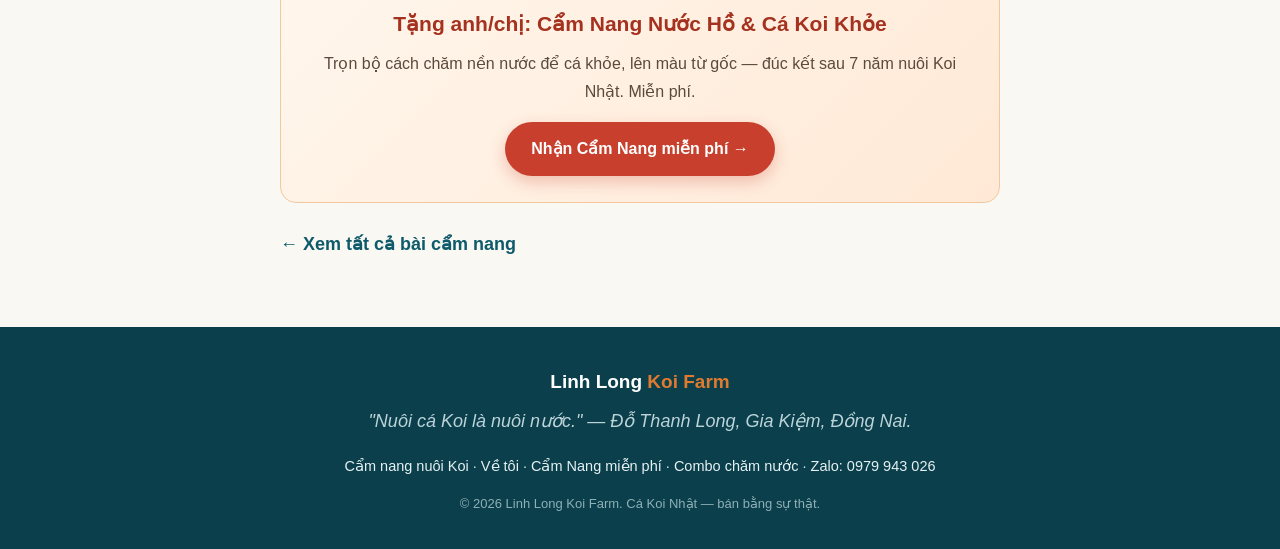
<file: do-thanh-long-la-ai/index.html>
<!DOCTYPE html>
<html lang="vi">
<head>
<meta charset="utf-8">
<meta name="viewport" content="width=device-width, initial-scale=1">
<title>Đỗ Thanh Long là ai? Từ những đêm mất cá đến giải Nhất Koi toàn quốc và triết lý "nuôi cá là nuôi nước" | Linh Long Koi Farm</title>
<meta name="description" content="Đỗ Thanh Long là ai? Chân dung người sáng lập Linh Long Koi Farm: từ những đêm mất cá, bước ngoặt &quot;xem nước&quot; ở Nhật, đến giải Nhất Koi toàn quốc và triết lý xây thương hiệu bằng sự thật.">
<link rel="canonical" href="https://longcakoi.com/do-thanh-long-la-ai/">
<meta property="og:type" content="article">
<meta property="og:title" content="Đỗ Thanh Long là ai? Từ những đêm mất cá đến giải Nhất Koi toàn quốc và triết lý &quot;nuôi cá là nuôi nước&quot;">
<meta property="og:description" content="Đỗ Thanh Long là ai? Chân dung người sáng lập Linh Long Koi Farm: từ những đêm mất cá, bước ngoặt &quot;xem nước&quot; ở Nhật, đến giải Nhất Koi toàn quốc và triết lý xây thương hiệu bằng sự thật.">
<meta property="og:url" content="https://longcakoi.com/do-thanh-long-la-ai/">
<meta property="og:image" content="https://longcakoi.com/assets/chan-dung/bia-foto-do-thanh-long-la-ai.png">
<meta property="og:site_name" content="Linh Long Koi Farm">
<!-- Google Tag Manager -->
<script>(function(w,d,s,l,i){w[l]=w[l]||[];w[l].push({'gtm.start':
new Date().getTime(),event:'gtm.js'});var f=d.getElementsByTagName(s)[0],
j=d.createElement(s),dl=l!='dataLayer'?'&l='+l:'';j.async=true;j.src=
'https://www.googletagmanager.com/gtm.js?id='+i+dl;f.parentNode.insertBefore(j,f);
})(window,document,'script','dataLayer','GTM-P6BMZ3JT');</script>
<!-- End Google Tag Manager -->
<link rel="stylesheet" href="/assets/style.css">
</head>
<body>
<noscript><iframe src="https://www.googletagmanager.com/ns.html?id=GTM-P6BMZ3JT" height="0" width="0" style="display:none;visibility:hidden"></iframe></noscript>
<header class="site-header"><div class="container">
  <a class="brand" href="/">Linh Long <span>Koi Farm</span></a>
  <nav class="nav">
    <a href="/">Cẩm nang</a>
    <a href="https://longdo1272101-arch.github.io/do-thanh-long/">Về tôi</a>
    <a class="btn" href="https://longdo1272101-arch.github.io/cam-nang-ca-koi/">Nhận Cẩm Nang miễn phí</a>
  </nav>
</div></header>

<main class="wrap">
<article class="post">
  <p class="crumbs"><a href="/">Cẩm nang nuôi Koi</a> › <span>Đỗ Thanh Long là ai? Từ những đêm mất cá đến giải Nhất Koi toàn quốc và triết lý "nuôi cá là nuôi nước"</span></p>
  <h1>Đỗ Thanh Long là ai? Từ những đêm mất cá đến giải Nhất Koi toàn quốc và triết lý "nuôi cá là nuôi nước"</h1>
  <p class="byline">Tác giả: <a href="https://longdo1272101-arch.github.io/do-thanh-long/">Đỗ Thanh Long</a> — Linh Long Koi Farm · 7 năm nuôi Koi Nhật</p>
  <img src="/assets/chan-dung/bia-foto-do-thanh-long-la-ai.png" alt="Đỗ Thanh Long — người sáng lập Linh Long Koi Farm" style="width:100%;height:auto;border-radius:14px;margin:0 0 26px;display:block">
  <div class="post-body">
<p>Hai giờ sáng, tôi vẫn ngồi bệt bên hồ, đèn pin soi xuống làn nước đục. Tim đập thình thịch. Không phải vì lạnh — mà vì sợ. Sợ sáng mai lại thấy thêm một con cá nằm nghiêng. Con Koi tôi thương nhất mấy hôm nay bỏ ăn, lờ đờ, còn tôi thì đứng đó, bất lực, đổ hết muối tới thuốc tím rồi kháng sinh. Đỡ được vài bữa. Rồi đâu lại vào đấy.</p>
<p>Nếu anh/chị từng có một đêm như thế — hồ đục mà không hiểu vì sao, cá cứ yếu dần trên tay mình, sợ mua phải con cá bệnh, sợ nước hỏng, sợ bị thổi giá vì mình chưa đủ hiểu — thì tôi viết bài này cho anh/chị.</p>
<p>Tôi là <strong>Đỗ Thanh Long</strong>, người sáng lập <strong>Linh Long Koi Farm</strong>. Có thể anh/chị đã đọc mấy bài về nước hồ, về cách chọn cá trên trang của tôi rồi tò mò: người viết những dòng này là ai, dựa vào đâu mà nói.</p>
<p>Bài này tôi không viết để khoe. Tôi viết để kể thật: vì sao đã có lúc tôi bất lực đến vậy trước một hồ cá — và điều gì đã khiến mọi thứ đổi khác.</p>
<h2>Đỗ Thanh Long là ai: một anh nông dân làm vườn bén duyên Koi Nhật</h2>
<p>Nói gọn cho anh/chị dễ hình dung: tôi là một anh nông dân làm vườn, rồi bén duyên với cá Koi Nhật.</p>
<p>Tôi sinh năm 1997, người Đồng Nai. Trước khi biết đến Koi, tôi quen với đất, với cây, với cái nhịp sống chậm rãi của nhà vườn — sáng ra vườn, chiều tưới nước, mùa nào việc nấy. Cái nghề nông ấy dạy tôi một điều mà mãi sau này tôi mới thấm: thứ gì sống được hay không, phần lớn nằm ở cái nền nuôi nó, chứ không nằm ở bản thân nó.</p>
<p>Năm 2019, tôi bén nghề Koi. Rồi lập <strong>Linh Long Koi Farm</strong> ở <strong>Gia Kiệm, Đồng Nai</strong> — tuyển và nhập cá Koi Japan (Koi Nhật) về Việt Nam.</p>
<p>Vì sao một người quen ruộng vườn lại mê Koi đến vậy? Vì Koi mang đúng cái tinh thần tôi vẫn sống: thuận theo tự nhiên, kiểu Nhật. Vì trên thân mỗi con cá là một bức tranh màu — đỏ, trắng, đen — không con nào giống con nào, và cái màu ấy phải nuôi mới lên, không mua được bằng tiền một sớm một chiều. Và vì mỗi sáng ra hồ, nhìn đàn cá lượn, nghe tiếng máy lọc chảy đều, lòng tôi bình an theo một cách mà ít thứ khác cho được.</p>
<p>Nhưng bình an đó không tự nhiên mà có. Tôi đã phải trả giá để hiểu nó — bằng chính những con cá mình đánh mất.</p>
<h2>Những đêm soi hồ, đổ thuốc, và không một câu trả lời</h2>
<p>Có một quãng dài tôi chơi cá bằng cả trái tim, mà chơi sai chỗ.</p>
<p>Tôi dồn hết tiền vào <strong>con cá</strong>. Con nào đẹp, con nào lạ, con nào người ta khen là tôi rước về. Còn <strong>cái nước</strong> — thứ con cá phải sống trong đó suốt hai mươi tư giờ mỗi ngày — thì tôi gần như bỏ mặc. Nước đục, tôi kệ. Máy lọc chạy è è, tôi cũng kệ.</p>
<p>Rồi cá lờ đờ. Cá bỏ ăn. Cá nép vào góc hồ.</p>
<p>Tôi hoảng. Và như phản xạ của mọi người mới, tôi lao đi tìm thuốc. Muối. Thuốc tím. Kháng sinh. Đổ xuống, cầu trời. Được vài bữa cá có vẻ khá hơn, tôi thở phào — rồi đâu lại vào đấy. Con này đỡ thì con kia đổ bệnh. Cứ thế, tôi nuôi cá bằng niềm tin và bằng may rủi.</p>
<p>Cái khổ nhất không phải mất tiền. Là đứng nhìn một con cá mình thương yếu dần đi mỗi ngày mà không hiểu vì sao. Không biết mình sai ở đâu để mà sửa.</p>
<p>Tôi kể thật chuyện này, vì tôi biết ngay lúc anh/chị đang đọc, có người đang đứng đúng chỗ tôi từng đứng. Bên một cái hồ. Lúc nửa đêm. Với một tủ thuốc và không một câu trả lời.</p>
<h2>Bước ngoặt ở Nhật: ông nghệ nhân chỉ khoát tay "xem nước"</h2>
<p>Câu trả lời tôi tìm mãi không ra ở nhà, lại đến từ một chuyến đi Nhật.</p>
<p>Tôi qua đó để tận mắt xem người ta làm nghề. Đi tám nhà vườn Koi, đứng chụp hình cùng chính các ông chủ trại. Lần đầu trong đời tôi thấy những con cá dài hơn một mét, và những con giá tới hàng chục tỷ đồng — cá mà nghe giá xong tôi không dám thở mạnh. Tôi còn được dự một kỳ Koi Show (hội thi cá Koi) ngay trên đất Nhật. Đủ để một thằng mê cá như tôi choáng ngợp.</p>
<p>Nhưng thứ khắc vào đầu tôi sâu nhất lại không phải con cá tiền tỷ nào.</p>
<p>Đó là một ông nghệ nhân già. Ông lội xuống ao. Tôi cứ nghĩ ông sẽ cho cá ăn, hoặc vớt một con lên ngắm nghía, khen chê. Không. Ông chẳng làm gì với con cá cả. Ông chỉ thọc tay xuống nước, khoát nhẹ mấy cái, đứng lặng một lúc — rồi gật đầu.</p>
<p>Tôi ngơ ngác quay sang hỏi người đi cùng. Anh ấy dịch lại gọn lỏn: <em>"Ổng đang xem nước."</em></p>
<p>Ba chữ đó đóng đinh vào tôi.</p>
<p>Cả một đời làm nghề, một bậc thầy Koi không đứng ngắm cá — ông đứng đọc nước. Vì ông biết thứ quyết định con cá nằm ở đâu.</p>
<p>Tôi chợt hiểu ra cái mình thiếu suốt bao năm. Nghề này, hóa ra, không phải nghề <strong>bán</strong> cá. Nó là nghề <strong>đọc</strong> cá. Và trước khi đọc được con cá, anh/chị phải biết <strong>nuôi</strong> được cái nước.</p>
<p>Tôi bay về Việt Nam mang theo đúng ba chữ đó. Không phải một loại thuốc thần nào. Không phải một con cá quý nào. Chỉ là một cách nhìn hoàn toàn khác về cái hồ mà tôi tưởng mình đã biết rõ.</p>
<h2>Chân lý tôi trả bằng cả hồ cá: nuôi cá Koi là nuôi nước</h2>
<p>Có một câu tôi nói đi nói lại đến mức anh em quen mặt phát chán: <strong>nuôi cá Koi là nuôi nước.</strong></p>
<p>Nghe thì đơn giản. Nhưng tôi phải trả cho nó bằng những đêm mất cá, bằng cả một tủ thuốc mua về rồi bỏ xó, mới thấm được. Ngày trước, hồ có chuyện là tôi lao vào con cá — bắt lên soi, đổ thuốc. Đỡ được vài hôm rồi đâu lại vào đấy. Vì tôi chữa cái ngọn, mà gốc rễ thì bỏ mặc.</p>
<p>Sau này tôi mới hiểu: <strong>con cá đẹp hay xấu, khỏe hay bệnh, lên màu hay xuống — chín trên mười lần gốc rễ nằm ở nước, ở nền hồ, chứ không phải ở con cá.</strong> Cá chỉ là tấm gương. Nước thế nào, cá phản chiếu y như vậy. Anh/chị sửa từ gốc, con cá tự nó cảm ơn mình — lên ăn, lên màu, đứng dáng. Vá bằng thuốc, nó chỉ nể mặt mình vài hôm.</p>
<p>Từ ngày đó, có chuyện là tôi soi nước trước, thôi soi tủ thuốc.</p>
<p>Tôi nói điều này ra không phải để anh/chị bỏ hết thuốc men — có những lúc cần thật. Nhưng xin đừng lấy thuốc làm chỗ dựa đầu tiên. Mỗi hồ mỗi khác, tôi không dám hứa cứ chỉnh nước là hết bệnh trăm phần trăm. Cái tôi chắc là: khi anh/chị bắt đầu nhìn cái hồ như một cơ thể sống — có nền, có vi sinh, có dòng chảy — thì nỗi sợ "không hiểu vì sao cá chết" bắt đầu tan. Vì lần đầu tiên, anh/chị biết mình đang nhìn vào đâu.</p>
<h2>Tôi không nói suông: con cá trên bàn giám khảo không biết nói dối</h2>
<p>Tôi kể nhiều về nước, về tử tế, về làm nghề thật. Nhưng lời nói thì rẻ. Nên tôi để việc tự nói.</p>
<p>Tính đến giờ, tôi đã nhập <strong>hơn một tỷ đồng tiền cá Koi</strong> từ Nhật về, và đang chăm <strong>hơn một trăm chú Koi</strong> ở trại. Tôi đã cầm cá đi thi <strong>ba kỳ Koi Show tại Việt Nam và một kỳ tại Nhật</strong> — không phải để trưng ra cho oai, mà để đo tay nghề mình với người trong nghề.</p>
<p>Và cá của Linh Long Koi Farm đã mang về <strong>giải Nhất và giải Nhì tại Hội thi Cá Koi Toàn Quốc (All Vietnam Koi Show)</strong> — cả kỳ <strong>2025</strong> lẫn kỳ <strong>2026</strong>.</p>
<p>Tôi nói thẳng lý do tôi trân trọng mấy cái giải này: không phải vì tấm cúp. Mà vì con cá đứng trên bàn giám khảo thì không biết nói dối. Người bán có thể nói hay đến đâu, ảnh có thể chỉnh đẹp đến đâu — nhưng đặt con cá lên bàn, trước mắt những người cầm cá cả đời, thì dáng nó, màu nó, nền da nó, cách nó bơi… tất cả phơi ra hết. Không giấu được. Không nổ được.</p>
<p>Với tôi, một tấm giải như vậy không chứng minh tôi giỏi hơn ai. Nó chứng minh một điều đơn giản hơn nhiều: những gì tôi nói về nước, về cách chăm, về cách đọc một con cá — tôi đã làm được trên chính con cá của mình, trước mặt người khắt khe nhất. Chứ không phải chỉ nói cho hay trên mạng.</p>
<h2>Từ bán cá giỏi đến xây một hệ thống truyền nghề</h2>
<p>Có một buổi sáng sau khi cá của trại đoạt giải, tôi ngồi bên hồ, nhìn nước, và thấy trong lòng không hẳn là vui.</p>
<p>Tôi nhận ra một điều: bán cá giỏi thôi chưa đủ.</p>
<p>Tôi có thể chọn cho anh/chị một con Koi đẹp. Nhưng nếu anh/chị mang về mà không hiểu cái nước, thì vài tháng sau tôi lại nghe đúng câu tôi từng thốt ra năm xưa — "không hiểu vì sao cá lờ đờ". Chữa cháy cho từng người một, cả đời tôi cũng không đi hết. Muốn giúp được nhiều người, muốn đi đường dài, tôi phải làm khác: phải hệ thống hóa cách làm nghề, biến cái tâm "làm thật nói thật" thành một bộ máy chạy được, mà không phụ thuộc vào việc tôi có rảnh hay không.</p>
<p>Nên tôi bắt tay dựng từng mắt xích: trại là gốc, blog để truyền kiến thức, cẩm nang nước hồ để anh/chị cầm về tự làm, rồi cả hệ đo lường để biết mình đang giúp được ai, giúp tới đâu.</p>
<p>Cái này tôi nói thật: phần lớn website, blog, cả hệ thống đo lường trên longcakoi.com là tôi tự tay làm. Tinh thần "công ty một người" — tự dựng, tự sửa, tự sai rồi tự học. Tôi làm vậy không phải để tiết kiệm, mà để hiểu tận gốc thứ mình đang bày ra với anh/chị. Con cá tôi hiểu tận gốc rồi; giờ tới lượt cách kể chuyện nghề, tôi cũng muốn hiểu tận gốc như vậy.</p>
<p>Năm 2026, tôi bắt đầu hệ thống hóa toàn bộ chuyện "làm thật, nói thật" thành cách vận hành — để nó bền, để nó đi xa cùng anh em chơi Koi, chứ không dừng ở vài bài viết cảm hứng.</p>
<p>Tư duy hệ thống hóa này tôi không tự nghĩ ra. Tôi là học viên khóa của thầy <strong>Phạm Thành Long</strong>, học cách hệ thống hóa và tự động hóa việc kinh doanh.</p>
<h2>Xây thương hiệu bằng sự thật</h2>
<p>Tôi chọn một cách làm nghề mà nhiều người thấy dại: nói cả cái hay lẫn cái rủi ro.</p>
<p>Anh/chị nhắn tôi hỏi mua khoáng, mua vi sinh — nếu tôi nhìn hồ thấy đang ổn, tôi nói thẳng: "chưa cần mua thêm gì đâu, để nước nó tự chạy." Bán một lần rồi mất một người tin, tôi không làm. Tôi tin người thắng đường dài trong nghề này không phải người bán được nhiều nhất hôm nay, mà là người có khách quay lại — quay lại vì tin, chứ không vì bị dẫn dắt.</p>
<p>Tôi không cam kết với ai là cá sẽ không bao giờ bệnh, nước sẽ không bao giờ hỏng. Nghề này không có chữ "100%". Nhưng tôi cam kết một điều: những gì tôi nói với anh/chị là thật, đúng như tôi làm ở hồ nhà mình.</p>
<p>Cái tâm đó, thú thật, không tự nhiên mà có. Nó lớn lên cùng gia đình tôi.</p>
<p>Vợ tôi là người ở bên từ những ngày đầu tôi còn chập chững với con cá — những đêm tôi ra soi hồ, cô ấy cũng thức. Rồi tôi có con gái nhỏ. Có những hôm cả ngày lo nước lo cá, mệt rã, nhưng bế con trên tay là bao nhiêu mệt mỏi của nghề nhẹ đi hết. Chính vì có người để lo, tôi mới hiểu vì sao phải làm nghề tử tế: tôi không muốn con mình lớn lên nghe ai đó nói ba nó bán hàng gian.</p>
<h2>Nếu anh/chị đang lo cho hồ cá của mình</h2>
<p>Nếu hồ nhà anh/chị đang có chuyện — cá lờ đờ, nước đục, màu xuống — thì việc đầu tiên tôi mong anh/chị làm là: <strong>đừng vội.</strong></p>
<p>Đừng vội đổ thuốc. Đừng vội mua thêm thứ gì.</p>
<p>Anh/chị chụp giúp tôi một tấm ảnh cái hồ, kèm con số khối nước ước chừng (dài × rộng × sâu), rồi nhắn qua <strong>Zalo 0979 943 026</strong>. Tôi xem giúp "nước hay bệnh" trước đã — nhiều khi gốc rễ nằm ở nước, xử đúng chỗ đó là cá tự khỏe, chẳng tốn tiền thuốc.</p>
<p>Muốn tự tìm hiểu trước, anh/chị tải cuốn cẩm nang tôi biên <strong>miễn phí</strong> ở đây: <a href="https://longdo1272101-arch.github.io/cam-nang-ca-koi/">Cẩm Nang Nước Hồ &amp; Cá Koi Khỏe</a> — những gì tôi làm thật ở hồ nhà, tôi viết lại trong đó. Và nếu muốn nhìn cá thật bơi, thật lên màu, anh/chị ghé kênh video của trại tại <a href="https://video.longcakoi.com">video.longcakoi.com</a>.</p>
<p>Một câu nói thẳng cho phải phép: mỗi hồ mỗi khác, đây là kinh nghiệm cá nhân của tôi chứ không thay được chẩn đoán của bác sĩ thú y, và tôi không cam kết 100% điều gì. Tôi chỉ cam kết một điều — nói thật với anh/chị, như tôi vẫn nói với chính hồ cá nhà mình.</p>
<hr style="border:none;border-top:1px solid var(--line);margin:34px 0">
<h2>Về tác giả — Đỗ Thanh Long</h2>
<p><strong>Đỗ Thanh Long</strong> là người sáng lập <strong>Linh Long Koi Farm</strong> (Gia Kiệm, Đồng Nai) — trại tuyển và nhập cá Koi Japan về Việt Nam. Gắn với con cá Koi từ năm 2019, anh đã đi <strong>tám nhà vườn Koi tại Nhật</strong> và dự Koi Show trên đất Nhật, <strong>nhập hơn một tỷ đồng tiền cá</strong> từ Nhật, hiện chăm <strong>hơn một trăm chú Koi</strong>. Cá của trại đoạt <strong>giải Nhất và giải Nhì — Hội thi Cá Koi Toàn Quốc (All Vietnam Koi Show) 2025 và 2026</strong>. Triết lý nghề của anh gói trong hai câu: <em>"Nuôi cá Koi là nuôi nước"</em> và <em>"Xây thương hiệu bằng sự thật."</em></p>
<p>📍 Tìm hiểu thêm về Đỗ Thanh Long &amp; Linh Long Koi Farm: <a href="https://about.longcakoi.com">about.longcakoi.com</a> · 📞 Zalo tư vấn hồ Koi: <strong>0979 943 026</strong></p>
<hr style="border:none;border-top:1px solid var(--line);margin:34px 0">
<h2>Câu hỏi thường gặp</h2>
<p><strong>Đỗ Thanh Long là ai?</strong>
Đỗ Thanh Long (sinh 1997, Đồng Nai) là người sáng lập Linh Long Koi Farm — xuất thân nông dân làm vườn, bén nghề cá Koi Nhật từ 2019. Anh nổi bật với triết lý "nuôi cá Koi là nuôi nước" và cá của trại từng đoạt giải Nhất &amp; Nhì All Vietnam Koi Show 2025–2026.</p>
<p><strong>Linh Long Koi Farm ở đâu?</strong>
Trại đặt tại Gia Kiệm, Đồng Nai, chuyên tuyển và nhập cá Koi Japan (Koi Nhật) về Việt Nam. <em>(Địa chỉ chi tiết đang chờ xác nhận.)</em></p>
<p><strong>Triết lý nuôi Koi của Đỗ Thanh Long là gì?</strong>
"Nuôi cá Koi là nuôi nước" — chín trên mười vấn đề của cá nằm ở nước và nền hồ, nên sửa từ gốc (nước) thay vì vá ngọn bằng thuốc; và "xây thương hiệu bằng sự thật" — nói cả cái hay lẫn rủi ro, không cam kết 100%.</p>
<p><strong>Làm sao để nhờ Đỗ Thanh Long tư vấn hồ Koi?</strong>
Chụp ảnh hồ kèm số khối nước ước chừng và nhắn Zalo 0979 943 026; hoặc tải miễn phí Cẩm Nang Nước Hồ &amp; Cá Koi Khỏe tại longdo1272101-arch.github.io/cam-nang-ca-koi.</p>
<hr style="border:none;border-top:1px solid var(--line);margin:34px 0">
<p style="text-align:center;color:var(--muted);font-size:14.5px;margin:0 0 22px"><em>Bài viết thể hiện trải nghiệm và góc nhìn cá nhân của tác giả sau nhiều năm gắn với cá Koi; không phải cam kết kết quả. Các con số về cá và về nghề là trải nghiệm riêng trong điều kiện của tác giả — anh/chị hãy cân nhắc theo đúng hồ nhà mình.</em></p>
  </div>
<aside class="cta-box">
  <h3>Tặng anh/chị: Cẩm Nang Nước Hồ &amp; Cá Koi Khỏe</h3>
  <p>Trọn bộ cách chăm nền nước để cá khỏe, lên màu từ gốc — đúc kết sau 7 năm nuôi Koi Nhật. Miễn phí.</p>
  <a class="cta-btn" href="https://longdo1272101-arch.github.io/cam-nang-ca-koi/">Nhận Cẩm Nang miễn phí →</a>
</aside>
  <p class="back"><a href="/">← Xem tất cả bài cẩm nang</a></p>
</article>
</main>

<footer class="site-footer"><div class="container">
  <div class="f-brand">Linh Long <span>Koi Farm</span></div>
  <p class="f-tag">"Nuôi cá Koi là nuôi nước." — Đỗ Thanh Long, Gia Kiệm, Đồng Nai.</p>
  <p class="f-links">
    <a href="/">Cẩm nang nuôi Koi</a> ·
    <a href="https://longdo1272101-arch.github.io/do-thanh-long/">Về tôi</a> ·
    <a href="https://longdo1272101-arch.github.io/cam-nang-ca-koi/">Cẩm Nang miễn phí</a> ·
    <a href="https://longdo1272101-arch.github.io/combo-eleven-koi/">Combo chăm nước</a> ·
    <a href="https://zalo.me/0979943026">Zalo: 0979 943 026</a>
  </p>
  <p class="f-copy">© 2026 Linh Long Koi Farm. Cá Koi Nhật — bán bằng sự thật.</p>
</div></footer>

</body>
</html>
</file>
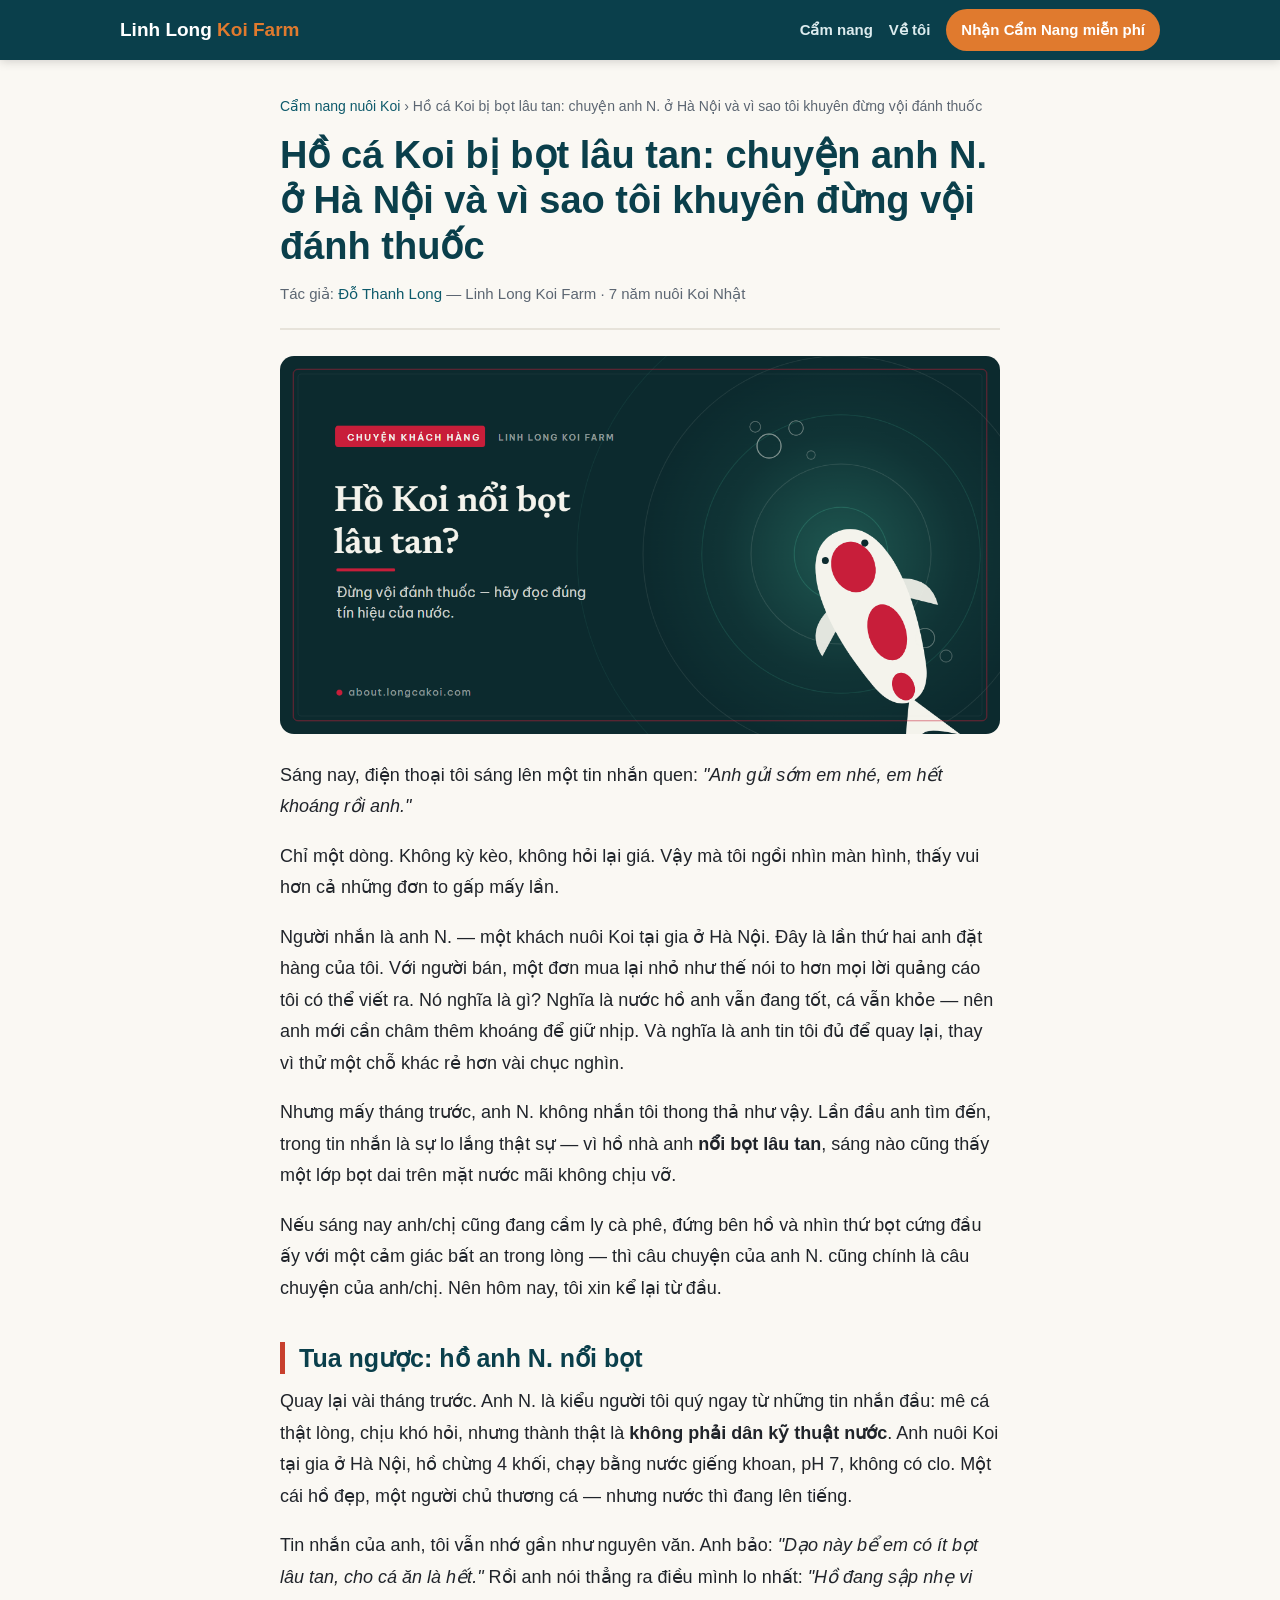
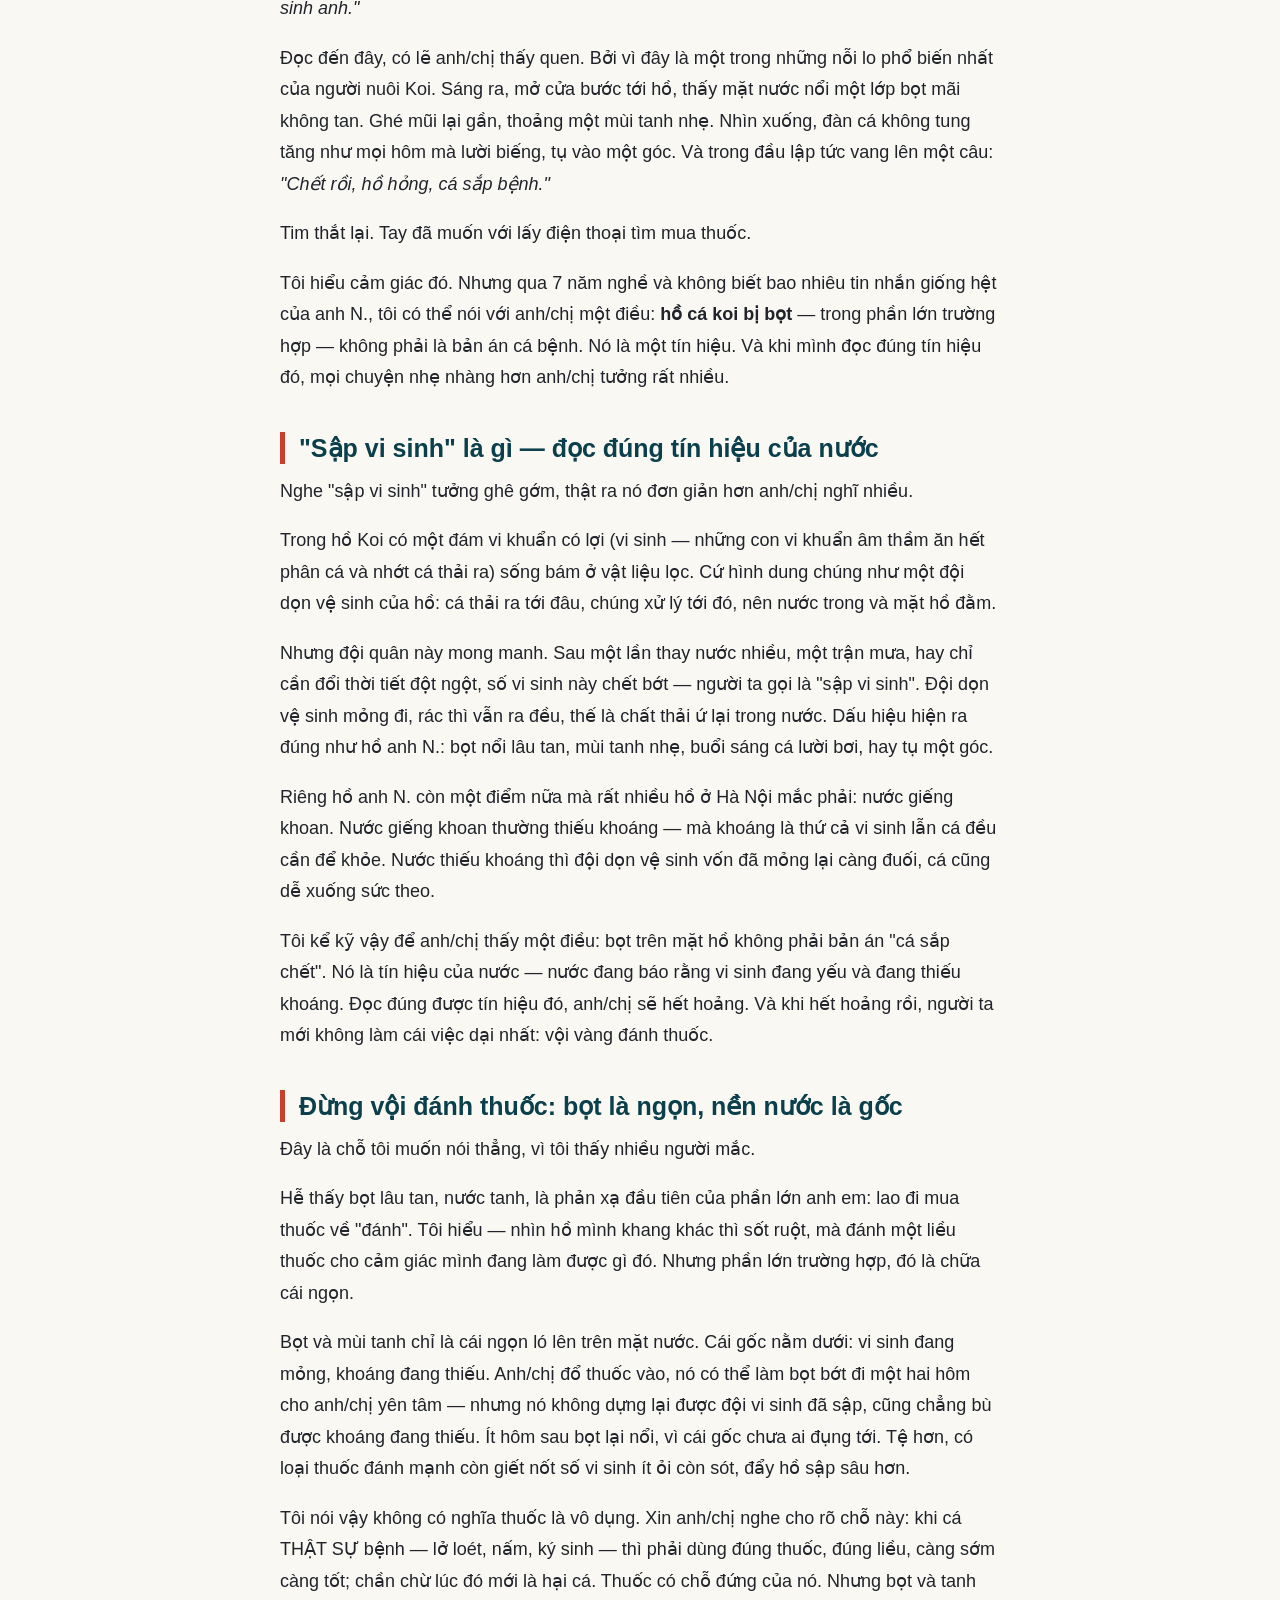
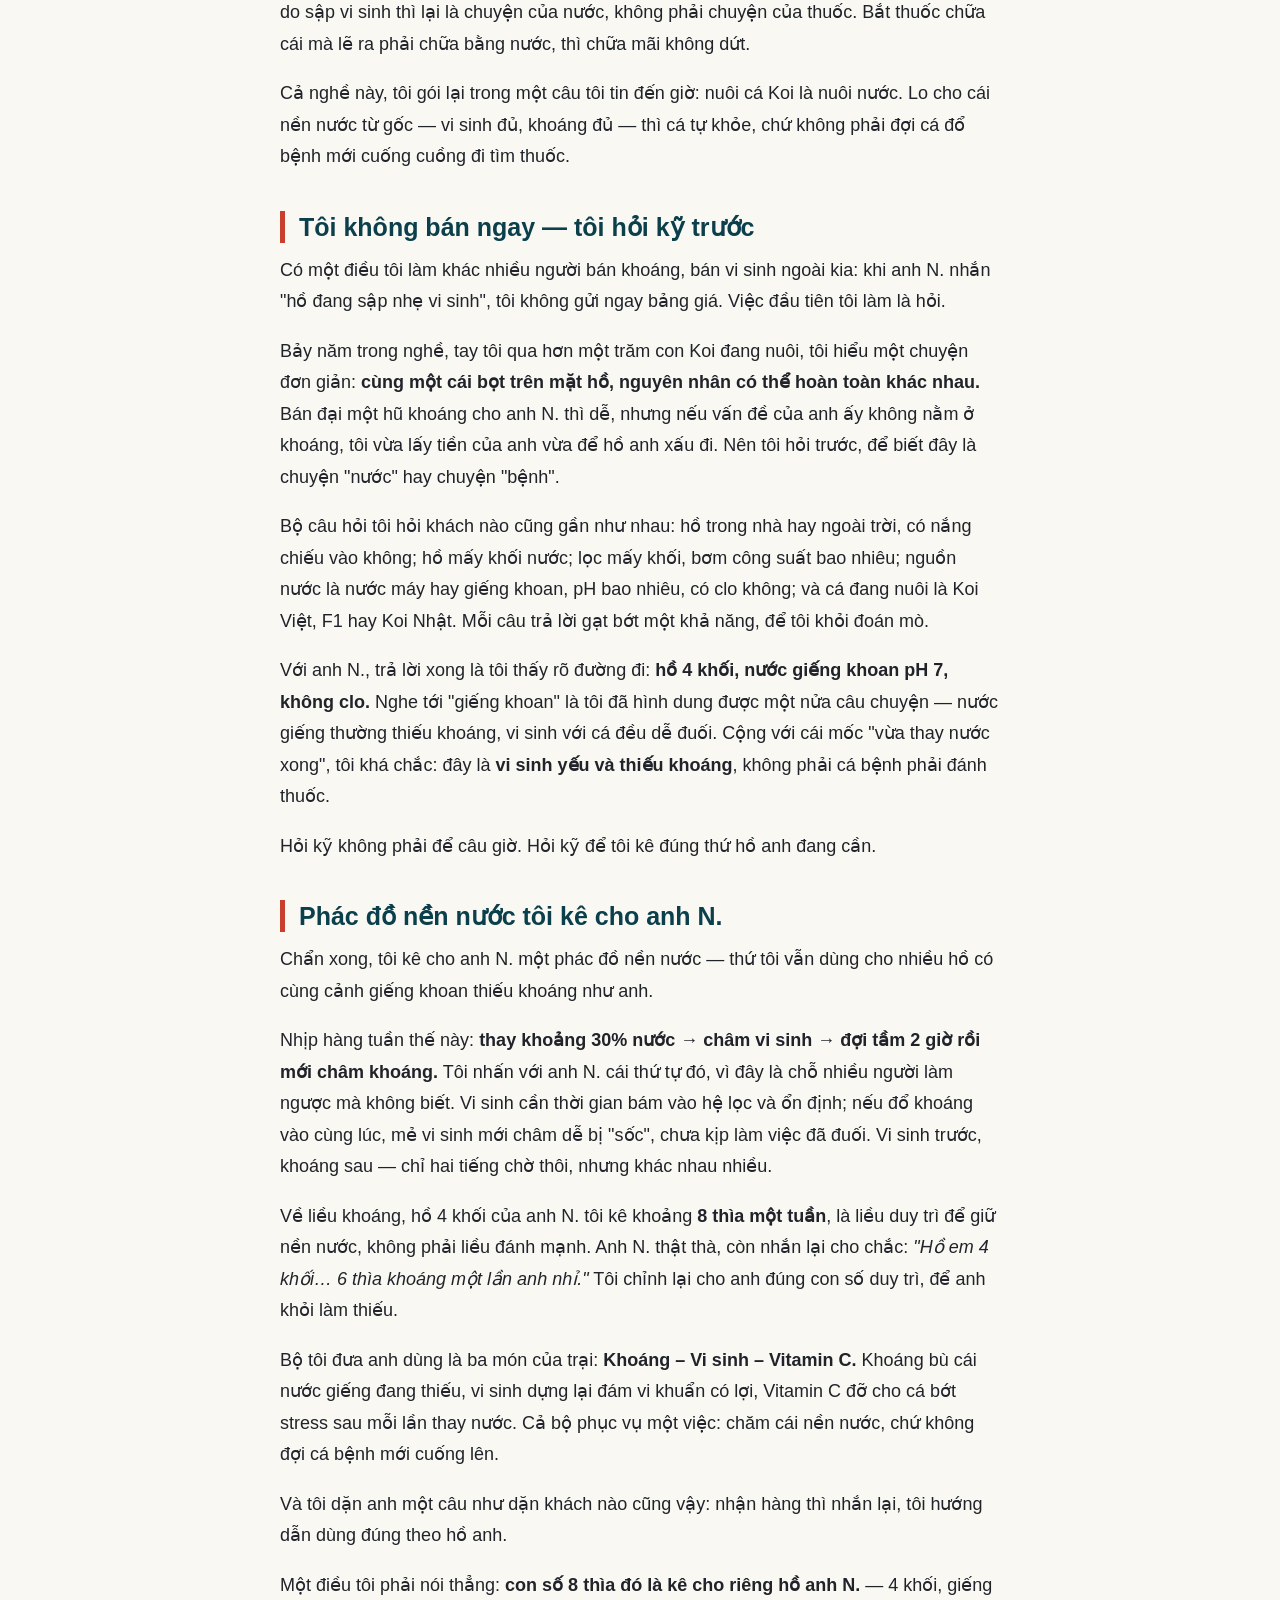
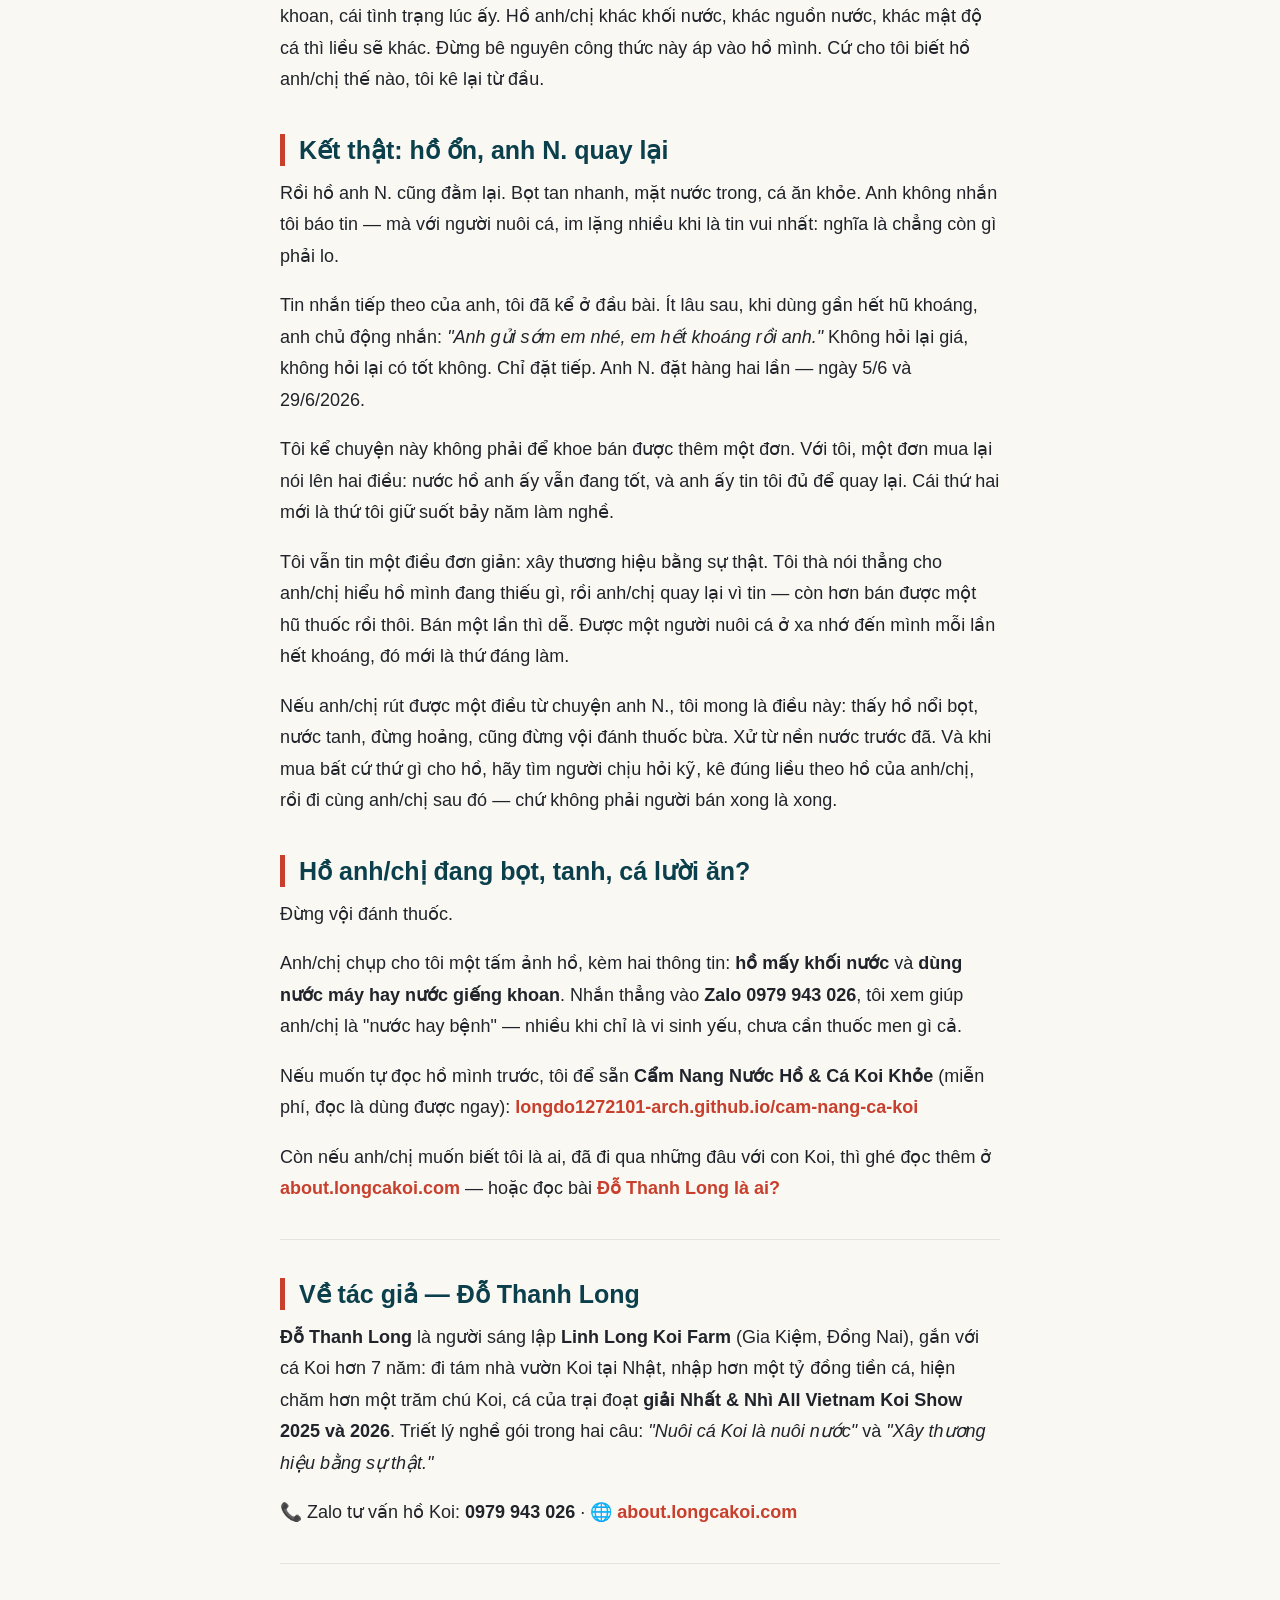
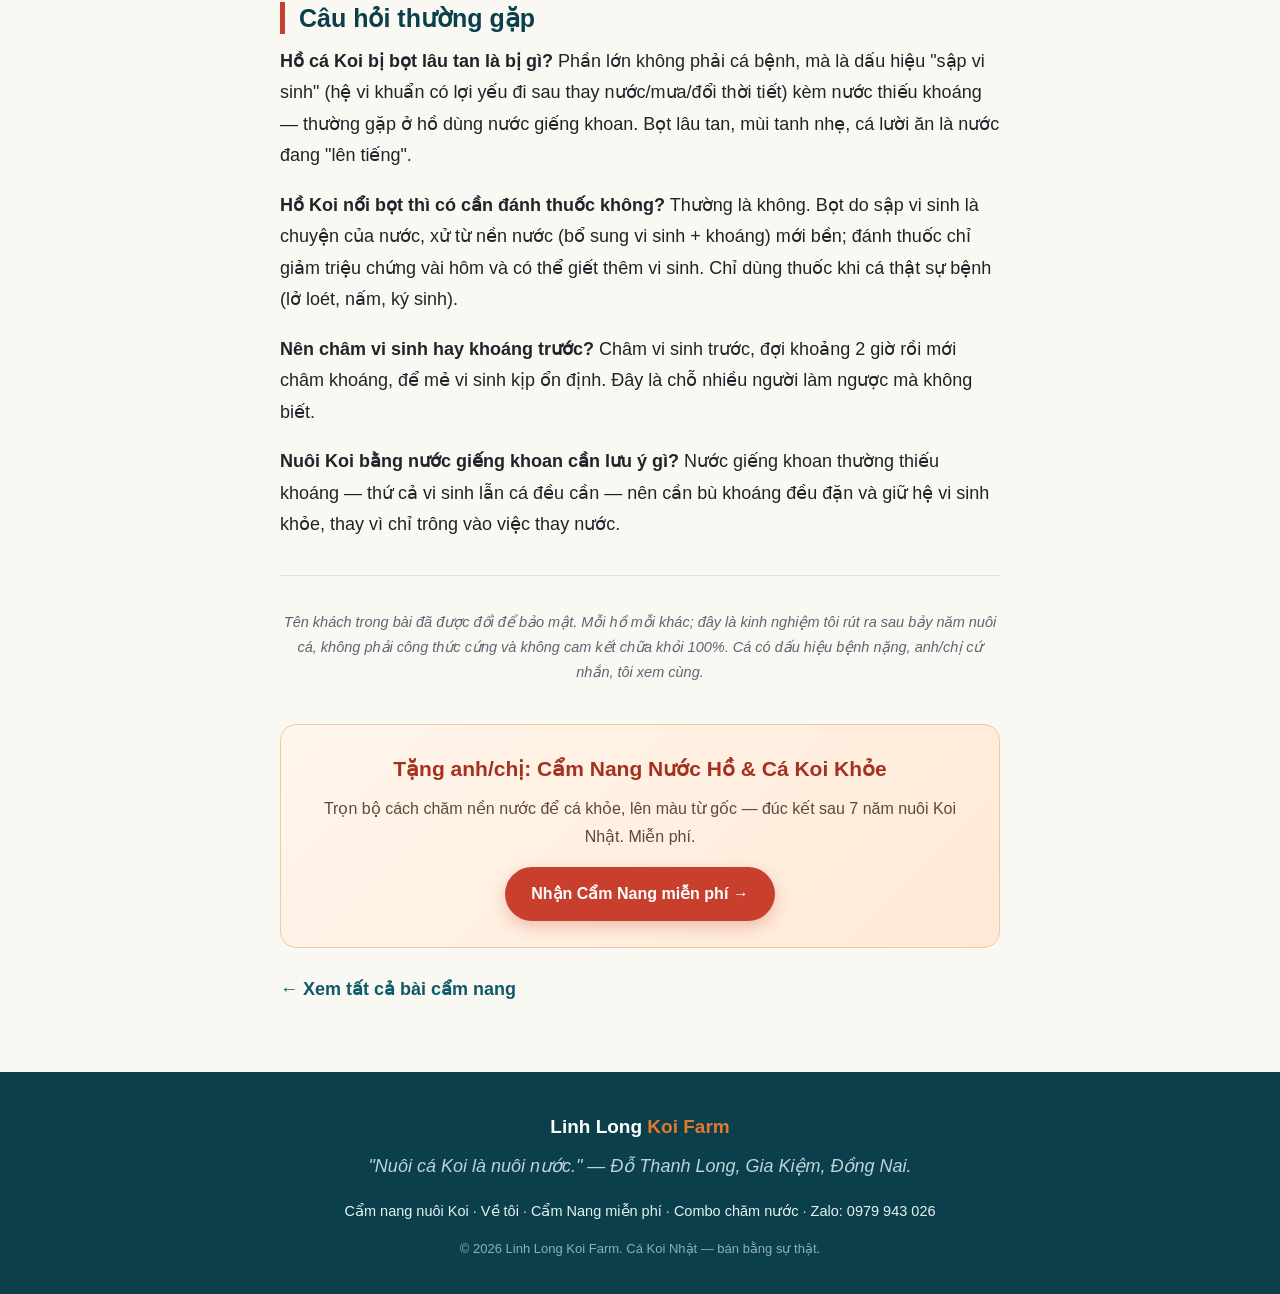
<file: ho-ca-koi-bi-bot-chuyen-anh-n/index.html>
<!DOCTYPE html>
<html lang="vi">
<head>
<meta charset="utf-8">
<meta name="viewport" content="width=device-width, initial-scale=1">
<title>Hồ cá Koi bị bọt lâu tan: chuyện anh N. ở Hà Nội và vì sao tôi khuyên đừng vội đánh thuốc | Linh Long Koi Farm</title>
<meta name="description" content="Hồ cá Koi bị bọt lâu tan, nước tanh? Chuyện thật (đã ẩn danh) của anh N. ở Hà Nội: &quot;sập vi sinh&quot; là gì, vì sao đừng vội đánh thuốc, và phác đồ nền nước giúp hồ ổn trở lại.">
<link rel="canonical" href="https://longcakoi.com/ho-ca-koi-bi-bot-chuyen-anh-n/">
<meta property="og:type" content="article">
<meta property="og:title" content="Hồ cá Koi bị bọt lâu tan: chuyện anh N. ở Hà Nội và vì sao tôi khuyên đừng vội đánh thuốc">
<meta property="og:description" content="Hồ cá Koi bị bọt lâu tan, nước tanh? Chuyện thật (đã ẩn danh) của anh N. ở Hà Nội: &quot;sập vi sinh&quot; là gì, vì sao đừng vội đánh thuốc, và phác đồ nền nước giúp hồ ổn trở lại.">
<meta property="og:url" content="https://longcakoi.com/ho-ca-koi-bi-bot-chuyen-anh-n/">
<meta property="og:image" content="https://longcakoi.com/assets/chan-dung/bia-ho-koi-bi-bot.png">
<meta property="og:site_name" content="Linh Long Koi Farm">
<!-- Google Tag Manager -->
<script>(function(w,d,s,l,i){w[l]=w[l]||[];w[l].push({'gtm.start':
new Date().getTime(),event:'gtm.js'});var f=d.getElementsByTagName(s)[0],
j=d.createElement(s),dl=l!='dataLayer'?'&l='+l:'';j.async=true;j.src=
'https://www.googletagmanager.com/gtm.js?id='+i+dl;f.parentNode.insertBefore(j,f);
})(window,document,'script','dataLayer','GTM-P6BMZ3JT');</script>
<!-- End Google Tag Manager -->
<link rel="stylesheet" href="/assets/style.css">
</head>
<body>
<noscript><iframe src="https://www.googletagmanager.com/ns.html?id=GTM-P6BMZ3JT" height="0" width="0" style="display:none;visibility:hidden"></iframe></noscript>
<header class="site-header"><div class="container">
  <a class="brand" href="/">Linh Long <span>Koi Farm</span></a>
  <nav class="nav">
    <a href="/">Cẩm nang</a>
    <a href="https://longdo1272101-arch.github.io/do-thanh-long/">Về tôi</a>
    <a class="btn" href="https://longdo1272101-arch.github.io/cam-nang-ca-koi/">Nhận Cẩm Nang miễn phí</a>
  </nav>
</div></header>

<main class="wrap">
<article class="post">
  <p class="crumbs"><a href="/">Cẩm nang nuôi Koi</a> › <span>Hồ cá Koi bị bọt lâu tan: chuyện anh N. ở Hà Nội và vì sao tôi khuyên đừng vội đánh thuốc</span></p>
  <h1>Hồ cá Koi bị bọt lâu tan: chuyện anh N. ở Hà Nội và vì sao tôi khuyên đừng vội đánh thuốc</h1>
  <p class="byline">Tác giả: <a href="https://longdo1272101-arch.github.io/do-thanh-long/">Đỗ Thanh Long</a> — Linh Long Koi Farm · 7 năm nuôi Koi Nhật</p>
  <img src="/assets/chan-dung/bia-ho-koi-bi-bot.png" alt="Hồ Koi nổi bọt lâu tan — Linh Long Koi Farm" style="width:100%;height:auto;border-radius:14px;margin:0 0 26px;display:block">
  <div class="post-body">
<p>Sáng nay, điện thoại tôi sáng lên một tin nhắn quen: <em>"Anh gửi sớm em nhé, em hết khoáng rồi anh."</em></p>
<p>Chỉ một dòng. Không kỳ kèo, không hỏi lại giá. Vậy mà tôi ngồi nhìn màn hình, thấy vui hơn cả những đơn to gấp mấy lần.</p>
<p>Người nhắn là anh N. — một khách nuôi Koi tại gia ở Hà Nội. Đây là lần thứ hai anh đặt hàng của tôi. Với người bán, một đơn mua lại nhỏ như thế nói to hơn mọi lời quảng cáo tôi có thể viết ra. Nó nghĩa là gì? Nghĩa là nước hồ anh vẫn đang tốt, cá vẫn khỏe — nên anh mới cần châm thêm khoáng để giữ nhịp. Và nghĩa là anh tin tôi đủ để quay lại, thay vì thử một chỗ khác rẻ hơn vài chục nghìn.</p>
<p>Nhưng mấy tháng trước, anh N. không nhắn tôi thong thả như vậy. Lần đầu anh tìm đến, trong tin nhắn là sự lo lắng thật sự — vì hồ nhà anh <strong>nổi bọt lâu tan</strong>, sáng nào cũng thấy một lớp bọt dai trên mặt nước mãi không chịu vỡ.</p>
<p>Nếu sáng nay anh/chị cũng đang cầm ly cà phê, đứng bên hồ và nhìn thứ bọt cứng đầu ấy với một cảm giác bất an trong lòng — thì câu chuyện của anh N. cũng chính là câu chuyện của anh/chị. Nên hôm nay, tôi xin kể lại từ đầu.</p>
<h2>Tua ngược: hồ anh N. nổi bọt</h2>
<p>Quay lại vài tháng trước. Anh N. là kiểu người tôi quý ngay từ những tin nhắn đầu: mê cá thật lòng, chịu khó hỏi, nhưng thành thật là <strong>không phải dân kỹ thuật nước</strong>. Anh nuôi Koi tại gia ở Hà Nội, hồ chừng 4 khối, chạy bằng nước giếng khoan, pH 7, không có clo. Một cái hồ đẹp, một người chủ thương cá — nhưng nước thì đang lên tiếng.</p>
<p>Tin nhắn của anh, tôi vẫn nhớ gần như nguyên văn. Anh bảo: <em>"Dạo này bể em có ít bọt lâu tan, cho cá ăn là hết."</em> Rồi anh nói thẳng ra điều mình lo nhất: <em>"Hồ đang sập nhẹ vi sinh anh."</em></p>
<p>Đọc đến đây, có lẽ anh/chị thấy quen. Bởi vì đây là một trong những nỗi lo phổ biến nhất của người nuôi Koi. Sáng ra, mở cửa bước tới hồ, thấy mặt nước nổi một lớp bọt mãi không tan. Ghé mũi lại gần, thoảng một mùi tanh nhẹ. Nhìn xuống, đàn cá không tung tăng như mọi hôm mà lười biếng, tụ vào một góc. Và trong đầu lập tức vang lên một câu: <em>"Chết rồi, hồ hỏng, cá sắp bệnh."</em></p>
<p>Tim thắt lại. Tay đã muốn với lấy điện thoại tìm mua thuốc.</p>
<p>Tôi hiểu cảm giác đó. Nhưng qua 7 năm nghề và không biết bao nhiêu tin nhắn giống hệt của anh N., tôi có thể nói với anh/chị một điều: <strong>hồ cá koi bị bọt</strong> — trong phần lớn trường hợp — không phải là bản án cá bệnh. Nó là một tín hiệu. Và khi mình đọc đúng tín hiệu đó, mọi chuyện nhẹ nhàng hơn anh/chị tưởng rất nhiều.</p>
<h2>"Sập vi sinh" là gì — đọc đúng tín hiệu của nước</h2>
<p>Nghe "sập vi sinh" tưởng ghê gớm, thật ra nó đơn giản hơn anh/chị nghĩ nhiều.</p>
<p>Trong hồ Koi có một đám vi khuẩn có lợi (vi sinh — những con vi khuẩn âm thầm ăn hết phân cá và nhớt cá thải ra) sống bám ở vật liệu lọc. Cứ hình dung chúng như một đội dọn vệ sinh của hồ: cá thải ra tới đâu, chúng xử lý tới đó, nên nước trong và mặt hồ đằm.</p>
<p>Nhưng đội quân này mong manh. Sau một lần thay nước nhiều, một trận mưa, hay chỉ cần đổi thời tiết đột ngột, số vi sinh này chết bớt — người ta gọi là "sập vi sinh". Đội dọn vệ sinh mỏng đi, rác thì vẫn ra đều, thế là chất thải ứ lại trong nước. Dấu hiệu hiện ra đúng như hồ anh N.: bọt nổi lâu tan, mùi tanh nhẹ, buổi sáng cá lười bơi, hay tụ một góc.</p>
<p>Riêng hồ anh N. còn một điểm nữa mà rất nhiều hồ ở Hà Nội mắc phải: nước giếng khoan. Nước giếng khoan thường thiếu khoáng — mà khoáng là thứ cả vi sinh lẫn cá đều cần để khỏe. Nước thiếu khoáng thì đội dọn vệ sinh vốn đã mỏng lại càng đuối, cá cũng dễ xuống sức theo.</p>
<p>Tôi kể kỹ vậy để anh/chị thấy một điều: bọt trên mặt hồ không phải bản án "cá sắp chết". Nó là tín hiệu của nước — nước đang báo rằng vi sinh đang yếu và đang thiếu khoáng. Đọc đúng được tín hiệu đó, anh/chị sẽ hết hoảng. Và khi hết hoảng rồi, người ta mới không làm cái việc dại nhất: vội vàng đánh thuốc.</p>
<h2>Đừng vội đánh thuốc: bọt là ngọn, nền nước là gốc</h2>
<p>Đây là chỗ tôi muốn nói thẳng, vì tôi thấy nhiều người mắc.</p>
<p>Hễ thấy bọt lâu tan, nước tanh, là phản xạ đầu tiên của phần lớn anh em: lao đi mua thuốc về "đánh". Tôi hiểu — nhìn hồ mình khang khác thì sốt ruột, mà đánh một liều thuốc cho cảm giác mình đang làm được gì đó. Nhưng phần lớn trường hợp, đó là chữa cái ngọn.</p>
<p>Bọt và mùi tanh chỉ là cái ngọn ló lên trên mặt nước. Cái gốc nằm dưới: vi sinh đang mỏng, khoáng đang thiếu. Anh/chị đổ thuốc vào, nó có thể làm bọt bớt đi một hai hôm cho anh/chị yên tâm — nhưng nó không dựng lại được đội vi sinh đã sập, cũng chẳng bù được khoáng đang thiếu. Ít hôm sau bọt lại nổi, vì cái gốc chưa ai đụng tới. Tệ hơn, có loại thuốc đánh mạnh còn giết nốt số vi sinh ít ỏi còn sót, đẩy hồ sập sâu hơn.</p>
<p>Tôi nói vậy không có nghĩa thuốc là vô dụng. Xin anh/chị nghe cho rõ chỗ này: khi cá THẬT SỰ bệnh — lở loét, nấm, ký sinh — thì phải dùng đúng thuốc, đúng liều, càng sớm càng tốt; chần chừ lúc đó mới là hại cá. Thuốc có chỗ đứng của nó. Nhưng bọt và tanh do sập vi sinh thì lại là chuyện của nước, không phải chuyện của thuốc. Bắt thuốc chữa cái mà lẽ ra phải chữa bằng nước, thì chữa mãi không dứt.</p>
<p>Cả nghề này, tôi gói lại trong một câu tôi tin đến giờ: nuôi cá Koi là nuôi nước. Lo cho cái nền nước từ gốc — vi sinh đủ, khoáng đủ — thì cá tự khỏe, chứ không phải đợi cá đổ bệnh mới cuống cuồng đi tìm thuốc.</p>
<h2>Tôi không bán ngay — tôi hỏi kỹ trước</h2>
<p>Có một điều tôi làm khác nhiều người bán khoáng, bán vi sinh ngoài kia: khi anh N. nhắn "hồ đang sập nhẹ vi sinh", tôi không gửi ngay bảng giá. Việc đầu tiên tôi làm là hỏi.</p>
<p>Bảy năm trong nghề, tay tôi qua hơn một trăm con Koi đang nuôi, tôi hiểu một chuyện đơn giản: <strong>cùng một cái bọt trên mặt hồ, nguyên nhân có thể hoàn toàn khác nhau.</strong> Bán đại một hũ khoáng cho anh N. thì dễ, nhưng nếu vấn đề của anh ấy không nằm ở khoáng, tôi vừa lấy tiền của anh vừa để hồ anh xấu đi. Nên tôi hỏi trước, để biết đây là chuyện "nước" hay chuyện "bệnh".</p>
<p>Bộ câu hỏi tôi hỏi khách nào cũng gần như nhau: hồ trong nhà hay ngoài trời, có nắng chiếu vào không; hồ mấy khối nước; lọc mấy khối, bơm công suất bao nhiêu; nguồn nước là nước máy hay giếng khoan, pH bao nhiêu, có clo không; và cá đang nuôi là Koi Việt, F1 hay Koi Nhật. Mỗi câu trả lời gạt bớt một khả năng, để tôi khỏi đoán mò.</p>
<p>Với anh N., trả lời xong là tôi thấy rõ đường đi: <strong>hồ 4 khối, nước giếng khoan pH 7, không clo.</strong> Nghe tới "giếng khoan" là tôi đã hình dung được một nửa câu chuyện — nước giếng thường thiếu khoáng, vi sinh với cá đều dễ đuối. Cộng với cái mốc "vừa thay nước xong", tôi khá chắc: đây là <strong>vi sinh yếu và thiếu khoáng</strong>, không phải cá bệnh phải đánh thuốc.</p>
<p>Hỏi kỹ không phải để câu giờ. Hỏi kỹ để tôi kê đúng thứ hồ anh đang cần.</p>
<h2>Phác đồ nền nước tôi kê cho anh N.</h2>
<p>Chẩn xong, tôi kê cho anh N. một phác đồ nền nước — thứ tôi vẫn dùng cho nhiều hồ có cùng cảnh giếng khoan thiếu khoáng như anh.</p>
<p>Nhịp hàng tuần thế này: <strong>thay khoảng 30% nước → châm vi sinh → đợi tầm 2 giờ rồi mới châm khoáng.</strong> Tôi nhấn với anh N. cái thứ tự đó, vì đây là chỗ nhiều người làm ngược mà không biết. Vi sinh cần thời gian bám vào hệ lọc và ổn định; nếu đổ khoáng vào cùng lúc, mẻ vi sinh mới châm dễ bị "sốc", chưa kịp làm việc đã đuối. Vi sinh trước, khoáng sau — chỉ hai tiếng chờ thôi, nhưng khác nhau nhiều.</p>
<p>Về liều khoáng, hồ 4 khối của anh N. tôi kê khoảng <strong>8 thìa một tuần</strong>, là liều duy trì để giữ nền nước, không phải liều đánh mạnh. Anh N. thật thà, còn nhắn lại cho chắc: <em>"Hồ em 4 khối… 6 thìa khoáng một lần anh nhỉ."</em> Tôi chỉnh lại cho anh đúng con số duy trì, để anh khỏi làm thiếu.</p>
<p>Bộ tôi đưa anh dùng là ba món của trại: <strong>Khoáng – Vi sinh – Vitamin C.</strong> Khoáng bù cái nước giếng đang thiếu, vi sinh dựng lại đám vi khuẩn có lợi, Vitamin C đỡ cho cá bớt stress sau mỗi lần thay nước. Cả bộ phục vụ một việc: chăm cái nền nước, chứ không đợi cá bệnh mới cuống lên.</p>
<p>Và tôi dặn anh một câu như dặn khách nào cũng vậy: nhận hàng thì nhắn lại, tôi hướng dẫn dùng đúng theo hồ anh.</p>
<p>Một điều tôi phải nói thẳng: <strong>con số 8 thìa đó là kê cho riêng hồ anh N.</strong> — 4 khối, giếng khoan, cái tình trạng lúc ấy. Hồ anh/chị khác khối nước, khác nguồn nước, khác mật độ cá thì liều sẽ khác. Đừng bê nguyên công thức này áp vào hồ mình. Cứ cho tôi biết hồ anh/chị thế nào, tôi kê lại từ đầu.</p>
<h2>Kết thật: hồ ổn, anh N. quay lại</h2>
<p>Rồi hồ anh N. cũng đằm lại. Bọt tan nhanh, mặt nước trong, cá ăn khỏe. Anh không nhắn tôi báo tin — mà với người nuôi cá, im lặng nhiều khi là tin vui nhất: nghĩa là chẳng còn gì phải lo.</p>
<p>Tin nhắn tiếp theo của anh, tôi đã kể ở đầu bài. Ít lâu sau, khi dùng gần hết hũ khoáng, anh chủ động nhắn: <em>"Anh gửi sớm em nhé, em hết khoáng rồi anh."</em> Không hỏi lại giá, không hỏi lại có tốt không. Chỉ đặt tiếp. Anh N. đặt hàng hai lần — ngày 5/6 và 29/6/2026.</p>
<p>Tôi kể chuyện này không phải để khoe bán được thêm một đơn. Với tôi, một đơn mua lại nói lên hai điều: nước hồ anh ấy vẫn đang tốt, và anh ấy tin tôi đủ để quay lại. Cái thứ hai mới là thứ tôi giữ suốt bảy năm làm nghề.</p>
<p>Tôi vẫn tin một điều đơn giản: xây thương hiệu bằng sự thật. Tôi thà nói thẳng cho anh/chị hiểu hồ mình đang thiếu gì, rồi anh/chị quay lại vì tin — còn hơn bán được một hũ thuốc rồi thôi. Bán một lần thì dễ. Được một người nuôi cá ở xa nhớ đến mình mỗi lần hết khoáng, đó mới là thứ đáng làm.</p>
<p>Nếu anh/chị rút được một điều từ chuyện anh N., tôi mong là điều này: thấy hồ nổi bọt, nước tanh, đừng hoảng, cũng đừng vội đánh thuốc bừa. Xử từ nền nước trước đã. Và khi mua bất cứ thứ gì cho hồ, hãy tìm người chịu hỏi kỹ, kê đúng liều theo hồ của anh/chị, rồi đi cùng anh/chị sau đó — chứ không phải người bán xong là xong.</p>
<h2>Hồ anh/chị đang bọt, tanh, cá lười ăn?</h2>
<p>Đừng vội đánh thuốc.</p>
<p>Anh/chị chụp cho tôi một tấm ảnh hồ, kèm hai thông tin: <strong>hồ mấy khối nước</strong> và <strong>dùng nước máy hay nước giếng khoan</strong>. Nhắn thẳng vào <strong>Zalo 0979 943 026</strong>, tôi xem giúp anh/chị là "nước hay bệnh" — nhiều khi chỉ là vi sinh yếu, chưa cần thuốc men gì cả.</p>
<p>Nếu muốn tự đọc hồ mình trước, tôi để sẵn <strong>Cẩm Nang Nước Hồ &amp; Cá Koi Khỏe</strong> (miễn phí, đọc là dùng được ngay): <a href="https://longdo1272101-arch.github.io/cam-nang-ca-koi/">longdo1272101-arch.github.io/cam-nang-ca-koi</a></p>
<p>Còn nếu anh/chị muốn biết tôi là ai, đã đi qua những đâu với con Koi, thì ghé đọc thêm ở <a href="https://about.longcakoi.com">about.longcakoi.com</a> — hoặc đọc bài <a href="/do-thanh-long-la-ai/">Đỗ Thanh Long là ai?</a></p>
<hr style="border:none;border-top:1px solid var(--line);margin:34px 0">
<h2>Về tác giả — Đỗ Thanh Long</h2>
<p><strong>Đỗ Thanh Long</strong> là người sáng lập <strong>Linh Long Koi Farm</strong> (Gia Kiệm, Đồng Nai), gắn với cá Koi hơn 7 năm: đi tám nhà vườn Koi tại Nhật, nhập hơn một tỷ đồng tiền cá, hiện chăm hơn một trăm chú Koi, cá của trại đoạt <strong>giải Nhất &amp; Nhì All Vietnam Koi Show 2025 và 2026</strong>. Triết lý nghề gói trong hai câu: <em>"Nuôi cá Koi là nuôi nước"</em> và <em>"Xây thương hiệu bằng sự thật."</em></p>
<p>📞 Zalo tư vấn hồ Koi: <strong>0979 943 026</strong> · 🌐 <a href="https://about.longcakoi.com">about.longcakoi.com</a></p>
<hr style="border:none;border-top:1px solid var(--line);margin:34px 0">
<h2>Câu hỏi thường gặp</h2>
<p><strong>Hồ cá Koi bị bọt lâu tan là bị gì?</strong>
Phần lớn không phải cá bệnh, mà là dấu hiệu "sập vi sinh" (hệ vi khuẩn có lợi yếu đi sau thay nước/mưa/đổi thời tiết) kèm nước thiếu khoáng — thường gặp ở hồ dùng nước giếng khoan. Bọt lâu tan, mùi tanh nhẹ, cá lười ăn là nước đang "lên tiếng".</p>
<p><strong>Hồ Koi nổi bọt thì có cần đánh thuốc không?</strong>
Thường là không. Bọt do sập vi sinh là chuyện của nước, xử từ nền nước (bổ sung vi sinh + khoáng) mới bền; đánh thuốc chỉ giảm triệu chứng vài hôm và có thể giết thêm vi sinh. Chỉ dùng thuốc khi cá thật sự bệnh (lở loét, nấm, ký sinh).</p>
<p><strong>Nên châm vi sinh hay khoáng trước?</strong>
Châm vi sinh trước, đợi khoảng 2 giờ rồi mới châm khoáng, để mẻ vi sinh kịp ổn định. Đây là chỗ nhiều người làm ngược mà không biết.</p>
<p><strong>Nuôi Koi bằng nước giếng khoan cần lưu ý gì?</strong>
Nước giếng khoan thường thiếu khoáng — thứ cả vi sinh lẫn cá đều cần — nên cần bù khoáng đều đặn và giữ hệ vi sinh khỏe, thay vì chỉ trông vào việc thay nước.</p>
<hr style="border:none;border-top:1px solid var(--line);margin:34px 0">
<p style="text-align:center;color:var(--muted);font-size:14.5px;margin:0 0 22px"><em>Tên khách trong bài đã được đổi để bảo mật. Mỗi hồ mỗi khác; đây là kinh nghiệm tôi rút ra sau bảy năm nuôi cá, không phải công thức cứng và không cam kết chữa khỏi 100%. Cá có dấu hiệu bệnh nặng, anh/chị cứ nhắn, tôi xem cùng.</em></p>
  </div>
<aside class="cta-box">
  <h3>Tặng anh/chị: Cẩm Nang Nước Hồ &amp; Cá Koi Khỏe</h3>
  <p>Trọn bộ cách chăm nền nước để cá khỏe, lên màu từ gốc — đúc kết sau 7 năm nuôi Koi Nhật. Miễn phí.</p>
  <a class="cta-btn" href="https://longdo1272101-arch.github.io/cam-nang-ca-koi/">Nhận Cẩm Nang miễn phí →</a>
</aside>
  <p class="back"><a href="/">← Xem tất cả bài cẩm nang</a></p>
</article>
</main>

<footer class="site-footer"><div class="container">
  <div class="f-brand">Linh Long <span>Koi Farm</span></div>
  <p class="f-tag">"Nuôi cá Koi là nuôi nước." — Đỗ Thanh Long, Gia Kiệm, Đồng Nai.</p>
  <p class="f-links">
    <a href="/">Cẩm nang nuôi Koi</a> ·
    <a href="https://longdo1272101-arch.github.io/do-thanh-long/">Về tôi</a> ·
    <a href="https://longdo1272101-arch.github.io/cam-nang-ca-koi/">Cẩm Nang miễn phí</a> ·
    <a href="https://longdo1272101-arch.github.io/combo-eleven-koi/">Combo chăm nước</a> ·
    <a href="https://zalo.me/0979943026">Zalo: 0979 943 026</a>
  </p>
  <p class="f-copy">© 2026 Linh Long Koi Farm. Cá Koi Nhật — bán bằng sự thật.</p>
</div></footer>

</body>
</html>
</file>
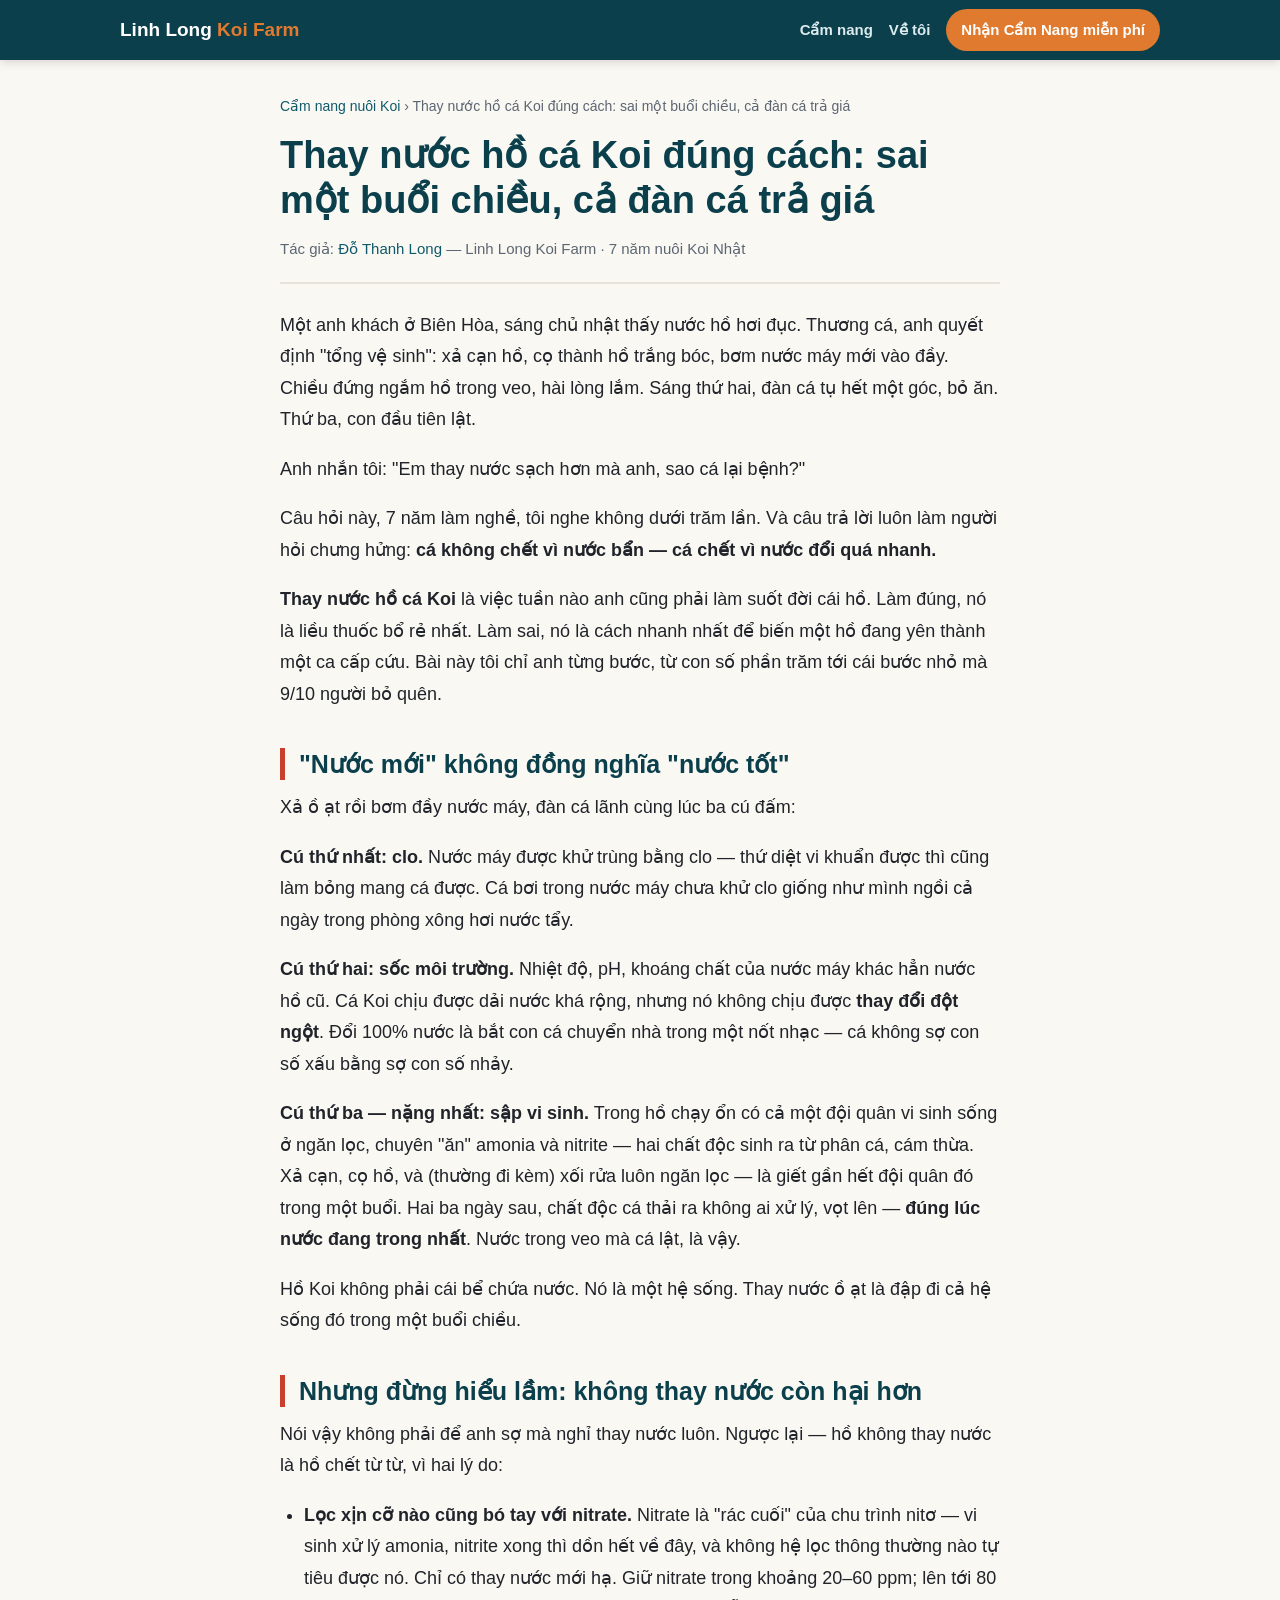
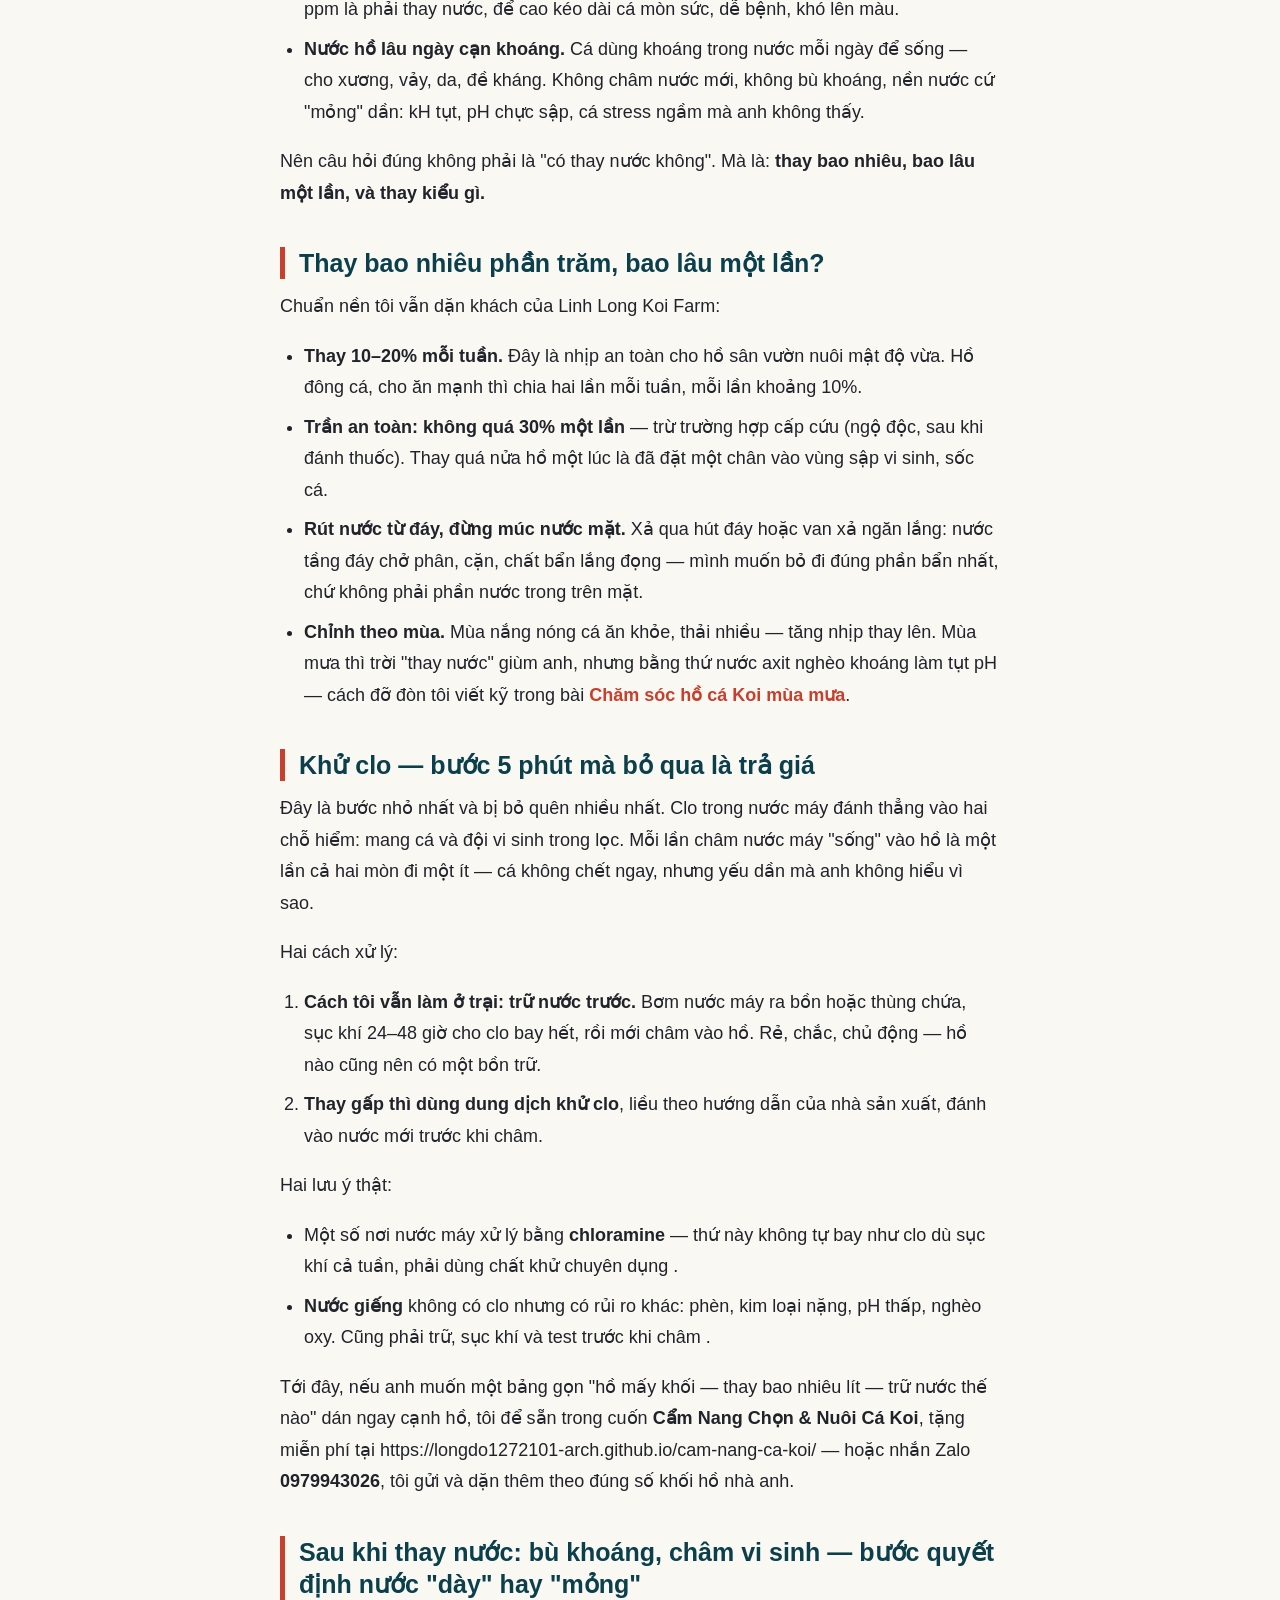
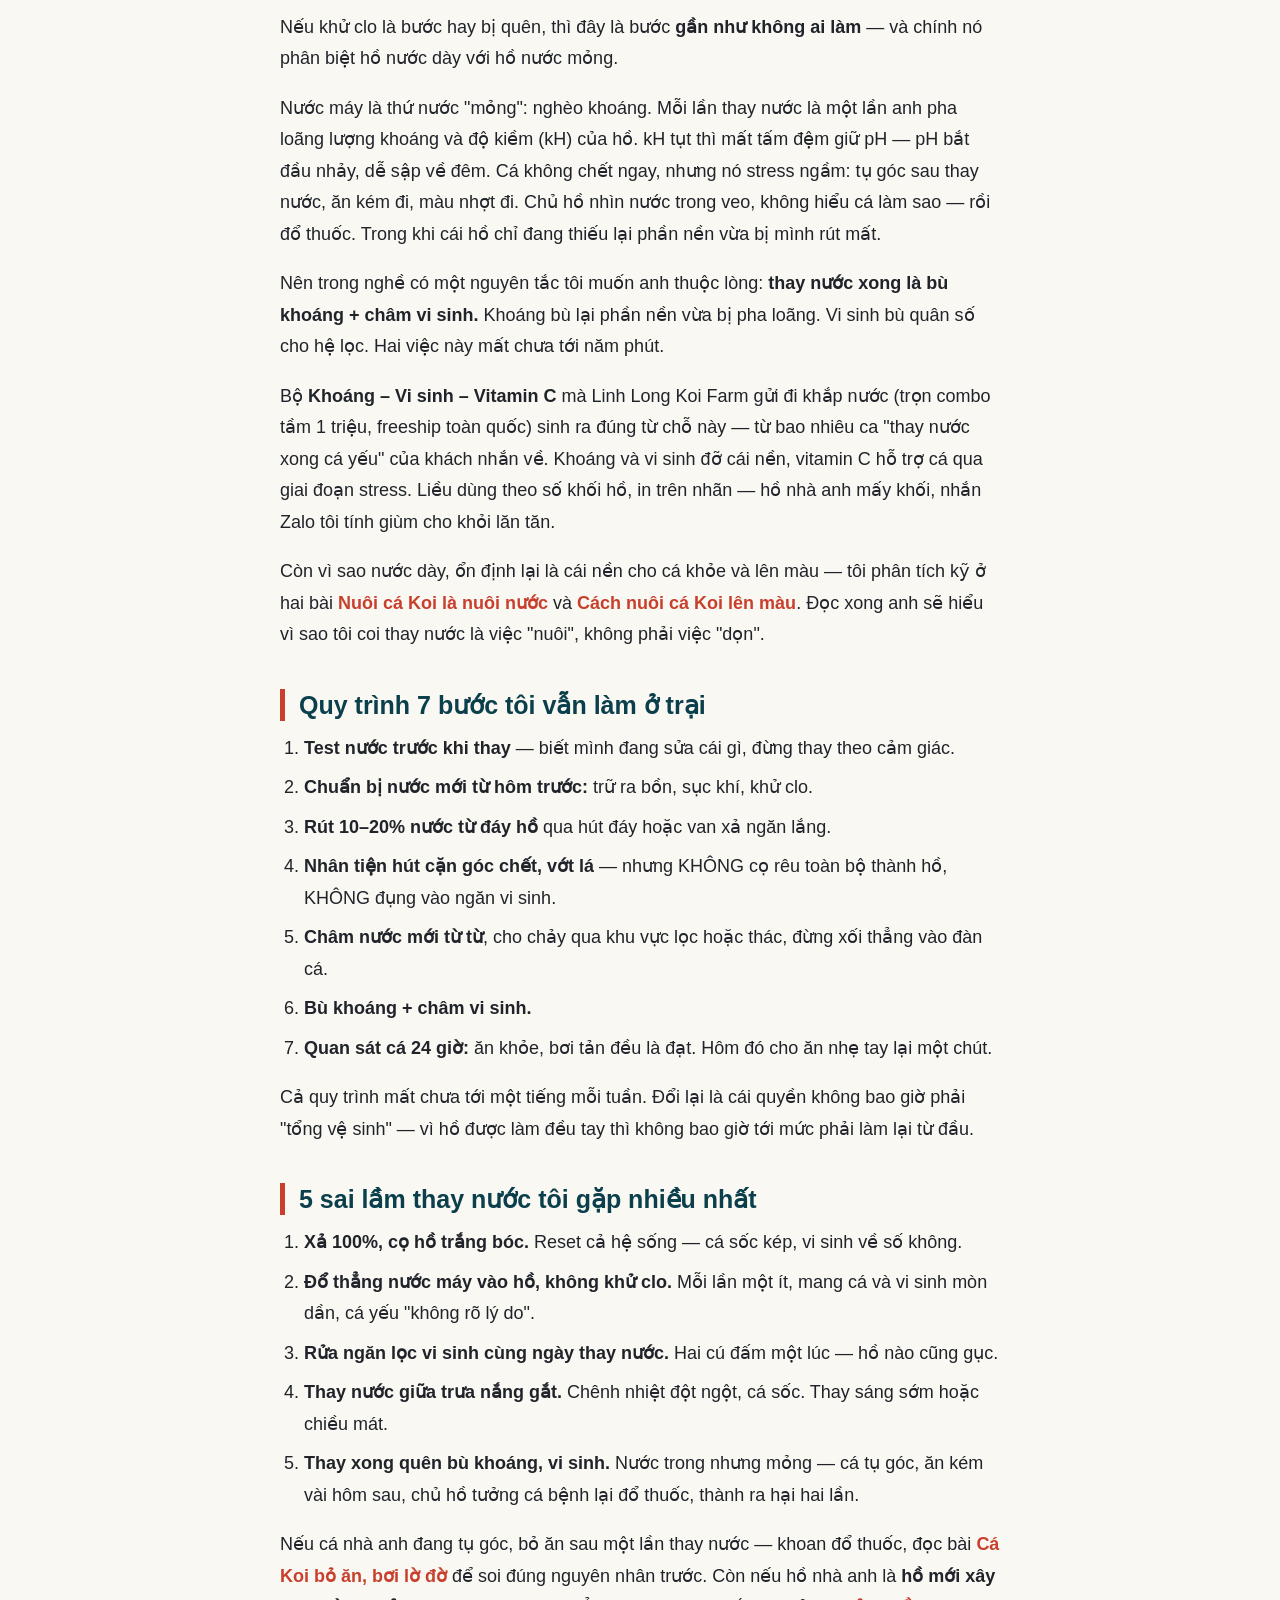
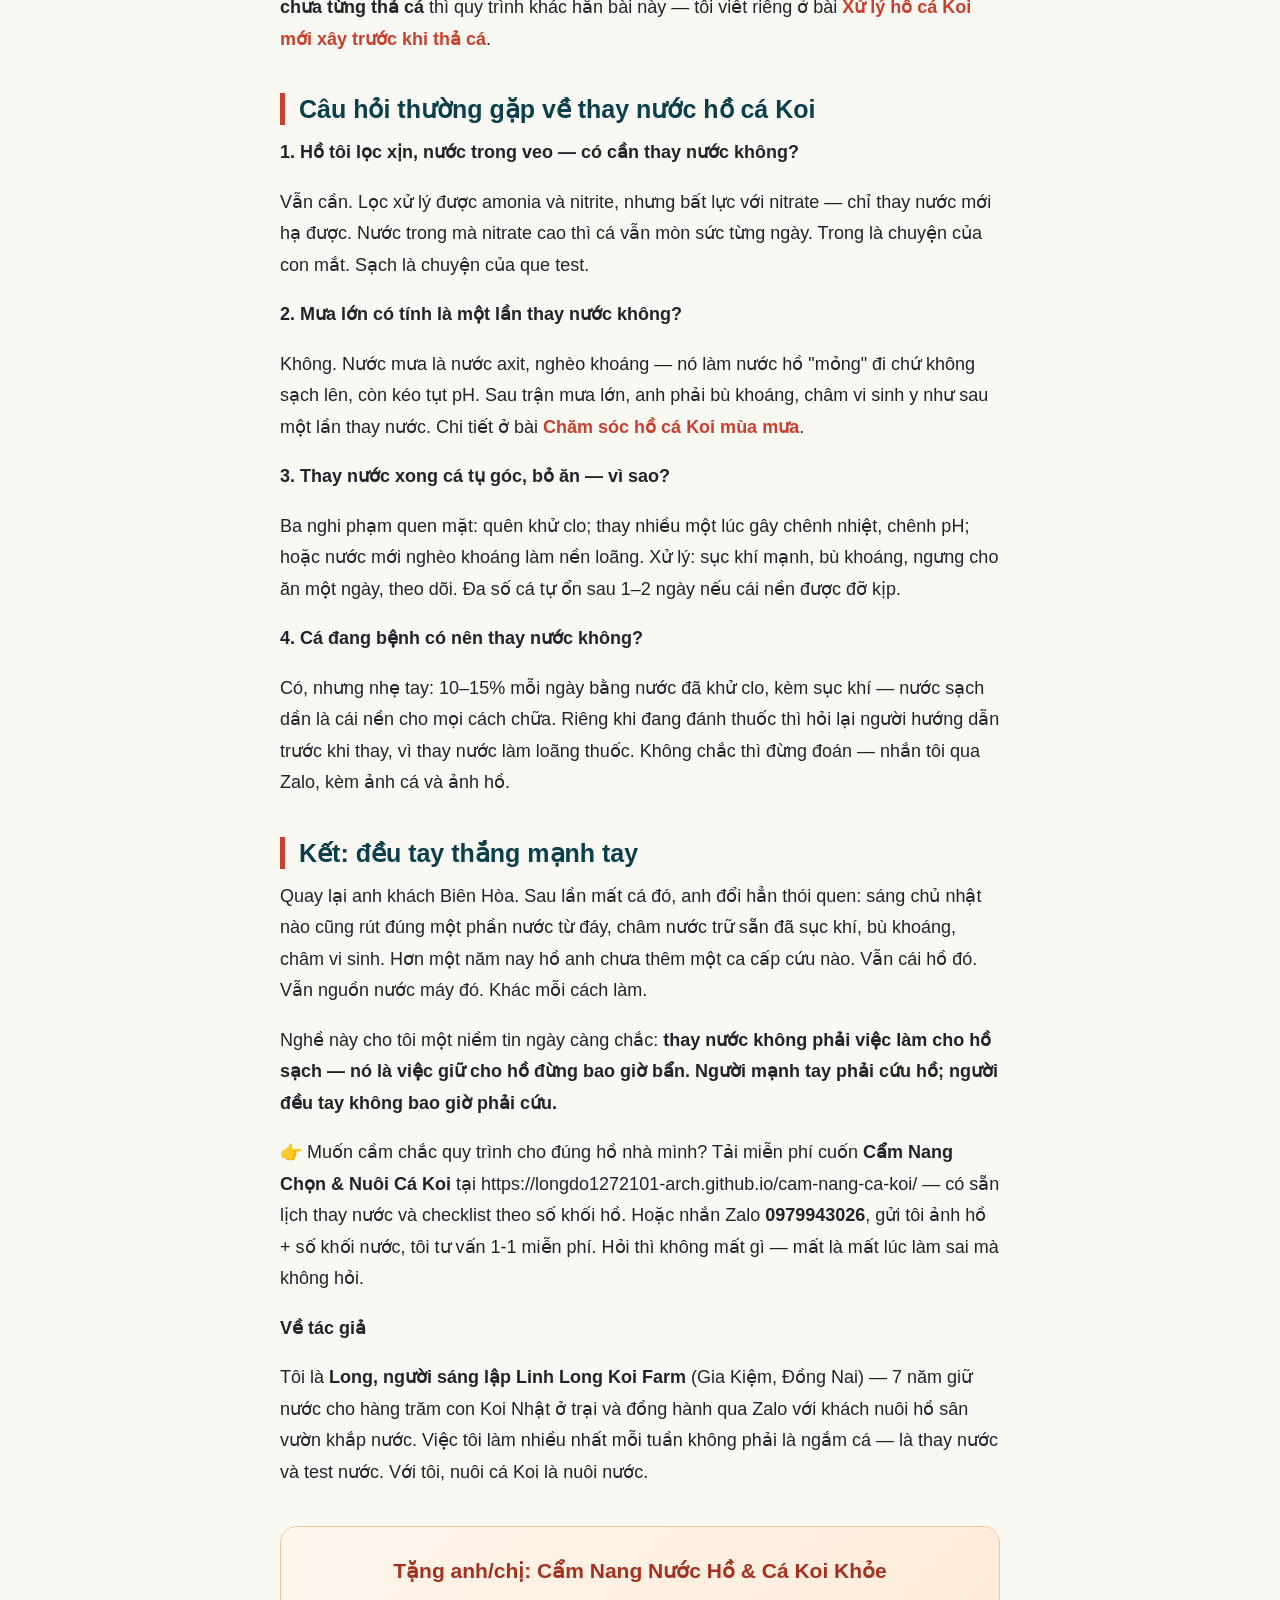
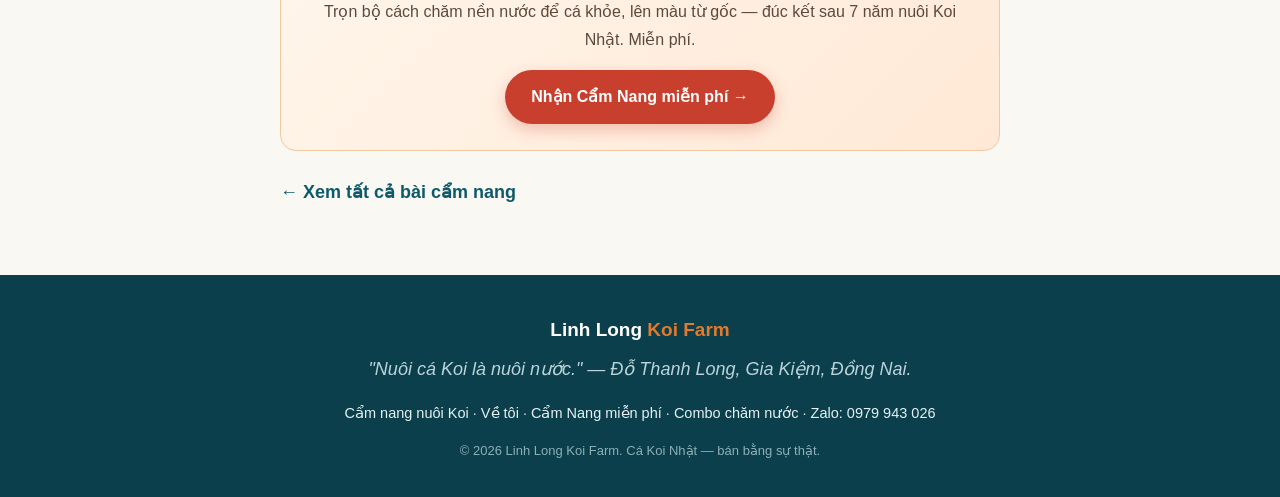
<file: thay-nuoc-ho-ca-koi-dung-cach/index.html>
<!DOCTYPE html>
<html lang="vi">
<head>
<meta charset="utf-8">
<meta name="viewport" content="width=device-width, initial-scale=1">
<title>Thay nước hồ cá Koi đúng cách: sai một buổi chiều, cả đàn cá trả giá | Linh Long Koi Farm</title>
<meta name="description" content="Thay nước hồ cá Koi sai cách là sập vi sinh, cá sốc. Thay bao nhiêu %, bao lâu một lần, khử clo và bù khoáng ra sao — tôi chỉ anh từng bước làm ngay.">
<link rel="canonical" href="https://longcakoi.com/thay-nuoc-ho-ca-koi-dung-cach/">
<meta property="og:type" content="article">
<meta property="og:title" content="Thay nước hồ cá Koi đúng cách: sai một buổi chiều, cả đàn cá trả giá">
<meta property="og:description" content="Thay nước hồ cá Koi sai cách là sập vi sinh, cá sốc. Thay bao nhiêu %, bao lâu một lần, khử clo và bù khoáng ra sao — tôi chỉ anh từng bước làm ngay.">
<meta property="og:url" content="https://longcakoi.com/thay-nuoc-ho-ca-koi-dung-cach/">
<meta property="og:site_name" content="Linh Long Koi Farm">
<!-- Google Tag Manager -->
<script>(function(w,d,s,l,i){w[l]=w[l]||[];w[l].push({'gtm.start':
new Date().getTime(),event:'gtm.js'});var f=d.getElementsByTagName(s)[0],
j=d.createElement(s),dl=l!='dataLayer'?'&l='+l:'';j.async=true;j.src=
'https://www.googletagmanager.com/gtm.js?id='+i+dl;f.parentNode.insertBefore(j,f);
})(window,document,'script','dataLayer','GTM-P6BMZ3JT');</script>
<!-- End Google Tag Manager -->
<link rel="stylesheet" href="/assets/style.css">
</head>
<body>
<noscript><iframe src="https://www.googletagmanager.com/ns.html?id=GTM-P6BMZ3JT" height="0" width="0" style="display:none;visibility:hidden"></iframe></noscript>
<header class="site-header"><div class="container">
  <a class="brand" href="/">Linh Long <span>Koi Farm</span></a>
  <nav class="nav">
    <a href="/">Cẩm nang</a>
    <a href="https://longdo1272101-arch.github.io/do-thanh-long/">Về tôi</a>
    <a class="btn" href="https://longdo1272101-arch.github.io/cam-nang-ca-koi/">Nhận Cẩm Nang miễn phí</a>
  </nav>
</div></header>

<main class="wrap">
<article class="post">
  <p class="crumbs"><a href="/">Cẩm nang nuôi Koi</a> › <span>Thay nước hồ cá Koi đúng cách: sai một buổi chiều, cả đàn cá trả giá</span></p>
  <h1>Thay nước hồ cá Koi đúng cách: sai một buổi chiều, cả đàn cá trả giá</h1>
  <p class="byline">Tác giả: <a href="https://longdo1272101-arch.github.io/do-thanh-long/">Đỗ Thanh Long</a> — Linh Long Koi Farm · 7 năm nuôi Koi Nhật</p>
  <div class="post-body">
<p>Một anh khách ở Biên Hòa, sáng chủ nhật thấy nước hồ hơi đục. Thương cá, anh quyết định "tổng vệ sinh": xả cạn hồ, cọ thành hồ trắng bóc, bơm nước máy mới vào đầy. Chiều đứng ngắm hồ trong veo, hài lòng lắm. Sáng thứ hai, đàn cá tụ hết một góc, bỏ ăn. Thứ ba, con đầu tiên lật.</p>
<p>Anh nhắn tôi: "Em thay nước sạch hơn mà anh, sao cá lại bệnh?"</p>
<p>Câu hỏi này, 7 năm làm nghề, tôi nghe không dưới trăm lần. Và câu trả lời luôn làm người hỏi chưng hửng: <strong>cá không chết vì nước bẩn — cá chết vì nước đổi quá nhanh.</strong></p>
<p><strong>Thay nước hồ cá Koi</strong> là việc tuần nào anh cũng phải làm suốt đời cái hồ. Làm đúng, nó là liều thuốc bổ rẻ nhất. Làm sai, nó là cách nhanh nhất để biến một hồ đang yên thành một ca cấp cứu. Bài này tôi chỉ anh từng bước, từ con số phần trăm tới cái bước nhỏ mà 9/10 người bỏ quên.</p>
<h2>"Nước mới" không đồng nghĩa "nước tốt"</h2>
<p>Xả ồ ạt rồi bơm đầy nước máy, đàn cá lãnh cùng lúc ba cú đấm:</p>
<p><strong>Cú thứ nhất: clo.</strong> Nước máy được khử trùng bằng clo — thứ diệt vi khuẩn được thì cũng làm bỏng mang cá được. Cá bơi trong nước máy chưa khử clo giống như mình ngồi cả ngày trong phòng xông hơi nước tẩy.</p>
<p><strong>Cú thứ hai: sốc môi trường.</strong> Nhiệt độ, pH, khoáng chất của nước máy khác hẳn nước hồ cũ. Cá Koi chịu được dải nước khá rộng, nhưng nó không chịu được <strong>thay đổi đột ngột</strong>. Đổi 100% nước là bắt con cá chuyển nhà trong một nốt nhạc — cá không sợ con số xấu bằng sợ con số nhảy.</p>
<p><strong>Cú thứ ba — nặng nhất: sập vi sinh.</strong> Trong hồ chạy ổn có cả một đội quân vi sinh sống ở ngăn lọc, chuyên "ăn" amonia và nitrite — hai chất độc sinh ra từ phân cá, cám thừa. Xả cạn, cọ hồ, và (thường đi kèm) xối rửa luôn ngăn lọc — là giết gần hết đội quân đó trong một buổi. Hai ba ngày sau, chất độc cá thải ra không ai xử lý, vọt lên — <strong>đúng lúc nước đang trong nhất</strong>. Nước trong veo mà cá lật, là vậy.</p>
<p>Hồ Koi không phải cái bể chứa nước. Nó là một hệ sống. Thay nước ồ ạt là đập đi cả hệ sống đó trong một buổi chiều.</p>
<h2>Nhưng đừng hiểu lầm: không thay nước còn hại hơn</h2>
<p>Nói vậy không phải để anh sợ mà nghỉ thay nước luôn. Ngược lại — hồ không thay nước là hồ chết từ từ, vì hai lý do:</p>
<ul>
<li><strong>Lọc xịn cỡ nào cũng bó tay với nitrate.</strong> Nitrate là "rác cuối" của chu trình nitơ — vi sinh xử lý amonia, nitrite xong thì dồn hết về đây, và không hệ lọc thông thường nào tự tiêu được nó. Chỉ có thay nước mới hạ. Giữ nitrate trong khoảng 20–60 ppm; lên tới 80 ppm là phải thay nước, để cao kéo dài cá mòn sức, dễ bệnh, khó lên màu.</li>
<li><strong>Nước hồ lâu ngày cạn khoáng.</strong> Cá dùng khoáng trong nước mỗi ngày để sống — cho xương, vảy, da, đề kháng. Không châm nước mới, không bù khoáng, nền nước cứ "mỏng" dần: kH tụt, pH chực sập, cá stress ngầm mà anh không thấy.</li>
</ul>
<p>Nên câu hỏi đúng không phải là "có thay nước không". Mà là: <strong>thay bao nhiêu, bao lâu một lần, và thay kiểu gì.</strong></p>
<h2>Thay bao nhiêu phần trăm, bao lâu một lần?</h2>
<p>Chuẩn nền tôi vẫn dặn khách của Linh Long Koi Farm:</p>
<ul>
<li><strong>Thay 10–20% mỗi tuần.</strong> Đây là nhịp an toàn cho hồ sân vườn nuôi mật độ vừa. Hồ đông cá, cho ăn mạnh thì chia hai lần mỗi tuần, mỗi lần khoảng 10%.</li>
<li><strong>Trần an toàn: không quá 30% một lần</strong> — trừ trường hợp cấp cứu (ngộ độc, sau khi đánh thuốc). Thay quá nửa hồ một lúc là đã đặt một chân vào vùng sập vi sinh, sốc cá.</li>
<li><strong>Rút nước từ đáy, đừng múc nước mặt.</strong> Xả qua hút đáy hoặc van xả ngăn lắng: nước tầng đáy chở phân, cặn, chất bẩn lắng đọng — mình muốn bỏ đi đúng phần bẩn nhất, chứ không phải phần nước trong trên mặt.</li>
<li><strong>Chỉnh theo mùa.</strong> Mùa nắng nóng cá ăn khỏe, thải nhiều — tăng nhịp thay lên. Mùa mưa thì trời "thay nước" giùm anh, nhưng bằng thứ nước axit nghèo khoáng làm tụt pH — cách đỡ đòn tôi viết kỹ trong bài <a href="/cham-soc-ho-ca-koi-mua-mua/">Chăm sóc hồ cá Koi mùa mưa</a>.</li>
</ul>
<h2>Khử clo — bước 5 phút mà bỏ qua là trả giá</h2>
<p>Đây là bước nhỏ nhất và bị bỏ quên nhiều nhất. Clo trong nước máy đánh thẳng vào hai chỗ hiểm: mang cá và đội vi sinh trong lọc. Mỗi lần châm nước máy "sống" vào hồ là một lần cả hai mòn đi một ít — cá không chết ngay, nhưng yếu dần mà anh không hiểu vì sao.</p>
<p>Hai cách xử lý:</p>
<ol>
<li><strong>Cách tôi vẫn làm ở trại: trữ nước trước.</strong> Bơm nước máy ra bồn hoặc thùng chứa, sục khí 24–48 giờ cho clo bay hết, rồi mới châm vào hồ. Rẻ, chắc, chủ động — hồ nào cũng nên có một bồn trữ.</li>
<li><strong>Thay gấp thì dùng dung dịch khử clo</strong>, liều theo hướng dẫn của nhà sản xuất, đánh vào nước mới trước khi châm.</li>
</ol>
<p>Hai lưu ý thật:</p>
<ul>
<li>Một số nơi nước máy xử lý bằng <strong>chloramine</strong> — thứ này không tự bay như clo dù sục khí cả tuần, phải dùng chất khử chuyên dụng .</li>
<li><strong>Nước giếng</strong> không có clo nhưng có rủi ro khác: phèn, kim loại nặng, pH thấp, nghèo oxy. Cũng phải trữ, sục khí và test trước khi châm .</li>
</ul>
<p>Tới đây, nếu anh muốn một bảng gọn "hồ mấy khối — thay bao nhiêu lít — trữ nước thế nào" dán ngay cạnh hồ, tôi để sẵn trong cuốn <strong>Cẩm Nang Chọn &amp; Nuôi Cá Koi</strong>, tặng miễn phí tại https://longdo1272101-arch.github.io/cam-nang-ca-koi/ — hoặc nhắn Zalo <strong>0979943026</strong>, tôi gửi và dặn thêm theo đúng số khối hồ nhà anh.</p>
<h2>Sau khi thay nước: bù khoáng, châm vi sinh — bước quyết định nước "dày" hay "mỏng"</h2>
<p>Nếu khử clo là bước hay bị quên, thì đây là bước <strong>gần như không ai làm</strong> — và chính nó phân biệt hồ nước dày với hồ nước mỏng.</p>
<p>Nước máy là thứ nước "mỏng": nghèo khoáng. Mỗi lần thay nước là một lần anh pha loãng lượng khoáng và độ kiềm (kH) của hồ. kH tụt thì mất tấm đệm giữ pH — pH bắt đầu nhảy, dễ sập về đêm. Cá không chết ngay, nhưng nó stress ngầm: tụ góc sau thay nước, ăn kém đi, màu nhợt đi. Chủ hồ nhìn nước trong veo, không hiểu cá làm sao — rồi đổ thuốc. Trong khi cái hồ chỉ đang thiếu lại phần nền vừa bị mình rút mất.</p>
<p>Nên trong nghề có một nguyên tắc tôi muốn anh thuộc lòng: <strong>thay nước xong là bù khoáng + châm vi sinh.</strong> Khoáng bù lại phần nền vừa bị pha loãng. Vi sinh bù quân số cho hệ lọc. Hai việc này mất chưa tới năm phút.</p>
<p>Bộ <strong>Khoáng – Vi sinh – Vitamin C</strong> mà Linh Long Koi Farm gửi đi khắp nước (trọn combo tầm 1 triệu, freeship toàn quốc) sinh ra đúng từ chỗ này — từ bao nhiêu ca "thay nước xong cá yếu" của khách nhắn về. Khoáng và vi sinh đỡ cái nền, vitamin C hỗ trợ cá qua giai đoạn stress. Liều dùng theo số khối hồ, in trên nhãn — hồ nhà anh mấy khối, nhắn Zalo tôi tính giùm cho khỏi lăn tăn.</p>
<p>Còn vì sao nước dày, ổn định lại là cái nền cho cá khỏe và lên màu — tôi phân tích kỹ ở hai bài <a href="/cach-cham-nuoc-ho-ca-koi/">Nuôi cá Koi là nuôi nước</a> và <a href="/cach-nuoi-ca-koi-len-mau/">Cách nuôi cá Koi lên màu</a>. Đọc xong anh sẽ hiểu vì sao tôi coi thay nước là việc "nuôi", không phải việc "dọn".</p>
<h2>Quy trình 7 bước tôi vẫn làm ở trại</h2>
<ol>
<li><strong>Test nước trước khi thay</strong> — biết mình đang sửa cái gì, đừng thay theo cảm giác.</li>
<li><strong>Chuẩn bị nước mới từ hôm trước:</strong> trữ ra bồn, sục khí, khử clo.</li>
<li><strong>Rút 10–20% nước từ đáy hồ</strong> qua hút đáy hoặc van xả ngăn lắng.</li>
<li><strong>Nhân tiện hút cặn góc chết, vớt lá</strong> — nhưng KHÔNG cọ rêu toàn bộ thành hồ, KHÔNG đụng vào ngăn vi sinh.</li>
<li><strong>Châm nước mới từ từ</strong>, cho chảy qua khu vực lọc hoặc thác, đừng xối thẳng vào đàn cá.</li>
<li><strong>Bù khoáng + châm vi sinh.</strong></li>
<li><strong>Quan sát cá 24 giờ:</strong> ăn khỏe, bơi tản đều là đạt. Hôm đó cho ăn nhẹ tay lại một chút.</li>
</ol>
<p>Cả quy trình mất chưa tới một tiếng mỗi tuần. Đổi lại là cái quyền không bao giờ phải "tổng vệ sinh" — vì hồ được làm đều tay thì không bao giờ tới mức phải làm lại từ đầu.</p>
<h2>5 sai lầm thay nước tôi gặp nhiều nhất</h2>
<ol>
<li><strong>Xả 100%, cọ hồ trắng bóc.</strong> Reset cả hệ sống — cá sốc kép, vi sinh về số không.</li>
<li><strong>Đổ thẳng nước máy vào hồ, không khử clo.</strong> Mỗi lần một ít, mang cá và vi sinh mòn dần, cá yếu "không rõ lý do".</li>
<li><strong>Rửa ngăn lọc vi sinh cùng ngày thay nước.</strong> Hai cú đấm một lúc — hồ nào cũng gục.</li>
<li><strong>Thay nước giữa trưa nắng gắt.</strong> Chênh nhiệt đột ngột, cá sốc. Thay sáng sớm hoặc chiều mát.</li>
<li><strong>Thay xong quên bù khoáng, vi sinh.</strong> Nước trong nhưng mỏng — cá tụ góc, ăn kém vài hôm sau, chủ hồ tưởng cá bệnh lại đổ thuốc, thành ra hại hai lần.</li>
</ol>
<p>Nếu cá nhà anh đang tụ góc, bỏ ăn sau một lần thay nước — khoan đổ thuốc, đọc bài <a href="/ca-koi-bo-an-boi-lo-do/">Cá Koi bỏ ăn, bơi lờ đờ</a> để soi đúng nguyên nhân trước. Còn nếu hồ nhà anh là <strong>hồ mới xây chưa từng thả cá</strong> thì quy trình khác hẳn bài này — tôi viết riêng ở bài <a href="/xu-ly-ho-ca-koi-moi-xay/">Xử lý hồ cá Koi mới xây trước khi thả cá</a>.</p>
<h2>Câu hỏi thường gặp về thay nước hồ cá Koi</h2>
<p><strong>1. Hồ tôi lọc xịn, nước trong veo — có cần thay nước không?</strong></p>
<p>Vẫn cần. Lọc xử lý được amonia và nitrite, nhưng bất lực với nitrate — chỉ thay nước mới hạ được. Nước trong mà nitrate cao thì cá vẫn mòn sức từng ngày. Trong là chuyện của con mắt. Sạch là chuyện của que test.</p>
<p><strong>2. Mưa lớn có tính là một lần thay nước không?</strong></p>
<p>Không. Nước mưa là nước axit, nghèo khoáng — nó làm nước hồ "mỏng" đi chứ không sạch lên, còn kéo tụt pH. Sau trận mưa lớn, anh phải bù khoáng, châm vi sinh y như sau một lần thay nước. Chi tiết ở bài <a href="/cham-soc-ho-ca-koi-mua-mua/">Chăm sóc hồ cá Koi mùa mưa</a>.</p>
<p><strong>3. Thay nước xong cá tụ góc, bỏ ăn — vì sao?</strong></p>
<p>Ba nghi phạm quen mặt: quên khử clo; thay nhiều một lúc gây chênh nhiệt, chênh pH; hoặc nước mới nghèo khoáng làm nền loãng. Xử lý: sục khí mạnh, bù khoáng, ngưng cho ăn một ngày, theo dõi. Đa số cá tự ổn sau 1–2 ngày nếu cái nền được đỡ kịp.</p>
<p><strong>4. Cá đang bệnh có nên thay nước không?</strong></p>
<p>Có, nhưng nhẹ tay: 10–15% mỗi ngày bằng nước đã khử clo, kèm sục khí — nước sạch dần là cái nền cho mọi cách chữa. Riêng khi đang đánh thuốc thì hỏi lại người hướng dẫn trước khi thay, vì thay nước làm loãng thuốc. Không chắc thì đừng đoán — nhắn tôi qua Zalo, kèm ảnh cá và ảnh hồ.</p>
<h2>Kết: đều tay thắng mạnh tay</h2>
<p>Quay lại anh khách Biên Hòa. Sau lần mất cá đó, anh đổi hẳn thói quen: sáng chủ nhật nào cũng rút đúng một phần nước từ đáy, châm nước trữ sẵn đã sục khí, bù khoáng, châm vi sinh. Hơn một năm nay hồ anh chưa thêm một ca cấp cứu nào. Vẫn cái hồ đó. Vẫn nguồn nước máy đó. Khác mỗi cách làm.</p>
<p>Nghề này cho tôi một niềm tin ngày càng chắc: <strong>thay nước không phải việc làm cho hồ sạch — nó là việc giữ cho hồ đừng bao giờ bẩn. Người mạnh tay phải cứu hồ; người đều tay không bao giờ phải cứu.</strong></p>
<p>👉 Muốn cầm chắc quy trình cho đúng hồ nhà mình? Tải miễn phí cuốn <strong>Cẩm Nang Chọn &amp; Nuôi Cá Koi</strong> tại https://longdo1272101-arch.github.io/cam-nang-ca-koi/ — có sẵn lịch thay nước và checklist theo số khối hồ. Hoặc nhắn Zalo <strong>0979943026</strong>, gửi tôi ảnh hồ + số khối nước, tôi tư vấn 1-1 miễn phí. Hỏi thì không mất gì — mất là mất lúc làm sai mà không hỏi.</p>
<p><strong>Về tác giả</strong></p>
<p>Tôi là <strong>Long, người sáng lập Linh Long Koi Farm</strong> (Gia Kiệm, Đồng Nai) — 7 năm giữ nước cho hàng trăm con Koi Nhật ở trại và đồng hành qua Zalo với khách nuôi hồ sân vườn khắp nước. Việc tôi làm nhiều nhất mỗi tuần không phải là ngắm cá — là thay nước và test nước. Với tôi, nuôi cá Koi là nuôi nước.</p>
  </div>
<aside class="cta-box">
  <h3>Tặng anh/chị: Cẩm Nang Nước Hồ &amp; Cá Koi Khỏe</h3>
  <p>Trọn bộ cách chăm nền nước để cá khỏe, lên màu từ gốc — đúc kết sau 7 năm nuôi Koi Nhật. Miễn phí.</p>
  <a class="cta-btn" href="https://longdo1272101-arch.github.io/cam-nang-ca-koi/">Nhận Cẩm Nang miễn phí →</a>
</aside>

  <p class="back"><a href="/">← Xem tất cả bài cẩm nang</a></p>
</article>
</main>

<footer class="site-footer"><div class="container">
  <div class="f-brand">Linh Long <span>Koi Farm</span></div>
  <p class="f-tag">"Nuôi cá Koi là nuôi nước." — Đỗ Thanh Long, Gia Kiệm, Đồng Nai.</p>
  <p class="f-links">
    <a href="/">Cẩm nang nuôi Koi</a> ·
    <a href="https://longdo1272101-arch.github.io/do-thanh-long/">Về tôi</a> ·
    <a href="https://longdo1272101-arch.github.io/cam-nang-ca-koi/">Cẩm Nang miễn phí</a> ·
    <a href="https://longdo1272101-arch.github.io/combo-eleven-koi/">Combo chăm nước</a> ·
    <a href="https://zalo.me/0979943026">Zalo: 0979 943 026</a>
  </p>
  <p class="f-copy">© 2026 Linh Long Koi Farm. Cá Koi Nhật — bán bằng sự thật.</p>
</div></footer>

</body>
</html>
</file>
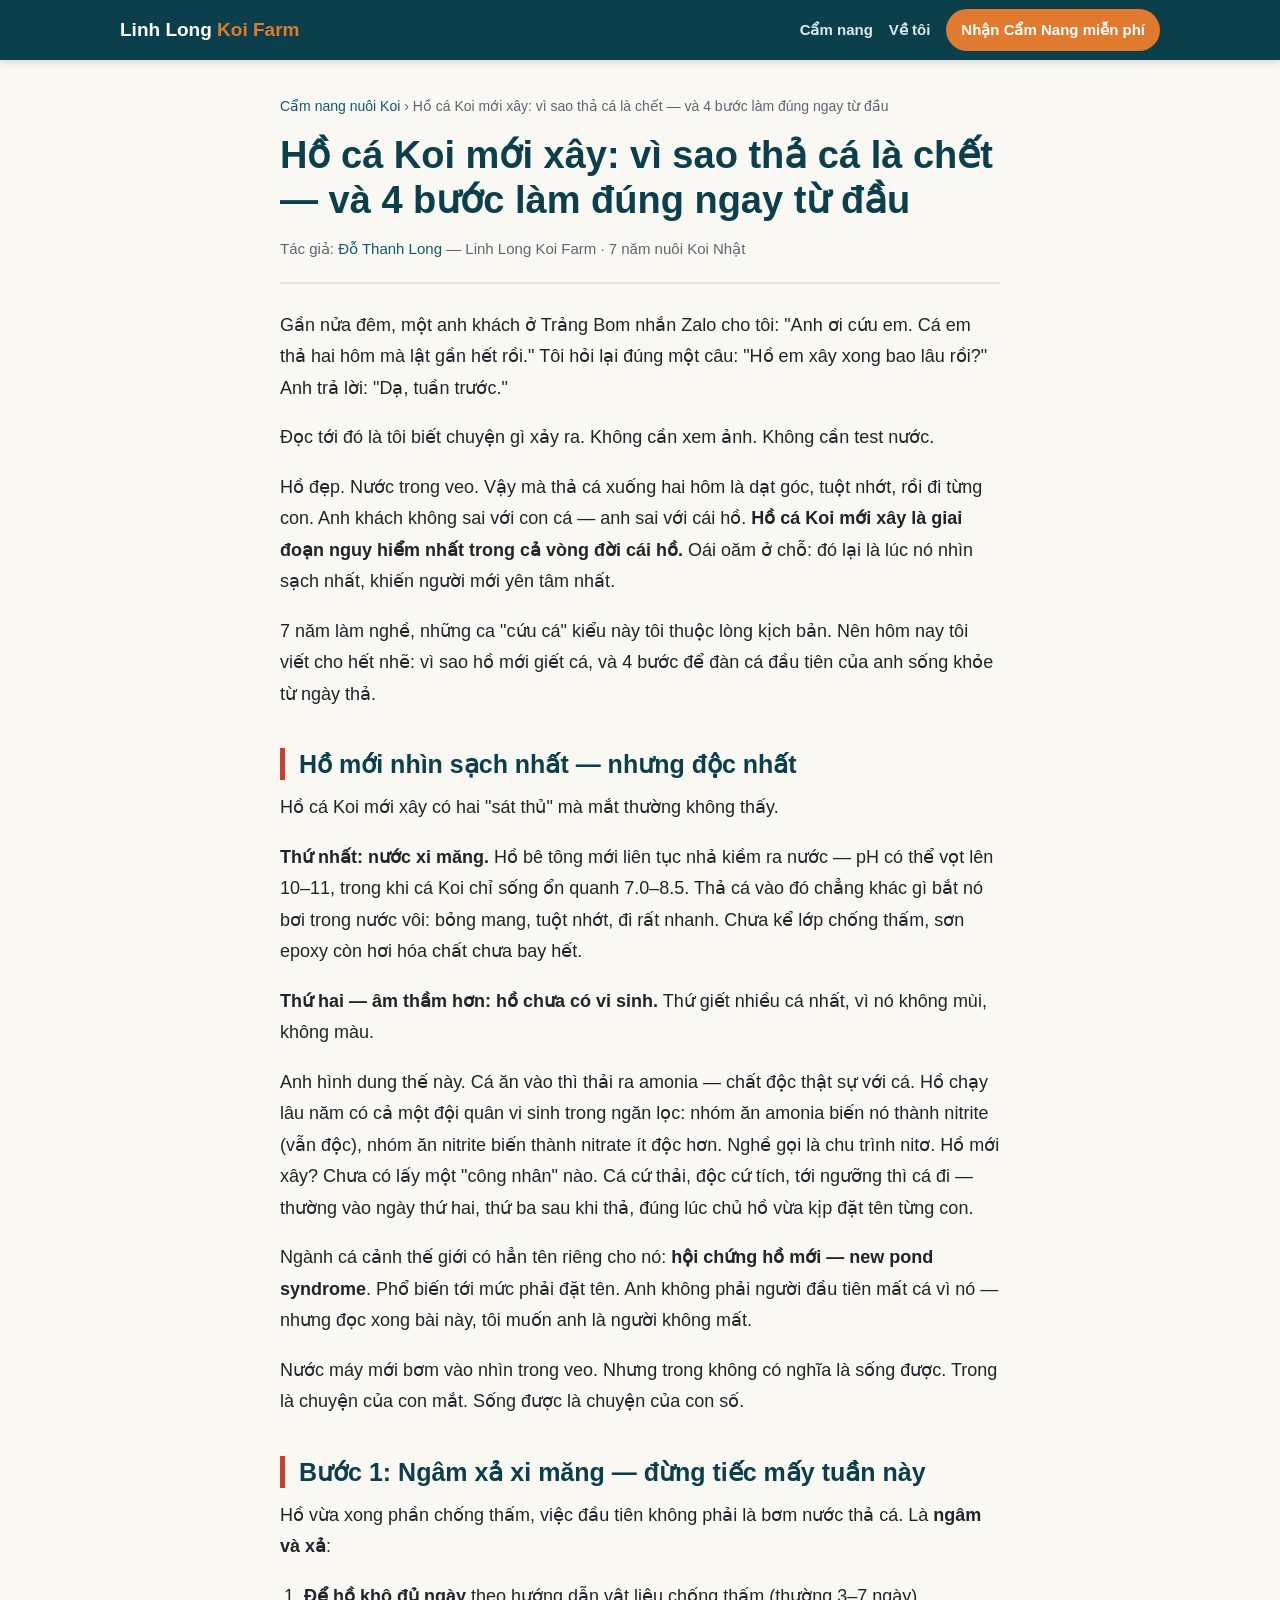
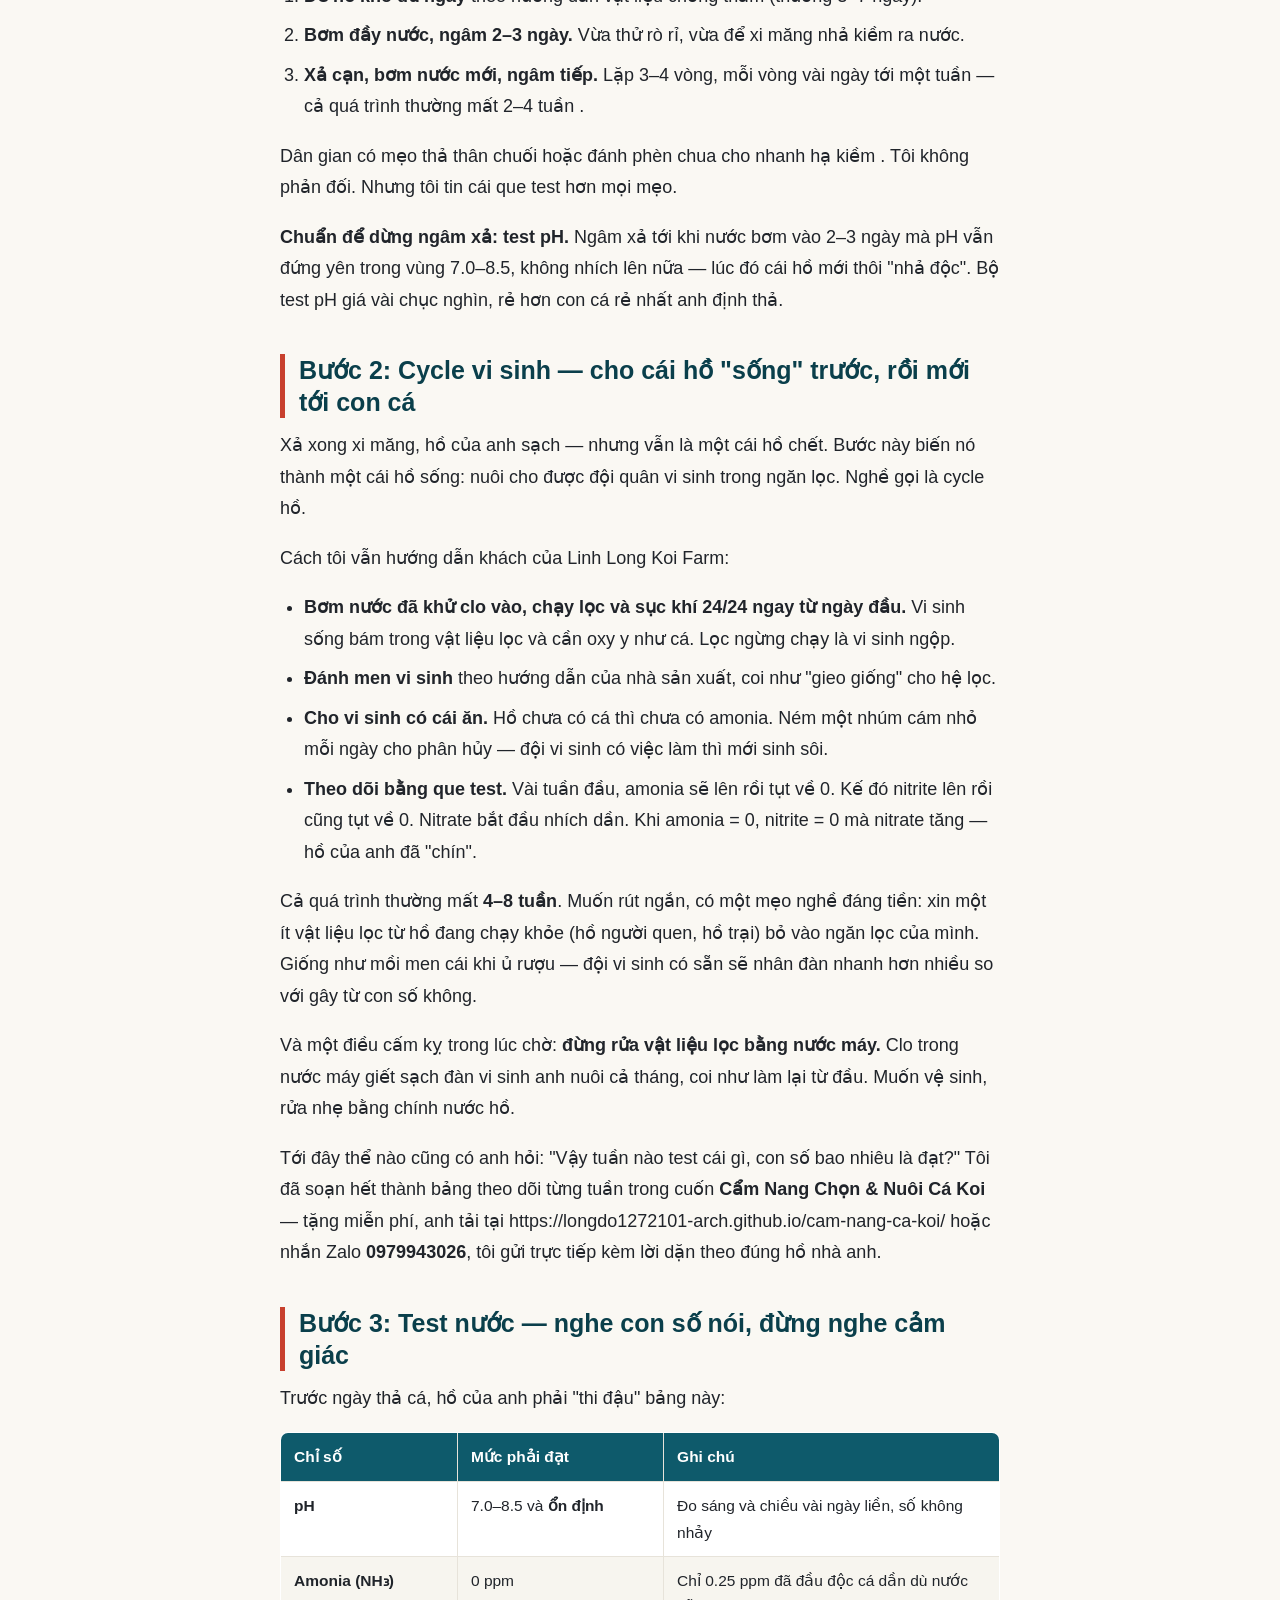
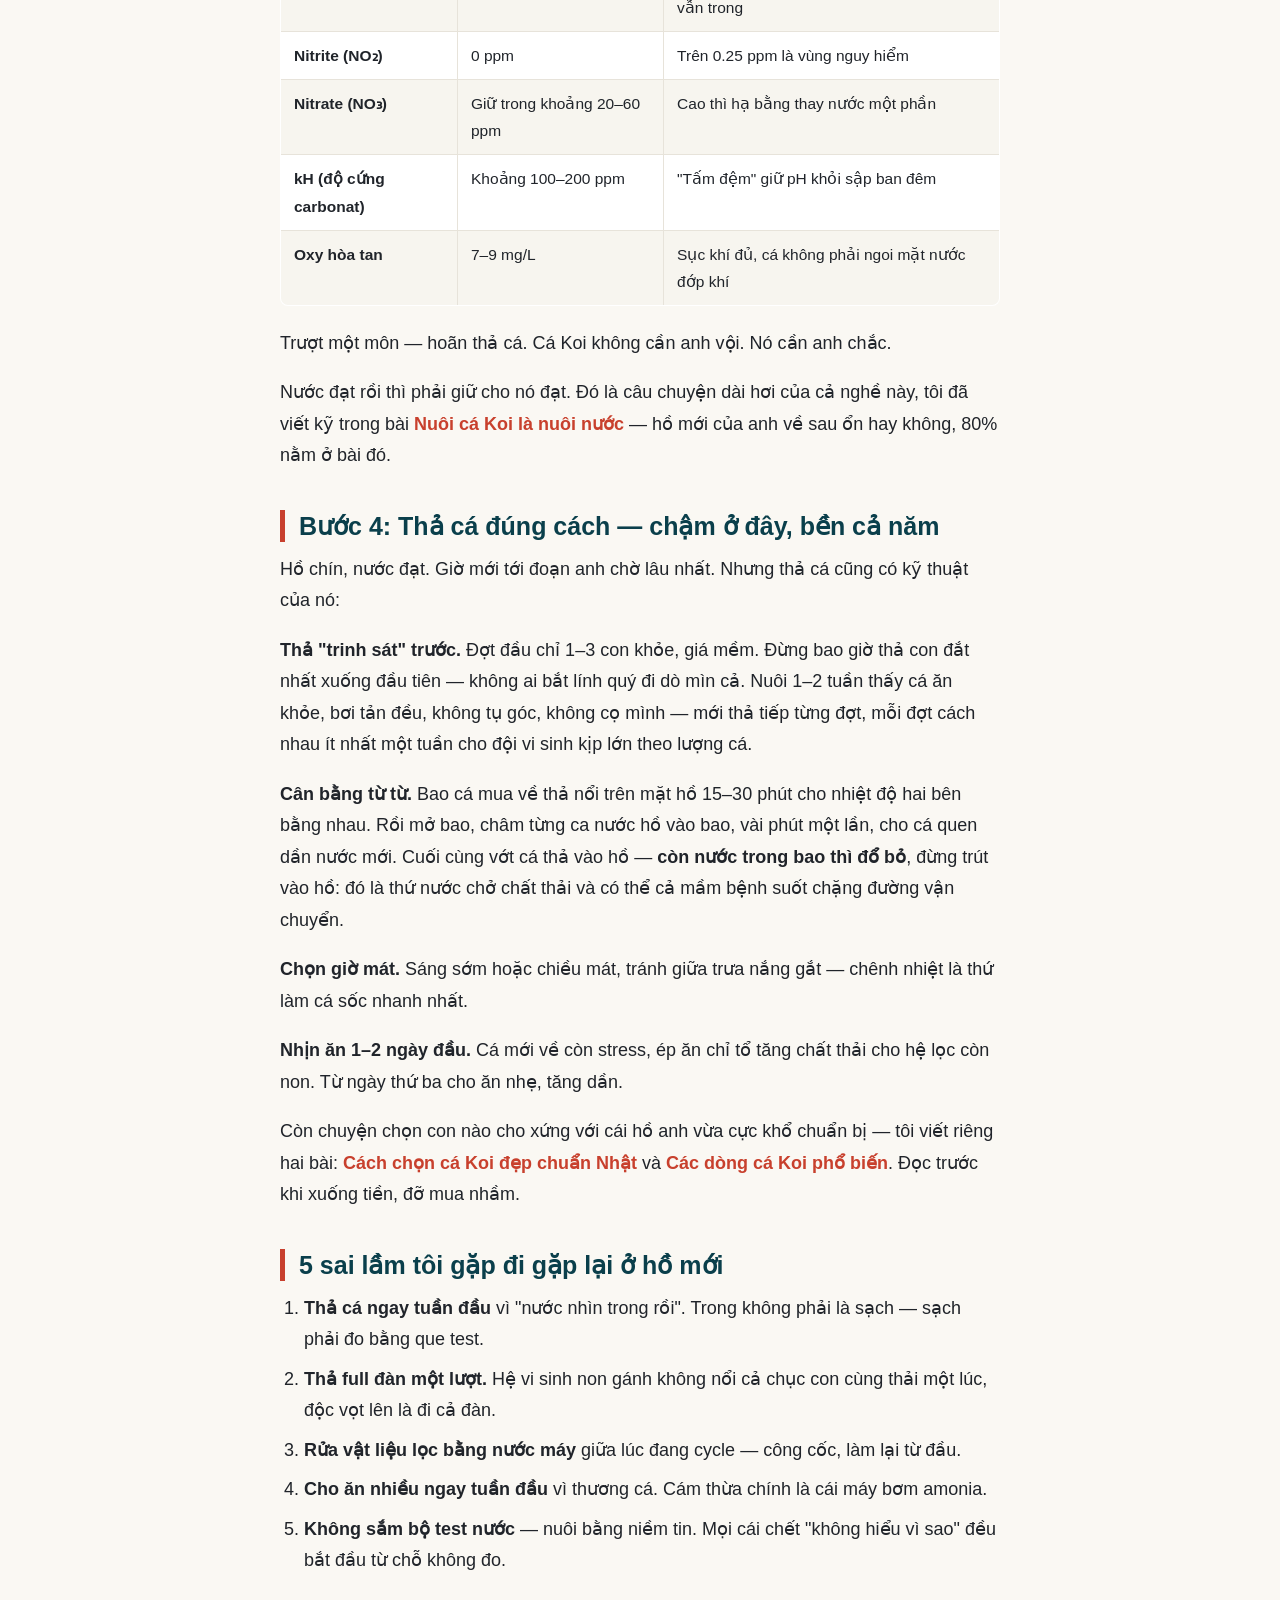
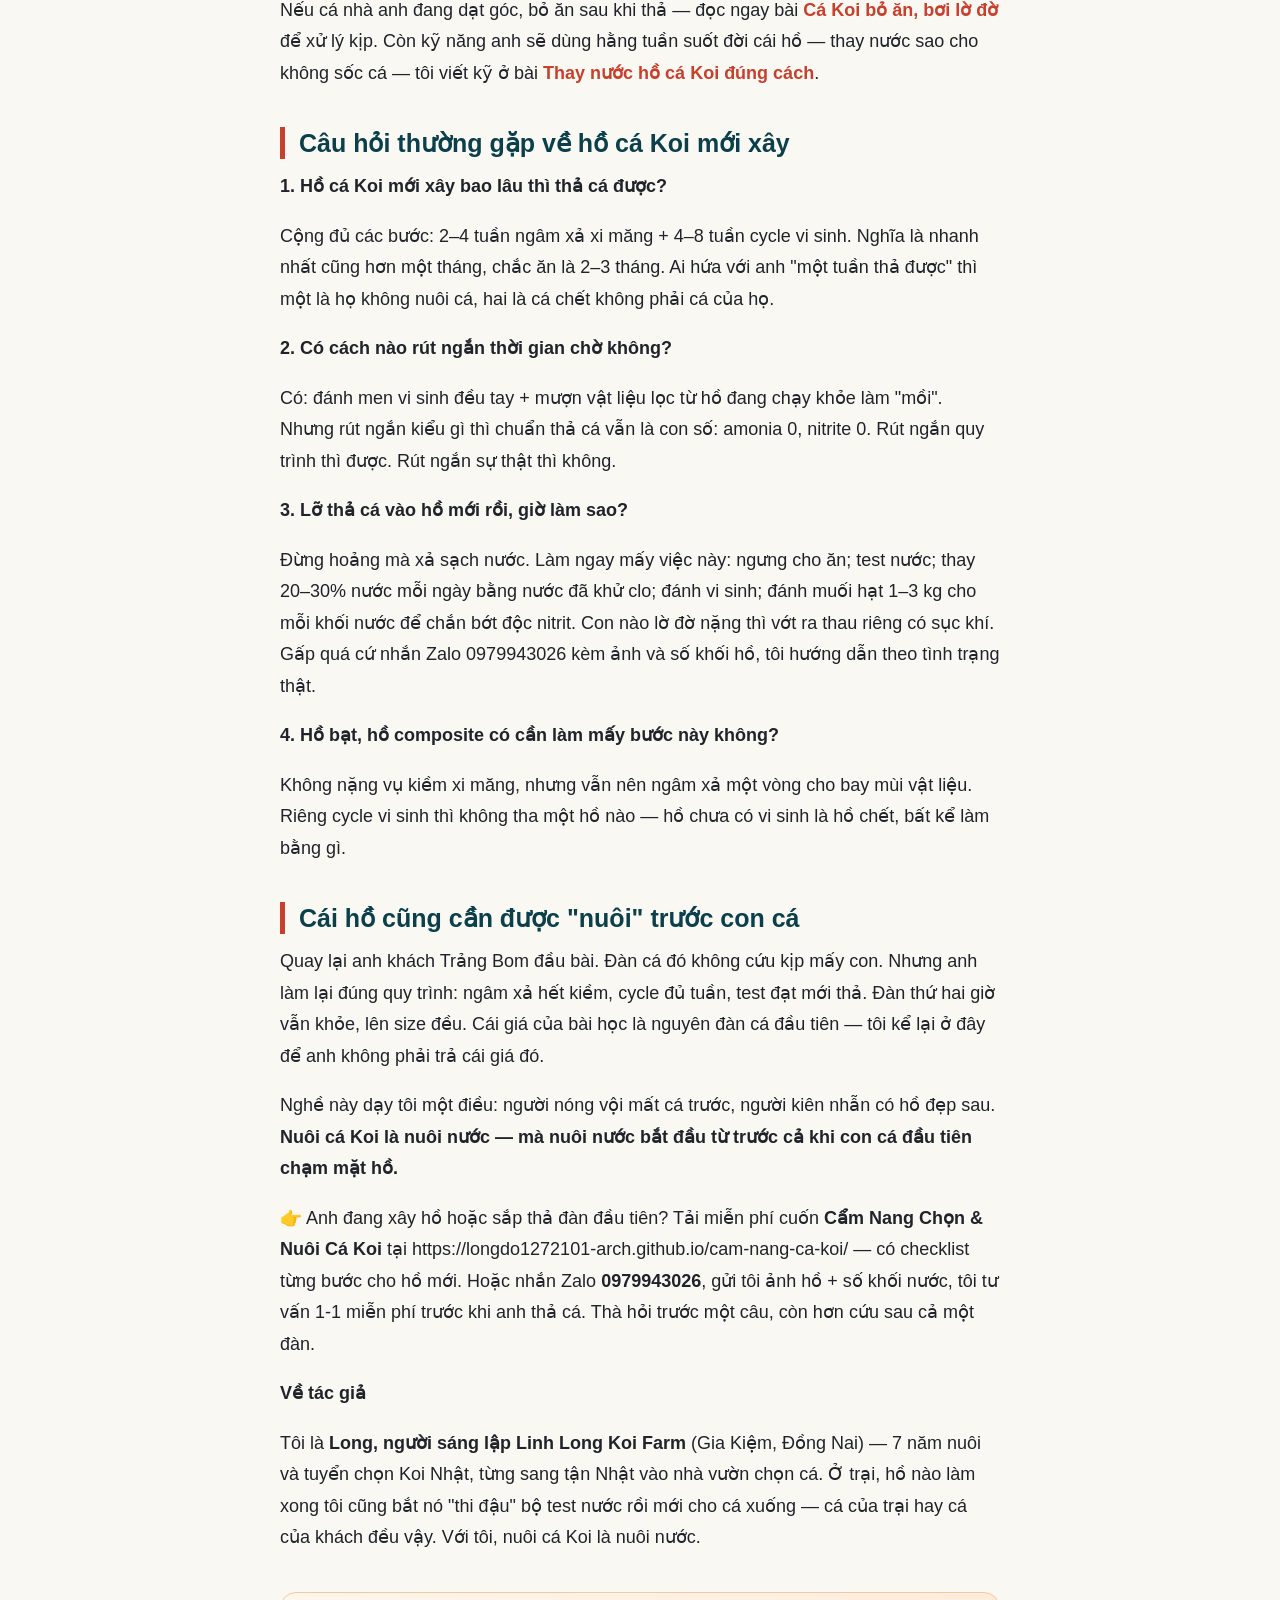
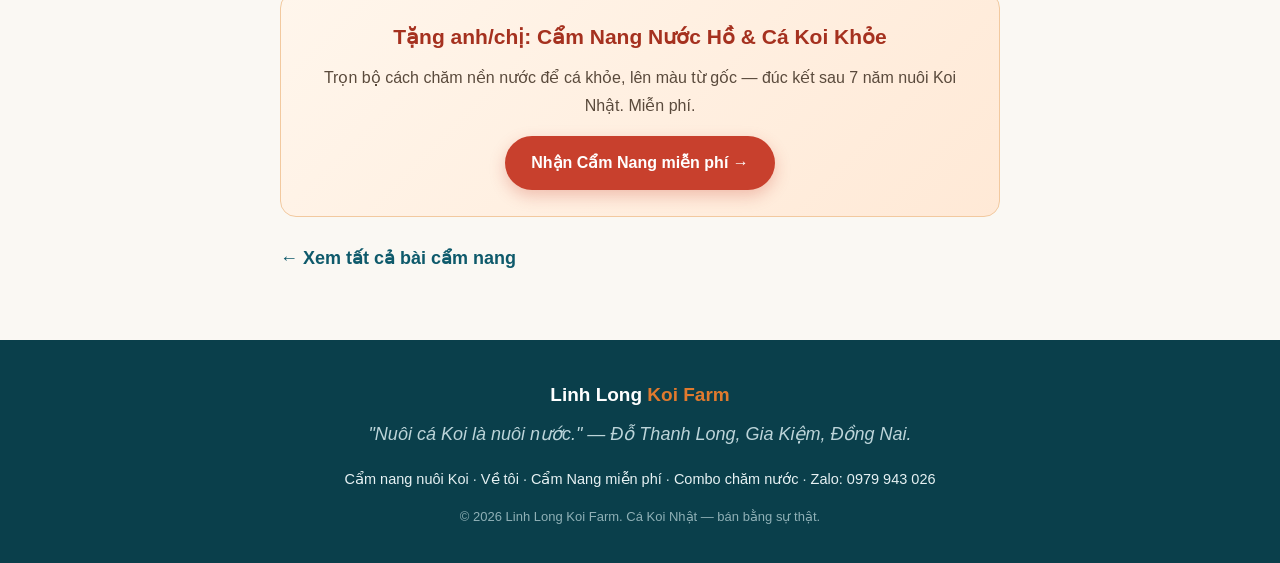
<file: xu-ly-ho-ca-koi-moi-xay/index.html>
<!DOCTYPE html>
<html lang="vi">
<head>
<meta charset="utf-8">
<meta name="viewport" content="width=device-width, initial-scale=1">
<title>Hồ cá Koi mới xây: vì sao thả cá là chết — và 4 bước làm đúng ngay từ đầu | Linh Long Koi Farm</title>
<meta name="description" content="Hồ cá Koi mới xây thả cá là chết? Quy trình xả xi măng, chạy vi sinh, test nước và thả cá đúng cách — kinh nghiệm 7 năm của Linh Long Koi Farm.">
<link rel="canonical" href="https://longcakoi.com/xu-ly-ho-ca-koi-moi-xay/">
<meta property="og:type" content="article">
<meta property="og:title" content="Hồ cá Koi mới xây: vì sao thả cá là chết — và 4 bước làm đúng ngay từ đầu">
<meta property="og:description" content="Hồ cá Koi mới xây thả cá là chết? Quy trình xả xi măng, chạy vi sinh, test nước và thả cá đúng cách — kinh nghiệm 7 năm của Linh Long Koi Farm.">
<meta property="og:url" content="https://longcakoi.com/xu-ly-ho-ca-koi-moi-xay/">
<meta property="og:site_name" content="Linh Long Koi Farm">
<!-- Google Tag Manager -->
<script>(function(w,d,s,l,i){w[l]=w[l]||[];w[l].push({'gtm.start':
new Date().getTime(),event:'gtm.js'});var f=d.getElementsByTagName(s)[0],
j=d.createElement(s),dl=l!='dataLayer'?'&l='+l:'';j.async=true;j.src=
'https://www.googletagmanager.com/gtm.js?id='+i+dl;f.parentNode.insertBefore(j,f);
})(window,document,'script','dataLayer','GTM-P6BMZ3JT');</script>
<!-- End Google Tag Manager -->
<link rel="stylesheet" href="/assets/style.css">
</head>
<body>
<noscript><iframe src="https://www.googletagmanager.com/ns.html?id=GTM-P6BMZ3JT" height="0" width="0" style="display:none;visibility:hidden"></iframe></noscript>
<header class="site-header"><div class="container">
  <a class="brand" href="/">Linh Long <span>Koi Farm</span></a>
  <nav class="nav">
    <a href="/">Cẩm nang</a>
    <a href="https://longdo1272101-arch.github.io/do-thanh-long/">Về tôi</a>
    <a class="btn" href="https://longdo1272101-arch.github.io/cam-nang-ca-koi/">Nhận Cẩm Nang miễn phí</a>
  </nav>
</div></header>

<main class="wrap">
<article class="post">
  <p class="crumbs"><a href="/">Cẩm nang nuôi Koi</a> › <span>Hồ cá Koi mới xây: vì sao thả cá là chết — và 4 bước làm đúng ngay từ đầu</span></p>
  <h1>Hồ cá Koi mới xây: vì sao thả cá là chết — và 4 bước làm đúng ngay từ đầu</h1>
  <p class="byline">Tác giả: <a href="https://longdo1272101-arch.github.io/do-thanh-long/">Đỗ Thanh Long</a> — Linh Long Koi Farm · 7 năm nuôi Koi Nhật</p>
  <div class="post-body">
<p>Gần nửa đêm, một anh khách ở Trảng Bom nhắn Zalo cho tôi: "Anh ơi cứu em. Cá em thả hai hôm mà lật gần hết rồi." Tôi hỏi lại đúng một câu: "Hồ em xây xong bao lâu rồi?" Anh trả lời: "Dạ, tuần trước."</p>
<p>Đọc tới đó là tôi biết chuyện gì xảy ra. Không cần xem ảnh. Không cần test nước.</p>
<p>Hồ đẹp. Nước trong veo. Vậy mà thả cá xuống hai hôm là dạt góc, tuột nhớt, rồi đi từng con. Anh khách không sai với con cá — anh sai với cái hồ. <strong>Hồ cá Koi mới xây là giai đoạn nguy hiểm nhất trong cả vòng đời cái hồ.</strong> Oái oăm ở chỗ: đó lại là lúc nó nhìn sạch nhất, khiến người mới yên tâm nhất.</p>
<p>7 năm làm nghề, những ca "cứu cá" kiểu này tôi thuộc lòng kịch bản. Nên hôm nay tôi viết cho hết nhẽ: vì sao hồ mới giết cá, và 4 bước để đàn cá đầu tiên của anh sống khỏe từ ngày thả.</p>
<h2>Hồ mới nhìn sạch nhất — nhưng độc nhất</h2>
<p>Hồ cá Koi mới xây có hai "sát thủ" mà mắt thường không thấy.</p>
<p><strong>Thứ nhất: nước xi măng.</strong> Hồ bê tông mới liên tục nhả kiềm ra nước — pH có thể vọt lên 10–11, trong khi cá Koi chỉ sống ổn quanh 7.0–8.5. Thả cá vào đó chẳng khác gì bắt nó bơi trong nước vôi: bỏng mang, tuột nhớt, đi rất nhanh. Chưa kể lớp chống thấm, sơn epoxy còn hơi hóa chất chưa bay hết.</p>
<p><strong>Thứ hai — âm thầm hơn: hồ chưa có vi sinh.</strong> Thứ giết nhiều cá nhất, vì nó không mùi, không màu.</p>
<p>Anh hình dung thế này. Cá ăn vào thì thải ra amonia — chất độc thật sự với cá. Hồ chạy lâu năm có cả một đội quân vi sinh trong ngăn lọc: nhóm ăn amonia biến nó thành nitrite (vẫn độc), nhóm ăn nitrite biến thành nitrate ít độc hơn. Nghề gọi là chu trình nitơ. Hồ mới xây? Chưa có lấy một "công nhân" nào. Cá cứ thải, độc cứ tích, tới ngưỡng thì cá đi — thường vào ngày thứ hai, thứ ba sau khi thả, đúng lúc chủ hồ vừa kịp đặt tên từng con.</p>
<p>Ngành cá cảnh thế giới có hẳn tên riêng cho nó: <strong>hội chứng hồ mới — new pond syndrome</strong>. Phổ biến tới mức phải đặt tên. Anh không phải người đầu tiên mất cá vì nó — nhưng đọc xong bài này, tôi muốn anh là người không mất.</p>
<p>Nước máy mới bơm vào nhìn trong veo. Nhưng trong không có nghĩa là sống được. Trong là chuyện của con mắt. Sống được là chuyện của con số.</p>
<h2>Bước 1: Ngâm xả xi măng — đừng tiếc mấy tuần này</h2>
<p>Hồ vừa xong phần chống thấm, việc đầu tiên không phải là bơm nước thả cá. Là <strong>ngâm và xả</strong>:</p>
<ol>
<li><strong>Để hồ khô đủ ngày</strong> theo hướng dẫn vật liệu chống thấm (thường 3–7 ngày).</li>
<li><strong>Bơm đầy nước, ngâm 2–3 ngày.</strong> Vừa thử rò rỉ, vừa để xi măng nhả kiềm ra nước.</li>
<li><strong>Xả cạn, bơm nước mới, ngâm tiếp.</strong> Lặp 3–4 vòng, mỗi vòng vài ngày tới một tuần — cả quá trình thường mất 2–4 tuần .</li>
</ol>
<p>Dân gian có mẹo thả thân chuối hoặc đánh phèn chua cho nhanh hạ kiềm . Tôi không phản đối. Nhưng tôi tin cái que test hơn mọi mẹo.</p>
<p><strong>Chuẩn để dừng ngâm xả: test pH.</strong> Ngâm xả tới khi nước bơm vào 2–3 ngày mà pH vẫn đứng yên trong vùng 7.0–8.5, không nhích lên nữa — lúc đó cái hồ mới thôi "nhả độc". Bộ test pH giá vài chục nghìn, rẻ hơn con cá rẻ nhất anh định thả.</p>
<h2>Bước 2: Cycle vi sinh — cho cái hồ "sống" trước, rồi mới tới con cá</h2>
<p>Xả xong xi măng, hồ của anh sạch — nhưng vẫn là một cái hồ chết. Bước này biến nó thành một cái hồ sống: nuôi cho được đội quân vi sinh trong ngăn lọc. Nghề gọi là cycle hồ.</p>
<p>Cách tôi vẫn hướng dẫn khách của Linh Long Koi Farm:</p>
<ul>
<li><strong>Bơm nước đã khử clo vào, chạy lọc và sục khí 24/24 ngay từ ngày đầu.</strong> Vi sinh sống bám trong vật liệu lọc và cần oxy y như cá. Lọc ngừng chạy là vi sinh ngộp.</li>
<li><strong>Đánh men vi sinh</strong> theo hướng dẫn của nhà sản xuất, coi như "gieo giống" cho hệ lọc.</li>
<li><strong>Cho vi sinh có cái ăn.</strong> Hồ chưa có cá thì chưa có amonia. Ném một nhúm cám nhỏ mỗi ngày cho phân hủy — đội vi sinh có việc làm thì mới sinh sôi.</li>
<li><strong>Theo dõi bằng que test.</strong> Vài tuần đầu, amonia sẽ lên rồi tụt về 0. Kế đó nitrite lên rồi cũng tụt về 0. Nitrate bắt đầu nhích dần. Khi amonia = 0, nitrite = 0 mà nitrate tăng — hồ của anh đã "chín".</li>
</ul>
<p>Cả quá trình thường mất <strong>4–8 tuần</strong>. Muốn rút ngắn, có một mẹo nghề đáng tiền: xin một ít vật liệu lọc từ hồ đang chạy khỏe (hồ người quen, hồ trại) bỏ vào ngăn lọc của mình. Giống như mồi men cái khi ủ rượu — đội vi sinh có sẵn sẽ nhân đàn nhanh hơn nhiều so với gây từ con số không.</p>
<p>Và một điều cấm kỵ trong lúc chờ: <strong>đừng rửa vật liệu lọc bằng nước máy.</strong> Clo trong nước máy giết sạch đàn vi sinh anh nuôi cả tháng, coi như làm lại từ đầu. Muốn vệ sinh, rửa nhẹ bằng chính nước hồ.</p>
<p>Tới đây thể nào cũng có anh hỏi: "Vậy tuần nào test cái gì, con số bao nhiêu là đạt?" Tôi đã soạn hết thành bảng theo dõi từng tuần trong cuốn <strong>Cẩm Nang Chọn &amp; Nuôi Cá Koi</strong> — tặng miễn phí, anh tải tại https://longdo1272101-arch.github.io/cam-nang-ca-koi/ hoặc nhắn Zalo <strong>0979943026</strong>, tôi gửi trực tiếp kèm lời dặn theo đúng hồ nhà anh.</p>
<h2>Bước 3: Test nước — nghe con số nói, đừng nghe cảm giác</h2>
<p>Trước ngày thả cá, hồ của anh phải "thi đậu" bảng này:</p>
<div class="table-wrap"><table><thead><tr><th>Chỉ số</th><th>Mức phải đạt</th><th>Ghi chú</th></tr></thead><tbody><tr><td><strong>pH</strong></td><td>7.0–8.5 và <strong>ổn định</strong></td><td>Đo sáng và chiều vài ngày liền, số không nhảy</td></tr><tr><td><strong>Amonia (NH₃)</strong></td><td>0 ppm</td><td>Chỉ 0.25 ppm đã đầu độc cá dần dù nước vẫn trong</td></tr><tr><td><strong>Nitrite (NO₂)</strong></td><td>0 ppm</td><td>Trên 0.25 ppm là vùng nguy hiểm</td></tr><tr><td><strong>Nitrate (NO₃)</strong></td><td>Giữ trong khoảng 20–60 ppm</td><td>Cao thì hạ bằng thay nước một phần</td></tr><tr><td><strong>kH (độ cứng carbonat)</strong></td><td>Khoảng 100–200 ppm</td><td>"Tấm đệm" giữ pH khỏi sập ban đêm</td></tr><tr><td><strong>Oxy hòa tan</strong></td><td>7–9 mg/L</td><td>Sục khí đủ, cá không phải ngoi mặt nước đớp khí</td></tr></tbody></table></div>
<p>Trượt một môn — hoãn thả cá. Cá Koi không cần anh vội. Nó cần anh chắc.</p>
<p>Nước đạt rồi thì phải giữ cho nó đạt. Đó là câu chuyện dài hơi của cả nghề này, tôi đã viết kỹ trong bài <a href="/cach-cham-nuoc-ho-ca-koi/">Nuôi cá Koi là nuôi nước</a> — hồ mới của anh về sau ổn hay không, 80% nằm ở bài đó.</p>
<h2>Bước 4: Thả cá đúng cách — chậm ở đây, bền cả năm</h2>
<p>Hồ chín, nước đạt. Giờ mới tới đoạn anh chờ lâu nhất. Nhưng thả cá cũng có kỹ thuật của nó:</p>
<p><strong>Thả "trinh sát" trước.</strong> Đợt đầu chỉ 1–3 con khỏe, giá mềm. Đừng bao giờ thả con đắt nhất xuống đầu tiên — không ai bắt lính quý đi dò mìn cả. Nuôi 1–2 tuần thấy cá ăn khỏe, bơi tản đều, không tụ góc, không cọ mình — mới thả tiếp từng đợt, mỗi đợt cách nhau ít nhất một tuần cho đội vi sinh kịp lớn theo lượng cá.</p>
<p><strong>Cân bằng từ từ.</strong> Bao cá mua về thả nổi trên mặt hồ 15–30 phút cho nhiệt độ hai bên bằng nhau. Rồi mở bao, châm từng ca nước hồ vào bao, vài phút một lần, cho cá quen dần nước mới. Cuối cùng vớt cá thả vào hồ — <strong>còn nước trong bao thì đổ bỏ</strong>, đừng trút vào hồ: đó là thứ nước chở chất thải và có thể cả mầm bệnh suốt chặng đường vận chuyển.</p>
<p><strong>Chọn giờ mát.</strong> Sáng sớm hoặc chiều mát, tránh giữa trưa nắng gắt — chênh nhiệt là thứ làm cá sốc nhanh nhất.</p>
<p><strong>Nhịn ăn 1–2 ngày đầu.</strong> Cá mới về còn stress, ép ăn chỉ tổ tăng chất thải cho hệ lọc còn non. Từ ngày thứ ba cho ăn nhẹ, tăng dần.</p>
<p>Còn chuyện chọn con nào cho xứng với cái hồ anh vừa cực khổ chuẩn bị — tôi viết riêng hai bài: <a href="/cach-chon-ca-koi-dep-chuan-nhat/">Cách chọn cá Koi đẹp chuẩn Nhật</a> và <a href="/cac-dong-ca-koi-pho-bien/">Các dòng cá Koi phổ biến</a>. Đọc trước khi xuống tiền, đỡ mua nhầm.</p>
<h2>5 sai lầm tôi gặp đi gặp lại ở hồ mới</h2>
<ol>
<li><strong>Thả cá ngay tuần đầu</strong> vì "nước nhìn trong rồi". Trong không phải là sạch — sạch phải đo bằng que test.</li>
<li><strong>Thả full đàn một lượt.</strong> Hệ vi sinh non gánh không nổi cả chục con cùng thải một lúc, độc vọt lên là đi cả đàn.</li>
<li><strong>Rửa vật liệu lọc bằng nước máy</strong> giữa lúc đang cycle — công cốc, làm lại từ đầu.</li>
<li><strong>Cho ăn nhiều ngay tuần đầu</strong> vì thương cá. Cám thừa chính là cái máy bơm amonia.</li>
<li><strong>Không sắm bộ test nước</strong> — nuôi bằng niềm tin. Mọi cái chết "không hiểu vì sao" đều bắt đầu từ chỗ không đo.</li>
</ol>
<p>Nếu cá nhà anh đang dạt góc, bỏ ăn sau khi thả — đọc ngay bài <a href="/ca-koi-bo-an-boi-lo-do/">Cá Koi bỏ ăn, bơi lờ đờ</a> để xử lý kịp. Còn kỹ năng anh sẽ dùng hằng tuần suốt đời cái hồ — thay nước sao cho không sốc cá — tôi viết kỹ ở bài <a href="/thay-nuoc-ho-ca-koi-dung-cach/">Thay nước hồ cá Koi đúng cách</a>.</p>
<h2>Câu hỏi thường gặp về hồ cá Koi mới xây</h2>
<p><strong>1. Hồ cá Koi mới xây bao lâu thì thả cá được?</strong></p>
<p>Cộng đủ các bước: 2–4 tuần ngâm xả xi măng + 4–8 tuần cycle vi sinh. Nghĩa là nhanh nhất cũng hơn một tháng, chắc ăn là 2–3 tháng. Ai hứa với anh "một tuần thả được" thì một là họ không nuôi cá, hai là cá chết không phải cá của họ.</p>
<p><strong>2. Có cách nào rút ngắn thời gian chờ không?</strong></p>
<p>Có: đánh men vi sinh đều tay + mượn vật liệu lọc từ hồ đang chạy khỏe làm "mồi". Nhưng rút ngắn kiểu gì thì chuẩn thả cá vẫn là con số: amonia 0, nitrite 0. Rút ngắn quy trình thì được. Rút ngắn sự thật thì không.</p>
<p><strong>3. Lỡ thả cá vào hồ mới rồi, giờ làm sao?</strong></p>
<p>Đừng hoảng mà xả sạch nước. Làm ngay mấy việc này: ngưng cho ăn; test nước; thay 20–30% nước mỗi ngày bằng nước đã khử clo; đánh vi sinh; đánh muối hạt 1–3 kg cho mỗi khối nước để chắn bớt độc nitrit. Con nào lờ đờ nặng thì vớt ra thau riêng có sục khí. Gấp quá cứ nhắn Zalo 0979943026 kèm ảnh và số khối hồ, tôi hướng dẫn theo tình trạng thật.</p>
<p><strong>4. Hồ bạt, hồ composite có cần làm mấy bước này không?</strong></p>
<p>Không nặng vụ kiềm xi măng, nhưng vẫn nên ngâm xả một vòng cho bay mùi vật liệu. Riêng cycle vi sinh thì không tha một hồ nào — hồ chưa có vi sinh là hồ chết, bất kể làm bằng gì.</p>
<h2>Cái hồ cũng cần được "nuôi" trước con cá</h2>
<p>Quay lại anh khách Trảng Bom đầu bài. Đàn cá đó không cứu kịp mấy con. Nhưng anh làm lại đúng quy trình: ngâm xả hết kiềm, cycle đủ tuần, test đạt mới thả. Đàn thứ hai giờ vẫn khỏe, lên size đều. Cái giá của bài học là nguyên đàn cá đầu tiên — tôi kể lại ở đây để anh không phải trả cái giá đó.</p>
<p>Nghề này dạy tôi một điều: người nóng vội mất cá trước, người kiên nhẫn có hồ đẹp sau. <strong>Nuôi cá Koi là nuôi nước — mà nuôi nước bắt đầu từ trước cả khi con cá đầu tiên chạm mặt hồ.</strong></p>
<p>👉 Anh đang xây hồ hoặc sắp thả đàn đầu tiên? Tải miễn phí cuốn <strong>Cẩm Nang Chọn &amp; Nuôi Cá Koi</strong> tại https://longdo1272101-arch.github.io/cam-nang-ca-koi/ — có checklist từng bước cho hồ mới. Hoặc nhắn Zalo <strong>0979943026</strong>, gửi tôi ảnh hồ + số khối nước, tôi tư vấn 1-1 miễn phí trước khi anh thả cá. Thà hỏi trước một câu, còn hơn cứu sau cả một đàn.</p>
<p><strong>Về tác giả</strong></p>
<p>Tôi là <strong>Long, người sáng lập Linh Long Koi Farm</strong> (Gia Kiệm, Đồng Nai) — 7 năm nuôi và tuyển chọn Koi Nhật, từng sang tận Nhật vào nhà vườn chọn cá. Ở trại, hồ nào làm xong tôi cũng bắt nó "thi đậu" bộ test nước rồi mới cho cá xuống — cá của trại hay cá của khách đều vậy. Với tôi, nuôi cá Koi là nuôi nước.</p>
  </div>
<aside class="cta-box">
  <h3>Tặng anh/chị: Cẩm Nang Nước Hồ &amp; Cá Koi Khỏe</h3>
  <p>Trọn bộ cách chăm nền nước để cá khỏe, lên màu từ gốc — đúc kết sau 7 năm nuôi Koi Nhật. Miễn phí.</p>
  <a class="cta-btn" href="https://longdo1272101-arch.github.io/cam-nang-ca-koi/">Nhận Cẩm Nang miễn phí →</a>
</aside>

  <p class="back"><a href="/">← Xem tất cả bài cẩm nang</a></p>
</article>
</main>

<footer class="site-footer"><div class="container">
  <div class="f-brand">Linh Long <span>Koi Farm</span></div>
  <p class="f-tag">"Nuôi cá Koi là nuôi nước." — Đỗ Thanh Long, Gia Kiệm, Đồng Nai.</p>
  <p class="f-links">
    <a href="/">Cẩm nang nuôi Koi</a> ·
    <a href="https://longdo1272101-arch.github.io/do-thanh-long/">Về tôi</a> ·
    <a href="https://longdo1272101-arch.github.io/cam-nang-ca-koi/">Cẩm Nang miễn phí</a> ·
    <a href="https://longdo1272101-arch.github.io/combo-eleven-koi/">Combo chăm nước</a> ·
    <a href="https://zalo.me/0979943026">Zalo: 0979 943 026</a>
  </p>
  <p class="f-copy">© 2026 Linh Long Koi Farm. Cá Koi Nhật — bán bằng sự thật.</p>
</div></footer>

</body>
</html>
</file>
<file: assets/style.css>
:root{--ink:#20242a;--muted:#5c6672;--line:#e7e3da;--paper:#faf8f3;--card:#fff;
--beni:#c8402d;--beni-d:#a5311f;--water:#0e5a6b;--water-d:#0a3f4b;--accent:#e07a2e;--maxw:760px}
*{box-sizing:border-box}html{scroll-behavior:smooth}
body{margin:0;background:var(--paper);color:var(--ink);font-size:18px;line-height:1.75;
font-family:-apple-system,BlinkMacSystemFont,"Segoe UI",Roboto,"Helvetica Neue",Arial,sans-serif;-webkit-font-smoothing:antialiased}
a{color:var(--water);text-decoration:none}a:hover{text-decoration:underline}
.container{max-width:1080px;margin:0 auto;padding:0 20px}
.wrap{max-width:var(--maxw);margin:0 auto;padding:0 20px}
/* header */
.site-header{background:var(--water-d);position:sticky;top:0;z-index:30;box-shadow:0 1px 10px rgba(0,0,0,.18)}
.site-header .container{display:flex;align-items:center;justify-content:space-between;min-height:60px;flex-wrap:wrap;gap:6px}
.brand{font-weight:800;color:#fff;font-size:19px}.brand span{color:var(--accent)}
.nav{display:flex;align-items:center;gap:16px;flex-wrap:wrap}
.nav a{color:#dcebee;font-weight:600;font-size:15px}.nav a:hover{color:#fff;text-decoration:none}
.nav .btn{background:var(--accent);color:#fff;padding:8px 15px;border-radius:22px}
.nav .btn:hover{background:#c9691f}
/* hero */
.hero{background:linear-gradient(160deg,var(--water-d),var(--water));color:#fff;padding:58px 0 50px;text-align:center}
.hero .eyebrow{text-transform:uppercase;letter-spacing:2px;font-size:12.5px;color:#bfe0e6;margin:0 0 10px;font-weight:700}
.hero h1{font-size:clamp(30px,5vw,46px);margin:0 0 14px;line-height:1.15;color:#fff}
.hero .lead{max-width:640px;margin:0 auto 26px;color:#e7f2f4;font-size:18px}
/* cards */
.cards{display:grid;grid-template-columns:repeat(auto-fill,minmax(300px,1fr));gap:20px;margin:44px 0}
.card{display:block;background:var(--card);border:1px solid var(--line);border-radius:14px;padding:22px 22px 18px;
box-shadow:0 2px 10px rgba(20,40,50,.05);transition:transform .15s,box-shadow .15s}
.card:hover{transform:translateY(-3px);box-shadow:0 10px 24px rgba(20,40,50,.12);text-decoration:none}
.card h2{margin:0 0 8px;font-size:19px;line-height:1.3;color:var(--water-d)}
.card p{margin:0 0 14px;color:var(--muted);font-size:15px;line-height:1.55}
.card .more{color:var(--beni);font-weight:700;font-size:14.5px}
/* article */
.post{padding:34px 0 10px}
.crumbs{font-size:14px;color:var(--muted);margin:0 0 14px}.crumbs span{color:var(--muted)}
.post h1{font-size:clamp(27px,4.4vw,38px);line-height:1.2;margin:0 0 12px;color:var(--water-d)}
.byline{color:var(--muted);font-size:15px;margin:0 0 26px;padding-bottom:20px;border-bottom:2px solid var(--line)}
.post-body h2{font-size:25px;line-height:1.28;margin:38px 0 12px;padding-left:14px;border-left:5px solid var(--beni);color:var(--water-d)}
.post-body h3{font-size:20px;margin:28px 0 8px;color:var(--ink)}
.post-body h4{font-size:17.5px;margin:20px 0 6px;color:var(--beni-d)}
.post-body p{margin:0 0 18px}
.post-body ul,.post-body ol{margin:0 0 18px;padding-left:24px}.post-body li{margin:0 0 8px}
.post-body strong{color:var(--ink)}
.post-body a{color:var(--beni);font-weight:600}
blockquote{margin:22px 0;padding:14px 20px;background:#f0efe7;border-left:4px solid var(--accent);border-radius:0 8px 8px 0;color:#3c4550}
blockquote p{margin:0;font-style:italic}
.table-wrap{overflow-x:auto;margin:0 0 22px}
table{border-collapse:collapse;width:100%;font-size:15.5px;background:var(--card);border:1px solid var(--line);border-radius:8px;overflow:hidden}
th,td{padding:10px 13px;border:1px solid var(--line);text-align:left;vertical-align:top}
thead th{background:var(--water);color:#fff;font-weight:700}
tbody tr:nth-child(even){background:#f7f5ef}
/* cta */
.cta-box{margin:38px 0 10px;padding:26px 24px;background:linear-gradient(135deg,#fff6ec,#ffe9d6);
border:1px solid #f2c99f;border-radius:16px;text-align:center}
.cta-box h3{margin:0 0 8px;font-size:21px;color:var(--beni-d)}
.cta-box p{margin:0 0 16px;color:#5a4a3c;font-size:16px}
.cta-btn{display:inline-block;background:var(--beni);color:#fff;font-weight:700;font-size:16px;
padding:13px 26px;border-radius:28px;box-shadow:0 6px 16px rgba(200,64,45,.28)}
.cta-btn:hover{background:var(--beni-d);text-decoration:none}
.hero .cta-btn{background:var(--accent);box-shadow:0 6px 18px rgba(0,0,0,.22)}
.hero .cta-btn:hover{background:#c9691f}
.back{margin:26px 0 0;font-weight:600}
/* footer */
.site-footer{background:var(--water-d);color:#cfe1e5;margin-top:56px;padding:38px 0 34px;text-align:center}
.f-brand{font-weight:800;font-size:19px;color:#fff}.f-brand span{color:var(--accent)}
.f-tag{margin:8px 0 14px;color:#bcd4d9;font-style:italic}
.f-links{margin:0 0 12px;font-size:14.5px;line-height:2}.f-links a{color:#e6f1f3}
.f-copy{font-size:13px;color:#8fb0b6;margin:0}
@media(max-width:600px){body{font-size:17px}.hero{padding:42px 0 38px}.post-body h2{font-size:22px}}
</file>
